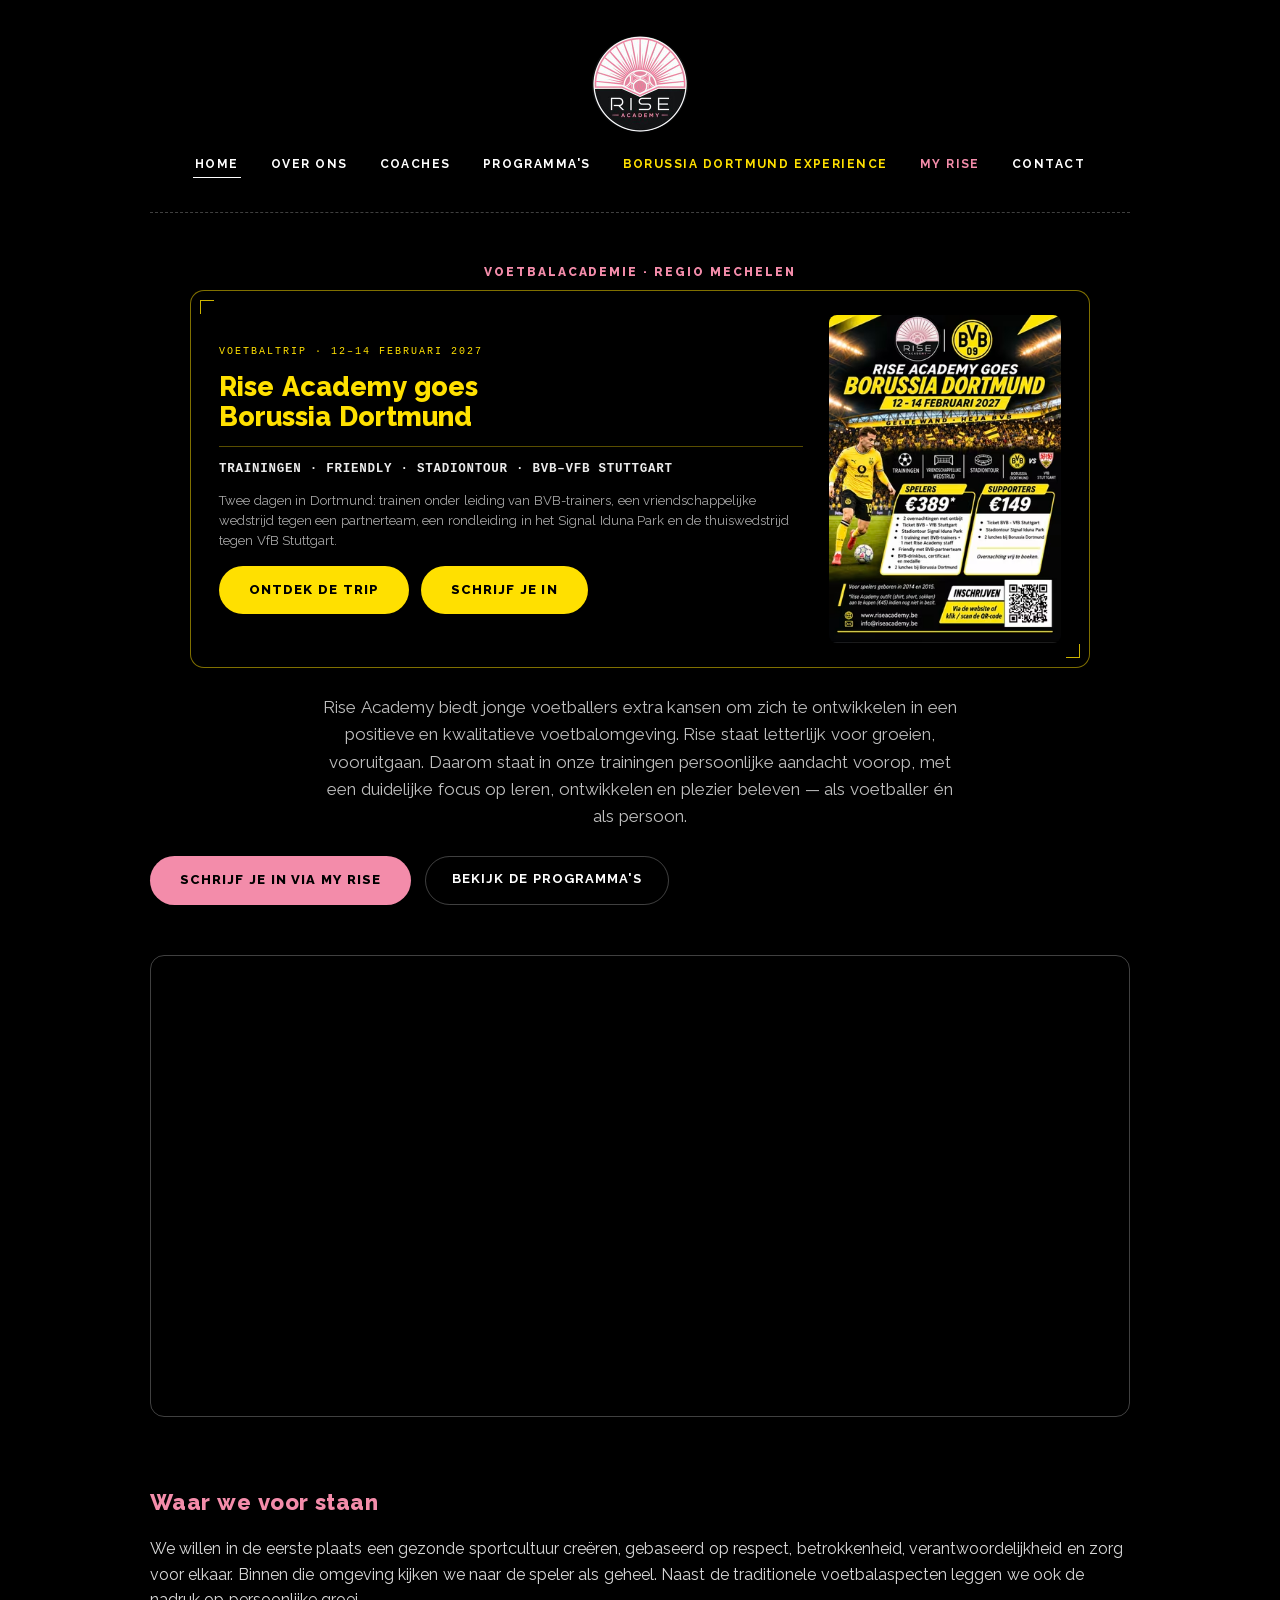
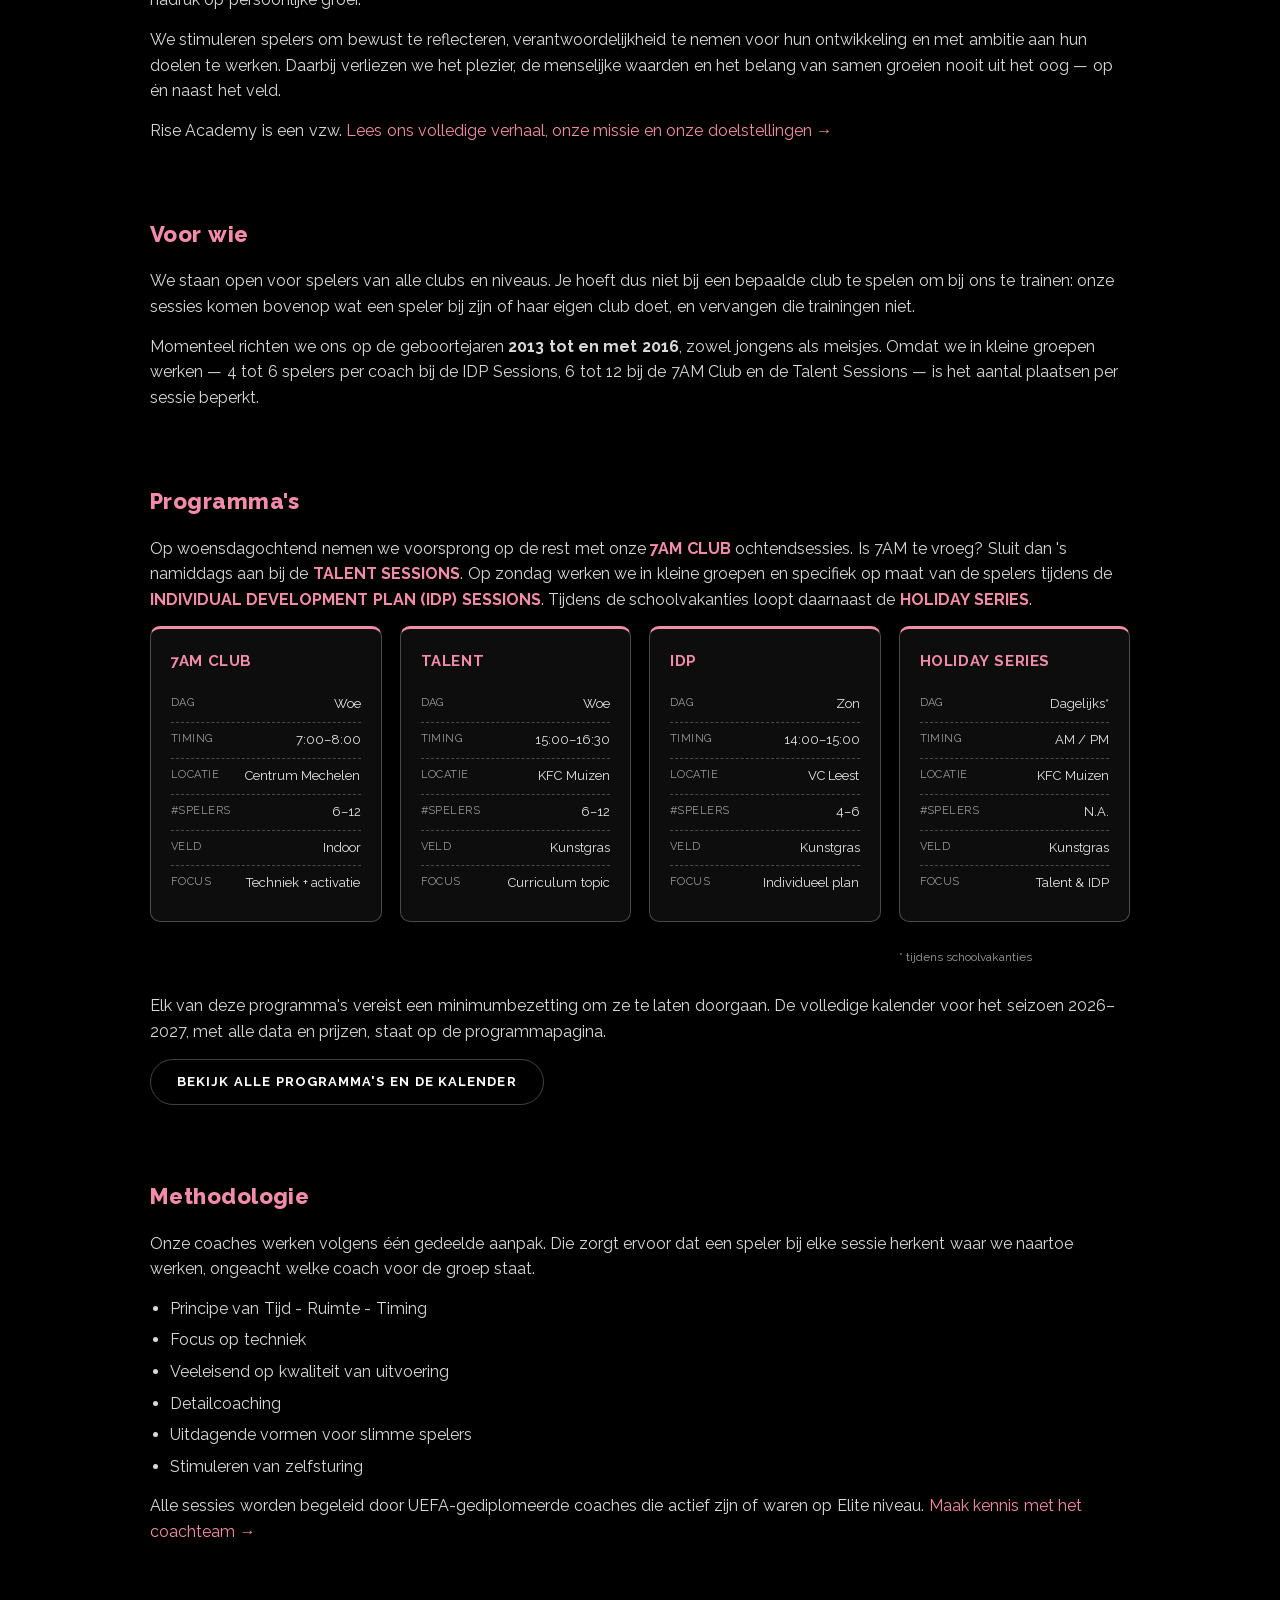
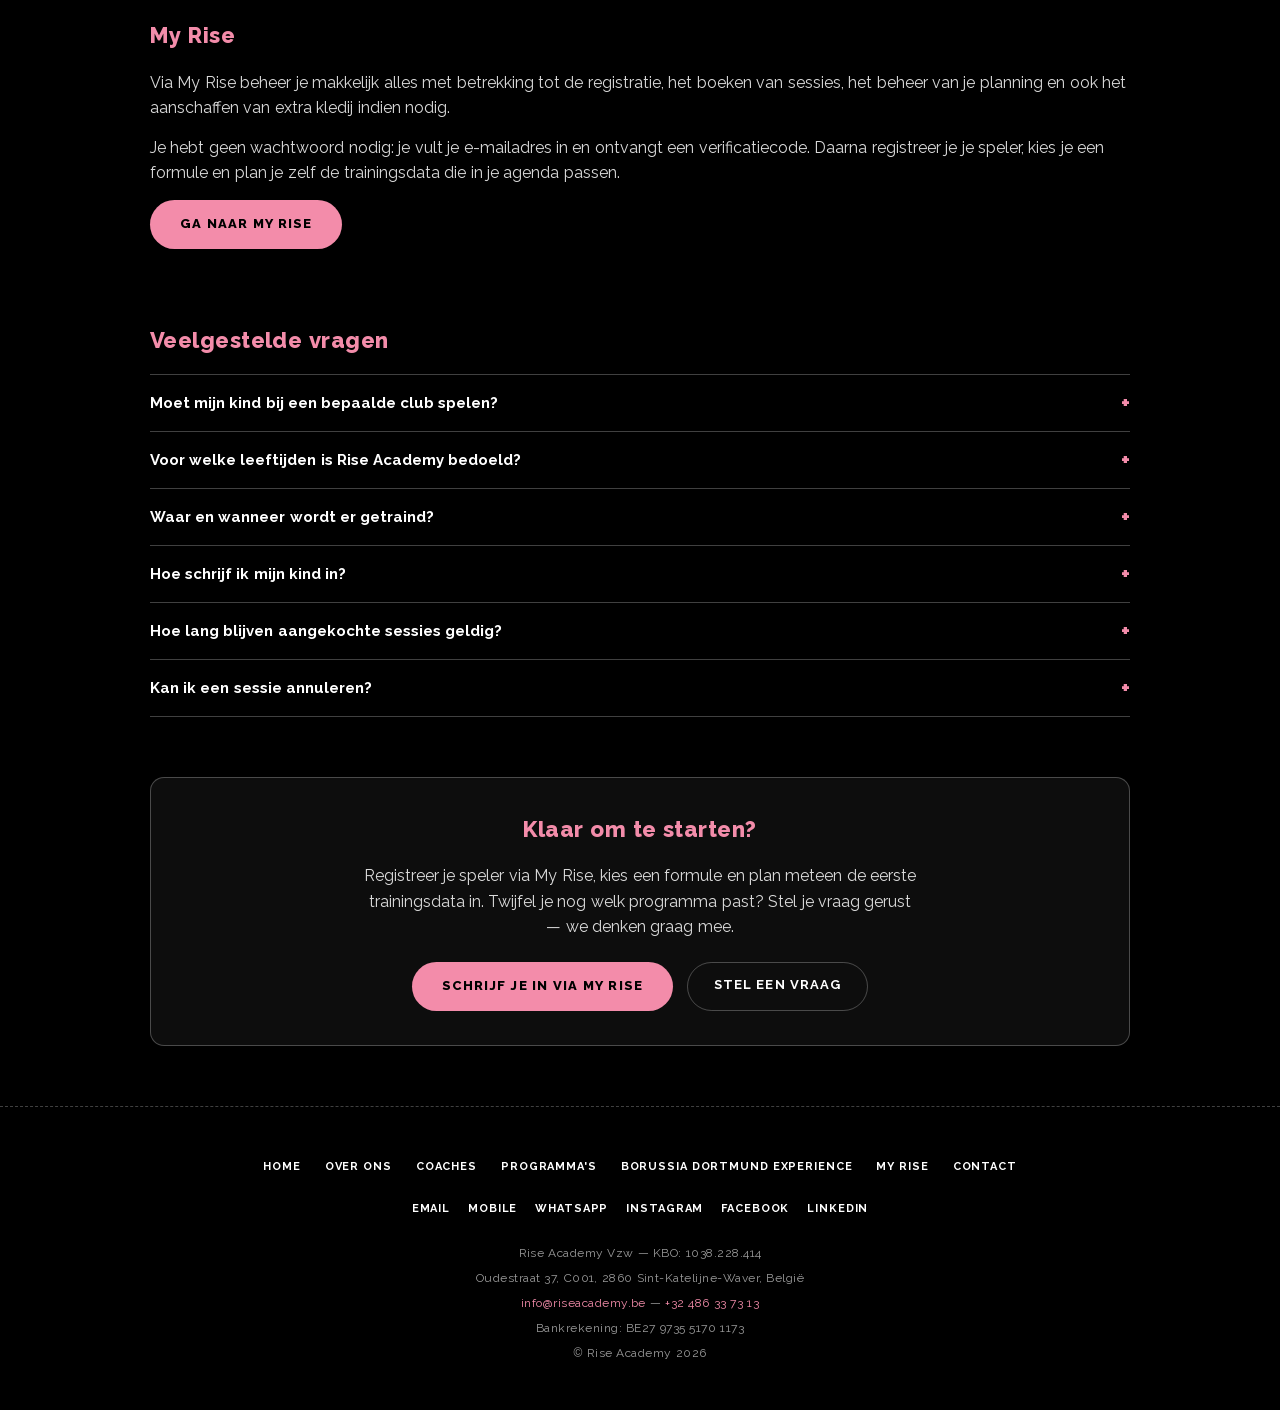
<file: index.html>
<!DOCTYPE html>
<html lang="nl">
<head>
<meta charset="UTF-8">
<meta name="viewport" content="width=device-width, initial-scale=1">
<title>Rise Academy — Voetbalacademie voor jonge spelers in Mechelen</title>
<meta name="description" content="Rise Academy biedt jonge voetballers in Mechelen extra kansen om zich te ontwikkelen: 7AM Club, Talent Sessions en IDP Sessions, begeleid door UEFA-gediplomeerde coaches.">
<link rel="canonical" href="https://riseacademy.be/">
<meta property="og:title" content="Rise Academy — Voetbalacademie voor jonge spelers">
<meta property="og:description" content="Extra kansen om te groeien als voetballer én als persoon. Ontdek onze programma's, coaches en My Rise.">
<meta property="og:type" content="website">
<meta property="og:url" content="https://riseacademy.be/">
<meta property="og:image" content="https://riseacademy.be/assets/images/logo.jpg">
<link rel="preload" href="assets/fonts/raleway.woff2" as="font" type="font/woff2" crossorigin>
<!--css--><style>@font-face{
  font-family:'Raleway';
  font-style:normal;
  font-weight:400 800;
  font-display:swap;
  src:url('assets/fonts/raleway.woff2') format('woff2');
}
:root{
  --black:#000;
  --white:#fff;
  --pink:#F38CAA;
  --pink-deep:#C23D63;
  --grey:#9a9a9a;
  --gold:#D9AE55;
  --bvb:#FFE000;
  --line:rgba(255,255,255,.25);
  --panel:rgba(255,255,255,.05);
  --max:980px;
}
*,*::before,*::after{box-sizing:border-box}
html{scroll-behavior:smooth}
body{
  margin:0;
  background:var(--black);
  color:var(--white);
  font-family:'Raleway',Arial,Helvetica,sans-serif;
  font-weight:400;
  line-height:1.6;
  -webkit-font-smoothing:antialiased;
}
img{max-width:100%;display:block}
a{color:var(--pink);text-decoration:none}
a:hover{text-decoration:underline}
.wrap{max-width:var(--max);margin:0 auto;padding:0 24px}
.site-header{
  padding:36px 24px 18px;
  text-align:center;
}
.logo-badge{
  width:96px;height:96px;
  border-radius:50%;
  overflow:hidden;
  margin:0 auto 18px;
  background:var(--black);
}
.logo-badge img{width:100%;height:100%;object-fit:cover}
nav.site-nav ul{
  list-style:none;
  display:flex;
  flex-wrap:wrap;
  justify-content:center;
  gap:10px 28px;
  margin:0 0 18px;
  padding:0;
}
nav.site-nav a{
  color:var(--white);
  font-size:12px;
  font-weight:700;
  letter-spacing:.12em;
  text-transform:uppercase;
  padding:6px 2px;
}
nav.site-nav a:hover,
nav.site-nav a[aria-current="page"]{
  color:var(--pink);
  text-decoration:none;
  border-bottom:1px solid var(--pink);
}
nav.site-nav a.nav-home{color:var(--white)}
nav.site-nav a.nav-home:hover,
nav.site-nav a.nav-home[aria-current="page"]{
  color:var(--white);
  border-bottom-color:var(--white);
}
nav.site-nav a.nav-myrise{color:var(--pink)}
nav.site-nav a.nav-myrise:hover,
nav.site-nav a.nav-myrise[aria-current="page"]{
  color:var(--pink);
  border-bottom-color:var(--pink);
}
.divider{
  border:none;
  border-top:1px dashed var(--line);
  max-width:var(--max);
  margin:0 auto 40px;
}
.hero{
  text-align:center;
  padding:10px 24px 50px;
}
.hero h1{
  font-size:clamp(28px,4vw,44px);
  font-weight:800;
  color:var(--pink);
  margin:0 0 14px;
  letter-spacing:.01em;
}
.hero p.lede{
  max-width:640px;
  margin:0 auto;
  color:rgba(255,255,255,.75);
  font-size:17px;
}
.photo-band{
  border-radius:14px;
  overflow:hidden;
  border:1px solid var(--line);
  margin:0 0 8px;
}
.photo-band img{
  width:100%;
  height:min(56vh,460px);
  object-fit:cover;
  display:block;
}
.photo-grid-2{
  display:grid;
  grid-template-columns:1fr 1fr;
  gap:20px;
  margin:0 0 8px;
}
.photo-grid-2 .photo-band{margin-bottom:0}
.photo-grid-2 .photo-band img{height:min(50vh,420px)}
@media (max-width:640px){
  .photo-grid-2{grid-template-columns:1fr}
}
section{
  padding:0 24px 60px;
}
section .wrap{padding:0}
h2{
  color:var(--pink);
  font-size:22px;
  font-weight:800;
  letter-spacing:.02em;
  margin:0 0 16px;
}
h3{
  color:var(--white);
  font-size:17px;
  font-weight:700;
  letter-spacing:.04em;
  text-transform:uppercase;
  margin:26px 0 8px;
}
p{margin:0 0 14px;color:rgba(255,255,255,.85)}
ul.plain{margin:0 0 14px;padding-left:20px;color:rgba(255,255,255,.85)}
ul.plain li{margin-bottom:6px}
.eyebrow{
  color:var(--pink);
  font-size:12px;
  font-weight:800;
  letter-spacing:.16em;
  text-transform:uppercase;
  margin-bottom:8px;
  display:block;
}
.btn{
  display:inline-block;
  background:var(--pink);
  color:var(--black);
  font-weight:800;
  font-size:13px;
  letter-spacing:.08em;
  text-transform:uppercase;
  padding:14px 30px;
  border-radius:30px;
  border:none;
  cursor:pointer;
}
.btn:hover{background:#fff;text-decoration:none}
.btn-outline{
  display:inline-block;
  background:transparent;
  color:var(--white);
  font-weight:700;
  font-size:13px;
  letter-spacing:.08em;
  text-transform:uppercase;
  padding:12px 26px;
  border-radius:30px;
  border:1px solid var(--line);
}
.btn-outline:hover{border-color:var(--pink);color:var(--pink);text-decoration:none}
.grid{
  display:grid;
  gap:22px;
  grid-template-columns:repeat(auto-fit,minmax(240px,1fr));
}
.card{
  background:var(--panel);
  border:1px solid var(--line);
  border-radius:10px;
  padding:22px;
}
.card h3{margin-top:0;color:var(--pink)}
.card ul.plain{margin-bottom:0;font-size:14px}
.coaches-grid{
  display:grid;
  gap:24px;
  grid-template-columns:repeat(3,1fr);
  margin-bottom:10px;
}
@media (max-width:800px){
  .coaches-grid{grid-template-columns:repeat(2,1fr)}
}
@media (max-width:560px){
  .coaches-grid{grid-template-columns:1fr}
}
.coach-card{
  background:var(--panel);
  border:1px solid var(--line);
  border-radius:10px;
  padding:20px;
}
.coach-card h3{
  color:var(--pink);
  font-size:17px;
  letter-spacing:.03em;
  margin:0 0 8px;
}
.coach-card ul.plain{
  font-size:13px;
  letter-spacing:.02em;
  text-transform:uppercase;
  color:var(--grey);
  margin-bottom:0;
}
.table-wrap{overflow-x:auto;margin:0 0 20px}
table{
  border-collapse:collapse;
  width:100%;
  font-size:14px;
  min-width:480px;
}
table caption{
  text-align:left;
  color:var(--pink);
  font-weight:700;
  text-transform:uppercase;
  letter-spacing:.06em;
  font-size:12px;
  margin-bottom:8px;
}
th,td{
  border:1px solid var(--line);
  padding:10px 12px;
  text-align:left;
}
th{
  background:var(--panel);
  color:var(--pink);
  text-transform:uppercase;
  font-size:11px;
  letter-spacing:.06em;
}
td{color:rgba(255,255,255,.85)}
.summary-grid{
  display:grid;
  gap:18px;
  grid-template-columns:repeat(4,1fr);
  margin:0 0 20px;
}
@media (max-width:900px){.summary-grid{grid-template-columns:repeat(2,1fr)}}
@media (max-width:520px){.summary-grid{grid-template-columns:1fr}}
.summary-grid-note{grid-column:var(--note-col,4);margin-top:0}
@media (max-width:900px){.summary-grid-note{grid-column:var(--note-col-md,2)}}
@media (max-width:520px){.summary-grid-note{grid-column:1}}
.summary-card{
  background:var(--panel);
  border:1px solid var(--line);
  border-top:3px solid var(--pink);
  border-radius:10px;
  padding:20px;
}
.summary-card h3{
  color:var(--pink);
  margin:0 0 14px;
  font-size:15px;
}
.summary-card dl{margin:0}
.summary-card .row{
  display:flex;
  justify-content:space-between;
  gap:10px;
  padding:7px 0;
  border-top:1px dashed var(--line);
  font-size:13px;
}
.summary-card .row:first-child{border-top:none}
.summary-card .row dt{color:var(--grey);text-transform:uppercase;letter-spacing:.04em;font-size:11px}
.summary-card .row dd{margin:0;text-align:right;color:rgba(255,255,255,.9)}
.cal-dot.dot-game1ai{background:var(--gold)}
.day-detail .session-card .sc-badge.badge-game1ai{border-color:var(--gold);color:var(--gold)}
.info-strip{
  display:flex;
  flex-wrap:wrap;
  gap:0;
  border:1px solid var(--line);
  border-radius:10px;
  overflow:hidden;
  margin:0 0 22px;
}
.info-strip > div{
  flex:1 1 160px;
  padding:16px 20px;
  border-left:1px dashed var(--line);
}
.info-strip > div:first-child{border-left:none}
.info-strip .info-label{
  display:block;
  color:var(--pink);
  font-size:10px;
  font-weight:800;
  letter-spacing:.1em;
  text-transform:uppercase;
  margin-bottom:4px;
}
.info-strip .info-value{font-size:14px;color:#fff}
.profile-line{
  color:var(--pink);
  font-style:normal;
  font-weight:600;
}
.date-chips-group{margin:0 0 22px}
.date-chips-month{
  display:flex;
  align-items:baseline;
  gap:14px;
  margin:14px 0 8px;
}
.date-chips-month .month-label{
  color:var(--grey);
  font-size:11px;
  font-weight:800;
  letter-spacing:.1em;
  text-transform:uppercase;
  min-width:64px;
}
.date-chips{
  display:flex;
  flex-wrap:wrap;
  gap:8px;
}
.date-chip{
  display:inline-block;
  border:1px solid rgba(243,140,170,.5);
  color:#fff;
  background:rgba(243,140,170,.08);
  font-size:12px;
  font-weight:700;
  padding:6px 12px;
  border-radius:20px;
}
.date-chip.is-vacation{
  border-style:dashed;
  background:transparent;
  color:var(--grey);
}
.chips-note{font-size:12px;color:var(--grey);margin:8px 0 0}
.session-cards{
  display:flex;
  flex-direction:column;
  gap:8px;
  margin:0 0 22px;
}
.session-card{
  display:flex;
  align-items:center;
  gap:16px;
  border:1px solid var(--line);
  border-radius:8px;
  padding:12px 16px;
}
.session-card .sc-date{
  min-width:110px;
  font-weight:700;
  font-size:13px;
}
.session-card .sc-date .sc-day{
  display:block;
  color:var(--grey);
  font-size:10px;
  text-transform:uppercase;
  letter-spacing:.08em;
  font-weight:700;
}
.session-card .sc-time{flex:1;font-size:13px;color:rgba(255,255,255,.8)}
.session-card .sc-badge{
  border:1px solid var(--pink);
  color:var(--pink);
  font-size:10px;
  font-weight:800;
  letter-spacing:.08em;
  text-transform:uppercase;
  padding:4px 10px;
  border-radius:20px;
}
.calendar-filters{
  display:flex;
  flex-wrap:wrap;
  gap:10px;
  margin:0 0 26px;
}
.cal-filter{
  display:inline-flex;
  align-items:center;
  gap:8px;
  border:1px solid var(--line);
  color:var(--white);
  font-size:12px;
  font-weight:700;
  letter-spacing:.04em;
  text-transform:uppercase;
  padding:8px 16px;
  border-radius:30px;
  background:transparent;
  cursor:pointer;
}
.cal-filter .cal-swatch{width:11px;height:11px;flex:none;border-radius:3px}
.cal-filter[data-active="true"]{border-color:var(--pink);color:var(--pink)}
.cal-filter[data-active="false"]{opacity:.35}
.cal-months{
  display:grid;
  gap:22px;
  grid-template-columns:repeat(auto-fit,minmax(230px,1fr));
}
.cal-month{
  border:1px solid var(--line);
  border-radius:10px;
  padding:16px;
}
.cal-month h4{
  margin:0 0 12px;
  color:var(--pink);
  font-size:13px;
  font-weight:800;
  letter-spacing:.08em;
  text-transform:uppercase;
  text-align:center;
}
.cal-grid{
  display:grid;
  grid-template-columns:repeat(7,1fr);
  gap:4px;
  text-align:center;
}
.cal-grid .cal-dow{
  font-size:9px;
  color:var(--grey);
  letter-spacing:.04em;
  padding-bottom:4px;
}
.cal-grid .cal-day{
  position:relative;
  aspect-ratio:1/1;
  display:flex;
  align-items:center;
  justify-content:center;
  font-size:11px;
  color:rgba(255,255,255,.55);
  border-radius:6px;
  transition:background-color .15s;
}
.cal-grid .cal-day.empty{visibility:hidden}
.cal-grid .cal-day.has-session{
  color:#fff;
  font-weight:700;
  cursor:pointer;
}
.cal-grid .cal-day.has-session:hover{background:rgba(255,255,255,.1)}
.cal-grid .cal-day.is-selected{
  background:rgba(255,255,255,.05);
  box-shadow:0 0 0 2px var(--pink) inset;
}
.cal-grid .cal-day .cal-dots{
  position:absolute;
  bottom:3px;
  left:50%;
  transform:translateX(-50%);
  display:flex;
  gap:3px;
}
.cal-dot{width:7px;height:7px;border-radius:2px}
.cal-dot.dot-amclub{background:var(--pink)}
.cal-dot.dot-talent{background:#fff}
.cal-dot.dot-idp{background:var(--pink-deep)}
.cal-dot.dot-holiday{background:var(--grey)}
.cal-dot.hidden-type{display:none}
.cal-legend{
  display:flex;
  flex-wrap:wrap;
  gap:16px;
  margin:22px 0 0;
  font-size:11px;
  color:var(--grey);
  text-transform:uppercase;
  letter-spacing:.04em;
}
.cal-legend span{display:inline-flex;align-items:center;gap:6px}
.day-detail-backdrop{
  display:none;
  position:fixed;
  inset:0;
  background:rgba(0,0,0,.75);
  z-index:200;
  align-items:center;
  justify-content:center;
  padding:24px;
}
.day-detail-backdrop.is-open{display:flex}
.day-detail{
  background:#0a0a0a;
  border:1px solid var(--line);
  border-radius:14px;
  padding:26px;
  max-width:520px;
  width:100%;
  max-height:80vh;
  overflow-y:auto;
  box-shadow:0 20px 60px rgba(0,0,0,.6);
}
.day-detail-header{
  display:flex;
  align-items:center;
  justify-content:space-between;
  gap:12px;
  margin-bottom:16px;
}
.day-detail-header h4{
  margin:0;
  color:var(--pink);
  font-size:16px;
  font-weight:700;
  text-transform:none;
  letter-spacing:.01em;
}
.day-detail-close{
  background:none;
  border:1px solid var(--line);
  color:var(--grey);
  font-size:13px;
  line-height:1;
  cursor:pointer;
  padding:6px 10px;
  border-radius:20px;
}
.day-detail-close:hover{border-color:var(--pink);color:var(--pink)}
.day-detail-empty{color:var(--grey);font-size:13px;margin:0}
.day-detail .session-card .sc-badge.badge-amclub{border-color:var(--pink);color:var(--pink)}
.day-detail .session-card .sc-badge.badge-talent{border-color:#fff;color:#fff}
.day-detail .session-card .sc-badge.badge-idp{border-color:var(--pink-deep);color:var(--pink-deep)}
.day-detail .session-card .sc-badge.badge-holiday{border-color:var(--grey);color:var(--grey)}
.social-icons{
  display:flex;
  flex-wrap:wrap;
  justify-content:center;
  gap:18px;
  margin:0 0 34px;
}
.social-icon{
  display:flex;
  flex-direction:column;
  align-items:center;
  gap:8px;
  width:76px;
  color:var(--white);
}
.social-icon svg{width:26px;height:26px;fill:none;stroke:currentColor;stroke-width:1.6}
.social-icon span{font-size:10px;font-weight:700;letter-spacing:.06em;text-transform:uppercase;color:var(--grey)}
.social-icon:hover{color:var(--pink)}
.social-icon:hover span{color:var(--pink)}
.pill-nav{
  display:flex;
  flex-wrap:wrap;
  gap:10px;
  margin:0 0 34px;
}
.pill-nav a{
  border:1px solid var(--line);
  color:var(--white);
  font-size:12px;
  font-weight:700;
  letter-spacing:.06em;
  text-transform:uppercase;
  padding:9px 18px;
  border-radius:30px;
}
.pill-nav a:hover{border-color:var(--pink);color:var(--pink);text-decoration:none}
.program-block{
  border-top:1px dashed var(--line);
  padding-top:40px;
  margin-top:40px;
  scroll-margin-top:24px;
}
.steps{
  display:grid;
  gap:16px;
  grid-template-columns:repeat(4,1fr);
  margin:20px 0 10px;
}
@media (max-width:880px){
  .steps{grid-template-columns:repeat(2,1fr)}
}
@media (max-width:520px){
  .steps{grid-template-columns:1fr}
}
.step-card{
  background:var(--panel);
  border:1px solid var(--line);
  border-radius:10px;
  padding:22px;
}
.step-card .step-num{
  color:var(--pink);
  font-weight:800;
  font-size:12px;
  letter-spacing:.1em;
  text-transform:uppercase;
  margin-bottom:6px;
  display:block;
}
.contact-list{list-style:none;margin:0 0 30px;padding:0}
.contact-list li{
  border-top:1px dashed var(--line);
  padding:14px 0;
  font-size:15px;
}
.contact-list li:first-child{border-top:none}
.contact-list span{
  display:inline-block;
  width:110px;
  color:var(--grey);
  font-size:11px;
  letter-spacing:.08em;
  text-transform:uppercase;
}
.cta-center{text-align:center;margin:28px 0 0}
.contact-form{
  max-width:520px;
  margin:0 0 10px;
}
.contact-form .form-row{
  margin-bottom:18px;
}
.contact-form label{
  display:block;
  color:var(--grey);
  font-size:11px;
  font-weight:700;
  letter-spacing:.08em;
  text-transform:uppercase;
  margin-bottom:8px;
}
.contact-form input,
.contact-form textarea{
  width:100%;
  background:var(--panel);
  border:1px solid var(--line);
  border-radius:8px;
  padding:12px 14px;
  color:#fff;
  font-family:inherit;
  font-size:14px;
  resize:vertical;
}
.contact-form input:focus,
.contact-form textarea:focus{
  outline:none;
  border-color:var(--pink);
}
.contact-form button{margin-bottom:10px}
.myrise-embed{
  border:1px solid var(--line);
  border-radius:14px;
  overflow:hidden;
  margin:0 0 12px;
  background:var(--panel);
}
.myrise-embed iframe{
  width:100%;
  height:min(85vh,900px);
  border:none;
  display:block;
}
.myrise-panel{
  text-align:center;
  background:var(--panel);
  border:1px solid var(--line);
  border-radius:14px;
  padding:50px 30px;
  margin:0 0 40px;
}
.myrise-panel h2{margin-bottom:10px}
footer{
  padding:50px 24px 40px;
  text-align:center;
  border-top:1px dashed var(--line);
  color:var(--grey);
  font-size:12px;
  letter-spacing:.04em;
}
footer p{color:var(--grey);font-size:12px;margin:0 0 6px}
.social-links{
  display:flex;
  justify-content:center;
  gap:18px;
  margin:0 0 26px;
  flex-wrap:wrap;
}
.social-links a{
  color:var(--white);
  font-size:11px;
  font-weight:700;
  letter-spacing:.08em;
  text-transform:uppercase;
}
.social-links a:hover{color:var(--pink);text-decoration:none}
.back-home{
  display:inline-block;
  margin-bottom:26px;
  color:var(--grey);
  font-size:11px;
  letter-spacing:.1em;
  text-transform:uppercase;
}
.back-home:hover{color:var(--pink)}
@media (max-width:600px){
  .site-header{padding:26px 16px 14px}
  section{padding:0 16px 46px}
}
.skip-link{
  position:absolute;left:-9999px;top:0;
  background:var(--pink);color:var(--black);
  padding:12px 20px;border-radius:0 0 8px 0;
  font-weight:800;font-size:13px;letter-spacing:.06em;text-transform:uppercase;
  z-index:100;
}
.skip-link:focus{left:0;text-decoration:none}
a.logo-badge{display:block;text-decoration:none}
a.logo-badge:hover{outline:2px solid var(--pink);outline-offset:3px}
nav.site-nav a:focus-visible,
.skip-link:focus-visible,
footer a:focus-visible{outline:2px solid var(--pink);outline-offset:3px}
.breadcrumb{
  max-width:var(--max);margin:0 auto;padding:14px 24px 0;
  font-size:11px;letter-spacing:.08em;text-transform:uppercase;color:var(--grey);
}
.breadcrumb ol{list-style:none;display:flex;flex-wrap:wrap;gap:8px;margin:0;padding:0}
.breadcrumb li+li::before{content:"›";margin-right:8px;color:var(--grey)}
.breadcrumb a{color:var(--grey)}
.breadcrumb a:hover{color:var(--pink)}
.breadcrumb [aria-current]{color:var(--white)}
.cta-band{
  border:1px solid var(--line);
  border-radius:14px;
  background:var(--panel);
  padding:34px 28px;
  text-align:center;
}
.cta-band h2{margin-top:0}
.cta-band p{max-width:56ch;margin-left:auto;margin-right:auto}
.cta-actions{
  display:flex;flex-wrap:wrap;justify-content:center;
  gap:14px;margin-top:22px;
}
.hero-actions{display:flex;flex-wrap:wrap;gap:14px;margin-top:26px}
.faq{border-top:1px solid var(--line);margin-top:8px}
.faq details{border-bottom:1px solid var(--line);padding:16px 0}
.faq summary{
  cursor:pointer;font-weight:700;font-size:15px;
  list-style:none;display:flex;justify-content:space-between;gap:16px;align-items:center;
}
.faq summary::-webkit-details-marker{display:none}
.faq summary::after{content:"+";color:var(--pink);font-weight:800;font-size:20px;line-height:1}
.faq details[open] summary::after{content:"–"}
.faq summary:hover{color:var(--pink)}
.faq p{margin:12px 0 0;color:#d8d8d8;font-size:14px}
.footer-nav{
  display:flex;justify-content:center;flex-wrap:wrap;
  gap:10px 24px;margin:0 0 24px;padding:0;list-style:none;
}
.footer-nav a{
  color:var(--white);font-size:11px;font-weight:700;
  letter-spacing:.08em;text-transform:uppercase;
}
.footer-nav a:hover{color:var(--pink);text-decoration:none}
@media (max-width:600px){
  .cta-band{padding:26px 18px}
  .hero-actions .btn,.hero-actions .btn-outline,
  .cta-actions .btn,.cta-actions .btn-outline{width:100%;text-align:center}
  .breadcrumb{padding:12px 16px 0}
}
.promo{
  position:relative;
  display:flex;
  align-items:center;
  gap:22px;
  max-width:900px;
  margin:0 auto 30px;
  padding:26px 30px;
  border:1px solid rgba(243,140,170,.45);
  border-radius:14px;
  background:#000;
  color:var(--white);
  text-align:left;
}
.promo:hover{border-color:var(--pink);text-decoration:none}
.promo:focus-visible{outline:2px solid var(--pink);outline-offset:3px}
.promo::before,.promo::after{content:"";position:absolute;width:14px;height:14px;pointer-events:none}
.promo::before{top:9px;left:9px;border-top:1px solid rgba(243,140,170,.75);border-left:1px solid rgba(243,140,170,.75)}
.promo::after{bottom:9px;right:9px;border-bottom:1px solid rgba(243,140,170,.75);border-right:1px solid rgba(243,140,170,.75)}
.promo-body{flex:1 1 auto;display:block;min-width:0}
.promo-lockup{display:flex;align-items:center;gap:12px;margin:0 0 16px}
.promo-g1{
  font-family:ui-monospace,SFMono-Regular,Menlo,Consolas,monospace;
  font-size:15px;letter-spacing:.16em;color:rgba(255,255,255,.92);font-weight:400;
}
.promo-x{color:rgba(255,255,255,.4);font-size:13px}
.promo-lockup img{width:34px;height:34px;border-radius:50%;display:block}
.promo-eyebrow{
  display:block;font-family:ui-monospace,SFMono-Regular,Menlo,Consolas,monospace;
  font-size:10px;letter-spacing:.2em;text-transform:uppercase;color:var(--pink);margin:0 0 10px;
}
.promo-title,.promo-claim{
  display:block;font-size:clamp(19px,2.2vw,25px);font-weight:800;
  line-height:1.14;letter-spacing:-.01em;margin:0;
}
.promo-title{color:var(--white)}
.promo-claim{color:var(--pink);margin-bottom:14px}
.promo-date{
  display:block;font-family:ui-monospace,SFMono-Regular,Menlo,Consolas,monospace;
  font-size:12.5px;font-weight:700;letter-spacing:.06em;text-transform:uppercase;
  color:rgba(255,255,255,.92);padding-top:12px;margin:0 0 16px;
  border-top:1px solid rgba(243,140,170,.3);
}
.promo-listlabel{
  display:block;font-family:ui-monospace,SFMono-Regular,Menlo,Consolas,monospace;
  font-size:9.5px;letter-spacing:.2em;text-transform:uppercase;color:rgba(255,255,255,.45);margin:0 0 8px;
}
.promo-list{display:block;margin:0 0 16px}
.promo-list span{display:block;font-size:13.5px;font-weight:700;color:var(--white);margin:0 0 5px;padding-left:26px;position:relative}
.promo-list span::before{
  content:attr(data-n);position:absolute;left:0;top:1px;
  font-family:ui-monospace,SFMono-Regular,Menlo,Consolas,monospace;
  font-size:9.5px;font-weight:400;color:var(--pink);letter-spacing:.1em;
}
.promo-price{display:flex;align-items:flex-start;gap:18px;margin:0 0 16px;flex-wrap:wrap}
.promo-amount{flex:none}
.promo-amount b{display:block;font-size:30px;font-weight:800;line-height:1;color:var(--white)}
.promo-amount i{
  display:block;font-style:normal;margin-top:4px;
  font-family:ui-monospace,SFMono-Regular,Menlo,Consolas,monospace;
  font-size:9px;letter-spacing:.1em;text-transform:uppercase;color:rgba(255,255,255,.45);
}
.promo-voucher{flex:1 1 240px;border-left:1px solid rgba(243,140,170,.3);padding-left:18px}
.promo-voucher b{display:block;font-size:13.5px;font-weight:700;color:var(--pink);margin:0 0 2px}
.promo-voucher i{display:block;font-style:normal;font-size:12px;color:rgba(255,255,255,.6);line-height:1.45;max-width:38ch;margin-top:5px}
.promo-actions{display:flex;align-items:center;gap:16px;flex-wrap:wrap}
.promo-btn{
  display:inline-block;background:var(--pink);color:#000;
  font-size:12px;font-weight:800;letter-spacing:.09em;text-transform:uppercase;
  padding:13px 24px;border-radius:4px;
}
.promo:hover .promo-btn{background:#fff}
.promo-note{
  font-family:ui-monospace,SFMono-Regular,Menlo,Consolas,monospace;
  font-size:9.5px;letter-spacing:.16em;text-transform:uppercase;color:rgba(255,255,255,.45);
}
.promo-screen{
  flex:none;display:block;width:192px;
  filter:drop-shadow(0 14px 30px rgba(0,0,0,.85));
  line-height:0;
}
.promo-screen img{width:100%;height:auto;display:block}
@media (max-width:820px){
  .promo{flex-direction:column-reverse;align-items:stretch;gap:20px;padding:22px}
  .promo-screen{width:100%;max-width:132px;align-self:center}
  .promo-title,.promo-claim{font-size:20px}
  .promo-voucher{border-left:none;padding-left:0;flex-basis:100%}
  
  .promo-listlabel,.promo-note,.promo-amount i{font-size:10.5px}
  .promo-eyebrow{font-size:10.5px}
}
.prices{
  list-style:none;margin:0 0 14px;padding:0;
  max-width:420px;border-top:1px dashed var(--line);
}
.prices li{
  display:flex;justify-content:space-between;align-items:baseline;gap:16px;
  padding:9px 0;border-bottom:1px dashed var(--line);font-size:14px;
}
.prices li span{color:rgba(255,255,255,.75)}
.prices li b{color:var(--white);font-weight:800;white-space:nowrap}
.prices li.is-highlight span,.prices li.is-highlight b{color:var(--pink)}
body.page-bvb{--pink:var(--bvb)}
body.page-bvb nav.site-nav a.nav-myrise,
body.page-bvb nav.site-nav a.nav-myrise:hover{color:#F38CAA;border-bottom-color:#F38CAA}
body.page-bvb a.logo-badge:hover{outline-color:#F38CAA}
.hero h1.bvb-h1{color:var(--bvb)}
.btn-bvb{background:var(--bvb);color:var(--black)}
.btn-bvb:hover{background:#fff}
.hero-bvb .hero-actions{justify-content:center}
.hero-bvb .btn-outline:hover,.cta-bvb .btn-outline:hover{border-color:var(--bvb);color:var(--bvb)}
nav.site-nav a.nav-bvb{color:var(--bvb);text-align:center}
nav.site-nav a.nav-bvb:hover{color:#fff}
@media (max-width:900px){nav.site-nav a.nav-bvb{display:inline-block}nav.site-nav a.nav-bvb .nav-l2{display:block}}
.bvb-promo{
  position:relative;display:flex;align-items:center;gap:26px;
  max-width:900px;margin:0 auto 26px;padding:24px 28px;
  border:1px solid rgba(255,224,0,.5);border-radius:14px;
  background:#000;color:var(--white);text-align:left;
}
.bvb-promo::before,.bvb-promo::after{content:"";position:absolute;width:14px;height:14px;pointer-events:none}
.bvb-promo::before{top:9px;left:9px;border-top:1px solid rgba(255,224,0,.8);border-left:1px solid rgba(255,224,0,.8)}
.bvb-promo::after{bottom:9px;right:9px;border-bottom:1px solid rgba(255,224,0,.8);border-right:1px solid rgba(255,224,0,.8)}
.bvb-flyer{
  flex:none;display:block;width:232px;border-radius:8px;overflow:hidden;
  box-shadow:0 10px 28px rgba(0,0,0,.7);line-height:0;
}
.bvb-flyer img{width:100%;height:auto;display:block}
.bvb-body{flex:1 1 auto;display:block;min-width:0}
.bvb-eyebrow{
  display:block;font-family:ui-monospace,SFMono-Regular,Menlo,Consolas,monospace;
  font-size:10px;letter-spacing:.2em;text-transform:uppercase;color:var(--bvb);margin:0 0 12px;
}
.bvb-title{display:block;font-size:clamp(20px,2.4vw,27px);font-weight:800;line-height:1.12;color:var(--bvb);margin:0 0 4px}
.bvb-title em{font-style:normal;color:var(--bvb);display:block}
.bvb-date{
  display:block;font-family:ui-monospace,SFMono-Regular,Menlo,Consolas,monospace;
  font-size:12.5px;font-weight:700;letter-spacing:.06em;text-transform:uppercase;
  color:rgba(255,255,255,.92);padding-top:12px;margin:14px 0 12px;
  border-top:1px solid rgba(255,224,0,.35);
}
.bvb-sub{display:block;font-size:13px;line-height:1.55;color:rgba(255,255,255,.66);margin:0 0 14px}
.bvb-actions{display:flex;flex-wrap:wrap;gap:12px;margin-top:4px}
.bvb-flyer:hover{box-shadow:0 10px 28px rgba(255,224,0,.28)}
.bvb-flyer:focus-visible{outline:2px solid var(--bvb);outline-offset:3px}
.bvb-toc{border:1px solid rgba(255,224,0,.35);border-radius:14px;background:var(--panel);padding:20px 22px}
.bvb-toc h2{
  font-family:ui-monospace,SFMono-Regular,Menlo,Consolas,monospace;
  font-size:11px;letter-spacing:.2em;text-transform:uppercase;color:var(--bvb);
  margin:0 0 14px;border:none;padding:0;
}
.bvb-toc ul{list-style:none;display:flex;flex-wrap:wrap;gap:9px 10px;margin:0;padding:0}
.bvb-toc a{
  display:block;padding:8px 15px;border-radius:30px;
  border:1px solid rgba(255,224,0,.4);
  font-size:12.5px;font-weight:700;color:rgba(255,255,255,.9);
}
.bvb-toc a:hover,.bvb-toc a:focus-visible{background:var(--bvb);border-color:var(--bvb);color:var(--black);text-decoration:none}
.bvb-rekening{
  margin:16px 0 0;padding:16px 18px;border-radius:12px;
  border:1px solid rgba(255,224,0,.35);background:var(--panel);
}
.bvb-rekening dt{
  font-family:ui-monospace,SFMono-Regular,Menlo,Consolas,monospace;
  font-size:10px;letter-spacing:.2em;text-transform:uppercase;color:var(--bvb);margin:0 0 4px;
}
.bvb-rekening dd{margin:0 0 14px;font-size:15px;color:var(--white)}
.bvb-rekening dd:last-of-type{margin-bottom:0}
.bvb-rekening .iban{font-family:ui-monospace,SFMono-Regular,Menlo,Consolas,monospace;font-size:17px;font-weight:700;letter-spacing:.04em}
.bvb-rekening .mededeling{font-family:ui-monospace,SFMono-Regular,Menlo,Consolas,monospace;font-size:14px;color:var(--bvb)}
main section[id]{scroll-margin-top:16px}
.bvb-cards{display:grid;gap:20px;grid-template-columns:1fr 1fr;margin:0 0 22px}
.bvb-card{
  background:var(--panel);border:1px solid var(--line);
  border-top:3px solid var(--bvb);border-radius:10px;padding:22px;
}
.bvb-card h3{color:var(--bvb);margin:0 0 4px;font-size:15px}
.bvb-card .bedrag{display:block;font-size:34px;font-weight:800;line-height:1;margin:0 0 16px;color:var(--white)}
.bvb-card ul{list-style:none;margin:0;padding:0}
.bvb-card li{position:relative;padding:0 0 0 20px;margin:0 0 9px;font-size:14px;line-height:1.5;color:rgba(255,255,255,.85)}
.bvb-card li::before{content:"";position:absolute;left:0;top:8px;width:7px;height:7px;border-radius:50%;background:var(--bvb)}
@media (max-width:640px){.bvb-cards{grid-template-columns:1fr}}
@media (max-width:820px){
  .bvb-promo{flex-direction:column-reverse;align-items:stretch;gap:18px;padding:22px}
  .bvb-flyer{width:100%;max-width:240px;align-self:center}
  .bvb-title{font-size:21px}
  .bvb-actions{justify-content:center}
}
@media (max-width:420px){
  .bvb-actions{flex-direction:column}
  .bvb-actions .btn{width:100%;text-align:center}
}</style><!--/css-->
<script type="application/ld+json">
{
  "@context": "https://schema.org",
  "@type": "SportsActivityLocation",
  "name": "Rise Academy",
  "url": "https://riseacademy.be/",
  "image": "https://riseacademy.be/assets/images/logo.jpg",
  "email": "info@riseacademy.be",
  "telephone": "+32486337313",
  "address": {"@type": "PostalAddress", "streetAddress": "Oudestraat 37, C001", "postalCode": "2860", "addressLocality": "Sint-Katelijne-Waver", "addressCountry": "BE"},
  "sameAs": [
    "https://www.instagram.com/riseacademy.be",
    "https://www.facebook.com/profile.php?id=61588102003054"
  ]
}
</script>
<script type="application/ld+json">
{
  "@context": "https://schema.org",
  "@type": "FAQPage",
  "mainEntity": [
    {
      "@type": "Question",
      "name": "Moet mijn kind bij een bepaalde club spelen?",
      "acceptedAnswer": {
        "@type": "Answer",
        "text": "Nee. We staan open voor spelers van alle clubs en niveaus. Onze sessies komen bovenop de clubtraining en vervangen die niet."
      }
    },
    {
      "@type": "Question",
      "name": "Voor welke leeftijden is Rise Academy bedoeld?",
      "acceptedAnswer": {
        "@type": "Answer",
        "text": "We richten ons momenteel op de geboortejaren 2013 tot en met 2016, jongens en meisjes."
      }
    },
    {
      "@type": "Question",
      "name": "Waar en wanneer wordt er getraind?",
      "acceptedAnswer": {
        "@type": "Answer",
        "text": "De 7AM Club traint op woensdagochtend van 7:00 tot 8:00 indoor in het centrum van Mechelen. De Talent Sessions volgen op woensdagnamiddag van 15:00 tot 16:30 bij KFC Muizen. De IDP Sessions gaan door op zondag van 14:00 tot 15:00 bij VC Leest. Tijdens de schoolvakanties loopt de Holiday Series bij KFC Muizen."
      }
    },
    {
      "@type": "Question",
      "name": "Hoe schrijf ik mijn kind in?",
      "acceptedAnswer": {
        "@type": "Answer",
        "text": "Registreren gebeurt volledig via My Rise. Je vult je e-mailadres in, registreert je speler, kiest een formule en plant vervolgens zelf de trainingsdata in."
      }
    },
    {
      "@type": "Question",
      "name": "Hoe lang blijven aangekochte sessies geldig?",
      "acceptedAnswer": {
        "@type": "Answer",
        "text": "Je sessies blijven het volledige seizoen 2026–2027 geldig. Ze vervallen dus niet per maand of per reeks."
      }
    },
    {
      "@type": "Question",
      "name": "Kan ik een sessie annuleren?",
      "acceptedAnswer": {
        "@type": "Answer",
        "text": "Ja. Voor de 7AM Club en de Talent Sessions kan dat tot 12 uur op voorhand, voor de IDP Sessions tot 48 uur op voorhand. Bij ziekte of blessure neem je best rechtstreeks contact met ons op."
      }
    }
  ]
}
</script>
</head>
<body>

<a class="skip-link" href="#content">Naar de inhoud</a>

<header class="site-header">
  <a class="logo-badge" href="index.html" aria-label="Rise Academy — naar de homepagina"><img src="assets/images/logo-192.jpg" alt="Rise Academy logo" width="96" height="96"></a>
  <nav class="site-nav" aria-label="Hoofdmenu">
    <ul>
      <li><a href="index.html" class="nav-home" aria-current="page">Home</a></li>
      <li><a href="over-ons.html">Over ons</a></li>
      <li><a href="coaches.html">Coaches</a></li>
      <li><a href="programmas.html">Programma's</a></li>
      <li><a href="bvb.html" class="nav-bvb">Borussia Dortmund <span class="nav-l2">Experience</span></a></li>
      <li><a href="my-rise.html" class="nav-myrise">My Rise</a></li>
      <li><a href="contact.html">Contact</a></li>
    </ul>
  </nav>
</header>
<hr class="divider">

<main id="content">
  <section class="hero">
    <div class="wrap">
      <span class="eyebrow">Voetbalacademie · regio Mechelen</span>
      <div class="bvb-promo">
        <div class="bvb-body">
          <span class="bvb-eyebrow">Voetbaltrip &middot; 12&ndash;14 februari 2027</span>
          <span class="bvb-title">Rise Academy goes<em>Borussia Dortmund</em></span>
          <span class="bvb-date">Trainingen &middot; Friendly &middot; Stadiontour &middot; BVB&ndash;VfB Stuttgart</span>
          <span class="bvb-sub">Twee dagen in Dortmund: trainen onder leiding van BVB-trainers, een vriendschappelijke wedstrijd tegen een partnerteam, een rondleiding in het Signal Iduna Park en de thuiswedstrijd tegen VfB Stuttgart.</span>
          <span class="bvb-actions">
            <a href="bvb.html" class="btn btn-bvb">Ontdek de trip</a>
            <a href="https://forms.gle/NgrN28SZeVnuKRs37" target="_blank" rel="noopener" class="btn btn-bvb">Schrijf je in</a>
          </span>
        </div>
        <a class="bvb-flyer" href="bvb.html" aria-label="Borussia Dortmund Experience, 12 tot 14 februari 2027 — bekijk de trip">
          <picture>
            <source type="image/avif" srcset="assets/images/bvb-flyer-v4-320.avif 320w, assets/images/bvb-flyer-v4-520.avif 520w" sizes="(max-width:820px) 240px, 232px">
            <img src="assets/images/bvb-flyer-v4-520.jpg" srcset="assets/images/bvb-flyer-v4-320.jpg 320w, assets/images/bvb-flyer-v4-520.jpg 520w" sizes="(max-width:820px) 240px, 232px" width="520" height="735" loading="lazy" decoding="async" alt="Flyer Rise Academy goes Borussia Dortmund, 12 tot 14 februari 2027">
          </picture>
        </a>
      </div>
      <a class="promo" href="my-rise.html" id="promoGame1" data-tot="2026-09-27">
        <span class="promo-body">
          <span class="promo-lockup">
            <span class="promo-g1">GAME(1).AI</span>
            <span class="promo-x">&times;</span>
            <img src="assets/images/logo-192.jpg" alt="" width="34" height="34" loading="lazy" decoding="async">
          </span>
          <span class="promo-eyebrow">Exclusief event &middot; AI-spelersanalyse</span>
          <span class="promo-title">Discover your potential.</span>
          <span class="promo-claim">Datagedreven spelersanalyse met AI</span>
          <span class="promo-date">Zondag 27 sept 2026 &middot; 13:00&ndash;15:00 &middot; VC Leest &middot; U11&ndash;U14</span>
          <span class="promo-listlabel">Wat je krijgt</span>
          <span class="promo-list">
            <span data-n="01">Performance rapport</span>
            <span data-n="02">Persoonlijk ontwikkelingsplan</span>
            <span data-n="03">Digitale spelerskaart om te delen</span>
          </span>
          <span class="promo-price">
            <span class="promo-amount"><b>&euro;35</b><i>Assessment + rapport</i></span>
            <span class="promo-voucher">
              <b>Incl. &euro;20 voucher</b>
              <b>Gratis voor Rise Academy leden</b>
              <i>Voucher voor je 1ste registratie Talent of IDP &middot; gratis voor leden met 5 Talent- of IDP-sessies</i>
            </span>
          </span>
          <span class="promo-actions">
            <span class="promo-btn">Boek je Game1.AI testing &rarr;</span>
            <span class="promo-note">Beperkt aantal plaatsen</span>
          </span>
        </span>
        <span class="promo-screen">
          <picture>
            <source type="image/avif" srcset="assets/images/game1-iphone-340.avif 340w, assets/images/game1-iphone-560.avif 560w" sizes="(max-width:820px) 132px, 192px">
            <img src="assets/images/game1-iphone-560.jpg" srcset="assets/images/game1-iphone-340.jpg 340w, assets/images/game1-iphone-560.jpg 560w" sizes="(max-width:820px) 132px, 192px" width="560" height="1155" loading="lazy" decoding="async" alt="Telefoon die tijdens een sprinttest een speler doormeet, met de bewegingspunten van de AI over het beeld">
          </picture>
        </span>
      </a>
      <script>
      /* Verbergt de aankondiging zodra het event voorbij is, zodat er geen
         verlopen datum blijft staan. Staat vlak na het element zelf, zodat
         er geen sprong in de opmaak ontstaat. */
      (function(){var a=document.getElementById('promoGame1');
        if(a && new Date() > new Date(a.dataset.tot+'T23:59:59')) a.remove();})();
      </script>
      <p class="lede">Rise Academy biedt jonge voetballers extra kansen om zich te ontwikkelen in een positieve en kwalitatieve voetbalomgeving. Rise staat letterlijk voor groeien, vooruitgaan. Daarom staat in onze trainingen persoonlijke aandacht voorop, met een duidelijke focus op leren, ontwikkelen en plezier beleven — als voetballer én als persoon.</p>
      <div class="hero-actions">
        <a href="my-rise.html" class="btn">Schrijf je in via My Rise</a>
        <a href="programmas.html" class="btn-outline">Bekijk de programma's</a>
      </div>
    </div>
  </section>

  <section>
    <div class="wrap">
      <div class="photo-band">
        <picture>
          <source type="image/avif" srcset="assets/images/action-team-480.avif 480w, assets/images/action-team-800.avif 800w, assets/images/action-team-1200.avif 1200w" sizes="(max-width:980px) calc(100vw - 48px), 932px">
          <img src="assets/images/action-team.jpg" srcset="assets/images/action-team-480.jpg 480w, assets/images/action-team-800.jpg 800w, assets/images/action-team.jpg 1200w" sizes="(max-width:980px) calc(100vw - 48px), 932px"
               width="1200" height="647" fetchpriority="high" decoding="async"
               alt="Spelers van Rise Academy tijdens een wedstrijdvorm op kunstgras">
        </picture>
      </div>
    </div>
  </section>

  <section>
    <div class="wrap">
      <h2>Waar we voor staan</h2>
      <p>We willen in de eerste plaats een gezonde sportcultuur creëren, gebaseerd op respect, betrokkenheid, verantwoordelijkheid en zorg voor elkaar. Binnen die omgeving kijken we naar de speler als geheel. Naast de traditionele voetbalaspecten leggen we ook de nadruk op persoonlijke groei.</p>
      <p>We stimuleren spelers om bewust te reflecteren, verantwoordelijkheid te nemen voor hun ontwikkeling en met ambitie aan hun doelen te werken. Daarbij verliezen we het plezier, de menselijke waarden en het belang van samen groeien nooit uit het oog — op én naast het veld.</p>
      <p>Rise Academy is een vzw. <a href="over-ons.html">Lees ons volledige verhaal, onze missie en onze doelstellingen →</a></p>
    </div>
  </section>

  <section>
    <div class="wrap">
      <h2>Voor wie</h2>
      <p>We staan open voor spelers van alle clubs en niveaus. Je hoeft dus niet bij een bepaalde club te spelen om bij ons te trainen: onze sessies komen bovenop wat een speler bij zijn of haar eigen club doet, en vervangen die trainingen niet.</p>
      <p>Momenteel richten we ons op de geboortejaren <strong>2013 tot en met 2016</strong>, zowel jongens als meisjes. Omdat we in kleine groepen werken — 4 tot 6 spelers per coach bij de IDP Sessions, 6 tot 12 bij de 7AM Club en de Talent Sessions — is het aantal plaatsen per sessie beperkt.</p>
    </div>
  </section>

  <section>
    <div class="wrap">
      <h2>Programma's</h2>
      <p>Op woensdagochtend nemen we voorsprong op de rest met onze <a href="programmas.html#amclub"><strong>7AM CLUB</strong></a> ochtendsessies. Is 7AM te vroeg? Sluit dan 's namiddags aan bij de <a href="programmas.html#talent"><strong>TALENT SESSIONS</strong></a>. Op zondag werken we in kleine groepen en specifiek op maat van de spelers tijdens de <a href="programmas.html#idp"><strong>INDIVIDUAL DEVELOPMENT PLAN (IDP) SESSIONS</strong></a>. Tijdens de schoolvakanties loopt daarnaast de <a href="programmas.html#holidayseries"><strong>HOLIDAY SERIES</strong></a>.</p>

      <div class="summary-grid">
        <div class="summary-card">
          <h3>7AM Club</h3>
          <dl>
            <div class="row"><dt>Dag</dt><dd>Woe</dd></div>
            <div class="row"><dt>Timing</dt><dd>7:00–8:00</dd></div>
            <div class="row"><dt>Locatie</dt><dd>Centrum Mechelen</dd></div>
            <div class="row"><dt>#Spelers</dt><dd>6–12</dd></div>
            <div class="row"><dt>Veld</dt><dd>Indoor</dd></div>
            <div class="row"><dt>Focus</dt><dd>Techniek + activatie</dd></div>
          </dl>
        </div>
        <div class="summary-card">
          <h3>Talent</h3>
          <dl>
            <div class="row"><dt>Dag</dt><dd>Woe</dd></div>
            <div class="row"><dt>Timing</dt><dd>15:00–16:30</dd></div>
            <div class="row"><dt>Locatie</dt><dd>KFC Muizen</dd></div>
            <div class="row"><dt>#Spelers</dt><dd>6–12</dd></div>
            <div class="row"><dt>Veld</dt><dd>Kunstgras</dd></div>
            <div class="row"><dt>Focus</dt><dd>Curriculum topic</dd></div>
          </dl>
        </div>
        <div class="summary-card">
          <h3>IDP</h3>
          <dl>
            <div class="row"><dt>Dag</dt><dd>Zon</dd></div>
            <div class="row"><dt>Timing</dt><dd>14:00–15:00</dd></div>
            <div class="row"><dt>Locatie</dt><dd>VC Leest</dd></div>
            <div class="row"><dt>#Spelers</dt><dd>4–6</dd></div>
            <div class="row"><dt>Veld</dt><dd>Kunstgras</dd></div>
            <div class="row"><dt>Focus</dt><dd>Individueel plan</dd></div>
          </dl>
        </div>
        <div class="summary-card">
          <h3>Holiday Series</h3>
          <dl>
            <div class="row"><dt>Dag</dt><dd>Dagelijks*</dd></div>
            <div class="row"><dt>Timing</dt><dd>AM / PM</dd></div>
            <div class="row"><dt>Locatie</dt><dd>KFC Muizen</dd></div>
            <div class="row"><dt>#Spelers</dt><dd>N.A.</dd></div>
            <div class="row"><dt>Veld</dt><dd>Kunstgras</dd></div>
            <div class="row"><dt>Focus</dt><dd>Talent &amp; IDP</dd></div>
          </dl>
        </div>

        <p class="chips-note summary-grid-note">* tijdens schoolvakanties</p>
      </div>

      <p style="margin-top:26px">Elk van deze programma's vereist een minimumbezetting om ze te laten doorgaan. De volledige kalender voor het seizoen 2026–2027, met alle data en prijzen, staat op de programmapagina.</p>
      <p><a href="programmas.html" class="btn-outline">Bekijk alle programma's en de kalender</a></p>
    </div>
  </section>

  <section>
    <div class="wrap">
      <h2>Methodologie</h2>
      <p>Onze coaches werken volgens één gedeelde aanpak. Die zorgt ervoor dat een speler bij elke sessie herkent waar we naartoe werken, ongeacht welke coach voor de groep staat.</p>
      <ul class="plain">
        <li>Principe van Tijd - Ruimte - Timing</li>
        <li>Focus op techniek</li>
        <li>Veeleisend op kwaliteit van uitvoering</li>
        <li>Detailcoaching</li>
        <li>Uitdagende vormen voor slimme spelers</li>
        <li>Stimuleren van zelfsturing</li>
      </ul>
      <p>Alle sessies worden begeleid door UEFA-gediplomeerde coaches die actief zijn of waren op Elite niveau. <a href="coaches.html">Maak kennis met het coachteam →</a></p>
    </div>
  </section>

  <section>
    <div class="wrap">
      <h2>My Rise</h2>
      <p>Via My Rise beheer je makkelijk alles met betrekking tot de registratie, het boeken van sessies, het beheer van je planning en ook het aanschaffen van extra kledij indien nodig.</p>
      <p>Je hebt geen wachtwoord nodig: je vult je e-mailadres in en ontvangt een verificatiecode. Daarna registreer je je speler, kies je een formule en plan je zelf de trainingsdata die in je agenda passen.</p>
      <p><a href="my-rise.html" class="btn">Ga naar My Rise</a></p>
    </div>
  </section>

  <section>
    <div class="wrap">
      <h2>Veelgestelde vragen</h2>
      <div class="faq">
        <details>
          <summary>Moet mijn kind bij een bepaalde club spelen?</summary>
          <p>Nee. We staan open voor spelers van alle clubs en niveaus. Onze sessies komen bovenop de clubtraining en vervangen die niet.</p>
        </details>
        <details>
          <summary>Voor welke leeftijden is Rise Academy bedoeld?</summary>
          <p>We richten ons momenteel op de geboortejaren 2013 tot en met 2016, jongens en meisjes.</p>
        </details>
        <details>
          <summary>Waar en wanneer wordt er getraind?</summary>
          <p>De 7AM Club traint op woensdagochtend van 7:00 tot 8:00 indoor in het centrum van Mechelen. De Talent Sessions volgen op woensdagnamiddag van 15:00 tot 16:30 bij KFC Muizen. De IDP Sessions gaan door op zondag van 14:00 tot 15:00 bij VC Leest. Tijdens de schoolvakanties loopt de Holiday Series bij KFC Muizen.</p>
        </details>
        <details>
          <summary>Hoe schrijf ik mijn kind in?</summary>
          <p>Registreren gebeurt volledig via <a href="my-rise.html">My Rise</a>. Je vult je e-mailadres in, registreert je speler, kiest een formule en plant vervolgens zelf de trainingsdata in.</p>
        </details>
        <details>
          <summary>Hoe lang blijven aangekochte sessies geldig?</summary>
          <p>Je sessies blijven het volledige seizoen 2026–2027 geldig. Ze vervallen dus niet per maand of per reeks.</p>
        </details>
        <details>
          <summary>Kan ik een sessie annuleren?</summary>
          <p>Ja. Voor de 7AM Club en de Talent Sessions kan dat tot 12 uur op voorhand, voor de IDP Sessions tot 48 uur op voorhand. Bij ziekte of blessure neem je best rechtstreeks contact met ons op.</p>
        </details>
      </div>
    </div>
  </section>

  <section>
    <div class="wrap">
      <div class="cta-band">
        <h2>Klaar om te starten?</h2>
        <p>Registreer je speler via My Rise, kies een formule en plan meteen de eerste trainingsdata in. Twijfel je nog welk programma past? Stel je vraag gerust — we denken graag mee.</p>
        <div class="cta-actions">
          <a href="my-rise.html" class="btn">Schrijf je in via My Rise</a>
          <a href="contact.html" class="btn-outline">Stel een vraag</a>
        </div>
      </div>
    </div>
  </section>
</main>

<footer>
  <nav aria-label="Voettekstnavigatie">
    <ul class="footer-nav">
      <li><a href="index.html">Home</a></li>
      <li><a href="over-ons.html">Over ons</a></li>
      <li><a href="coaches.html">Coaches</a></li>
      <li><a href="programmas.html">Programma's</a></li>
      <li><a href="bvb.html">Borussia Dortmund Experience</a></li>
      <li><a href="my-rise.html">My Rise</a></li>
      <li><a href="contact.html">Contact</a></li>
    </ul>
  </nav>
  <div class="social-links">
    <a href="mailto:info@riseacademy.be">Email</a>
    <a href="tel:+32486337313">Mobile</a>
    <a href="https://wa.me/32486337313" target="_blank" rel="noopener">WhatsApp</a>
    <a href="https://www.instagram.com/riseacademy.be" target="_blank" rel="noopener">Instagram</a>
    <a href="https://www.facebook.com/profile.php?id=61588102003054" target="_blank" rel="noopener">Facebook</a>
    <a href="https://www.linkedin.com/in/jelle-van-camp-3b040119/" target="_blank" rel="noopener">LinkedIn</a>
  </div>
  <p>Rise Academy Vzw — KBO: 1038.228.414</p>
  <p>Oudestraat 37, C001, 2860 Sint-Katelijne-Waver, België</p>
  <p><a href="mailto:info@riseacademy.be">info@riseacademy.be</a> — <a href="tel:+32486337313">+32 486 33 73 13</a></p>
  <p>Bankrekening: BE27 9735 5170 1173</p>
  <p>&copy; Rise Academy 2026</p>
</footer>

</body>
</html>
</file>
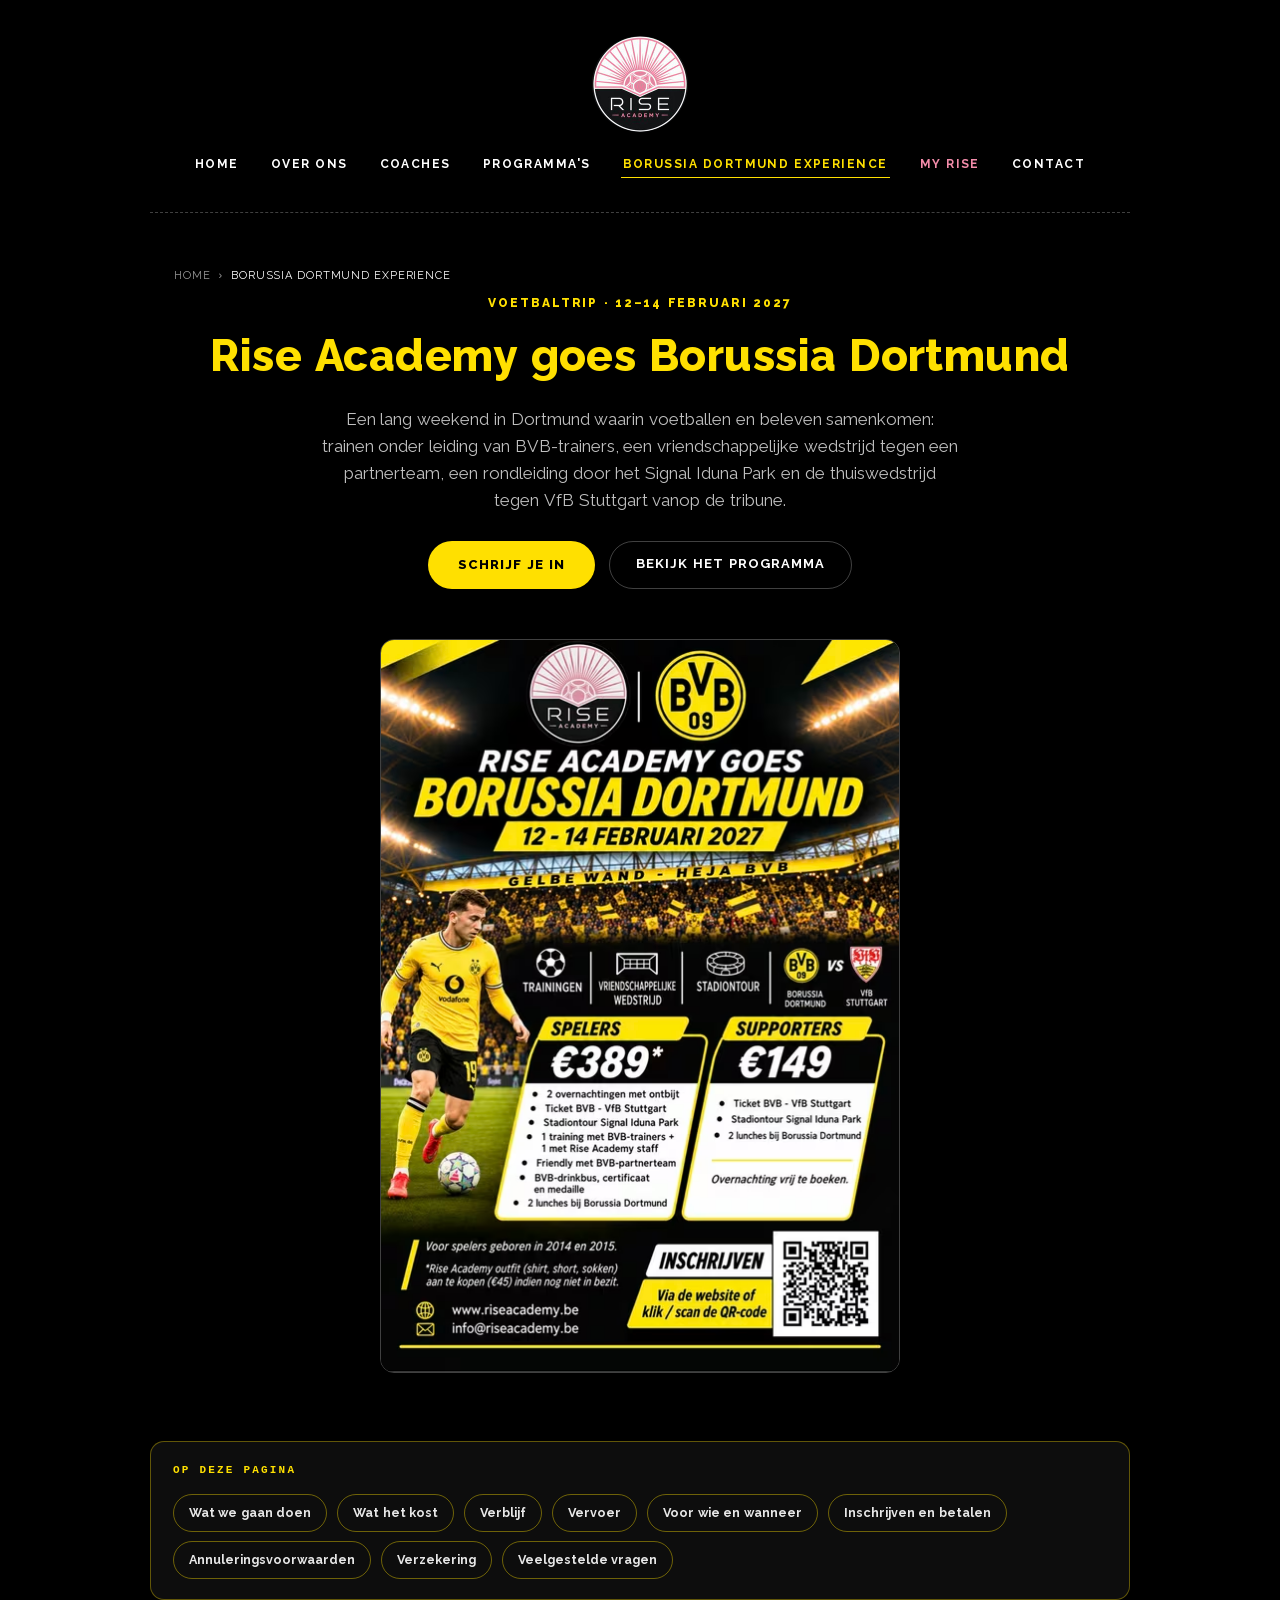
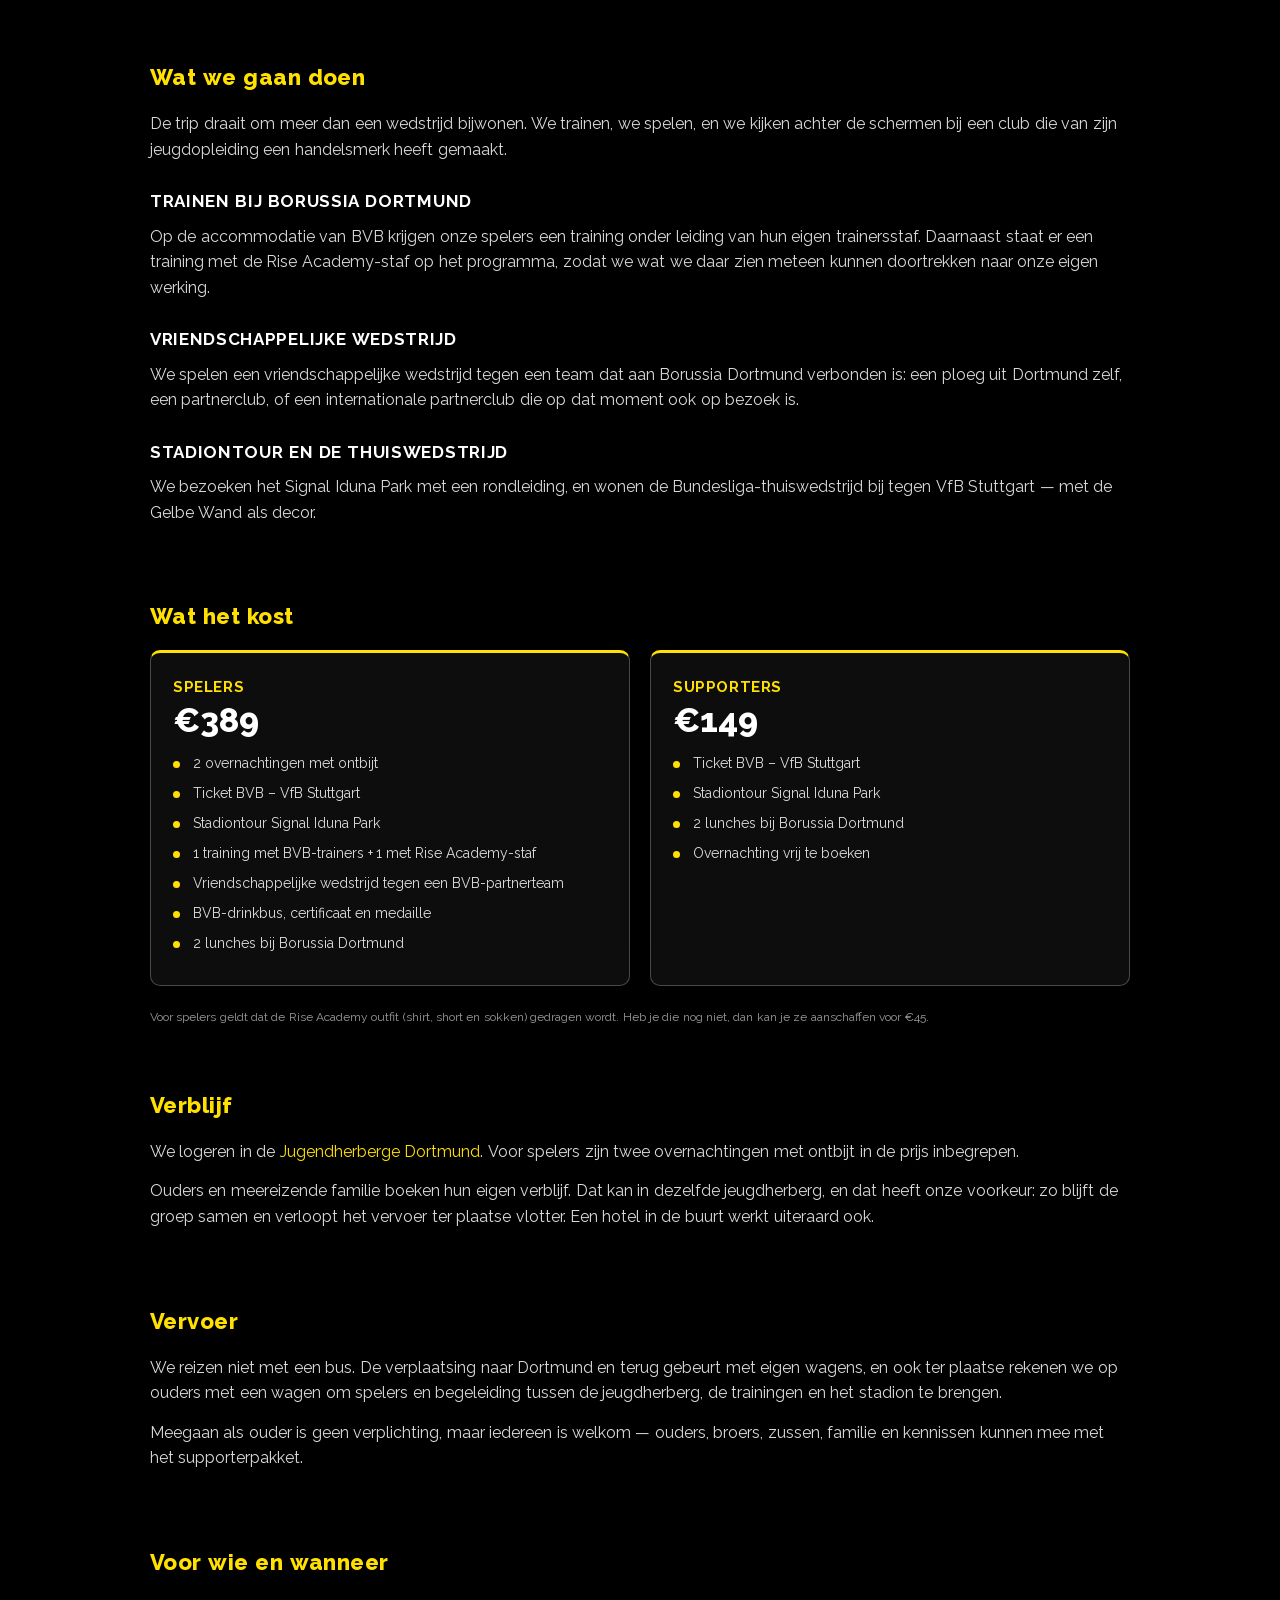
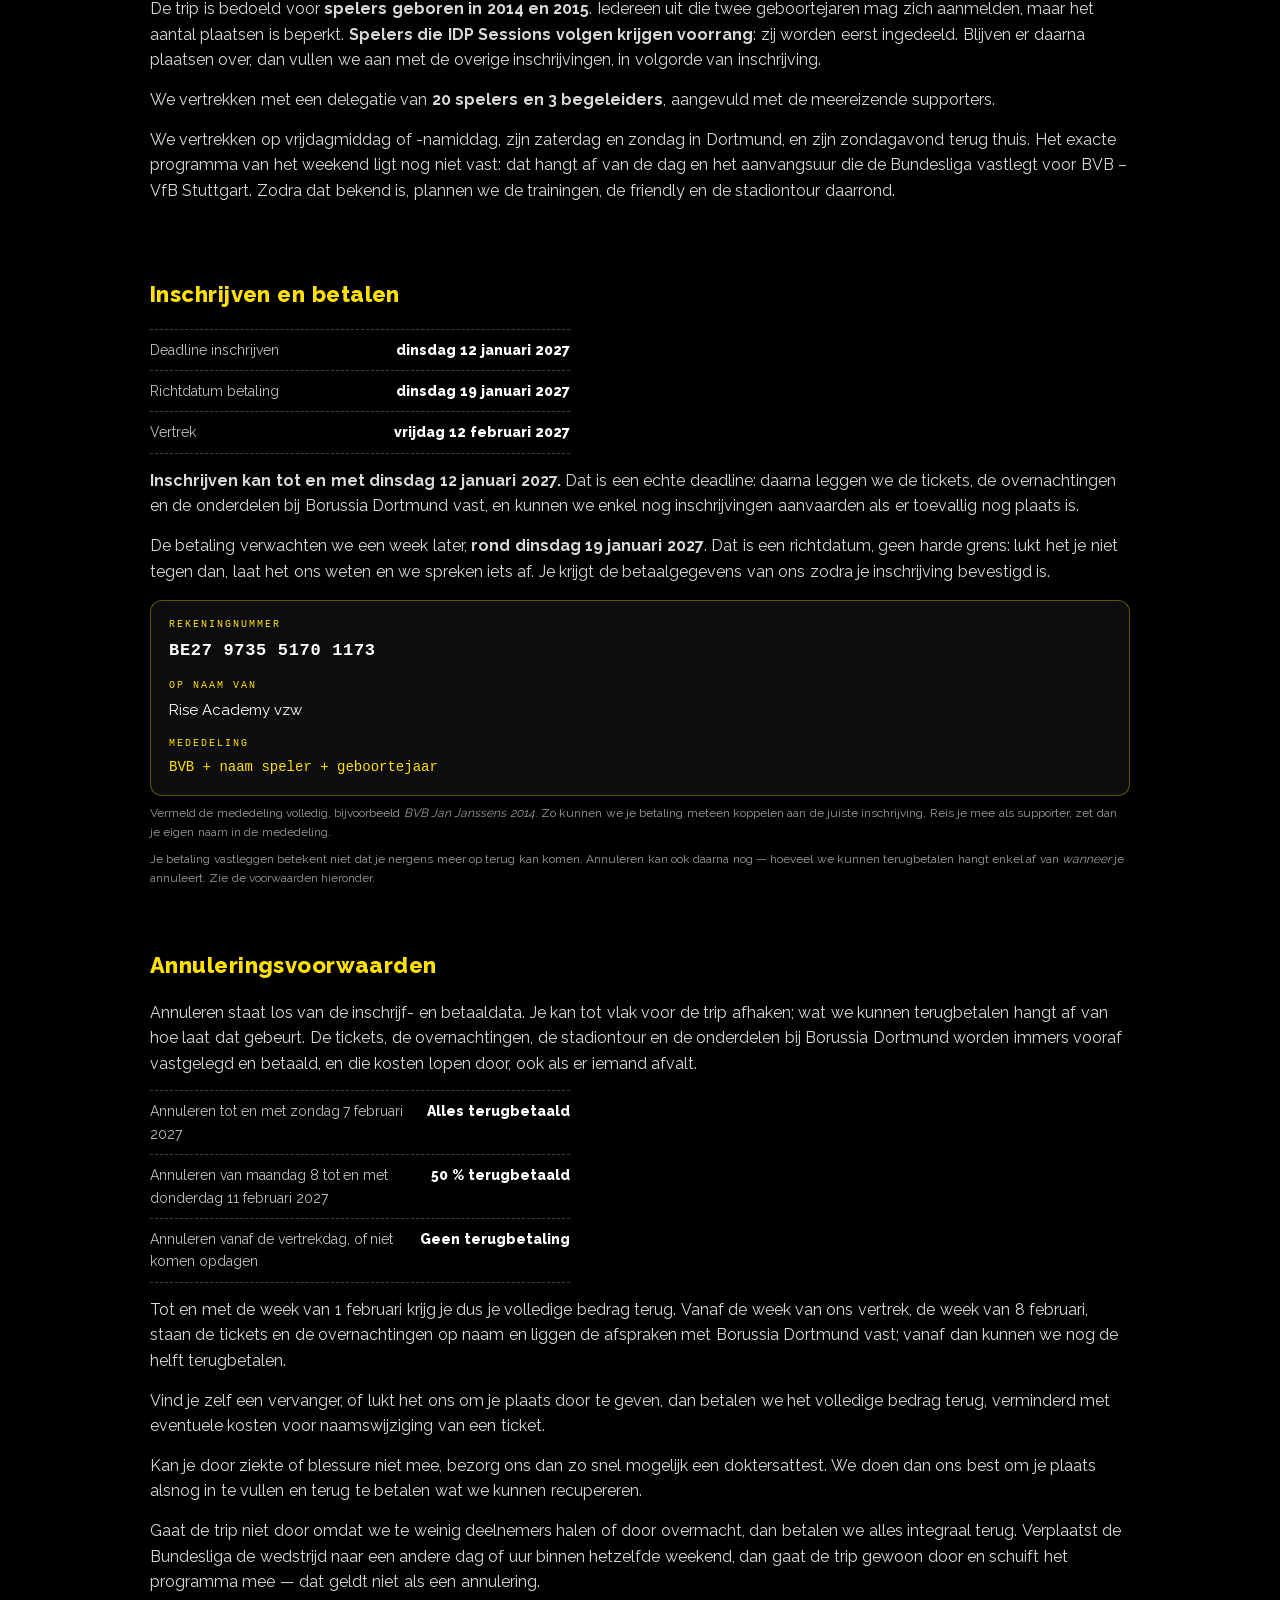
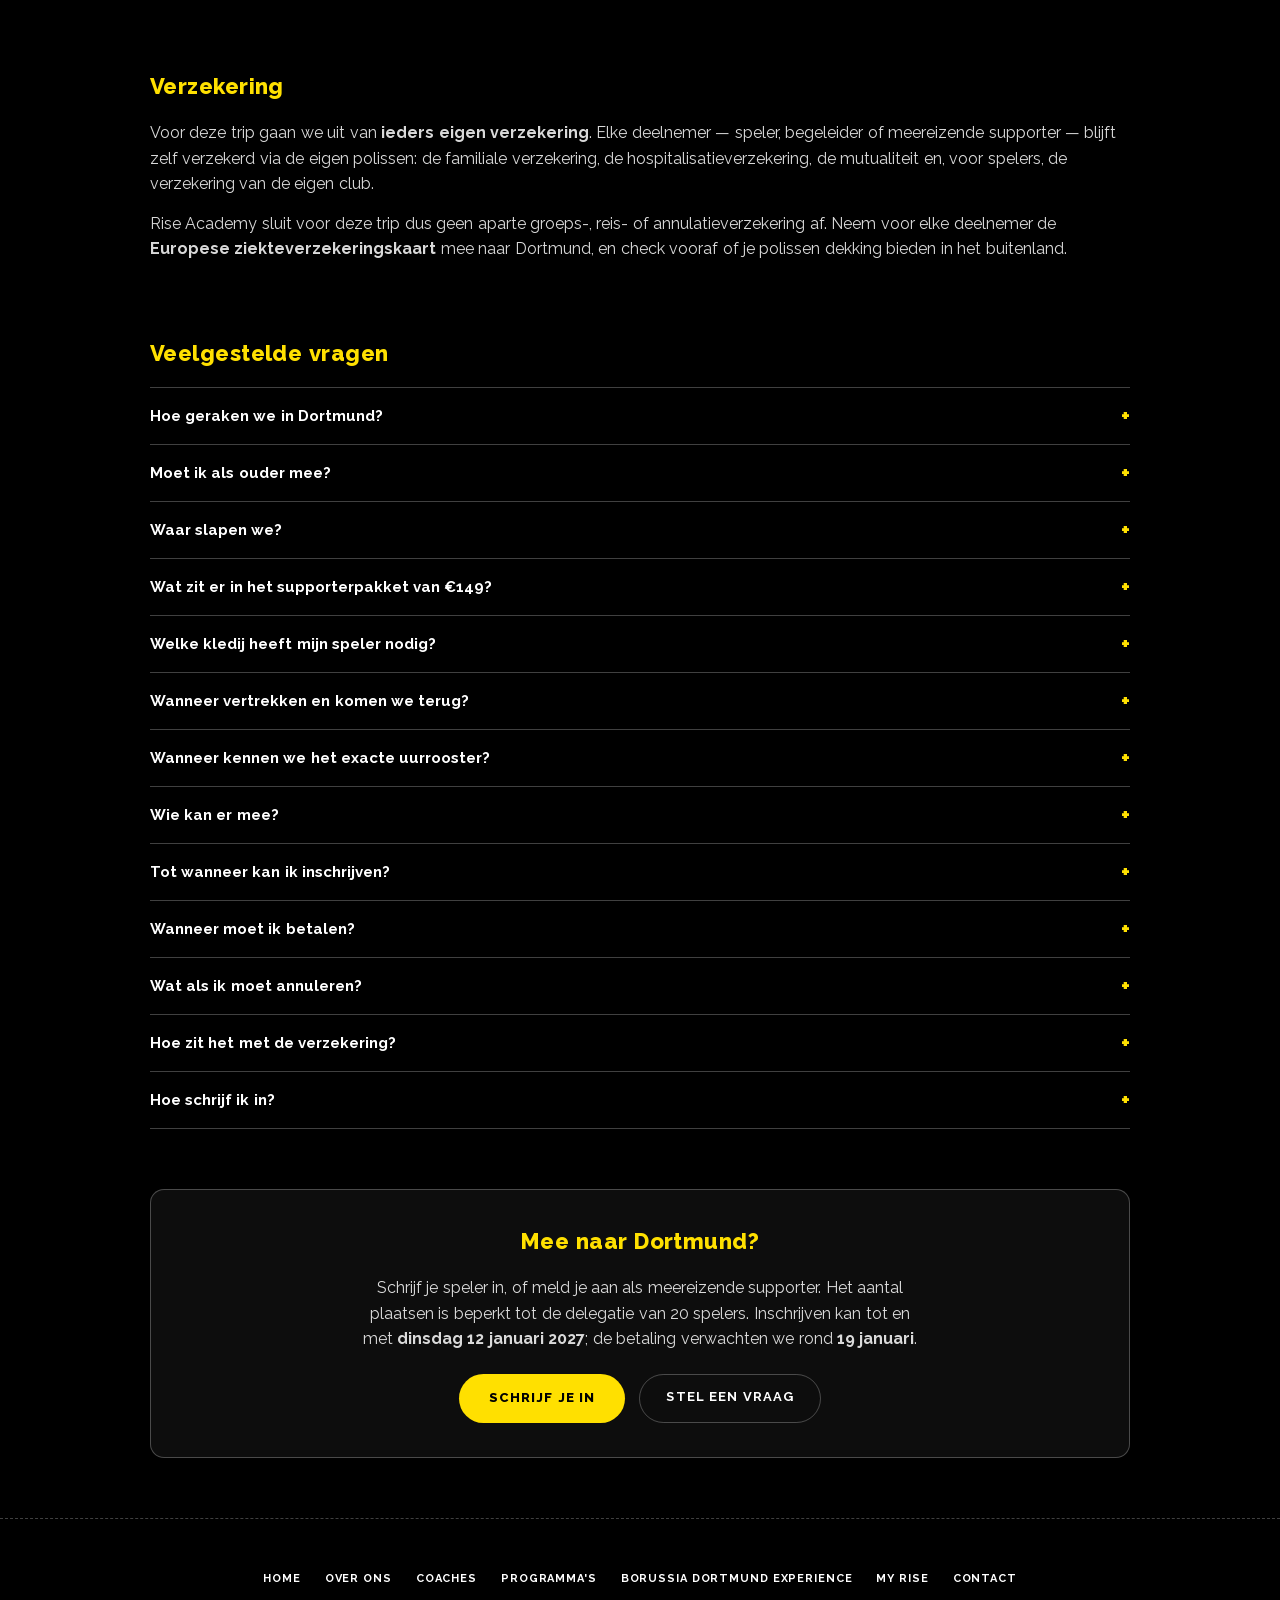
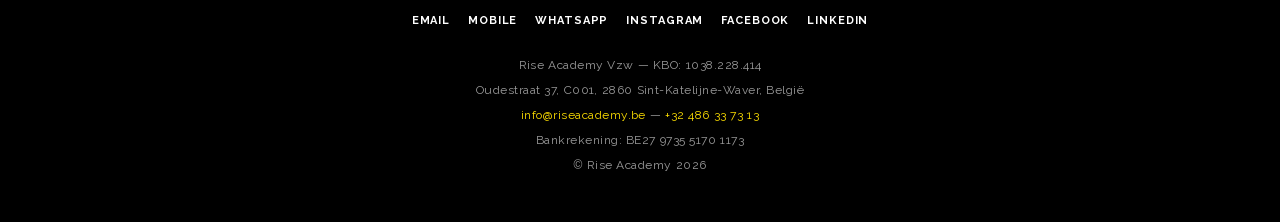
<file: bvb.html>
<!DOCTYPE html>
<html lang="nl">
<head>
<meta charset="UTF-8">
<meta name="viewport" content="width=device-width, initial-scale=1">
<title>Borussia Dortmund Experience — Rise Academy</title>
<meta name="description" content="Rise Academy goes Borussia Dortmund, 12 tot 14 februari 2027: trainingen met BVB-trainers, een vriendschappelijke wedstrijd, een stadiontour in het Signal Iduna Park en de thuiswedstrijd BVB tegen VfB Stuttgart.">
<link rel="canonical" href="https://riseacademy.be/bvb.html">
<meta property="og:title" content="Rise Academy goes Borussia Dortmund — 12-14 februari 2027">
<meta property="og:description" content="Voetbaltrip naar Dortmund met trainingen, een friendly, een stadiontour en BVB tegen VfB Stuttgart.">
<meta property="og:type" content="website">
<meta property="og:url" content="https://riseacademy.be/bvb.html">
<link rel="preload" href="assets/fonts/raleway.woff2" as="font" type="font/woff2" crossorigin>
<!--css--><style>@font-face{
  font-family:'Raleway';
  font-style:normal;
  font-weight:400 800;
  font-display:swap;
  src:url('assets/fonts/raleway.woff2') format('woff2');
}
:root{
  --black:#000;
  --white:#fff;
  --pink:#F38CAA;
  --pink-deep:#C23D63;
  --grey:#9a9a9a;
  --gold:#D9AE55;
  --bvb:#FFE000;
  --line:rgba(255,255,255,.25);
  --panel:rgba(255,255,255,.05);
  --max:980px;
}
*,*::before,*::after{box-sizing:border-box}
html{scroll-behavior:smooth}
body{
  margin:0;
  background:var(--black);
  color:var(--white);
  font-family:'Raleway',Arial,Helvetica,sans-serif;
  font-weight:400;
  line-height:1.6;
  -webkit-font-smoothing:antialiased;
}
img{max-width:100%;display:block}
a{color:var(--pink);text-decoration:none}
a:hover{text-decoration:underline}
.wrap{max-width:var(--max);margin:0 auto;padding:0 24px}
.site-header{
  padding:36px 24px 18px;
  text-align:center;
}
.logo-badge{
  width:96px;height:96px;
  border-radius:50%;
  overflow:hidden;
  margin:0 auto 18px;
  background:var(--black);
}
.logo-badge img{width:100%;height:100%;object-fit:cover}
nav.site-nav ul{
  list-style:none;
  display:flex;
  flex-wrap:wrap;
  justify-content:center;
  gap:10px 28px;
  margin:0 0 18px;
  padding:0;
}
nav.site-nav a{
  color:var(--white);
  font-size:12px;
  font-weight:700;
  letter-spacing:.12em;
  text-transform:uppercase;
  padding:6px 2px;
}
nav.site-nav a:hover,
nav.site-nav a[aria-current="page"]{
  color:var(--pink);
  text-decoration:none;
  border-bottom:1px solid var(--pink);
}
nav.site-nav a.nav-home{color:var(--white)}
nav.site-nav a.nav-home:hover,
nav.site-nav a.nav-home[aria-current="page"]{
  color:var(--white);
  border-bottom-color:var(--white);
}
nav.site-nav a.nav-myrise{color:var(--pink)}
nav.site-nav a.nav-myrise:hover,
nav.site-nav a.nav-myrise[aria-current="page"]{
  color:var(--pink);
  border-bottom-color:var(--pink);
}
.divider{
  border:none;
  border-top:1px dashed var(--line);
  max-width:var(--max);
  margin:0 auto 40px;
}
.hero{
  text-align:center;
  padding:10px 24px 50px;
}
.hero h1{
  font-size:clamp(28px,4vw,44px);
  font-weight:800;
  color:var(--pink);
  margin:0 0 14px;
  letter-spacing:.01em;
}
.hero p.lede{
  max-width:640px;
  margin:0 auto;
  color:rgba(255,255,255,.75);
  font-size:17px;
}
.photo-band{
  border-radius:14px;
  overflow:hidden;
  border:1px solid var(--line);
  margin:0 0 8px;
}
.photo-band img{
  width:100%;
  height:min(56vh,460px);
  object-fit:cover;
  display:block;
}
.photo-grid-2{
  display:grid;
  grid-template-columns:1fr 1fr;
  gap:20px;
  margin:0 0 8px;
}
.photo-grid-2 .photo-band{margin-bottom:0}
.photo-grid-2 .photo-band img{height:min(50vh,420px)}
@media (max-width:640px){
  .photo-grid-2{grid-template-columns:1fr}
}
section{
  padding:0 24px 60px;
}
section .wrap{padding:0}
h2{
  color:var(--pink);
  font-size:22px;
  font-weight:800;
  letter-spacing:.02em;
  margin:0 0 16px;
}
h3{
  color:var(--white);
  font-size:17px;
  font-weight:700;
  letter-spacing:.04em;
  text-transform:uppercase;
  margin:26px 0 8px;
}
p{margin:0 0 14px;color:rgba(255,255,255,.85)}
ul.plain{margin:0 0 14px;padding-left:20px;color:rgba(255,255,255,.85)}
ul.plain li{margin-bottom:6px}
.eyebrow{
  color:var(--pink);
  font-size:12px;
  font-weight:800;
  letter-spacing:.16em;
  text-transform:uppercase;
  margin-bottom:8px;
  display:block;
}
.btn{
  display:inline-block;
  background:var(--pink);
  color:var(--black);
  font-weight:800;
  font-size:13px;
  letter-spacing:.08em;
  text-transform:uppercase;
  padding:14px 30px;
  border-radius:30px;
  border:none;
  cursor:pointer;
}
.btn:hover{background:#fff;text-decoration:none}
.btn-outline{
  display:inline-block;
  background:transparent;
  color:var(--white);
  font-weight:700;
  font-size:13px;
  letter-spacing:.08em;
  text-transform:uppercase;
  padding:12px 26px;
  border-radius:30px;
  border:1px solid var(--line);
}
.btn-outline:hover{border-color:var(--pink);color:var(--pink);text-decoration:none}
.grid{
  display:grid;
  gap:22px;
  grid-template-columns:repeat(auto-fit,minmax(240px,1fr));
}
.card{
  background:var(--panel);
  border:1px solid var(--line);
  border-radius:10px;
  padding:22px;
}
.card h3{margin-top:0;color:var(--pink)}
.card ul.plain{margin-bottom:0;font-size:14px}
.coaches-grid{
  display:grid;
  gap:24px;
  grid-template-columns:repeat(3,1fr);
  margin-bottom:10px;
}
@media (max-width:800px){
  .coaches-grid{grid-template-columns:repeat(2,1fr)}
}
@media (max-width:560px){
  .coaches-grid{grid-template-columns:1fr}
}
.coach-card{
  background:var(--panel);
  border:1px solid var(--line);
  border-radius:10px;
  padding:20px;
}
.coach-card h3{
  color:var(--pink);
  font-size:17px;
  letter-spacing:.03em;
  margin:0 0 8px;
}
.coach-card ul.plain{
  font-size:13px;
  letter-spacing:.02em;
  text-transform:uppercase;
  color:var(--grey);
  margin-bottom:0;
}
.table-wrap{overflow-x:auto;margin:0 0 20px}
table{
  border-collapse:collapse;
  width:100%;
  font-size:14px;
  min-width:480px;
}
table caption{
  text-align:left;
  color:var(--pink);
  font-weight:700;
  text-transform:uppercase;
  letter-spacing:.06em;
  font-size:12px;
  margin-bottom:8px;
}
th,td{
  border:1px solid var(--line);
  padding:10px 12px;
  text-align:left;
}
th{
  background:var(--panel);
  color:var(--pink);
  text-transform:uppercase;
  font-size:11px;
  letter-spacing:.06em;
}
td{color:rgba(255,255,255,.85)}
.summary-grid{
  display:grid;
  gap:18px;
  grid-template-columns:repeat(4,1fr);
  margin:0 0 20px;
}
@media (max-width:900px){.summary-grid{grid-template-columns:repeat(2,1fr)}}
@media (max-width:520px){.summary-grid{grid-template-columns:1fr}}
.summary-grid-note{grid-column:var(--note-col,4);margin-top:0}
@media (max-width:900px){.summary-grid-note{grid-column:var(--note-col-md,2)}}
@media (max-width:520px){.summary-grid-note{grid-column:1}}
.summary-card{
  background:var(--panel);
  border:1px solid var(--line);
  border-top:3px solid var(--pink);
  border-radius:10px;
  padding:20px;
}
.summary-card h3{
  color:var(--pink);
  margin:0 0 14px;
  font-size:15px;
}
.summary-card dl{margin:0}
.summary-card .row{
  display:flex;
  justify-content:space-between;
  gap:10px;
  padding:7px 0;
  border-top:1px dashed var(--line);
  font-size:13px;
}
.summary-card .row:first-child{border-top:none}
.summary-card .row dt{color:var(--grey);text-transform:uppercase;letter-spacing:.04em;font-size:11px}
.summary-card .row dd{margin:0;text-align:right;color:rgba(255,255,255,.9)}
.cal-dot.dot-game1ai{background:var(--gold)}
.day-detail .session-card .sc-badge.badge-game1ai{border-color:var(--gold);color:var(--gold)}
.info-strip{
  display:flex;
  flex-wrap:wrap;
  gap:0;
  border:1px solid var(--line);
  border-radius:10px;
  overflow:hidden;
  margin:0 0 22px;
}
.info-strip > div{
  flex:1 1 160px;
  padding:16px 20px;
  border-left:1px dashed var(--line);
}
.info-strip > div:first-child{border-left:none}
.info-strip .info-label{
  display:block;
  color:var(--pink);
  font-size:10px;
  font-weight:800;
  letter-spacing:.1em;
  text-transform:uppercase;
  margin-bottom:4px;
}
.info-strip .info-value{font-size:14px;color:#fff}
.profile-line{
  color:var(--pink);
  font-style:normal;
  font-weight:600;
}
.date-chips-group{margin:0 0 22px}
.date-chips-month{
  display:flex;
  align-items:baseline;
  gap:14px;
  margin:14px 0 8px;
}
.date-chips-month .month-label{
  color:var(--grey);
  font-size:11px;
  font-weight:800;
  letter-spacing:.1em;
  text-transform:uppercase;
  min-width:64px;
}
.date-chips{
  display:flex;
  flex-wrap:wrap;
  gap:8px;
}
.date-chip{
  display:inline-block;
  border:1px solid rgba(243,140,170,.5);
  color:#fff;
  background:rgba(243,140,170,.08);
  font-size:12px;
  font-weight:700;
  padding:6px 12px;
  border-radius:20px;
}
.date-chip.is-vacation{
  border-style:dashed;
  background:transparent;
  color:var(--grey);
}
.chips-note{font-size:12px;color:var(--grey);margin:8px 0 0}
.session-cards{
  display:flex;
  flex-direction:column;
  gap:8px;
  margin:0 0 22px;
}
.session-card{
  display:flex;
  align-items:center;
  gap:16px;
  border:1px solid var(--line);
  border-radius:8px;
  padding:12px 16px;
}
.session-card .sc-date{
  min-width:110px;
  font-weight:700;
  font-size:13px;
}
.session-card .sc-date .sc-day{
  display:block;
  color:var(--grey);
  font-size:10px;
  text-transform:uppercase;
  letter-spacing:.08em;
  font-weight:700;
}
.session-card .sc-time{flex:1;font-size:13px;color:rgba(255,255,255,.8)}
.session-card .sc-badge{
  border:1px solid var(--pink);
  color:var(--pink);
  font-size:10px;
  font-weight:800;
  letter-spacing:.08em;
  text-transform:uppercase;
  padding:4px 10px;
  border-radius:20px;
}
.calendar-filters{
  display:flex;
  flex-wrap:wrap;
  gap:10px;
  margin:0 0 26px;
}
.cal-filter{
  display:inline-flex;
  align-items:center;
  gap:8px;
  border:1px solid var(--line);
  color:var(--white);
  font-size:12px;
  font-weight:700;
  letter-spacing:.04em;
  text-transform:uppercase;
  padding:8px 16px;
  border-radius:30px;
  background:transparent;
  cursor:pointer;
}
.cal-filter .cal-swatch{width:11px;height:11px;flex:none;border-radius:3px}
.cal-filter[data-active="true"]{border-color:var(--pink);color:var(--pink)}
.cal-filter[data-active="false"]{opacity:.35}
.cal-months{
  display:grid;
  gap:22px;
  grid-template-columns:repeat(auto-fit,minmax(230px,1fr));
}
.cal-month{
  border:1px solid var(--line);
  border-radius:10px;
  padding:16px;
}
.cal-month h4{
  margin:0 0 12px;
  color:var(--pink);
  font-size:13px;
  font-weight:800;
  letter-spacing:.08em;
  text-transform:uppercase;
  text-align:center;
}
.cal-grid{
  display:grid;
  grid-template-columns:repeat(7,1fr);
  gap:4px;
  text-align:center;
}
.cal-grid .cal-dow{
  font-size:9px;
  color:var(--grey);
  letter-spacing:.04em;
  padding-bottom:4px;
}
.cal-grid .cal-day{
  position:relative;
  aspect-ratio:1/1;
  display:flex;
  align-items:center;
  justify-content:center;
  font-size:11px;
  color:rgba(255,255,255,.55);
  border-radius:6px;
  transition:background-color .15s;
}
.cal-grid .cal-day.empty{visibility:hidden}
.cal-grid .cal-day.has-session{
  color:#fff;
  font-weight:700;
  cursor:pointer;
}
.cal-grid .cal-day.has-session:hover{background:rgba(255,255,255,.1)}
.cal-grid .cal-day.is-selected{
  background:rgba(255,255,255,.05);
  box-shadow:0 0 0 2px var(--pink) inset;
}
.cal-grid .cal-day .cal-dots{
  position:absolute;
  bottom:3px;
  left:50%;
  transform:translateX(-50%);
  display:flex;
  gap:3px;
}
.cal-dot{width:7px;height:7px;border-radius:2px}
.cal-dot.dot-amclub{background:var(--pink)}
.cal-dot.dot-talent{background:#fff}
.cal-dot.dot-idp{background:var(--pink-deep)}
.cal-dot.dot-holiday{background:var(--grey)}
.cal-dot.hidden-type{display:none}
.cal-legend{
  display:flex;
  flex-wrap:wrap;
  gap:16px;
  margin:22px 0 0;
  font-size:11px;
  color:var(--grey);
  text-transform:uppercase;
  letter-spacing:.04em;
}
.cal-legend span{display:inline-flex;align-items:center;gap:6px}
.day-detail-backdrop{
  display:none;
  position:fixed;
  inset:0;
  background:rgba(0,0,0,.75);
  z-index:200;
  align-items:center;
  justify-content:center;
  padding:24px;
}
.day-detail-backdrop.is-open{display:flex}
.day-detail{
  background:#0a0a0a;
  border:1px solid var(--line);
  border-radius:14px;
  padding:26px;
  max-width:520px;
  width:100%;
  max-height:80vh;
  overflow-y:auto;
  box-shadow:0 20px 60px rgba(0,0,0,.6);
}
.day-detail-header{
  display:flex;
  align-items:center;
  justify-content:space-between;
  gap:12px;
  margin-bottom:16px;
}
.day-detail-header h4{
  margin:0;
  color:var(--pink);
  font-size:16px;
  font-weight:700;
  text-transform:none;
  letter-spacing:.01em;
}
.day-detail-close{
  background:none;
  border:1px solid var(--line);
  color:var(--grey);
  font-size:13px;
  line-height:1;
  cursor:pointer;
  padding:6px 10px;
  border-radius:20px;
}
.day-detail-close:hover{border-color:var(--pink);color:var(--pink)}
.day-detail-empty{color:var(--grey);font-size:13px;margin:0}
.day-detail .session-card .sc-badge.badge-amclub{border-color:var(--pink);color:var(--pink)}
.day-detail .session-card .sc-badge.badge-talent{border-color:#fff;color:#fff}
.day-detail .session-card .sc-badge.badge-idp{border-color:var(--pink-deep);color:var(--pink-deep)}
.day-detail .session-card .sc-badge.badge-holiday{border-color:var(--grey);color:var(--grey)}
.social-icons{
  display:flex;
  flex-wrap:wrap;
  justify-content:center;
  gap:18px;
  margin:0 0 34px;
}
.social-icon{
  display:flex;
  flex-direction:column;
  align-items:center;
  gap:8px;
  width:76px;
  color:var(--white);
}
.social-icon svg{width:26px;height:26px;fill:none;stroke:currentColor;stroke-width:1.6}
.social-icon span{font-size:10px;font-weight:700;letter-spacing:.06em;text-transform:uppercase;color:var(--grey)}
.social-icon:hover{color:var(--pink)}
.social-icon:hover span{color:var(--pink)}
.pill-nav{
  display:flex;
  flex-wrap:wrap;
  gap:10px;
  margin:0 0 34px;
}
.pill-nav a{
  border:1px solid var(--line);
  color:var(--white);
  font-size:12px;
  font-weight:700;
  letter-spacing:.06em;
  text-transform:uppercase;
  padding:9px 18px;
  border-radius:30px;
}
.pill-nav a:hover{border-color:var(--pink);color:var(--pink);text-decoration:none}
.program-block{
  border-top:1px dashed var(--line);
  padding-top:40px;
  margin-top:40px;
  scroll-margin-top:24px;
}
.steps{
  display:grid;
  gap:16px;
  grid-template-columns:repeat(4,1fr);
  margin:20px 0 10px;
}
@media (max-width:880px){
  .steps{grid-template-columns:repeat(2,1fr)}
}
@media (max-width:520px){
  .steps{grid-template-columns:1fr}
}
.step-card{
  background:var(--panel);
  border:1px solid var(--line);
  border-radius:10px;
  padding:22px;
}
.step-card .step-num{
  color:var(--pink);
  font-weight:800;
  font-size:12px;
  letter-spacing:.1em;
  text-transform:uppercase;
  margin-bottom:6px;
  display:block;
}
.contact-list{list-style:none;margin:0 0 30px;padding:0}
.contact-list li{
  border-top:1px dashed var(--line);
  padding:14px 0;
  font-size:15px;
}
.contact-list li:first-child{border-top:none}
.contact-list span{
  display:inline-block;
  width:110px;
  color:var(--grey);
  font-size:11px;
  letter-spacing:.08em;
  text-transform:uppercase;
}
.cta-center{text-align:center;margin:28px 0 0}
.contact-form{
  max-width:520px;
  margin:0 0 10px;
}
.contact-form .form-row{
  margin-bottom:18px;
}
.contact-form label{
  display:block;
  color:var(--grey);
  font-size:11px;
  font-weight:700;
  letter-spacing:.08em;
  text-transform:uppercase;
  margin-bottom:8px;
}
.contact-form input,
.contact-form textarea{
  width:100%;
  background:var(--panel);
  border:1px solid var(--line);
  border-radius:8px;
  padding:12px 14px;
  color:#fff;
  font-family:inherit;
  font-size:14px;
  resize:vertical;
}
.contact-form input:focus,
.contact-form textarea:focus{
  outline:none;
  border-color:var(--pink);
}
.contact-form button{margin-bottom:10px}
.myrise-embed{
  border:1px solid var(--line);
  border-radius:14px;
  overflow:hidden;
  margin:0 0 12px;
  background:var(--panel);
}
.myrise-embed iframe{
  width:100%;
  height:min(85vh,900px);
  border:none;
  display:block;
}
.myrise-panel{
  text-align:center;
  background:var(--panel);
  border:1px solid var(--line);
  border-radius:14px;
  padding:50px 30px;
  margin:0 0 40px;
}
.myrise-panel h2{margin-bottom:10px}
footer{
  padding:50px 24px 40px;
  text-align:center;
  border-top:1px dashed var(--line);
  color:var(--grey);
  font-size:12px;
  letter-spacing:.04em;
}
footer p{color:var(--grey);font-size:12px;margin:0 0 6px}
.social-links{
  display:flex;
  justify-content:center;
  gap:18px;
  margin:0 0 26px;
  flex-wrap:wrap;
}
.social-links a{
  color:var(--white);
  font-size:11px;
  font-weight:700;
  letter-spacing:.08em;
  text-transform:uppercase;
}
.social-links a:hover{color:var(--pink);text-decoration:none}
.back-home{
  display:inline-block;
  margin-bottom:26px;
  color:var(--grey);
  font-size:11px;
  letter-spacing:.1em;
  text-transform:uppercase;
}
.back-home:hover{color:var(--pink)}
@media (max-width:600px){
  .site-header{padding:26px 16px 14px}
  section{padding:0 16px 46px}
}
.skip-link{
  position:absolute;left:-9999px;top:0;
  background:var(--pink);color:var(--black);
  padding:12px 20px;border-radius:0 0 8px 0;
  font-weight:800;font-size:13px;letter-spacing:.06em;text-transform:uppercase;
  z-index:100;
}
.skip-link:focus{left:0;text-decoration:none}
a.logo-badge{display:block;text-decoration:none}
a.logo-badge:hover{outline:2px solid var(--pink);outline-offset:3px}
nav.site-nav a:focus-visible,
.skip-link:focus-visible,
footer a:focus-visible{outline:2px solid var(--pink);outline-offset:3px}
.breadcrumb{
  max-width:var(--max);margin:0 auto;padding:14px 24px 0;
  font-size:11px;letter-spacing:.08em;text-transform:uppercase;color:var(--grey);
}
.breadcrumb ol{list-style:none;display:flex;flex-wrap:wrap;gap:8px;margin:0;padding:0}
.breadcrumb li+li::before{content:"›";margin-right:8px;color:var(--grey)}
.breadcrumb a{color:var(--grey)}
.breadcrumb a:hover{color:var(--pink)}
.breadcrumb [aria-current]{color:var(--white)}
.cta-band{
  border:1px solid var(--line);
  border-radius:14px;
  background:var(--panel);
  padding:34px 28px;
  text-align:center;
}
.cta-band h2{margin-top:0}
.cta-band p{max-width:56ch;margin-left:auto;margin-right:auto}
.cta-actions{
  display:flex;flex-wrap:wrap;justify-content:center;
  gap:14px;margin-top:22px;
}
.hero-actions{display:flex;flex-wrap:wrap;gap:14px;margin-top:26px}
.faq{border-top:1px solid var(--line);margin-top:8px}
.faq details{border-bottom:1px solid var(--line);padding:16px 0}
.faq summary{
  cursor:pointer;font-weight:700;font-size:15px;
  list-style:none;display:flex;justify-content:space-between;gap:16px;align-items:center;
}
.faq summary::-webkit-details-marker{display:none}
.faq summary::after{content:"+";color:var(--pink);font-weight:800;font-size:20px;line-height:1}
.faq details[open] summary::after{content:"–"}
.faq summary:hover{color:var(--pink)}
.faq p{margin:12px 0 0;color:#d8d8d8;font-size:14px}
.footer-nav{
  display:flex;justify-content:center;flex-wrap:wrap;
  gap:10px 24px;margin:0 0 24px;padding:0;list-style:none;
}
.footer-nav a{
  color:var(--white);font-size:11px;font-weight:700;
  letter-spacing:.08em;text-transform:uppercase;
}
.footer-nav a:hover{color:var(--pink);text-decoration:none}
@media (max-width:600px){
  .cta-band{padding:26px 18px}
  .hero-actions .btn,.hero-actions .btn-outline,
  .cta-actions .btn,.cta-actions .btn-outline{width:100%;text-align:center}
  .breadcrumb{padding:12px 16px 0}
}
.promo{
  position:relative;
  display:flex;
  align-items:center;
  gap:22px;
  max-width:900px;
  margin:0 auto 30px;
  padding:26px 30px;
  border:1px solid rgba(243,140,170,.45);
  border-radius:14px;
  background:#000;
  color:var(--white);
  text-align:left;
}
.promo:hover{border-color:var(--pink);text-decoration:none}
.promo:focus-visible{outline:2px solid var(--pink);outline-offset:3px}
.promo::before,.promo::after{content:"";position:absolute;width:14px;height:14px;pointer-events:none}
.promo::before{top:9px;left:9px;border-top:1px solid rgba(243,140,170,.75);border-left:1px solid rgba(243,140,170,.75)}
.promo::after{bottom:9px;right:9px;border-bottom:1px solid rgba(243,140,170,.75);border-right:1px solid rgba(243,140,170,.75)}
.promo-body{flex:1 1 auto;display:block;min-width:0}
.promo-lockup{display:flex;align-items:center;gap:12px;margin:0 0 16px}
.promo-g1{
  font-family:ui-monospace,SFMono-Regular,Menlo,Consolas,monospace;
  font-size:15px;letter-spacing:.16em;color:rgba(255,255,255,.92);font-weight:400;
}
.promo-x{color:rgba(255,255,255,.4);font-size:13px}
.promo-lockup img{width:34px;height:34px;border-radius:50%;display:block}
.promo-eyebrow{
  display:block;font-family:ui-monospace,SFMono-Regular,Menlo,Consolas,monospace;
  font-size:10px;letter-spacing:.2em;text-transform:uppercase;color:var(--pink);margin:0 0 10px;
}
.promo-title,.promo-claim{
  display:block;font-size:clamp(19px,2.2vw,25px);font-weight:800;
  line-height:1.14;letter-spacing:-.01em;margin:0;
}
.promo-title{color:var(--white)}
.promo-claim{color:var(--pink);margin-bottom:14px}
.promo-date{
  display:block;font-family:ui-monospace,SFMono-Regular,Menlo,Consolas,monospace;
  font-size:12.5px;font-weight:700;letter-spacing:.06em;text-transform:uppercase;
  color:rgba(255,255,255,.92);padding-top:12px;margin:0 0 16px;
  border-top:1px solid rgba(243,140,170,.3);
}
.promo-listlabel{
  display:block;font-family:ui-monospace,SFMono-Regular,Menlo,Consolas,monospace;
  font-size:9.5px;letter-spacing:.2em;text-transform:uppercase;color:rgba(255,255,255,.45);margin:0 0 8px;
}
.promo-list{display:block;margin:0 0 16px}
.promo-list span{display:block;font-size:13.5px;font-weight:700;color:var(--white);margin:0 0 5px;padding-left:26px;position:relative}
.promo-list span::before{
  content:attr(data-n);position:absolute;left:0;top:1px;
  font-family:ui-monospace,SFMono-Regular,Menlo,Consolas,monospace;
  font-size:9.5px;font-weight:400;color:var(--pink);letter-spacing:.1em;
}
.promo-price{display:flex;align-items:flex-start;gap:18px;margin:0 0 16px;flex-wrap:wrap}
.promo-amount{flex:none}
.promo-amount b{display:block;font-size:30px;font-weight:800;line-height:1;color:var(--white)}
.promo-amount i{
  display:block;font-style:normal;margin-top:4px;
  font-family:ui-monospace,SFMono-Regular,Menlo,Consolas,monospace;
  font-size:9px;letter-spacing:.1em;text-transform:uppercase;color:rgba(255,255,255,.45);
}
.promo-voucher{flex:1 1 240px;border-left:1px solid rgba(243,140,170,.3);padding-left:18px}
.promo-voucher b{display:block;font-size:13.5px;font-weight:700;color:var(--pink);margin:0 0 2px}
.promo-voucher i{display:block;font-style:normal;font-size:12px;color:rgba(255,255,255,.6);line-height:1.45;max-width:38ch;margin-top:5px}
.promo-actions{display:flex;align-items:center;gap:16px;flex-wrap:wrap}
.promo-btn{
  display:inline-block;background:var(--pink);color:#000;
  font-size:12px;font-weight:800;letter-spacing:.09em;text-transform:uppercase;
  padding:13px 24px;border-radius:4px;
}
.promo:hover .promo-btn{background:#fff}
.promo-note{
  font-family:ui-monospace,SFMono-Regular,Menlo,Consolas,monospace;
  font-size:9.5px;letter-spacing:.16em;text-transform:uppercase;color:rgba(255,255,255,.45);
}
.promo-screen{
  flex:none;display:block;width:192px;
  filter:drop-shadow(0 14px 30px rgba(0,0,0,.85));
  line-height:0;
}
.promo-screen img{width:100%;height:auto;display:block}
@media (max-width:820px){
  .promo{flex-direction:column-reverse;align-items:stretch;gap:20px;padding:22px}
  .promo-screen{width:100%;max-width:132px;align-self:center}
  .promo-title,.promo-claim{font-size:20px}
  .promo-voucher{border-left:none;padding-left:0;flex-basis:100%}
  
  .promo-listlabel,.promo-note,.promo-amount i{font-size:10.5px}
  .promo-eyebrow{font-size:10.5px}
}
.prices{
  list-style:none;margin:0 0 14px;padding:0;
  max-width:420px;border-top:1px dashed var(--line);
}
.prices li{
  display:flex;justify-content:space-between;align-items:baseline;gap:16px;
  padding:9px 0;border-bottom:1px dashed var(--line);font-size:14px;
}
.prices li span{color:rgba(255,255,255,.75)}
.prices li b{color:var(--white);font-weight:800;white-space:nowrap}
.prices li.is-highlight span,.prices li.is-highlight b{color:var(--pink)}
body.page-bvb{--pink:var(--bvb)}
body.page-bvb nav.site-nav a.nav-myrise,
body.page-bvb nav.site-nav a.nav-myrise:hover{color:#F38CAA;border-bottom-color:#F38CAA}
body.page-bvb a.logo-badge:hover{outline-color:#F38CAA}
.hero h1.bvb-h1{color:var(--bvb)}
.btn-bvb{background:var(--bvb);color:var(--black)}
.btn-bvb:hover{background:#fff}
.hero-bvb .hero-actions{justify-content:center}
.hero-bvb .btn-outline:hover,.cta-bvb .btn-outline:hover{border-color:var(--bvb);color:var(--bvb)}
nav.site-nav a.nav-bvb{color:var(--bvb);text-align:center}
nav.site-nav a.nav-bvb:hover{color:#fff}
@media (max-width:900px){nav.site-nav a.nav-bvb{display:inline-block}nav.site-nav a.nav-bvb .nav-l2{display:block}}
.bvb-promo{
  position:relative;display:flex;align-items:center;gap:26px;
  max-width:900px;margin:0 auto 26px;padding:24px 28px;
  border:1px solid rgba(255,224,0,.5);border-radius:14px;
  background:#000;color:var(--white);text-align:left;
}
.bvb-promo::before,.bvb-promo::after{content:"";position:absolute;width:14px;height:14px;pointer-events:none}
.bvb-promo::before{top:9px;left:9px;border-top:1px solid rgba(255,224,0,.8);border-left:1px solid rgba(255,224,0,.8)}
.bvb-promo::after{bottom:9px;right:9px;border-bottom:1px solid rgba(255,224,0,.8);border-right:1px solid rgba(255,224,0,.8)}
.bvb-flyer{
  flex:none;display:block;width:232px;border-radius:8px;overflow:hidden;
  box-shadow:0 10px 28px rgba(0,0,0,.7);line-height:0;
}
.bvb-flyer img{width:100%;height:auto;display:block}
.bvb-body{flex:1 1 auto;display:block;min-width:0}
.bvb-eyebrow{
  display:block;font-family:ui-monospace,SFMono-Regular,Menlo,Consolas,monospace;
  font-size:10px;letter-spacing:.2em;text-transform:uppercase;color:var(--bvb);margin:0 0 12px;
}
.bvb-title{display:block;font-size:clamp(20px,2.4vw,27px);font-weight:800;line-height:1.12;color:var(--bvb);margin:0 0 4px}
.bvb-title em{font-style:normal;color:var(--bvb);display:block}
.bvb-date{
  display:block;font-family:ui-monospace,SFMono-Regular,Menlo,Consolas,monospace;
  font-size:12.5px;font-weight:700;letter-spacing:.06em;text-transform:uppercase;
  color:rgba(255,255,255,.92);padding-top:12px;margin:14px 0 12px;
  border-top:1px solid rgba(255,224,0,.35);
}
.bvb-sub{display:block;font-size:13px;line-height:1.55;color:rgba(255,255,255,.66);margin:0 0 14px}
.bvb-actions{display:flex;flex-wrap:wrap;gap:12px;margin-top:4px}
.bvb-flyer:hover{box-shadow:0 10px 28px rgba(255,224,0,.28)}
.bvb-flyer:focus-visible{outline:2px solid var(--bvb);outline-offset:3px}
.bvb-toc{border:1px solid rgba(255,224,0,.35);border-radius:14px;background:var(--panel);padding:20px 22px}
.bvb-toc h2{
  font-family:ui-monospace,SFMono-Regular,Menlo,Consolas,monospace;
  font-size:11px;letter-spacing:.2em;text-transform:uppercase;color:var(--bvb);
  margin:0 0 14px;border:none;padding:0;
}
.bvb-toc ul{list-style:none;display:flex;flex-wrap:wrap;gap:9px 10px;margin:0;padding:0}
.bvb-toc a{
  display:block;padding:8px 15px;border-radius:30px;
  border:1px solid rgba(255,224,0,.4);
  font-size:12.5px;font-weight:700;color:rgba(255,255,255,.9);
}
.bvb-toc a:hover,.bvb-toc a:focus-visible{background:var(--bvb);border-color:var(--bvb);color:var(--black);text-decoration:none}
.bvb-rekening{
  margin:16px 0 0;padding:16px 18px;border-radius:12px;
  border:1px solid rgba(255,224,0,.35);background:var(--panel);
}
.bvb-rekening dt{
  font-family:ui-monospace,SFMono-Regular,Menlo,Consolas,monospace;
  font-size:10px;letter-spacing:.2em;text-transform:uppercase;color:var(--bvb);margin:0 0 4px;
}
.bvb-rekening dd{margin:0 0 14px;font-size:15px;color:var(--white)}
.bvb-rekening dd:last-of-type{margin-bottom:0}
.bvb-rekening .iban{font-family:ui-monospace,SFMono-Regular,Menlo,Consolas,monospace;font-size:17px;font-weight:700;letter-spacing:.04em}
.bvb-rekening .mededeling{font-family:ui-monospace,SFMono-Regular,Menlo,Consolas,monospace;font-size:14px;color:var(--bvb)}
main section[id]{scroll-margin-top:16px}
.bvb-cards{display:grid;gap:20px;grid-template-columns:1fr 1fr;margin:0 0 22px}
.bvb-card{
  background:var(--panel);border:1px solid var(--line);
  border-top:3px solid var(--bvb);border-radius:10px;padding:22px;
}
.bvb-card h3{color:var(--bvb);margin:0 0 4px;font-size:15px}
.bvb-card .bedrag{display:block;font-size:34px;font-weight:800;line-height:1;margin:0 0 16px;color:var(--white)}
.bvb-card ul{list-style:none;margin:0;padding:0}
.bvb-card li{position:relative;padding:0 0 0 20px;margin:0 0 9px;font-size:14px;line-height:1.5;color:rgba(255,255,255,.85)}
.bvb-card li::before{content:"";position:absolute;left:0;top:8px;width:7px;height:7px;border-radius:50%;background:var(--bvb)}
@media (max-width:640px){.bvb-cards{grid-template-columns:1fr}}
@media (max-width:820px){
  .bvb-promo{flex-direction:column-reverse;align-items:stretch;gap:18px;padding:22px}
  .bvb-flyer{width:100%;max-width:240px;align-self:center}
  .bvb-title{font-size:21px}
  .bvb-actions{justify-content:center}
}
@media (max-width:420px){
  .bvb-actions{flex-direction:column}
  .bvb-actions .btn{width:100%;text-align:center}
}</style><!--/css-->
<script type="application/ld+json">
{
  "@context": "https://schema.org",
  "@type": "BreadcrumbList",
  "itemListElement": [
    {
      "@type": "ListItem",
      "position": 1,
      "name": "Home",
      "item": "https://riseacademy.be/"
    },
    {
      "@type": "ListItem",
      "position": 2,
      "name": "Borussia Dortmund Experience",
      "item": "https://riseacademy.be/bvb.html"
    }
  ]
}
</script>
</head>
<body class="page-bvb">

<a class="skip-link" href="#content">Naar de inhoud</a>

<header class="site-header">
  <a class="logo-badge" href="index.html" aria-label="Rise Academy — naar de homepagina"><img src="assets/images/logo-192.jpg" alt="Rise Academy logo" width="96" height="96"></a>
  <nav class="site-nav" aria-label="Hoofdmenu">
    <ul>
      <li><a href="index.html" class="nav-home">Home</a></li>
      <li><a href="over-ons.html">Over ons</a></li>
      <li><a href="coaches.html">Coaches</a></li>
      <li><a href="programmas.html">Programma's</a></li>
      <li><a href="bvb.html" class="nav-bvb" aria-current="page">Borussia Dortmund <span class="nav-l2">Experience</span></a></li>
      <li><a href="my-rise.html" class="nav-myrise">My Rise</a></li>
      <li><a href="contact.html">Contact</a></li>
    </ul>
  </nav>
</header>
<hr class="divider">

<nav class="breadcrumb" aria-label="Kruimelpad">
  <ol>
    <li><a href="index.html">Home</a></li>
    <li><span aria-current="page">Borussia Dortmund Experience</span></li>
  </ol>
</nav>


<main id="content">
  <section class="hero hero-bvb">
    <div class="wrap">
      <span class="eyebrow">Voetbaltrip &middot; 12&ndash;14 februari 2027</span>
      <h1 class="bvb-h1">Rise Academy goes Borussia Dortmund</h1>
      <p class="lede">Een lang weekend in Dortmund waarin voetballen en beleven samenkomen: trainen onder leiding van BVB-trainers, een vriendschappelijke wedstrijd tegen een partnerteam, een rondleiding door het Signal Iduna Park en de thuiswedstrijd tegen VfB Stuttgart vanop de tribune.</p>
      <div class="hero-actions">
        <a href="https://forms.gle/NgrN28SZeVnuKRs37" target="_blank" rel="noopener" class="btn btn-bvb">Schrijf je in</a>
        <a href="#programma" class="btn-outline">Bekijk het programma</a>
      </div>
    </div>
  </section>

  <section>
    <div class="wrap">
      <div class="photo-band" style="max-width:520px;margin-left:auto;margin-right:auto">
        <picture>
          <source type="image/avif" srcset="assets/images/bvb-flyer-v4-520.avif 520w, assets/images/bvb-flyer-v4-840.avif 840w" sizes="(max-width:600px) calc(100vw - 48px), 520px">
          <img src="assets/images/bvb-flyer-v4-840.jpg" srcset="assets/images/bvb-flyer-v4-520.jpg 520w, assets/images/bvb-flyer-v4-840.jpg 840w" sizes="(max-width:600px) calc(100vw - 48px), 520px" width="840" height="1188" style="height:auto" decoding="async" alt="Flyer Rise Academy goes Borussia Dortmund: 12 tot 14 februari 2027, trainingen, vriendschappelijke wedstrijd, stadiontour en BVB tegen VfB Stuttgart. Spelers 389 euro, supporters 149 euro.">
        </picture>
      </div>
    </div>
  </section>

  <section>
    <div class="wrap">
      <nav class="bvb-toc" aria-label="Op deze pagina">
        <h2>Op deze pagina</h2>
        <ul>
          <li><a href="#programma">Wat we gaan doen</a></li>
          <li><a href="#kosten">Wat het kost</a></li>
          <li><a href="#verblijf">Verblijf</a></li>
          <li><a href="#vervoer">Vervoer</a></li>
          <li><a href="#voor-wie">Voor wie en wanneer</a></li>
          <li><a href="#inschrijven">Inschrijven en betalen</a></li>
          <li><a href="#annulering">Annuleringsvoorwaarden</a></li>
          <li><a href="#verzekering">Verzekering</a></li>
          <li><a href="#faq">Veelgestelde vragen</a></li>
        </ul>
      </nav>
    </div>
  </section>

  <section id="programma">
    <div class="wrap">
      <h2>Wat we gaan doen</h2>
      <p>De trip draait om meer dan een wedstrijd bijwonen. We trainen, we spelen, en we kijken achter de schermen bij een club die van zijn jeugdopleiding een handelsmerk heeft gemaakt.</p>
      <h3>Trainen bij Borussia Dortmund</h3>
      <p>Op de accommodatie van BVB krijgen onze spelers een training onder leiding van hun eigen trainersstaf. Daarnaast staat er een training met de Rise Academy-staf op het programma, zodat we wat we daar zien meteen kunnen doortrekken naar onze eigen werking.</p>
      <h3>Vriendschappelijke wedstrijd</h3>
      <p>We spelen een vriendschappelijke wedstrijd tegen een team dat aan Borussia Dortmund verbonden is: een ploeg uit Dortmund zelf, een partnerclub, of een internationale partnerclub die op dat moment ook op bezoek is.</p>
      <h3>Stadiontour en de thuiswedstrijd</h3>
      <p>We bezoeken het Signal Iduna Park met een rondleiding, en wonen de Bundesliga-thuiswedstrijd bij tegen VfB Stuttgart &mdash; met de Gelbe Wand als decor.</p>
    </div>
  </section>

  <section id="kosten">
    <div class="wrap">
      <h2>Wat het kost</h2>
      <div class="bvb-cards">
        <div class="bvb-card">
          <h3>Spelers</h3>
          <span class="bedrag">&euro;389</span>
          <ul>
            <li>2 overnachtingen met ontbijt</li>
            <li>Ticket BVB &ndash; VfB Stuttgart</li>
            <li>Stadiontour Signal Iduna Park</li>
            <li>1 training met BVB-trainers + 1 met Rise Academy-staf</li>
            <li>Vriendschappelijke wedstrijd tegen een BVB-partnerteam</li>
            <li>BVB-drinkbus, certificaat en medaille</li>
            <li>2 lunches bij Borussia Dortmund</li>
          </ul>
        </div>
        <div class="bvb-card">
          <h3>Supporters</h3>
          <span class="bedrag">&euro;149</span>
          <ul>
            <li>Ticket BVB &ndash; VfB Stuttgart</li>
            <li>Stadiontour Signal Iduna Park</li>
            <li>2 lunches bij Borussia Dortmund</li>
            <li>Overnachting vrij te boeken</li>
          </ul>
        </div>
      </div>
      <p class="chips-note">Voor spelers geldt dat de Rise Academy outfit (shirt, short en sokken) gedragen wordt. Heb je die nog niet, dan kan je ze aanschaffen voor &euro;45.</p>
    </div>
  </section>

  <section id="verblijf">
    <div class="wrap">
      <h2>Verblijf</h2>
      <p>We logeren in de <a href="https://www.jugendherberge.de/en/youth-hostels/dortmund/" target="_blank" rel="noopener">Jugendherberge Dortmund</a>. Voor spelers zijn twee overnachtingen met ontbijt in de prijs inbegrepen.</p>
      <p>Ouders en meereizende familie boeken hun eigen verblijf. Dat kan in dezelfde jeugdherberg, en dat heeft onze voorkeur: zo blijft de groep samen en verloopt het vervoer ter plaatse vlotter. Een hotel in de buurt werkt uiteraard ook.</p>
    </div>
  </section>

  <section id="vervoer">
    <div class="wrap">
      <h2>Vervoer</h2>
      <p>We reizen niet met een bus. De verplaatsing naar Dortmund en terug gebeurt met eigen wagens, en ook ter plaatse rekenen we op ouders met een wagen om spelers en begeleiding tussen de jeugdherberg, de trainingen en het stadion te brengen.</p>
      <p>Meegaan als ouder is geen verplichting, maar iedereen is welkom &mdash; ouders, broers, zussen, familie en kennissen kunnen mee met het supporterpakket.</p>
    </div>
  </section>

  <section id="voor-wie">
    <div class="wrap">
      <h2>Voor wie en wanneer</h2>
      <p>De trip is bedoeld voor <strong>spelers geboren in 2014 en 2015</strong>. Iedereen uit die twee geboortejaren mag zich aanmelden, maar het aantal plaatsen is beperkt. <strong>Spelers die IDP Sessions volgen krijgen voorrang</strong>: zij worden eerst ingedeeld. Blijven er daarna plaatsen over, dan vullen we aan met de overige inschrijvingen, in volgorde van inschrijving.</p>
      <p>We vertrekken met een delegatie van <strong>20 spelers en 3 begeleiders</strong>, aangevuld met de meereizende supporters.</p>
      <p>We vertrekken op vrijdagmiddag of -namiddag, zijn zaterdag en zondag in Dortmund, en zijn zondagavond terug thuis. Het exacte programma van het weekend ligt nog niet vast: dat hangt af van de dag en het aanvangsuur die de Bundesliga vastlegt voor BVB &ndash; VfB Stuttgart. Zodra dat bekend is, plannen we de trainingen, de friendly en de stadiontour daarrond.</p>
    </div>
  </section>

  <section id="inschrijven">
    <div class="wrap">
      <h2>Inschrijven en betalen</h2>
      <ul class="prices">
        <li><span>Deadline inschrijven</span><b>dinsdag 12 januari 2027</b></li>
        <li><span>Richtdatum betaling</span><b>dinsdag 19 januari 2027</b></li>
        <li><span>Vertrek</span><b>vrijdag 12 februari 2027</b></li>
      </ul>
      <p><strong>Inschrijven kan tot en met dinsdag 12 januari 2027.</strong> Dat is een echte deadline: daarna leggen we de tickets, de overnachtingen en de onderdelen bij Borussia Dortmund vast, en kunnen we enkel nog inschrijvingen aanvaarden als er toevallig nog plaats is.</p>
      <p>De betaling verwachten we een week later, <strong>rond dinsdag 19 januari 2027</strong>. Dat is een richtdatum, geen harde grens: lukt het je niet tegen dan, laat het ons weten en we spreken iets af. Je krijgt de betaalgegevens van ons zodra je inschrijving bevestigd is.</p>
      <dl class="bvb-rekening">
        <dt>Rekeningnummer</dt>
        <dd class="iban">BE27 9735 5170 1173</dd>
        <dt>Op naam van</dt>
        <dd>Rise Academy vzw</dd>
        <dt>Mededeling</dt>
        <dd class="mededeling">BVB + naam speler + geboortejaar</dd>
      </dl>
      <p class="chips-note">Vermeld de mededeling volledig, bijvoorbeeld <em>BVB Jan Janssens 2014</em>. Zo kunnen we je betaling meteen koppelen aan de juiste inschrijving. Reis je mee als supporter, zet dan je eigen naam in de mededeling.</p>
      <p class="chips-note">Je betaling vastleggen betekent niet dat je nergens meer op terug kan komen. Annuleren kan ook daarna nog &mdash; hoeveel we kunnen terugbetalen hangt enkel af van <em>wanneer</em> je annuleert. Zie de voorwaarden hieronder.</p>
    </div>
  </section>

  <section id="annulering">
    <div class="wrap">
      <h2>Annuleringsvoorwaarden</h2>
      <p>Annuleren staat los van de inschrijf- en betaaldata. Je kan tot vlak voor de trip afhaken; wat we kunnen terugbetalen hangt af van hoe laat dat gebeurt. De tickets, de overnachtingen, de stadiontour en de onderdelen bij Borussia Dortmund worden immers vooraf vastgelegd en betaald, en die kosten lopen door, ook als er iemand afvalt.</p>
      <ul class="prices">
        <li><span>Annuleren tot en met zondag 7 februari 2027</span><b>Alles terugbetaald</b></li>
        <li><span>Annuleren van maandag 8 tot en met donderdag 11 februari 2027</span><b>50&nbsp;% terugbetaald</b></li>
        <li><span>Annuleren vanaf de vertrekdag, of niet komen opdagen</span><b>Geen terugbetaling</b></li>
      </ul>
      <p>Tot en met de week van 1 februari krijg je dus je volledige bedrag terug. Vanaf de week van ons vertrek, de week van 8 februari, staan de tickets en de overnachtingen op naam en liggen de afspraken met Borussia Dortmund vast; vanaf dan kunnen we nog de helft terugbetalen.</p>
      <p>Vind je zelf een vervanger, of lukt het ons om je plaats door te geven, dan betalen we het volledige bedrag terug, verminderd met eventuele kosten voor naamswijziging van een ticket.</p>
      <p>Kan je door ziekte of blessure niet mee, bezorg ons dan zo snel mogelijk een doktersattest. We doen dan ons best om je plaats alsnog in te vullen en terug te betalen wat we kunnen recupereren.</p>
      <p>Gaat de trip niet door omdat we te weinig deelnemers halen of door overmacht, dan betalen we alles integraal terug. Verplaatst de Bundesliga de wedstrijd naar een andere dag of uur binnen hetzelfde weekend, dan gaat de trip gewoon door en schuift het programma mee &mdash; dat geldt niet als een annulering.</p>
    </div>
  </section>

  <section id="verzekering">
    <div class="wrap">
      <h2>Verzekering</h2>
      <p>Voor deze trip gaan we uit van <strong>ieders eigen verzekering</strong>. Elke deelnemer &mdash; speler, begeleider of meereizende supporter &mdash; blijft zelf verzekerd via de eigen polissen: de familiale verzekering, de hospitalisatieverzekering, de mutualiteit en, voor spelers, de verzekering van de eigen club.</p>
      <p>Rise Academy sluit voor deze trip dus geen aparte groeps-, reis- of annulatieverzekering af. Neem voor elke deelnemer de <strong>Europese ziekteverzekeringskaart</strong> mee naar Dortmund, en check vooraf of je polissen dekking bieden in het buitenland.</p>
    </div>
  </section>

  <section id="faq">
    <div class="wrap">
      <h2>Veelgestelde vragen</h2>
      <div class="faq">
        <details>
          <summary>Hoe geraken we in Dortmund?</summary>
          <p>Met eigen wagens, niet met een bus. We stemmen vooraf af wie met wie meerijdt, zodat elke speler een plaats heeft. Ook ter plaatse rekenen we op ouders met een wagen voor de verplaatsingen tussen de jeugdherberg, de trainingen en het stadion.</p>
        </details>
        <details>
          <summary>Moet ik als ouder mee?</summary>
          <p>Nee, dat is geen verplichting. Wil je wel mee, dan ben je van harte welkom met het supporterpakket. Dat geldt ook voor broers, zussen, familie en kennissen.</p>
        </details>
        <details>
          <summary>Waar slapen we?</summary>
          <p>In de Jugendherberge Dortmund. Voor spelers zijn twee overnachtingen met ontbijt inbegrepen in de prijs. Ouders en meereizenden boeken zelf: bij voorkeur in dezelfde jeugdherberg of een hotel vlakbij, zodat we logistiek alles rondkrijgen.</p>
        </details>
        <details>
          <summary>Wat zit er in het supporterpakket van &euro;149?</summary>
          <p>Een ticket voor BVB &ndash; VfB Stuttgart, een rondleiding in het Signal Iduna Park en twee lunches bij Borussia Dortmund. De overnachting zit er niet in, die boek je zelf.</p>
        </details>
        <details>
          <summary>Welke kledij heeft mijn speler nodig?</summary>
          <p>We trainen en spelen in de Rise Academy outfit: shirt, short en sokken. Heb je die nog niet, dan kan je ze aanschaffen voor &euro;45. Half februari is het in Dortmund fris tot koud, dus voorzie zeker warme kledij. Een Rise Academy sweater en trainingsbroek bieden we aan tegen een democratische prijs, en ook een regenjas of warmere jas is een goed idee. Alles staat in de shop in <a href="my-rise.html">My Rise</a>.</p>
        </details>
        <details>
          <summary>Wanneer vertrekken en komen we terug?</summary>
          <p>We vertrekken op vrijdag 12 februari, in de loop van de middag of namiddag. Zaterdag en zondag zijn we in Dortmund, en zondagavond 14 februari zijn we terug thuis.</p>
        </details>
        <details>
          <summary>Wanneer kennen we het exacte uurrooster?</summary>
          <p>Zodra de Bundesliga de dag en het aanvangsuur van BVB &ndash; VfB Stuttgart vastlegt. Die wedstrijd is het vaste punt; de trainingen, de vriendschappelijke wedstrijd en de stadiontour plannen we daarrond. Je hoort het van ons van zodra het bekend is.</p>
        </details>
        <details>
          <summary>Wie kan er mee?</summary>
          <p>Spelers geboren in 2014 en 2015. Iedereen uit die twee geboortejaren mag zich aanmelden, maar we gaan met een delegatie van 20 spelers en 3 begeleiders. Spelers die IDP Sessions volgen krijgen voorrang; de plaatsen die daarna overblijven vullen we aan in volgorde van inschrijving.</p>
        </details>
        <details>
          <summary>Tot wanneer kan ik inschrijven?</summary>
          <p>Tot en met dinsdag 12 januari 2027. Daarna leggen we de tickets, de overnachtingen en de onderdelen bij Borussia Dortmund vast. Latere inschrijvingen kunnen we enkel aanvaarden als er nog plaats is.</p>
        </details>
        <details>
          <summary>Wanneer moet ik betalen?</summary>
          <p>We nemen dinsdag 19 januari 2027 als richtdatum, een week na de inschrijvingsdeadline. Het is geen harde grens: lukt het niet tegen dan, laat het ons weten en we spreken iets af. Je krijgt de betaalgegevens van ons nadat je inschrijving bevestigd is.</p>
        </details>
        <details>
          <summary>Wat als ik moet annuleren?</summary>
          <p>Annuleren kan tot vlak voor de trip, los van de inschrijf- en betaaldata. Tot en met zondag 7 februari 2027 betalen we alles terug. Annuleer je in de week van ons vertrek, van 8 tot en met 11 februari, dan betalen we de helft terug. Vanaf de vertrekdag zelf is terugbetaling niet meer mogelijk. Vind je zelf een vervanger, dan betalen we alles terug op eventuele kosten voor naamswijziging na. Bij ziekte of blessure met doktersattest zoeken we samen naar een oplossing.</p>
        </details>
        <details>
          <summary>Hoe zit het met de verzekering?</summary>
          <p>We gaan uit van ieders eigen verzekering. Elke deelnemer blijft gedekt via de eigen familiale verzekering, hospitalisatieverzekering en mutualiteit, en spelers daarnaast via de verzekering van hun club. Rise Academy sluit geen aparte reis- of annulatieverzekering af voor de groep. Neem zeker je Europese ziekteverzekeringskaart mee.</p>
        </details>
        <details>
          <summary>Hoe schrijf ik in?</summary>
          <p>Via het <a href="https://forms.gle/NgrN28SZeVnuKRs37" target="_blank" rel="noopener">online inschrijvingsformulier</a>, niet via My Rise. Zo houden we het eenvoudig: &eacute;&eacute;n formulier voor spelers en supporters samen. Heb je een vraag vooraf, mail dan naar <a href="mailto:info@riseacademy.be">info@riseacademy.be</a>.</p>
        </details>
      </div>
    </div>
  </section>

  <section>
    <div class="wrap">
      <div class="cta-band cta-bvb">
        <h2>Mee naar Dortmund?</h2>
        <p>Schrijf je speler in, of meld je aan als meereizende supporter. Het aantal plaatsen is beperkt tot de delegatie van 20 spelers. Inschrijven kan tot en met <strong>dinsdag 12 januari 2027</strong>; de betaling verwachten we rond <strong>19 januari</strong>.</p>
        <div class="cta-actions">
          <a href="https://forms.gle/NgrN28SZeVnuKRs37" target="_blank" rel="noopener" class="btn btn-bvb">Schrijf je in</a>
          <a href="mailto:info@riseacademy.be" class="btn-outline">Stel een vraag</a>
        </div>
      </div>
    </div>
  </section>
</main>

<footer>
  <nav aria-label="Voettekstnavigatie">
    <ul class="footer-nav">
      <li><a href="index.html">Home</a></li>
      <li><a href="over-ons.html">Over ons</a></li>
      <li><a href="coaches.html">Coaches</a></li>
      <li><a href="programmas.html">Programma's</a></li>
      <li><a href="bvb.html">Borussia Dortmund Experience</a></li>
      <li><a href="my-rise.html">My Rise</a></li>
      <li><a href="contact.html">Contact</a></li>
    </ul>
  </nav>
  <div class="social-links">
    <a href="mailto:info@riseacademy.be">Email</a>
    <a href="tel:+32486337313">Mobile</a>
    <a href="https://wa.me/32486337313" target="_blank" rel="noopener">WhatsApp</a>
    <a href="https://www.instagram.com/riseacademy.be" target="_blank" rel="noopener">Instagram</a>
    <a href="https://www.facebook.com/profile.php?id=61588102003054" target="_blank" rel="noopener">Facebook</a>
    <a href="https://www.linkedin.com/in/jelle-van-camp-3b040119/" target="_blank" rel="noopener">LinkedIn</a>
  </div>
  <p>Rise Academy Vzw — KBO: 1038.228.414</p>
  <p>Oudestraat 37, C001, 2860 Sint-Katelijne-Waver, België</p>
  <p><a href="mailto:info@riseacademy.be">info@riseacademy.be</a> — <a href="tel:+32486337313">+32 486 33 73 13</a></p>
  <p>Bankrekening: BE27 9735 5170 1173</p>
  <p>&copy; Rise Academy 2026</p>
</footer>

</body>
</html>
</file>
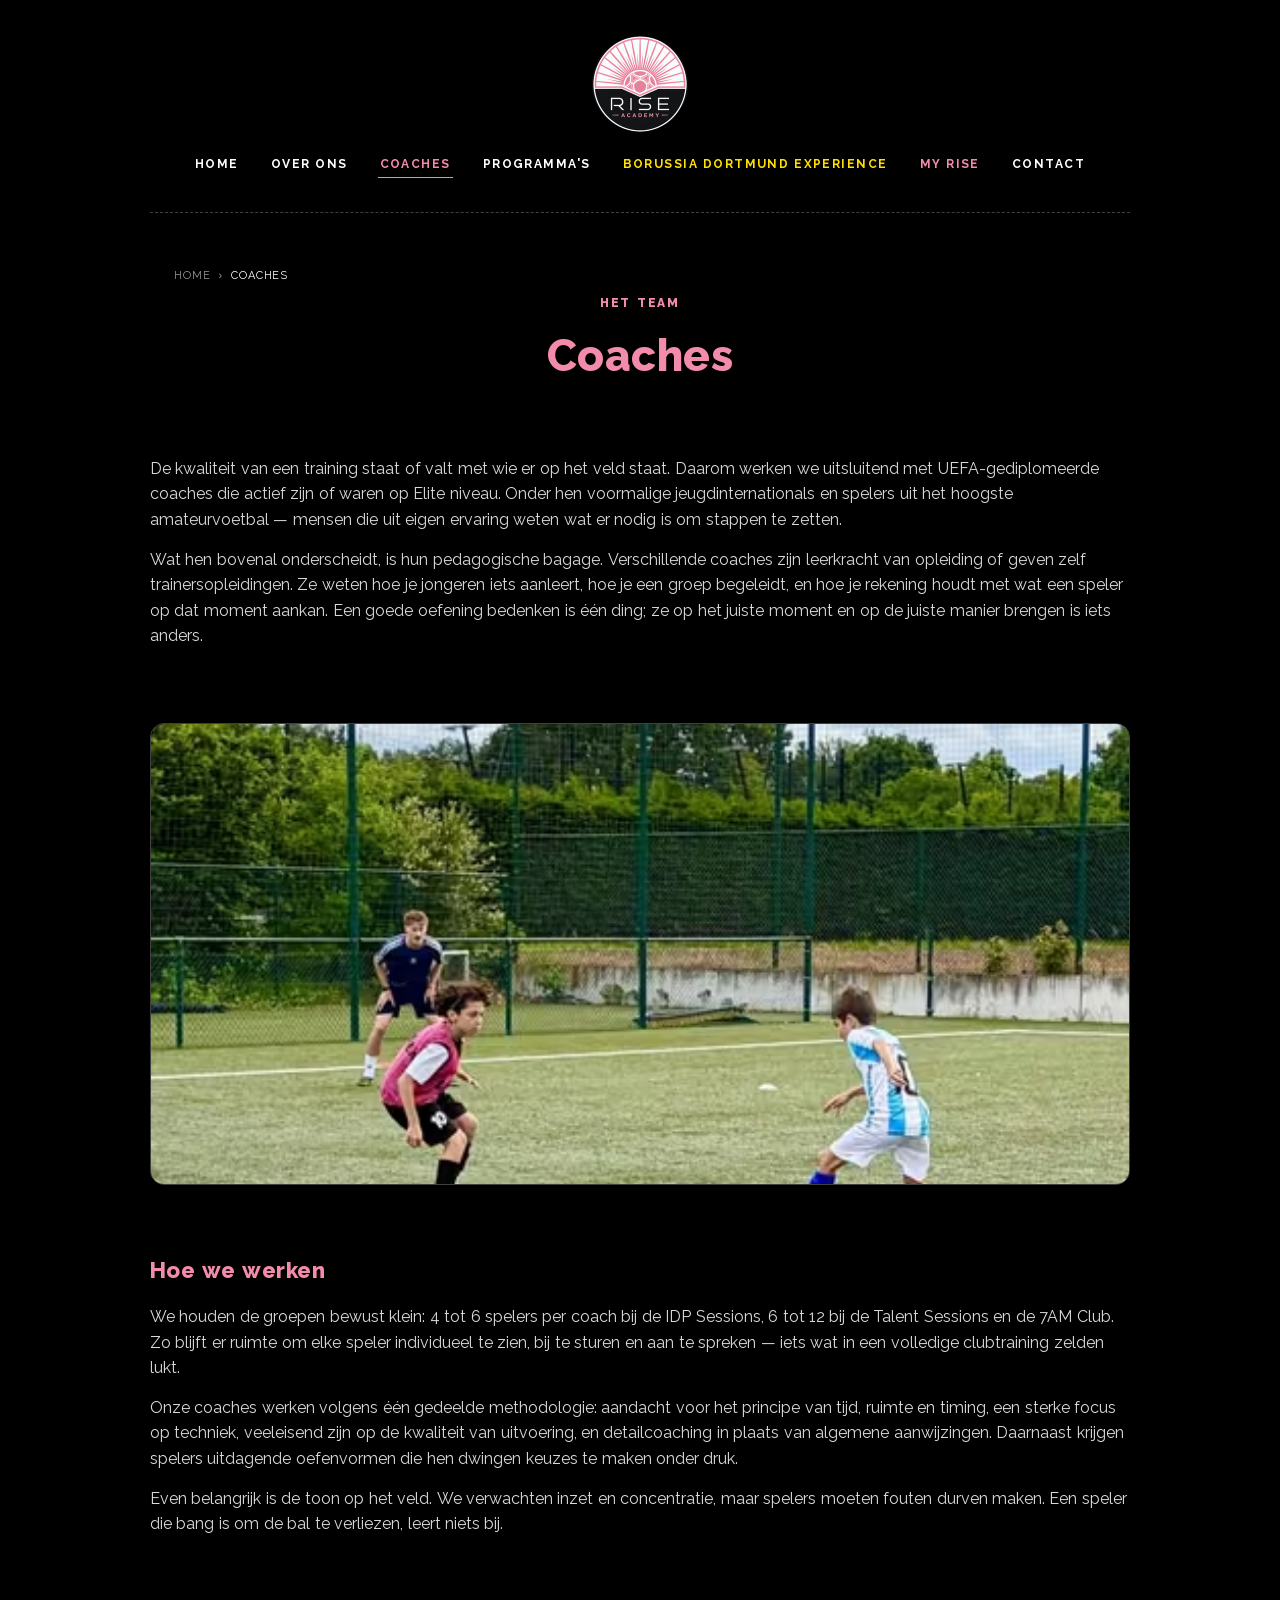
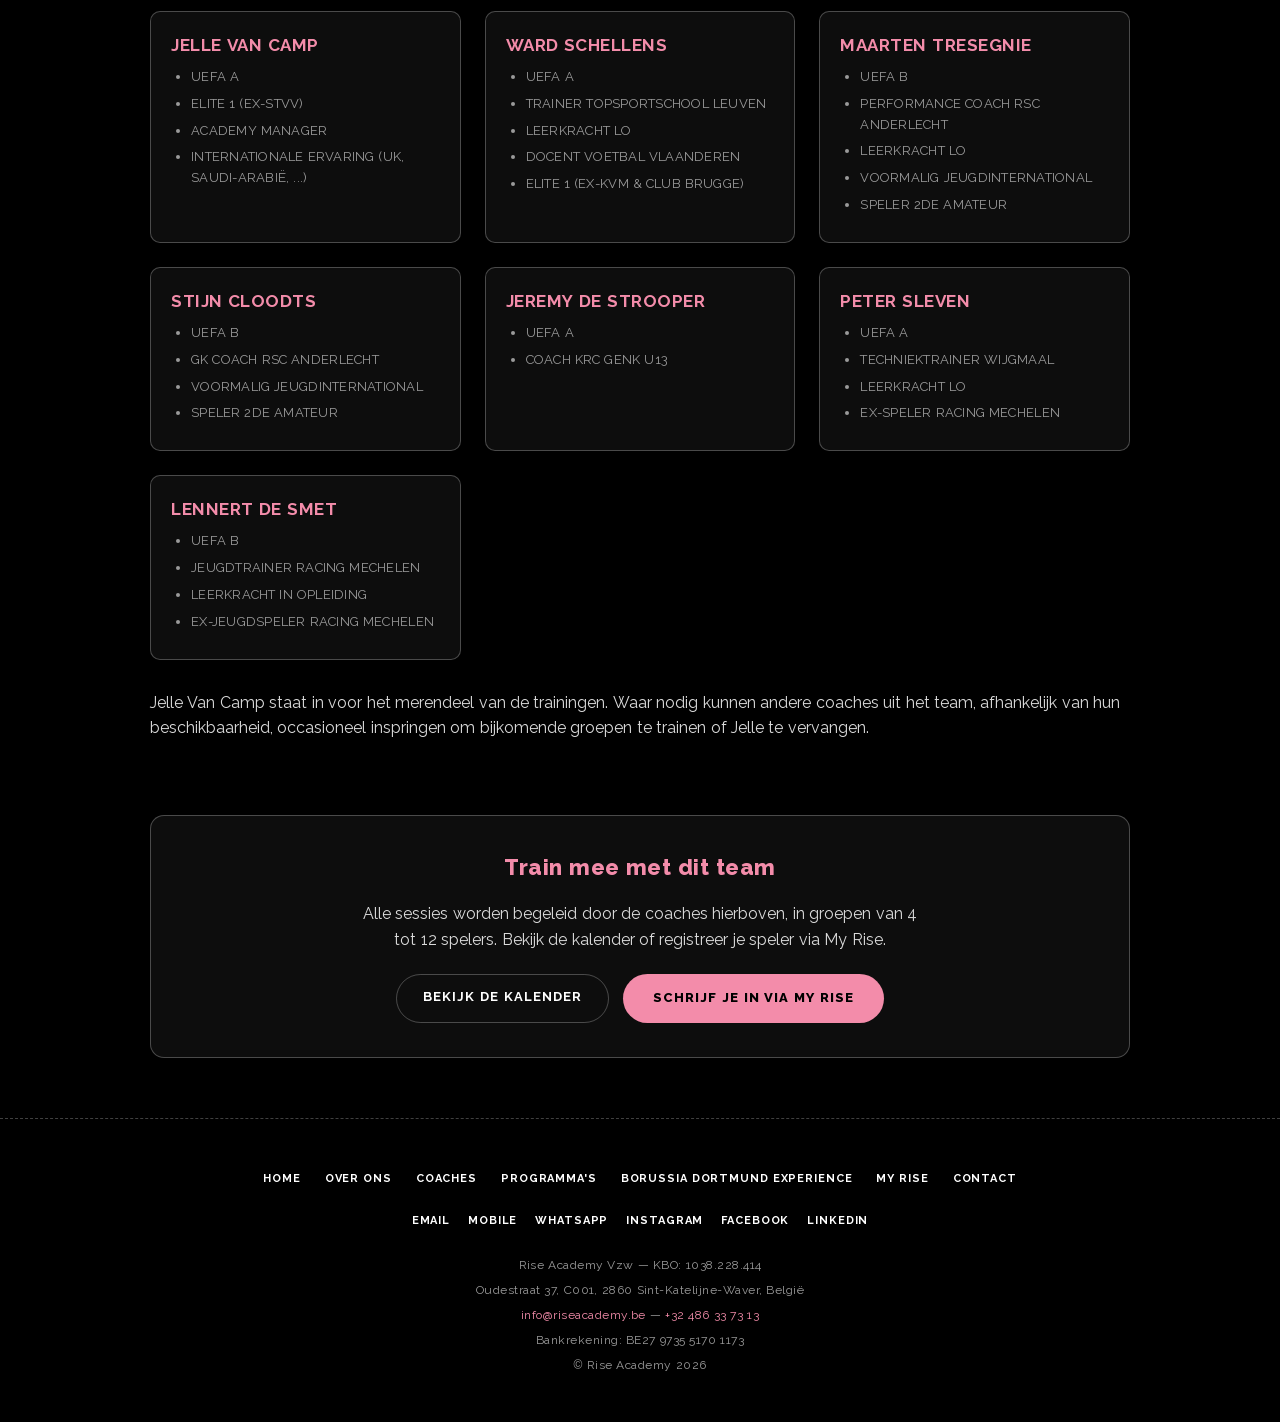
<file: coaches.html>
<!DOCTYPE html>
<html lang="nl">
<head>
<meta charset="UTF-8">
<meta name="viewport" content="width=device-width, initial-scale=1">
<title>Coaches — Rise Academy</title>
<meta name="description" content="Maak kennis met het coachteam van Rise Academy: UEFA A en B gediplomeerde trainers met ervaring bij o.a. STVV, RSC Anderlecht, Club Brugge en KRC Genk.">
<link rel="canonical" href="https://riseacademy.be/coaches.html">
<meta property="og:title" content="Coaches — Rise Academy">
<meta property="og:description" content="UEFA-gediplomeerde coaches met professionele voetbalervaring begeleiden onze spelers.">
<meta property="og:type" content="website">
<meta property="og:url" content="https://riseacademy.be/coaches.html">
<link rel="preload" href="assets/fonts/raleway.woff2" as="font" type="font/woff2" crossorigin>
<!--css--><style>@font-face{
  font-family:'Raleway';
  font-style:normal;
  font-weight:400 800;
  font-display:swap;
  src:url('assets/fonts/raleway.woff2') format('woff2');
}
:root{
  --black:#000;
  --white:#fff;
  --pink:#F38CAA;
  --pink-deep:#C23D63;
  --grey:#9a9a9a;
  --gold:#D9AE55;
  --bvb:#FFE000;
  --line:rgba(255,255,255,.25);
  --panel:rgba(255,255,255,.05);
  --max:980px;
}
*,*::before,*::after{box-sizing:border-box}
html{scroll-behavior:smooth}
body{
  margin:0;
  background:var(--black);
  color:var(--white);
  font-family:'Raleway',Arial,Helvetica,sans-serif;
  font-weight:400;
  line-height:1.6;
  -webkit-font-smoothing:antialiased;
}
img{max-width:100%;display:block}
a{color:var(--pink);text-decoration:none}
a:hover{text-decoration:underline}
.wrap{max-width:var(--max);margin:0 auto;padding:0 24px}
.site-header{
  padding:36px 24px 18px;
  text-align:center;
}
.logo-badge{
  width:96px;height:96px;
  border-radius:50%;
  overflow:hidden;
  margin:0 auto 18px;
  background:var(--black);
}
.logo-badge img{width:100%;height:100%;object-fit:cover}
nav.site-nav ul{
  list-style:none;
  display:flex;
  flex-wrap:wrap;
  justify-content:center;
  gap:10px 28px;
  margin:0 0 18px;
  padding:0;
}
nav.site-nav a{
  color:var(--white);
  font-size:12px;
  font-weight:700;
  letter-spacing:.12em;
  text-transform:uppercase;
  padding:6px 2px;
}
nav.site-nav a:hover,
nav.site-nav a[aria-current="page"]{
  color:var(--pink);
  text-decoration:none;
  border-bottom:1px solid var(--pink);
}
nav.site-nav a.nav-home{color:var(--white)}
nav.site-nav a.nav-home:hover,
nav.site-nav a.nav-home[aria-current="page"]{
  color:var(--white);
  border-bottom-color:var(--white);
}
nav.site-nav a.nav-myrise{color:var(--pink)}
nav.site-nav a.nav-myrise:hover,
nav.site-nav a.nav-myrise[aria-current="page"]{
  color:var(--pink);
  border-bottom-color:var(--pink);
}
.divider{
  border:none;
  border-top:1px dashed var(--line);
  max-width:var(--max);
  margin:0 auto 40px;
}
.hero{
  text-align:center;
  padding:10px 24px 50px;
}
.hero h1{
  font-size:clamp(28px,4vw,44px);
  font-weight:800;
  color:var(--pink);
  margin:0 0 14px;
  letter-spacing:.01em;
}
.hero p.lede{
  max-width:640px;
  margin:0 auto;
  color:rgba(255,255,255,.75);
  font-size:17px;
}
.photo-band{
  border-radius:14px;
  overflow:hidden;
  border:1px solid var(--line);
  margin:0 0 8px;
}
.photo-band img{
  width:100%;
  height:min(56vh,460px);
  object-fit:cover;
  display:block;
}
.photo-grid-2{
  display:grid;
  grid-template-columns:1fr 1fr;
  gap:20px;
  margin:0 0 8px;
}
.photo-grid-2 .photo-band{margin-bottom:0}
.photo-grid-2 .photo-band img{height:min(50vh,420px)}
@media (max-width:640px){
  .photo-grid-2{grid-template-columns:1fr}
}
section{
  padding:0 24px 60px;
}
section .wrap{padding:0}
h2{
  color:var(--pink);
  font-size:22px;
  font-weight:800;
  letter-spacing:.02em;
  margin:0 0 16px;
}
h3{
  color:var(--white);
  font-size:17px;
  font-weight:700;
  letter-spacing:.04em;
  text-transform:uppercase;
  margin:26px 0 8px;
}
p{margin:0 0 14px;color:rgba(255,255,255,.85)}
ul.plain{margin:0 0 14px;padding-left:20px;color:rgba(255,255,255,.85)}
ul.plain li{margin-bottom:6px}
.eyebrow{
  color:var(--pink);
  font-size:12px;
  font-weight:800;
  letter-spacing:.16em;
  text-transform:uppercase;
  margin-bottom:8px;
  display:block;
}
.btn{
  display:inline-block;
  background:var(--pink);
  color:var(--black);
  font-weight:800;
  font-size:13px;
  letter-spacing:.08em;
  text-transform:uppercase;
  padding:14px 30px;
  border-radius:30px;
  border:none;
  cursor:pointer;
}
.btn:hover{background:#fff;text-decoration:none}
.btn-outline{
  display:inline-block;
  background:transparent;
  color:var(--white);
  font-weight:700;
  font-size:13px;
  letter-spacing:.08em;
  text-transform:uppercase;
  padding:12px 26px;
  border-radius:30px;
  border:1px solid var(--line);
}
.btn-outline:hover{border-color:var(--pink);color:var(--pink);text-decoration:none}
.grid{
  display:grid;
  gap:22px;
  grid-template-columns:repeat(auto-fit,minmax(240px,1fr));
}
.card{
  background:var(--panel);
  border:1px solid var(--line);
  border-radius:10px;
  padding:22px;
}
.card h3{margin-top:0;color:var(--pink)}
.card ul.plain{margin-bottom:0;font-size:14px}
.coaches-grid{
  display:grid;
  gap:24px;
  grid-template-columns:repeat(3,1fr);
  margin-bottom:10px;
}
@media (max-width:800px){
  .coaches-grid{grid-template-columns:repeat(2,1fr)}
}
@media (max-width:560px){
  .coaches-grid{grid-template-columns:1fr}
}
.coach-card{
  background:var(--panel);
  border:1px solid var(--line);
  border-radius:10px;
  padding:20px;
}
.coach-card h3{
  color:var(--pink);
  font-size:17px;
  letter-spacing:.03em;
  margin:0 0 8px;
}
.coach-card ul.plain{
  font-size:13px;
  letter-spacing:.02em;
  text-transform:uppercase;
  color:var(--grey);
  margin-bottom:0;
}
.table-wrap{overflow-x:auto;margin:0 0 20px}
table{
  border-collapse:collapse;
  width:100%;
  font-size:14px;
  min-width:480px;
}
table caption{
  text-align:left;
  color:var(--pink);
  font-weight:700;
  text-transform:uppercase;
  letter-spacing:.06em;
  font-size:12px;
  margin-bottom:8px;
}
th,td{
  border:1px solid var(--line);
  padding:10px 12px;
  text-align:left;
}
th{
  background:var(--panel);
  color:var(--pink);
  text-transform:uppercase;
  font-size:11px;
  letter-spacing:.06em;
}
td{color:rgba(255,255,255,.85)}
.summary-grid{
  display:grid;
  gap:18px;
  grid-template-columns:repeat(4,1fr);
  margin:0 0 20px;
}
@media (max-width:900px){.summary-grid{grid-template-columns:repeat(2,1fr)}}
@media (max-width:520px){.summary-grid{grid-template-columns:1fr}}
.summary-grid-note{grid-column:var(--note-col,4);margin-top:0}
@media (max-width:900px){.summary-grid-note{grid-column:var(--note-col-md,2)}}
@media (max-width:520px){.summary-grid-note{grid-column:1}}
.summary-card{
  background:var(--panel);
  border:1px solid var(--line);
  border-top:3px solid var(--pink);
  border-radius:10px;
  padding:20px;
}
.summary-card h3{
  color:var(--pink);
  margin:0 0 14px;
  font-size:15px;
}
.summary-card dl{margin:0}
.summary-card .row{
  display:flex;
  justify-content:space-between;
  gap:10px;
  padding:7px 0;
  border-top:1px dashed var(--line);
  font-size:13px;
}
.summary-card .row:first-child{border-top:none}
.summary-card .row dt{color:var(--grey);text-transform:uppercase;letter-spacing:.04em;font-size:11px}
.summary-card .row dd{margin:0;text-align:right;color:rgba(255,255,255,.9)}
.cal-dot.dot-game1ai{background:var(--gold)}
.day-detail .session-card .sc-badge.badge-game1ai{border-color:var(--gold);color:var(--gold)}
.info-strip{
  display:flex;
  flex-wrap:wrap;
  gap:0;
  border:1px solid var(--line);
  border-radius:10px;
  overflow:hidden;
  margin:0 0 22px;
}
.info-strip > div{
  flex:1 1 160px;
  padding:16px 20px;
  border-left:1px dashed var(--line);
}
.info-strip > div:first-child{border-left:none}
.info-strip .info-label{
  display:block;
  color:var(--pink);
  font-size:10px;
  font-weight:800;
  letter-spacing:.1em;
  text-transform:uppercase;
  margin-bottom:4px;
}
.info-strip .info-value{font-size:14px;color:#fff}
.profile-line{
  color:var(--pink);
  font-style:normal;
  font-weight:600;
}
.date-chips-group{margin:0 0 22px}
.date-chips-month{
  display:flex;
  align-items:baseline;
  gap:14px;
  margin:14px 0 8px;
}
.date-chips-month .month-label{
  color:var(--grey);
  font-size:11px;
  font-weight:800;
  letter-spacing:.1em;
  text-transform:uppercase;
  min-width:64px;
}
.date-chips{
  display:flex;
  flex-wrap:wrap;
  gap:8px;
}
.date-chip{
  display:inline-block;
  border:1px solid rgba(243,140,170,.5);
  color:#fff;
  background:rgba(243,140,170,.08);
  font-size:12px;
  font-weight:700;
  padding:6px 12px;
  border-radius:20px;
}
.date-chip.is-vacation{
  border-style:dashed;
  background:transparent;
  color:var(--grey);
}
.chips-note{font-size:12px;color:var(--grey);margin:8px 0 0}
.session-cards{
  display:flex;
  flex-direction:column;
  gap:8px;
  margin:0 0 22px;
}
.session-card{
  display:flex;
  align-items:center;
  gap:16px;
  border:1px solid var(--line);
  border-radius:8px;
  padding:12px 16px;
}
.session-card .sc-date{
  min-width:110px;
  font-weight:700;
  font-size:13px;
}
.session-card .sc-date .sc-day{
  display:block;
  color:var(--grey);
  font-size:10px;
  text-transform:uppercase;
  letter-spacing:.08em;
  font-weight:700;
}
.session-card .sc-time{flex:1;font-size:13px;color:rgba(255,255,255,.8)}
.session-card .sc-badge{
  border:1px solid var(--pink);
  color:var(--pink);
  font-size:10px;
  font-weight:800;
  letter-spacing:.08em;
  text-transform:uppercase;
  padding:4px 10px;
  border-radius:20px;
}
.calendar-filters{
  display:flex;
  flex-wrap:wrap;
  gap:10px;
  margin:0 0 26px;
}
.cal-filter{
  display:inline-flex;
  align-items:center;
  gap:8px;
  border:1px solid var(--line);
  color:var(--white);
  font-size:12px;
  font-weight:700;
  letter-spacing:.04em;
  text-transform:uppercase;
  padding:8px 16px;
  border-radius:30px;
  background:transparent;
  cursor:pointer;
}
.cal-filter .cal-swatch{width:11px;height:11px;flex:none;border-radius:3px}
.cal-filter[data-active="true"]{border-color:var(--pink);color:var(--pink)}
.cal-filter[data-active="false"]{opacity:.35}
.cal-months{
  display:grid;
  gap:22px;
  grid-template-columns:repeat(auto-fit,minmax(230px,1fr));
}
.cal-month{
  border:1px solid var(--line);
  border-radius:10px;
  padding:16px;
}
.cal-month h4{
  margin:0 0 12px;
  color:var(--pink);
  font-size:13px;
  font-weight:800;
  letter-spacing:.08em;
  text-transform:uppercase;
  text-align:center;
}
.cal-grid{
  display:grid;
  grid-template-columns:repeat(7,1fr);
  gap:4px;
  text-align:center;
}
.cal-grid .cal-dow{
  font-size:9px;
  color:var(--grey);
  letter-spacing:.04em;
  padding-bottom:4px;
}
.cal-grid .cal-day{
  position:relative;
  aspect-ratio:1/1;
  display:flex;
  align-items:center;
  justify-content:center;
  font-size:11px;
  color:rgba(255,255,255,.55);
  border-radius:6px;
  transition:background-color .15s;
}
.cal-grid .cal-day.empty{visibility:hidden}
.cal-grid .cal-day.has-session{
  color:#fff;
  font-weight:700;
  cursor:pointer;
}
.cal-grid .cal-day.has-session:hover{background:rgba(255,255,255,.1)}
.cal-grid .cal-day.is-selected{
  background:rgba(255,255,255,.05);
  box-shadow:0 0 0 2px var(--pink) inset;
}
.cal-grid .cal-day .cal-dots{
  position:absolute;
  bottom:3px;
  left:50%;
  transform:translateX(-50%);
  display:flex;
  gap:3px;
}
.cal-dot{width:7px;height:7px;border-radius:2px}
.cal-dot.dot-amclub{background:var(--pink)}
.cal-dot.dot-talent{background:#fff}
.cal-dot.dot-idp{background:var(--pink-deep)}
.cal-dot.dot-holiday{background:var(--grey)}
.cal-dot.hidden-type{display:none}
.cal-legend{
  display:flex;
  flex-wrap:wrap;
  gap:16px;
  margin:22px 0 0;
  font-size:11px;
  color:var(--grey);
  text-transform:uppercase;
  letter-spacing:.04em;
}
.cal-legend span{display:inline-flex;align-items:center;gap:6px}
.day-detail-backdrop{
  display:none;
  position:fixed;
  inset:0;
  background:rgba(0,0,0,.75);
  z-index:200;
  align-items:center;
  justify-content:center;
  padding:24px;
}
.day-detail-backdrop.is-open{display:flex}
.day-detail{
  background:#0a0a0a;
  border:1px solid var(--line);
  border-radius:14px;
  padding:26px;
  max-width:520px;
  width:100%;
  max-height:80vh;
  overflow-y:auto;
  box-shadow:0 20px 60px rgba(0,0,0,.6);
}
.day-detail-header{
  display:flex;
  align-items:center;
  justify-content:space-between;
  gap:12px;
  margin-bottom:16px;
}
.day-detail-header h4{
  margin:0;
  color:var(--pink);
  font-size:16px;
  font-weight:700;
  text-transform:none;
  letter-spacing:.01em;
}
.day-detail-close{
  background:none;
  border:1px solid var(--line);
  color:var(--grey);
  font-size:13px;
  line-height:1;
  cursor:pointer;
  padding:6px 10px;
  border-radius:20px;
}
.day-detail-close:hover{border-color:var(--pink);color:var(--pink)}
.day-detail-empty{color:var(--grey);font-size:13px;margin:0}
.day-detail .session-card .sc-badge.badge-amclub{border-color:var(--pink);color:var(--pink)}
.day-detail .session-card .sc-badge.badge-talent{border-color:#fff;color:#fff}
.day-detail .session-card .sc-badge.badge-idp{border-color:var(--pink-deep);color:var(--pink-deep)}
.day-detail .session-card .sc-badge.badge-holiday{border-color:var(--grey);color:var(--grey)}
.social-icons{
  display:flex;
  flex-wrap:wrap;
  justify-content:center;
  gap:18px;
  margin:0 0 34px;
}
.social-icon{
  display:flex;
  flex-direction:column;
  align-items:center;
  gap:8px;
  width:76px;
  color:var(--white);
}
.social-icon svg{width:26px;height:26px;fill:none;stroke:currentColor;stroke-width:1.6}
.social-icon span{font-size:10px;font-weight:700;letter-spacing:.06em;text-transform:uppercase;color:var(--grey)}
.social-icon:hover{color:var(--pink)}
.social-icon:hover span{color:var(--pink)}
.pill-nav{
  display:flex;
  flex-wrap:wrap;
  gap:10px;
  margin:0 0 34px;
}
.pill-nav a{
  border:1px solid var(--line);
  color:var(--white);
  font-size:12px;
  font-weight:700;
  letter-spacing:.06em;
  text-transform:uppercase;
  padding:9px 18px;
  border-radius:30px;
}
.pill-nav a:hover{border-color:var(--pink);color:var(--pink);text-decoration:none}
.program-block{
  border-top:1px dashed var(--line);
  padding-top:40px;
  margin-top:40px;
  scroll-margin-top:24px;
}
.steps{
  display:grid;
  gap:16px;
  grid-template-columns:repeat(4,1fr);
  margin:20px 0 10px;
}
@media (max-width:880px){
  .steps{grid-template-columns:repeat(2,1fr)}
}
@media (max-width:520px){
  .steps{grid-template-columns:1fr}
}
.step-card{
  background:var(--panel);
  border:1px solid var(--line);
  border-radius:10px;
  padding:22px;
}
.step-card .step-num{
  color:var(--pink);
  font-weight:800;
  font-size:12px;
  letter-spacing:.1em;
  text-transform:uppercase;
  margin-bottom:6px;
  display:block;
}
.contact-list{list-style:none;margin:0 0 30px;padding:0}
.contact-list li{
  border-top:1px dashed var(--line);
  padding:14px 0;
  font-size:15px;
}
.contact-list li:first-child{border-top:none}
.contact-list span{
  display:inline-block;
  width:110px;
  color:var(--grey);
  font-size:11px;
  letter-spacing:.08em;
  text-transform:uppercase;
}
.cta-center{text-align:center;margin:28px 0 0}
.contact-form{
  max-width:520px;
  margin:0 0 10px;
}
.contact-form .form-row{
  margin-bottom:18px;
}
.contact-form label{
  display:block;
  color:var(--grey);
  font-size:11px;
  font-weight:700;
  letter-spacing:.08em;
  text-transform:uppercase;
  margin-bottom:8px;
}
.contact-form input,
.contact-form textarea{
  width:100%;
  background:var(--panel);
  border:1px solid var(--line);
  border-radius:8px;
  padding:12px 14px;
  color:#fff;
  font-family:inherit;
  font-size:14px;
  resize:vertical;
}
.contact-form input:focus,
.contact-form textarea:focus{
  outline:none;
  border-color:var(--pink);
}
.contact-form button{margin-bottom:10px}
.myrise-embed{
  border:1px solid var(--line);
  border-radius:14px;
  overflow:hidden;
  margin:0 0 12px;
  background:var(--panel);
}
.myrise-embed iframe{
  width:100%;
  height:min(85vh,900px);
  border:none;
  display:block;
}
.myrise-panel{
  text-align:center;
  background:var(--panel);
  border:1px solid var(--line);
  border-radius:14px;
  padding:50px 30px;
  margin:0 0 40px;
}
.myrise-panel h2{margin-bottom:10px}
footer{
  padding:50px 24px 40px;
  text-align:center;
  border-top:1px dashed var(--line);
  color:var(--grey);
  font-size:12px;
  letter-spacing:.04em;
}
footer p{color:var(--grey);font-size:12px;margin:0 0 6px}
.social-links{
  display:flex;
  justify-content:center;
  gap:18px;
  margin:0 0 26px;
  flex-wrap:wrap;
}
.social-links a{
  color:var(--white);
  font-size:11px;
  font-weight:700;
  letter-spacing:.08em;
  text-transform:uppercase;
}
.social-links a:hover{color:var(--pink);text-decoration:none}
.back-home{
  display:inline-block;
  margin-bottom:26px;
  color:var(--grey);
  font-size:11px;
  letter-spacing:.1em;
  text-transform:uppercase;
}
.back-home:hover{color:var(--pink)}
@media (max-width:600px){
  .site-header{padding:26px 16px 14px}
  section{padding:0 16px 46px}
}
.skip-link{
  position:absolute;left:-9999px;top:0;
  background:var(--pink);color:var(--black);
  padding:12px 20px;border-radius:0 0 8px 0;
  font-weight:800;font-size:13px;letter-spacing:.06em;text-transform:uppercase;
  z-index:100;
}
.skip-link:focus{left:0;text-decoration:none}
a.logo-badge{display:block;text-decoration:none}
a.logo-badge:hover{outline:2px solid var(--pink);outline-offset:3px}
nav.site-nav a:focus-visible,
.skip-link:focus-visible,
footer a:focus-visible{outline:2px solid var(--pink);outline-offset:3px}
.breadcrumb{
  max-width:var(--max);margin:0 auto;padding:14px 24px 0;
  font-size:11px;letter-spacing:.08em;text-transform:uppercase;color:var(--grey);
}
.breadcrumb ol{list-style:none;display:flex;flex-wrap:wrap;gap:8px;margin:0;padding:0}
.breadcrumb li+li::before{content:"›";margin-right:8px;color:var(--grey)}
.breadcrumb a{color:var(--grey)}
.breadcrumb a:hover{color:var(--pink)}
.breadcrumb [aria-current]{color:var(--white)}
.cta-band{
  border:1px solid var(--line);
  border-radius:14px;
  background:var(--panel);
  padding:34px 28px;
  text-align:center;
}
.cta-band h2{margin-top:0}
.cta-band p{max-width:56ch;margin-left:auto;margin-right:auto}
.cta-actions{
  display:flex;flex-wrap:wrap;justify-content:center;
  gap:14px;margin-top:22px;
}
.hero-actions{display:flex;flex-wrap:wrap;gap:14px;margin-top:26px}
.faq{border-top:1px solid var(--line);margin-top:8px}
.faq details{border-bottom:1px solid var(--line);padding:16px 0}
.faq summary{
  cursor:pointer;font-weight:700;font-size:15px;
  list-style:none;display:flex;justify-content:space-between;gap:16px;align-items:center;
}
.faq summary::-webkit-details-marker{display:none}
.faq summary::after{content:"+";color:var(--pink);font-weight:800;font-size:20px;line-height:1}
.faq details[open] summary::after{content:"–"}
.faq summary:hover{color:var(--pink)}
.faq p{margin:12px 0 0;color:#d8d8d8;font-size:14px}
.footer-nav{
  display:flex;justify-content:center;flex-wrap:wrap;
  gap:10px 24px;margin:0 0 24px;padding:0;list-style:none;
}
.footer-nav a{
  color:var(--white);font-size:11px;font-weight:700;
  letter-spacing:.08em;text-transform:uppercase;
}
.footer-nav a:hover{color:var(--pink);text-decoration:none}
@media (max-width:600px){
  .cta-band{padding:26px 18px}
  .hero-actions .btn,.hero-actions .btn-outline,
  .cta-actions .btn,.cta-actions .btn-outline{width:100%;text-align:center}
  .breadcrumb{padding:12px 16px 0}
}
.promo{
  position:relative;
  display:flex;
  align-items:center;
  gap:22px;
  max-width:900px;
  margin:0 auto 30px;
  padding:26px 30px;
  border:1px solid rgba(243,140,170,.45);
  border-radius:14px;
  background:#000;
  color:var(--white);
  text-align:left;
}
.promo:hover{border-color:var(--pink);text-decoration:none}
.promo:focus-visible{outline:2px solid var(--pink);outline-offset:3px}
.promo::before,.promo::after{content:"";position:absolute;width:14px;height:14px;pointer-events:none}
.promo::before{top:9px;left:9px;border-top:1px solid rgba(243,140,170,.75);border-left:1px solid rgba(243,140,170,.75)}
.promo::after{bottom:9px;right:9px;border-bottom:1px solid rgba(243,140,170,.75);border-right:1px solid rgba(243,140,170,.75)}
.promo-body{flex:1 1 auto;display:block;min-width:0}
.promo-lockup{display:flex;align-items:center;gap:12px;margin:0 0 16px}
.promo-g1{
  font-family:ui-monospace,SFMono-Regular,Menlo,Consolas,monospace;
  font-size:15px;letter-spacing:.16em;color:rgba(255,255,255,.92);font-weight:400;
}
.promo-x{color:rgba(255,255,255,.4);font-size:13px}
.promo-lockup img{width:34px;height:34px;border-radius:50%;display:block}
.promo-eyebrow{
  display:block;font-family:ui-monospace,SFMono-Regular,Menlo,Consolas,monospace;
  font-size:10px;letter-spacing:.2em;text-transform:uppercase;color:var(--pink);margin:0 0 10px;
}
.promo-title,.promo-claim{
  display:block;font-size:clamp(19px,2.2vw,25px);font-weight:800;
  line-height:1.14;letter-spacing:-.01em;margin:0;
}
.promo-title{color:var(--white)}
.promo-claim{color:var(--pink);margin-bottom:14px}
.promo-date{
  display:block;font-family:ui-monospace,SFMono-Regular,Menlo,Consolas,monospace;
  font-size:12.5px;font-weight:700;letter-spacing:.06em;text-transform:uppercase;
  color:rgba(255,255,255,.92);padding-top:12px;margin:0 0 16px;
  border-top:1px solid rgba(243,140,170,.3);
}
.promo-listlabel{
  display:block;font-family:ui-monospace,SFMono-Regular,Menlo,Consolas,monospace;
  font-size:9.5px;letter-spacing:.2em;text-transform:uppercase;color:rgba(255,255,255,.45);margin:0 0 8px;
}
.promo-list{display:block;margin:0 0 16px}
.promo-list span{display:block;font-size:13.5px;font-weight:700;color:var(--white);margin:0 0 5px;padding-left:26px;position:relative}
.promo-list span::before{
  content:attr(data-n);position:absolute;left:0;top:1px;
  font-family:ui-monospace,SFMono-Regular,Menlo,Consolas,monospace;
  font-size:9.5px;font-weight:400;color:var(--pink);letter-spacing:.1em;
}
.promo-price{display:flex;align-items:flex-start;gap:18px;margin:0 0 16px;flex-wrap:wrap}
.promo-amount{flex:none}
.promo-amount b{display:block;font-size:30px;font-weight:800;line-height:1;color:var(--white)}
.promo-amount i{
  display:block;font-style:normal;margin-top:4px;
  font-family:ui-monospace,SFMono-Regular,Menlo,Consolas,monospace;
  font-size:9px;letter-spacing:.1em;text-transform:uppercase;color:rgba(255,255,255,.45);
}
.promo-voucher{flex:1 1 240px;border-left:1px solid rgba(243,140,170,.3);padding-left:18px}
.promo-voucher b{display:block;font-size:13.5px;font-weight:700;color:var(--pink);margin:0 0 2px}
.promo-voucher i{display:block;font-style:normal;font-size:12px;color:rgba(255,255,255,.6);line-height:1.45;max-width:38ch;margin-top:5px}
.promo-actions{display:flex;align-items:center;gap:16px;flex-wrap:wrap}
.promo-btn{
  display:inline-block;background:var(--pink);color:#000;
  font-size:12px;font-weight:800;letter-spacing:.09em;text-transform:uppercase;
  padding:13px 24px;border-radius:4px;
}
.promo:hover .promo-btn{background:#fff}
.promo-note{
  font-family:ui-monospace,SFMono-Regular,Menlo,Consolas,monospace;
  font-size:9.5px;letter-spacing:.16em;text-transform:uppercase;color:rgba(255,255,255,.45);
}
.promo-screen{
  flex:none;display:block;width:192px;
  filter:drop-shadow(0 14px 30px rgba(0,0,0,.85));
  line-height:0;
}
.promo-screen img{width:100%;height:auto;display:block}
@media (max-width:820px){
  .promo{flex-direction:column-reverse;align-items:stretch;gap:20px;padding:22px}
  .promo-screen{width:100%;max-width:132px;align-self:center}
  .promo-title,.promo-claim{font-size:20px}
  .promo-voucher{border-left:none;padding-left:0;flex-basis:100%}
  
  .promo-listlabel,.promo-note,.promo-amount i{font-size:10.5px}
  .promo-eyebrow{font-size:10.5px}
}
.prices{
  list-style:none;margin:0 0 14px;padding:0;
  max-width:420px;border-top:1px dashed var(--line);
}
.prices li{
  display:flex;justify-content:space-between;align-items:baseline;gap:16px;
  padding:9px 0;border-bottom:1px dashed var(--line);font-size:14px;
}
.prices li span{color:rgba(255,255,255,.75)}
.prices li b{color:var(--white);font-weight:800;white-space:nowrap}
.prices li.is-highlight span,.prices li.is-highlight b{color:var(--pink)}
body.page-bvb{--pink:var(--bvb)}
body.page-bvb nav.site-nav a.nav-myrise,
body.page-bvb nav.site-nav a.nav-myrise:hover{color:#F38CAA;border-bottom-color:#F38CAA}
body.page-bvb a.logo-badge:hover{outline-color:#F38CAA}
.hero h1.bvb-h1{color:var(--bvb)}
.btn-bvb{background:var(--bvb);color:var(--black)}
.btn-bvb:hover{background:#fff}
.hero-bvb .hero-actions{justify-content:center}
.hero-bvb .btn-outline:hover,.cta-bvb .btn-outline:hover{border-color:var(--bvb);color:var(--bvb)}
nav.site-nav a.nav-bvb{color:var(--bvb);text-align:center}
nav.site-nav a.nav-bvb:hover{color:#fff}
@media (max-width:900px){nav.site-nav a.nav-bvb{display:inline-block}nav.site-nav a.nav-bvb .nav-l2{display:block}}
.bvb-promo{
  position:relative;display:flex;align-items:center;gap:26px;
  max-width:900px;margin:0 auto 26px;padding:24px 28px;
  border:1px solid rgba(255,224,0,.5);border-radius:14px;
  background:#000;color:var(--white);text-align:left;
}
.bvb-promo::before,.bvb-promo::after{content:"";position:absolute;width:14px;height:14px;pointer-events:none}
.bvb-promo::before{top:9px;left:9px;border-top:1px solid rgba(255,224,0,.8);border-left:1px solid rgba(255,224,0,.8)}
.bvb-promo::after{bottom:9px;right:9px;border-bottom:1px solid rgba(255,224,0,.8);border-right:1px solid rgba(255,224,0,.8)}
.bvb-flyer{
  flex:none;display:block;width:232px;border-radius:8px;overflow:hidden;
  box-shadow:0 10px 28px rgba(0,0,0,.7);line-height:0;
}
.bvb-flyer img{width:100%;height:auto;display:block}
.bvb-body{flex:1 1 auto;display:block;min-width:0}
.bvb-eyebrow{
  display:block;font-family:ui-monospace,SFMono-Regular,Menlo,Consolas,monospace;
  font-size:10px;letter-spacing:.2em;text-transform:uppercase;color:var(--bvb);margin:0 0 12px;
}
.bvb-title{display:block;font-size:clamp(20px,2.4vw,27px);font-weight:800;line-height:1.12;color:var(--bvb);margin:0 0 4px}
.bvb-title em{font-style:normal;color:var(--bvb);display:block}
.bvb-date{
  display:block;font-family:ui-monospace,SFMono-Regular,Menlo,Consolas,monospace;
  font-size:12.5px;font-weight:700;letter-spacing:.06em;text-transform:uppercase;
  color:rgba(255,255,255,.92);padding-top:12px;margin:14px 0 12px;
  border-top:1px solid rgba(255,224,0,.35);
}
.bvb-sub{display:block;font-size:13px;line-height:1.55;color:rgba(255,255,255,.66);margin:0 0 14px}
.bvb-actions{display:flex;flex-wrap:wrap;gap:12px;margin-top:4px}
.bvb-flyer:hover{box-shadow:0 10px 28px rgba(255,224,0,.28)}
.bvb-flyer:focus-visible{outline:2px solid var(--bvb);outline-offset:3px}
.bvb-toc{border:1px solid rgba(255,224,0,.35);border-radius:14px;background:var(--panel);padding:20px 22px}
.bvb-toc h2{
  font-family:ui-monospace,SFMono-Regular,Menlo,Consolas,monospace;
  font-size:11px;letter-spacing:.2em;text-transform:uppercase;color:var(--bvb);
  margin:0 0 14px;border:none;padding:0;
}
.bvb-toc ul{list-style:none;display:flex;flex-wrap:wrap;gap:9px 10px;margin:0;padding:0}
.bvb-toc a{
  display:block;padding:8px 15px;border-radius:30px;
  border:1px solid rgba(255,224,0,.4);
  font-size:12.5px;font-weight:700;color:rgba(255,255,255,.9);
}
.bvb-toc a:hover,.bvb-toc a:focus-visible{background:var(--bvb);border-color:var(--bvb);color:var(--black);text-decoration:none}
.bvb-rekening{
  margin:16px 0 0;padding:16px 18px;border-radius:12px;
  border:1px solid rgba(255,224,0,.35);background:var(--panel);
}
.bvb-rekening dt{
  font-family:ui-monospace,SFMono-Regular,Menlo,Consolas,monospace;
  font-size:10px;letter-spacing:.2em;text-transform:uppercase;color:var(--bvb);margin:0 0 4px;
}
.bvb-rekening dd{margin:0 0 14px;font-size:15px;color:var(--white)}
.bvb-rekening dd:last-of-type{margin-bottom:0}
.bvb-rekening .iban{font-family:ui-monospace,SFMono-Regular,Menlo,Consolas,monospace;font-size:17px;font-weight:700;letter-spacing:.04em}
.bvb-rekening .mededeling{font-family:ui-monospace,SFMono-Regular,Menlo,Consolas,monospace;font-size:14px;color:var(--bvb)}
main section[id]{scroll-margin-top:16px}
.bvb-cards{display:grid;gap:20px;grid-template-columns:1fr 1fr;margin:0 0 22px}
.bvb-card{
  background:var(--panel);border:1px solid var(--line);
  border-top:3px solid var(--bvb);border-radius:10px;padding:22px;
}
.bvb-card h3{color:var(--bvb);margin:0 0 4px;font-size:15px}
.bvb-card .bedrag{display:block;font-size:34px;font-weight:800;line-height:1;margin:0 0 16px;color:var(--white)}
.bvb-card ul{list-style:none;margin:0;padding:0}
.bvb-card li{position:relative;padding:0 0 0 20px;margin:0 0 9px;font-size:14px;line-height:1.5;color:rgba(255,255,255,.85)}
.bvb-card li::before{content:"";position:absolute;left:0;top:8px;width:7px;height:7px;border-radius:50%;background:var(--bvb)}
@media (max-width:640px){.bvb-cards{grid-template-columns:1fr}}
@media (max-width:820px){
  .bvb-promo{flex-direction:column-reverse;align-items:stretch;gap:18px;padding:22px}
  .bvb-flyer{width:100%;max-width:240px;align-self:center}
  .bvb-title{font-size:21px}
  .bvb-actions{justify-content:center}
}
@media (max-width:420px){
  .bvb-actions{flex-direction:column}
  .bvb-actions .btn{width:100%;text-align:center}
}</style><!--/css-->
<script type="application/ld+json">
{
  "@context": "https://schema.org",
  "@type": "BreadcrumbList",
  "itemListElement": [
    {
      "@type": "ListItem",
      "position": 1,
      "name": "Home",
      "item": "https://riseacademy.be/"
    },
    {
      "@type": "ListItem",
      "position": 2,
      "name": "Coaches",
      "item": "https://riseacademy.be/coaches.html"
    }
  ]
}
</script>
</head>
<body>

<a class="skip-link" href="#content">Naar de inhoud</a>

<header class="site-header">
  <a class="logo-badge" href="index.html" aria-label="Rise Academy — naar de homepagina"><img src="assets/images/logo-192.jpg" alt="Rise Academy logo" width="96" height="96"></a>
  <nav class="site-nav" aria-label="Hoofdmenu">
    <ul>
      <li><a href="index.html" class="nav-home">Home</a></li>
      <li><a href="over-ons.html">Over ons</a></li>
      <li><a href="coaches.html" aria-current="page">Coaches</a></li>
      <li><a href="programmas.html">Programma's</a></li>
      <li><a href="bvb.html" class="nav-bvb">Borussia Dortmund <span class="nav-l2">Experience</span></a></li>
      <li><a href="my-rise.html" class="nav-myrise">My Rise</a></li>
      <li><a href="contact.html">Contact</a></li>
    </ul>
  </nav>
</header>
<hr class="divider">

<nav class="breadcrumb" aria-label="Kruimelpad">
  <ol>
    <li><a href="index.html">Home</a></li>
    <li><span aria-current="page">Coaches</span></li>
  </ol>
</nav>

<main id="content">
  <section class="hero">
    <div class="wrap">
      <span class="eyebrow">Het team</span>
      <h1>Coaches</h1>
    </div>
  </section>

  <section>
    <div class="wrap">
      <p>De kwaliteit van een training staat of valt met wie er op het veld staat. Daarom werken we uitsluitend met UEFA-gediplomeerde coaches die actief zijn of waren op Elite niveau. Onder hen voormalige jeugdinternationals en spelers uit het hoogste amateurvoetbal — mensen die uit eigen ervaring weten wat er nodig is om stappen te zetten.</p>
      <p>Wat hen bovenal onderscheidt, is hun pedagogische bagage. Verschillende coaches zijn leerkracht van opleiding of geven zelf trainersopleidingen. Ze weten hoe je jongeren iets aanleert, hoe je een groep begeleidt, en hoe je rekening houdt met wat een speler op dat moment aankan. Een goede oefening bedenken is één ding; ze op het juiste moment en op de juiste manier brengen is iets anders.</p>
    </div>
  </section>

  <section>
    <div class="wrap">
      <div class="photo-band">
        <picture>
          <source type="image/avif" srcset="assets/images/action-keeper-480.avif 480w, assets/images/action-keeper-800.avif 800w, assets/images/action-keeper-1200.avif 1200w" sizes="(max-width:980px) calc(100vw - 48px), 932px">
          <img src="assets/images/action-keeper.jpg" srcset="assets/images/action-keeper-480.jpg 480w, assets/images/action-keeper-800.jpg 800w, assets/images/action-keeper.jpg 1200w" sizes="(max-width:980px) calc(100vw - 48px), 932px"
               width="1200" height="896" loading="lazy" decoding="async"
               alt="Training in actie bij Rise Academy">
        </picture>
      </div>
    </div>
  </section>

  <section>
    <div class="wrap">
      <h2>Hoe we werken</h2>
      <p>We houden de groepen bewust klein: 4 tot 6 spelers per coach bij de IDP Sessions, 6 tot 12 bij de Talent Sessions en de 7AM Club. Zo blijft er ruimte om elke speler individueel te zien, bij te sturen en aan te spreken — iets wat in een volledige clubtraining zelden lukt.</p>
      <p>Onze coaches werken volgens één gedeelde methodologie: aandacht voor het principe van tijd, ruimte en timing, een sterke focus op techniek, veeleisend zijn op de kwaliteit van uitvoering, en detailcoaching in plaats van algemene aanwijzingen. Daarnaast krijgen spelers uitdagende oefenvormen die hen dwingen keuzes te maken onder druk.</p>
      <p>Even belangrijk is de toon op het veld. We verwachten inzet en concentratie, maar spelers moeten fouten durven maken. Een speler die bang is om de bal te verliezen, leert niets bij.</p>
    </div>
  </section>

  <section>
    <div class="wrap">
      <div class="coaches-grid">
        <div class="coach-card">
          <h3>Jelle Van Camp</h3>
          <ul class="plain">
            <li>UEFA A</li>
            <li>Elite 1 (ex-STVV)</li>
            <li>Academy Manager</li>
            <li>Internationale ervaring (UK, Saudi-Arabië, ...)</li>
          </ul>
        </div>

        <div class="coach-card">
          <h3>Ward Schellens</h3>
          <ul class="plain">
            <li>UEFA A</li>
            <li>Trainer Topsportschool Leuven</li>
            <li>Leerkracht LO</li>
            <li>Docent Voetbal Vlaanderen</li>
            <li>Elite 1 (ex-KVM &amp; Club Brugge)</li>
          </ul>
        </div>

        <div class="coach-card">
          <h3>Maarten Tresegnie</h3>
          <ul class="plain">
            <li>UEFA B</li>
            <li>Performance Coach RSC Anderlecht</li>
            <li>Leerkracht LO</li>
            <li>Voormalig jeugdinternational</li>
            <li>Speler 2de Amateur</li>
          </ul>
        </div>

        <div class="coach-card">
          <h3>Stijn Cloodts</h3>
          <ul class="plain">
            <li>UEFA B</li>
            <li>GK Coach RSC Anderlecht</li>
            <li>Voormalig jeugdinternational</li>
            <li>Speler 2de Amateur</li>
          </ul>
        </div>

        <div class="coach-card">
          <h3>Jeremy De Strooper</h3>
          <ul class="plain">
            <li>UEFA A</li>
            <li>Coach KRC Genk U13</li>
          </ul>
        </div>

        <div class="coach-card">
          <h3>Peter Sleven</h3>
          <ul class="plain">
            <li>UEFA A</li>
            <li>Techniektrainer Wijgmaal</li>
            <li>Leerkracht LO</li>
            <li>Ex-speler Racing Mechelen</li>
          </ul>
        </div>

        <div class="coach-card">
          <h3>Lennert De Smet</h3>
          <ul class="plain">
            <li>UEFA B</li>
            <li>Jeugdtrainer Racing Mechelen</li>
            <li>Leerkracht in opleiding</li>
            <li>Ex-jeugdspeler Racing Mechelen</li>
          </ul>
        </div>
      </div>

      <p style="margin-top:30px">Jelle Van Camp staat in voor het merendeel van de trainingen. Waar nodig kunnen andere coaches uit het team, afhankelijk van hun beschikbaarheid, occasioneel inspringen om bijkomende groepen te trainen of Jelle te vervangen.</p>
    </div>
  </section>

  <section>
    <div class="wrap">
      <div class="cta-band">
        <h2>Train mee met dit team</h2>
        <p>Alle sessies worden begeleid door de coaches hierboven, in groepen van 4 tot 12 spelers. Bekijk de kalender of registreer je speler via My Rise.</p>
        <div class="cta-actions">
          <a href="programmas.html" class="btn-outline">Bekijk de kalender</a>
          <a href="my-rise.html" class="btn">Schrijf je in via My Rise</a>
        </div>
      </div>
    </div>
  </section>
</main>

<footer>
  <nav aria-label="Voettekstnavigatie">
    <ul class="footer-nav">
      <li><a href="index.html">Home</a></li>
      <li><a href="over-ons.html">Over ons</a></li>
      <li><a href="coaches.html">Coaches</a></li>
      <li><a href="programmas.html">Programma's</a></li>
      <li><a href="bvb.html">Borussia Dortmund Experience</a></li>
      <li><a href="my-rise.html">My Rise</a></li>
      <li><a href="contact.html">Contact</a></li>
    </ul>
  </nav>
  <div class="social-links">
    <a href="mailto:info@riseacademy.be">Email</a>
    <a href="tel:+32486337313">Mobile</a>
    <a href="https://wa.me/32486337313" target="_blank" rel="noopener">WhatsApp</a>
    <a href="https://www.instagram.com/riseacademy.be" target="_blank" rel="noopener">Instagram</a>
    <a href="https://www.facebook.com/profile.php?id=61588102003054" target="_blank" rel="noopener">Facebook</a>
    <a href="https://www.linkedin.com/in/jelle-van-camp-3b040119/" target="_blank" rel="noopener">LinkedIn</a>
  </div>
  <p>Rise Academy Vzw — KBO: 1038.228.414</p>
  <p>Oudestraat 37, C001, 2860 Sint-Katelijne-Waver, België</p>
  <p><a href="mailto:info@riseacademy.be">info@riseacademy.be</a> — <a href="tel:+32486337313">+32 486 33 73 13</a></p>
  <p>Bankrekening: BE27 9735 5170 1173</p>
  <p>&copy; Rise Academy 2026</p>
</footer>

</body>
</html>
</file>
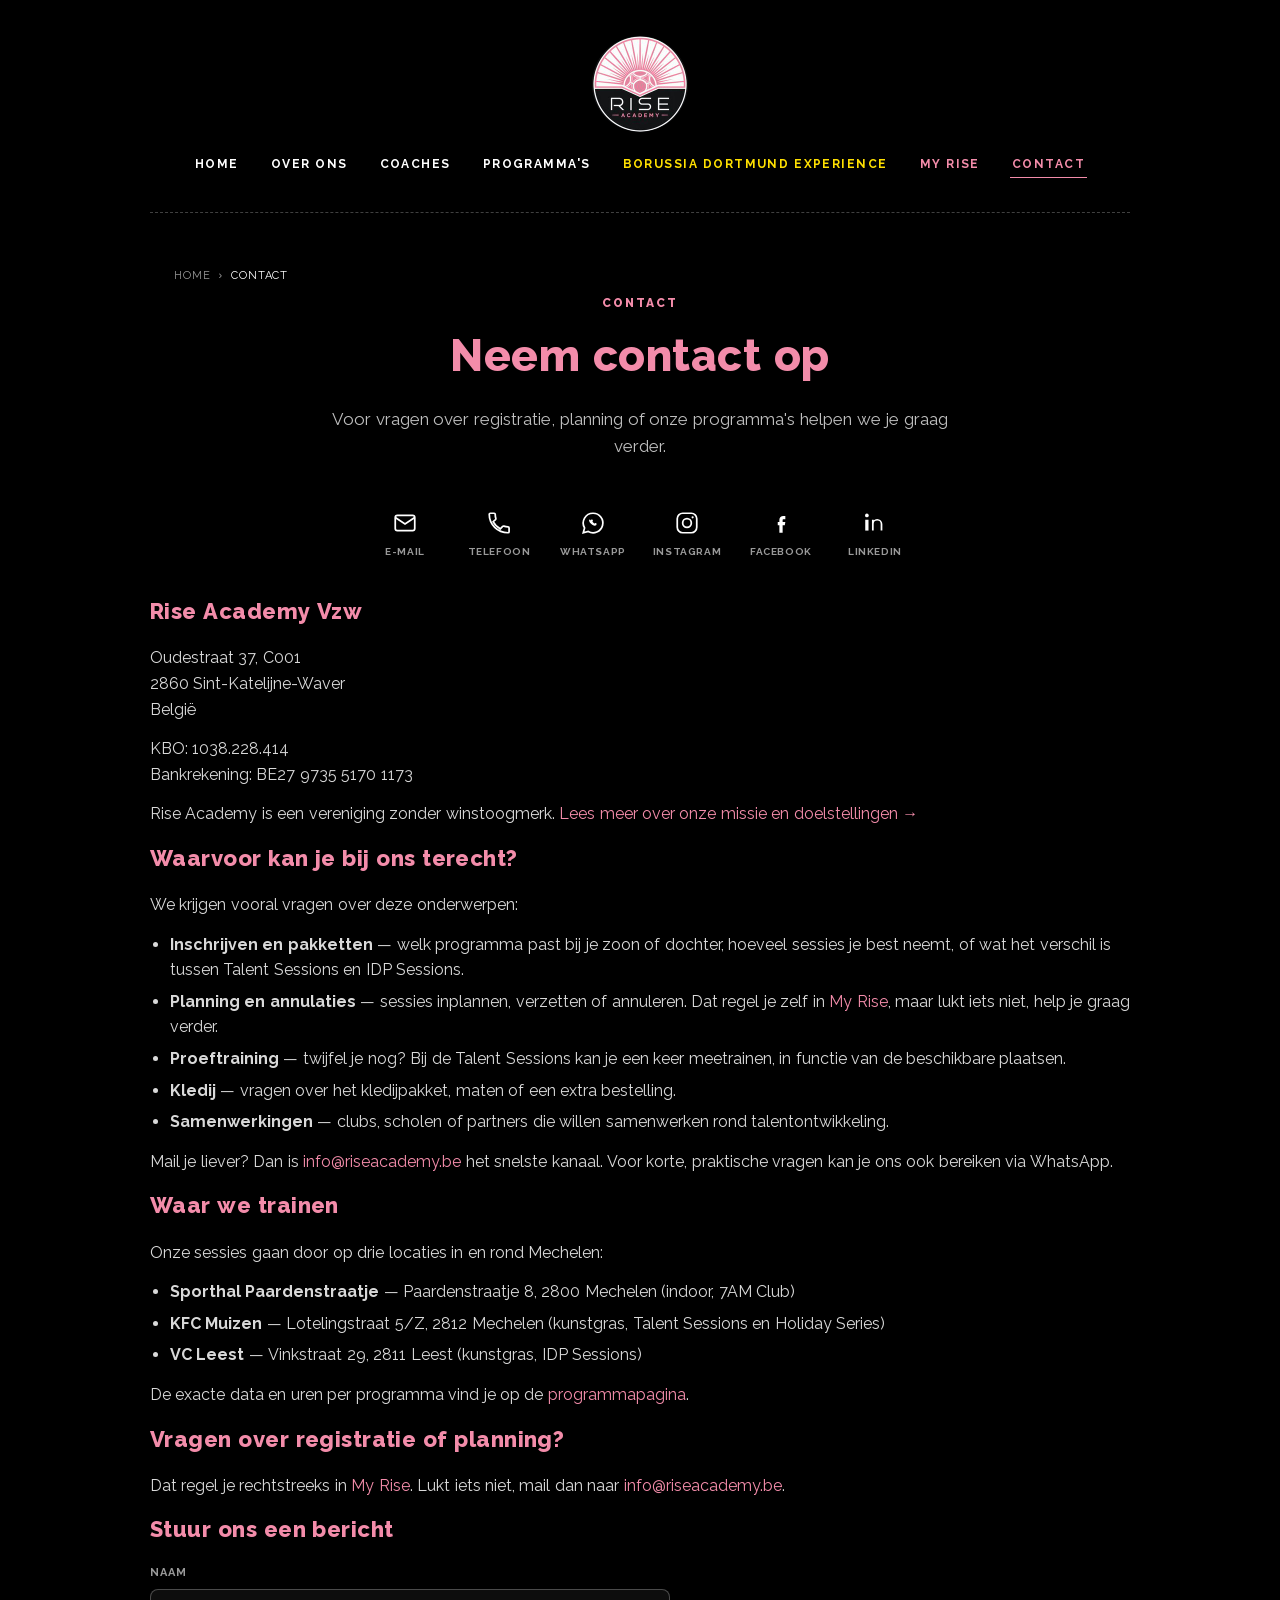
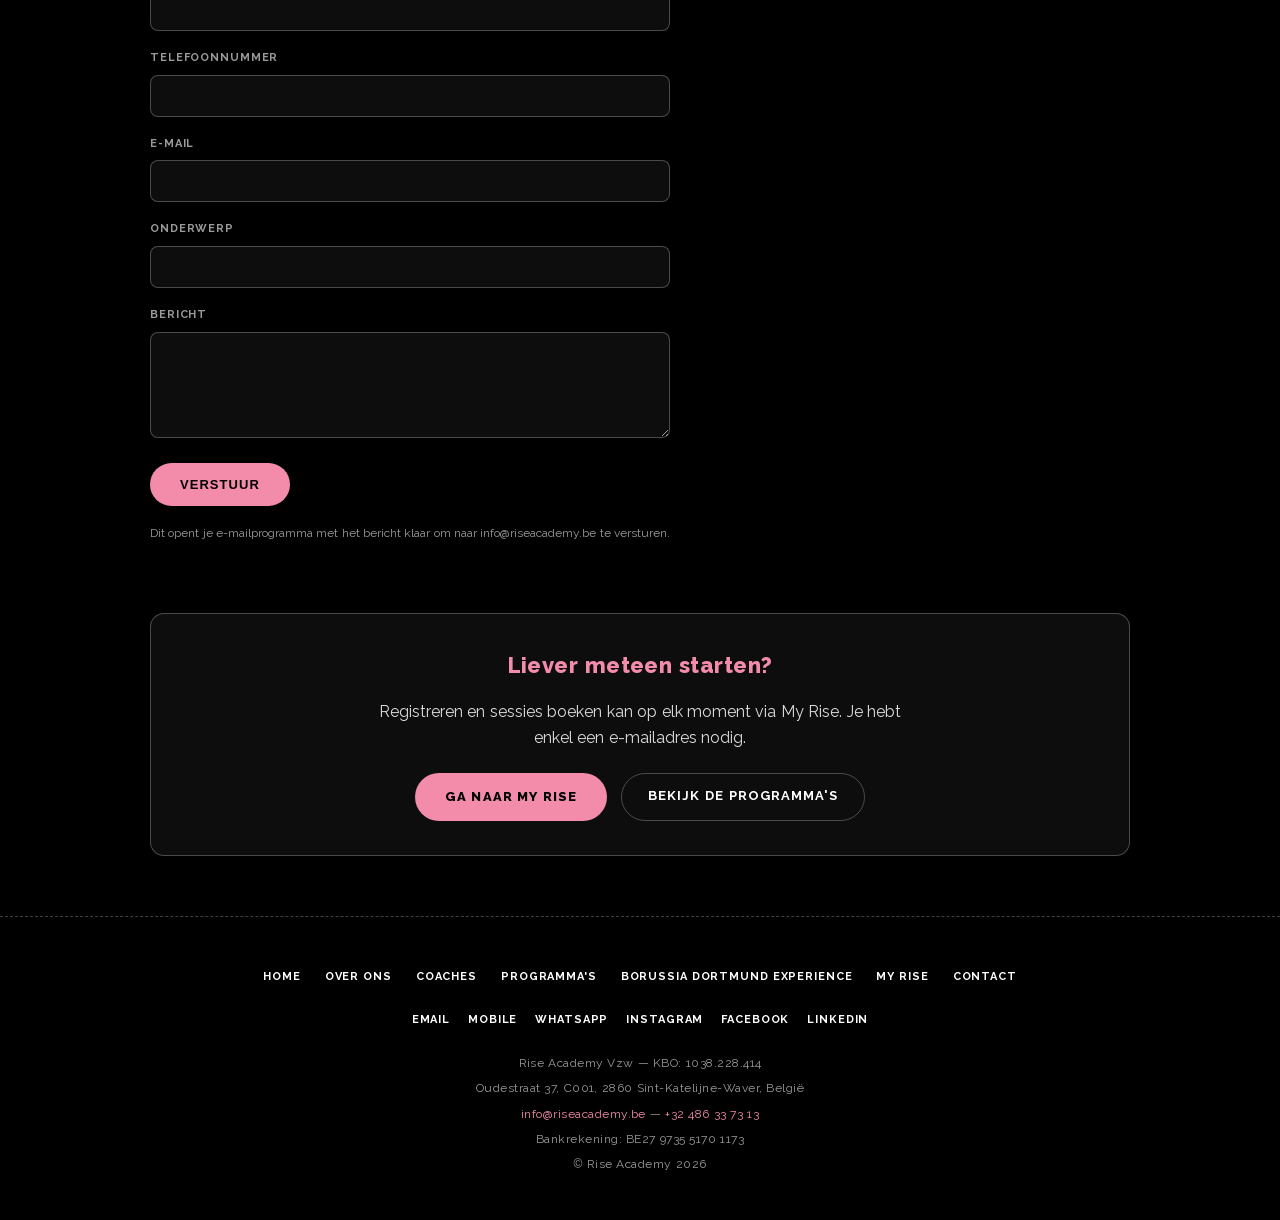
<file: contact.html>
<!DOCTYPE html>
<html lang="nl">
<head>
<meta charset="UTF-8">
<meta name="viewport" content="width=device-width, initial-scale=1">
<title>Contact — Rise Academy</title>
<meta name="description" content="Neem contact op met Rise Academy via e-mail, telefoon, WhatsApp of social media. Rise Academy Vzw, Mechelen.">
<link rel="canonical" href="https://riseacademy.be/contact.html">
<meta property="og:title" content="Contact — Rise Academy">
<meta property="og:description" content="E-mail, telefoon, WhatsApp en social media van Rise Academy.">
<meta property="og:type" content="website">
<meta property="og:url" content="https://riseacademy.be/contact.html">
<link rel="preload" href="assets/fonts/raleway.woff2" as="font" type="font/woff2" crossorigin>
<!--css--><style>@font-face{
  font-family:'Raleway';
  font-style:normal;
  font-weight:400 800;
  font-display:swap;
  src:url('assets/fonts/raleway.woff2') format('woff2');
}
:root{
  --black:#000;
  --white:#fff;
  --pink:#F38CAA;
  --pink-deep:#C23D63;
  --grey:#9a9a9a;
  --gold:#D9AE55;
  --bvb:#FFE000;
  --line:rgba(255,255,255,.25);
  --panel:rgba(255,255,255,.05);
  --max:980px;
}
*,*::before,*::after{box-sizing:border-box}
html{scroll-behavior:smooth}
body{
  margin:0;
  background:var(--black);
  color:var(--white);
  font-family:'Raleway',Arial,Helvetica,sans-serif;
  font-weight:400;
  line-height:1.6;
  -webkit-font-smoothing:antialiased;
}
img{max-width:100%;display:block}
a{color:var(--pink);text-decoration:none}
a:hover{text-decoration:underline}
.wrap{max-width:var(--max);margin:0 auto;padding:0 24px}
.site-header{
  padding:36px 24px 18px;
  text-align:center;
}
.logo-badge{
  width:96px;height:96px;
  border-radius:50%;
  overflow:hidden;
  margin:0 auto 18px;
  background:var(--black);
}
.logo-badge img{width:100%;height:100%;object-fit:cover}
nav.site-nav ul{
  list-style:none;
  display:flex;
  flex-wrap:wrap;
  justify-content:center;
  gap:10px 28px;
  margin:0 0 18px;
  padding:0;
}
nav.site-nav a{
  color:var(--white);
  font-size:12px;
  font-weight:700;
  letter-spacing:.12em;
  text-transform:uppercase;
  padding:6px 2px;
}
nav.site-nav a:hover,
nav.site-nav a[aria-current="page"]{
  color:var(--pink);
  text-decoration:none;
  border-bottom:1px solid var(--pink);
}
nav.site-nav a.nav-home{color:var(--white)}
nav.site-nav a.nav-home:hover,
nav.site-nav a.nav-home[aria-current="page"]{
  color:var(--white);
  border-bottom-color:var(--white);
}
nav.site-nav a.nav-myrise{color:var(--pink)}
nav.site-nav a.nav-myrise:hover,
nav.site-nav a.nav-myrise[aria-current="page"]{
  color:var(--pink);
  border-bottom-color:var(--pink);
}
.divider{
  border:none;
  border-top:1px dashed var(--line);
  max-width:var(--max);
  margin:0 auto 40px;
}
.hero{
  text-align:center;
  padding:10px 24px 50px;
}
.hero h1{
  font-size:clamp(28px,4vw,44px);
  font-weight:800;
  color:var(--pink);
  margin:0 0 14px;
  letter-spacing:.01em;
}
.hero p.lede{
  max-width:640px;
  margin:0 auto;
  color:rgba(255,255,255,.75);
  font-size:17px;
}
.photo-band{
  border-radius:14px;
  overflow:hidden;
  border:1px solid var(--line);
  margin:0 0 8px;
}
.photo-band img{
  width:100%;
  height:min(56vh,460px);
  object-fit:cover;
  display:block;
}
.photo-grid-2{
  display:grid;
  grid-template-columns:1fr 1fr;
  gap:20px;
  margin:0 0 8px;
}
.photo-grid-2 .photo-band{margin-bottom:0}
.photo-grid-2 .photo-band img{height:min(50vh,420px)}
@media (max-width:640px){
  .photo-grid-2{grid-template-columns:1fr}
}
section{
  padding:0 24px 60px;
}
section .wrap{padding:0}
h2{
  color:var(--pink);
  font-size:22px;
  font-weight:800;
  letter-spacing:.02em;
  margin:0 0 16px;
}
h3{
  color:var(--white);
  font-size:17px;
  font-weight:700;
  letter-spacing:.04em;
  text-transform:uppercase;
  margin:26px 0 8px;
}
p{margin:0 0 14px;color:rgba(255,255,255,.85)}
ul.plain{margin:0 0 14px;padding-left:20px;color:rgba(255,255,255,.85)}
ul.plain li{margin-bottom:6px}
.eyebrow{
  color:var(--pink);
  font-size:12px;
  font-weight:800;
  letter-spacing:.16em;
  text-transform:uppercase;
  margin-bottom:8px;
  display:block;
}
.btn{
  display:inline-block;
  background:var(--pink);
  color:var(--black);
  font-weight:800;
  font-size:13px;
  letter-spacing:.08em;
  text-transform:uppercase;
  padding:14px 30px;
  border-radius:30px;
  border:none;
  cursor:pointer;
}
.btn:hover{background:#fff;text-decoration:none}
.btn-outline{
  display:inline-block;
  background:transparent;
  color:var(--white);
  font-weight:700;
  font-size:13px;
  letter-spacing:.08em;
  text-transform:uppercase;
  padding:12px 26px;
  border-radius:30px;
  border:1px solid var(--line);
}
.btn-outline:hover{border-color:var(--pink);color:var(--pink);text-decoration:none}
.grid{
  display:grid;
  gap:22px;
  grid-template-columns:repeat(auto-fit,minmax(240px,1fr));
}
.card{
  background:var(--panel);
  border:1px solid var(--line);
  border-radius:10px;
  padding:22px;
}
.card h3{margin-top:0;color:var(--pink)}
.card ul.plain{margin-bottom:0;font-size:14px}
.coaches-grid{
  display:grid;
  gap:24px;
  grid-template-columns:repeat(3,1fr);
  margin-bottom:10px;
}
@media (max-width:800px){
  .coaches-grid{grid-template-columns:repeat(2,1fr)}
}
@media (max-width:560px){
  .coaches-grid{grid-template-columns:1fr}
}
.coach-card{
  background:var(--panel);
  border:1px solid var(--line);
  border-radius:10px;
  padding:20px;
}
.coach-card h3{
  color:var(--pink);
  font-size:17px;
  letter-spacing:.03em;
  margin:0 0 8px;
}
.coach-card ul.plain{
  font-size:13px;
  letter-spacing:.02em;
  text-transform:uppercase;
  color:var(--grey);
  margin-bottom:0;
}
.table-wrap{overflow-x:auto;margin:0 0 20px}
table{
  border-collapse:collapse;
  width:100%;
  font-size:14px;
  min-width:480px;
}
table caption{
  text-align:left;
  color:var(--pink);
  font-weight:700;
  text-transform:uppercase;
  letter-spacing:.06em;
  font-size:12px;
  margin-bottom:8px;
}
th,td{
  border:1px solid var(--line);
  padding:10px 12px;
  text-align:left;
}
th{
  background:var(--panel);
  color:var(--pink);
  text-transform:uppercase;
  font-size:11px;
  letter-spacing:.06em;
}
td{color:rgba(255,255,255,.85)}
.summary-grid{
  display:grid;
  gap:18px;
  grid-template-columns:repeat(4,1fr);
  margin:0 0 20px;
}
@media (max-width:900px){.summary-grid{grid-template-columns:repeat(2,1fr)}}
@media (max-width:520px){.summary-grid{grid-template-columns:1fr}}
.summary-grid-note{grid-column:var(--note-col,4);margin-top:0}
@media (max-width:900px){.summary-grid-note{grid-column:var(--note-col-md,2)}}
@media (max-width:520px){.summary-grid-note{grid-column:1}}
.summary-card{
  background:var(--panel);
  border:1px solid var(--line);
  border-top:3px solid var(--pink);
  border-radius:10px;
  padding:20px;
}
.summary-card h3{
  color:var(--pink);
  margin:0 0 14px;
  font-size:15px;
}
.summary-card dl{margin:0}
.summary-card .row{
  display:flex;
  justify-content:space-between;
  gap:10px;
  padding:7px 0;
  border-top:1px dashed var(--line);
  font-size:13px;
}
.summary-card .row:first-child{border-top:none}
.summary-card .row dt{color:var(--grey);text-transform:uppercase;letter-spacing:.04em;font-size:11px}
.summary-card .row dd{margin:0;text-align:right;color:rgba(255,255,255,.9)}
.cal-dot.dot-game1ai{background:var(--gold)}
.day-detail .session-card .sc-badge.badge-game1ai{border-color:var(--gold);color:var(--gold)}
.info-strip{
  display:flex;
  flex-wrap:wrap;
  gap:0;
  border:1px solid var(--line);
  border-radius:10px;
  overflow:hidden;
  margin:0 0 22px;
}
.info-strip > div{
  flex:1 1 160px;
  padding:16px 20px;
  border-left:1px dashed var(--line);
}
.info-strip > div:first-child{border-left:none}
.info-strip .info-label{
  display:block;
  color:var(--pink);
  font-size:10px;
  font-weight:800;
  letter-spacing:.1em;
  text-transform:uppercase;
  margin-bottom:4px;
}
.info-strip .info-value{font-size:14px;color:#fff}
.profile-line{
  color:var(--pink);
  font-style:normal;
  font-weight:600;
}
.date-chips-group{margin:0 0 22px}
.date-chips-month{
  display:flex;
  align-items:baseline;
  gap:14px;
  margin:14px 0 8px;
}
.date-chips-month .month-label{
  color:var(--grey);
  font-size:11px;
  font-weight:800;
  letter-spacing:.1em;
  text-transform:uppercase;
  min-width:64px;
}
.date-chips{
  display:flex;
  flex-wrap:wrap;
  gap:8px;
}
.date-chip{
  display:inline-block;
  border:1px solid rgba(243,140,170,.5);
  color:#fff;
  background:rgba(243,140,170,.08);
  font-size:12px;
  font-weight:700;
  padding:6px 12px;
  border-radius:20px;
}
.date-chip.is-vacation{
  border-style:dashed;
  background:transparent;
  color:var(--grey);
}
.chips-note{font-size:12px;color:var(--grey);margin:8px 0 0}
.session-cards{
  display:flex;
  flex-direction:column;
  gap:8px;
  margin:0 0 22px;
}
.session-card{
  display:flex;
  align-items:center;
  gap:16px;
  border:1px solid var(--line);
  border-radius:8px;
  padding:12px 16px;
}
.session-card .sc-date{
  min-width:110px;
  font-weight:700;
  font-size:13px;
}
.session-card .sc-date .sc-day{
  display:block;
  color:var(--grey);
  font-size:10px;
  text-transform:uppercase;
  letter-spacing:.08em;
  font-weight:700;
}
.session-card .sc-time{flex:1;font-size:13px;color:rgba(255,255,255,.8)}
.session-card .sc-badge{
  border:1px solid var(--pink);
  color:var(--pink);
  font-size:10px;
  font-weight:800;
  letter-spacing:.08em;
  text-transform:uppercase;
  padding:4px 10px;
  border-radius:20px;
}
.calendar-filters{
  display:flex;
  flex-wrap:wrap;
  gap:10px;
  margin:0 0 26px;
}
.cal-filter{
  display:inline-flex;
  align-items:center;
  gap:8px;
  border:1px solid var(--line);
  color:var(--white);
  font-size:12px;
  font-weight:700;
  letter-spacing:.04em;
  text-transform:uppercase;
  padding:8px 16px;
  border-radius:30px;
  background:transparent;
  cursor:pointer;
}
.cal-filter .cal-swatch{width:11px;height:11px;flex:none;border-radius:3px}
.cal-filter[data-active="true"]{border-color:var(--pink);color:var(--pink)}
.cal-filter[data-active="false"]{opacity:.35}
.cal-months{
  display:grid;
  gap:22px;
  grid-template-columns:repeat(auto-fit,minmax(230px,1fr));
}
.cal-month{
  border:1px solid var(--line);
  border-radius:10px;
  padding:16px;
}
.cal-month h4{
  margin:0 0 12px;
  color:var(--pink);
  font-size:13px;
  font-weight:800;
  letter-spacing:.08em;
  text-transform:uppercase;
  text-align:center;
}
.cal-grid{
  display:grid;
  grid-template-columns:repeat(7,1fr);
  gap:4px;
  text-align:center;
}
.cal-grid .cal-dow{
  font-size:9px;
  color:var(--grey);
  letter-spacing:.04em;
  padding-bottom:4px;
}
.cal-grid .cal-day{
  position:relative;
  aspect-ratio:1/1;
  display:flex;
  align-items:center;
  justify-content:center;
  font-size:11px;
  color:rgba(255,255,255,.55);
  border-radius:6px;
  transition:background-color .15s;
}
.cal-grid .cal-day.empty{visibility:hidden}
.cal-grid .cal-day.has-session{
  color:#fff;
  font-weight:700;
  cursor:pointer;
}
.cal-grid .cal-day.has-session:hover{background:rgba(255,255,255,.1)}
.cal-grid .cal-day.is-selected{
  background:rgba(255,255,255,.05);
  box-shadow:0 0 0 2px var(--pink) inset;
}
.cal-grid .cal-day .cal-dots{
  position:absolute;
  bottom:3px;
  left:50%;
  transform:translateX(-50%);
  display:flex;
  gap:3px;
}
.cal-dot{width:7px;height:7px;border-radius:2px}
.cal-dot.dot-amclub{background:var(--pink)}
.cal-dot.dot-talent{background:#fff}
.cal-dot.dot-idp{background:var(--pink-deep)}
.cal-dot.dot-holiday{background:var(--grey)}
.cal-dot.hidden-type{display:none}
.cal-legend{
  display:flex;
  flex-wrap:wrap;
  gap:16px;
  margin:22px 0 0;
  font-size:11px;
  color:var(--grey);
  text-transform:uppercase;
  letter-spacing:.04em;
}
.cal-legend span{display:inline-flex;align-items:center;gap:6px}
.day-detail-backdrop{
  display:none;
  position:fixed;
  inset:0;
  background:rgba(0,0,0,.75);
  z-index:200;
  align-items:center;
  justify-content:center;
  padding:24px;
}
.day-detail-backdrop.is-open{display:flex}
.day-detail{
  background:#0a0a0a;
  border:1px solid var(--line);
  border-radius:14px;
  padding:26px;
  max-width:520px;
  width:100%;
  max-height:80vh;
  overflow-y:auto;
  box-shadow:0 20px 60px rgba(0,0,0,.6);
}
.day-detail-header{
  display:flex;
  align-items:center;
  justify-content:space-between;
  gap:12px;
  margin-bottom:16px;
}
.day-detail-header h4{
  margin:0;
  color:var(--pink);
  font-size:16px;
  font-weight:700;
  text-transform:none;
  letter-spacing:.01em;
}
.day-detail-close{
  background:none;
  border:1px solid var(--line);
  color:var(--grey);
  font-size:13px;
  line-height:1;
  cursor:pointer;
  padding:6px 10px;
  border-radius:20px;
}
.day-detail-close:hover{border-color:var(--pink);color:var(--pink)}
.day-detail-empty{color:var(--grey);font-size:13px;margin:0}
.day-detail .session-card .sc-badge.badge-amclub{border-color:var(--pink);color:var(--pink)}
.day-detail .session-card .sc-badge.badge-talent{border-color:#fff;color:#fff}
.day-detail .session-card .sc-badge.badge-idp{border-color:var(--pink-deep);color:var(--pink-deep)}
.day-detail .session-card .sc-badge.badge-holiday{border-color:var(--grey);color:var(--grey)}
.social-icons{
  display:flex;
  flex-wrap:wrap;
  justify-content:center;
  gap:18px;
  margin:0 0 34px;
}
.social-icon{
  display:flex;
  flex-direction:column;
  align-items:center;
  gap:8px;
  width:76px;
  color:var(--white);
}
.social-icon svg{width:26px;height:26px;fill:none;stroke:currentColor;stroke-width:1.6}
.social-icon span{font-size:10px;font-weight:700;letter-spacing:.06em;text-transform:uppercase;color:var(--grey)}
.social-icon:hover{color:var(--pink)}
.social-icon:hover span{color:var(--pink)}
.pill-nav{
  display:flex;
  flex-wrap:wrap;
  gap:10px;
  margin:0 0 34px;
}
.pill-nav a{
  border:1px solid var(--line);
  color:var(--white);
  font-size:12px;
  font-weight:700;
  letter-spacing:.06em;
  text-transform:uppercase;
  padding:9px 18px;
  border-radius:30px;
}
.pill-nav a:hover{border-color:var(--pink);color:var(--pink);text-decoration:none}
.program-block{
  border-top:1px dashed var(--line);
  padding-top:40px;
  margin-top:40px;
  scroll-margin-top:24px;
}
.steps{
  display:grid;
  gap:16px;
  grid-template-columns:repeat(4,1fr);
  margin:20px 0 10px;
}
@media (max-width:880px){
  .steps{grid-template-columns:repeat(2,1fr)}
}
@media (max-width:520px){
  .steps{grid-template-columns:1fr}
}
.step-card{
  background:var(--panel);
  border:1px solid var(--line);
  border-radius:10px;
  padding:22px;
}
.step-card .step-num{
  color:var(--pink);
  font-weight:800;
  font-size:12px;
  letter-spacing:.1em;
  text-transform:uppercase;
  margin-bottom:6px;
  display:block;
}
.contact-list{list-style:none;margin:0 0 30px;padding:0}
.contact-list li{
  border-top:1px dashed var(--line);
  padding:14px 0;
  font-size:15px;
}
.contact-list li:first-child{border-top:none}
.contact-list span{
  display:inline-block;
  width:110px;
  color:var(--grey);
  font-size:11px;
  letter-spacing:.08em;
  text-transform:uppercase;
}
.cta-center{text-align:center;margin:28px 0 0}
.contact-form{
  max-width:520px;
  margin:0 0 10px;
}
.contact-form .form-row{
  margin-bottom:18px;
}
.contact-form label{
  display:block;
  color:var(--grey);
  font-size:11px;
  font-weight:700;
  letter-spacing:.08em;
  text-transform:uppercase;
  margin-bottom:8px;
}
.contact-form input,
.contact-form textarea{
  width:100%;
  background:var(--panel);
  border:1px solid var(--line);
  border-radius:8px;
  padding:12px 14px;
  color:#fff;
  font-family:inherit;
  font-size:14px;
  resize:vertical;
}
.contact-form input:focus,
.contact-form textarea:focus{
  outline:none;
  border-color:var(--pink);
}
.contact-form button{margin-bottom:10px}
.myrise-embed{
  border:1px solid var(--line);
  border-radius:14px;
  overflow:hidden;
  margin:0 0 12px;
  background:var(--panel);
}
.myrise-embed iframe{
  width:100%;
  height:min(85vh,900px);
  border:none;
  display:block;
}
.myrise-panel{
  text-align:center;
  background:var(--panel);
  border:1px solid var(--line);
  border-radius:14px;
  padding:50px 30px;
  margin:0 0 40px;
}
.myrise-panel h2{margin-bottom:10px}
footer{
  padding:50px 24px 40px;
  text-align:center;
  border-top:1px dashed var(--line);
  color:var(--grey);
  font-size:12px;
  letter-spacing:.04em;
}
footer p{color:var(--grey);font-size:12px;margin:0 0 6px}
.social-links{
  display:flex;
  justify-content:center;
  gap:18px;
  margin:0 0 26px;
  flex-wrap:wrap;
}
.social-links a{
  color:var(--white);
  font-size:11px;
  font-weight:700;
  letter-spacing:.08em;
  text-transform:uppercase;
}
.social-links a:hover{color:var(--pink);text-decoration:none}
.back-home{
  display:inline-block;
  margin-bottom:26px;
  color:var(--grey);
  font-size:11px;
  letter-spacing:.1em;
  text-transform:uppercase;
}
.back-home:hover{color:var(--pink)}
@media (max-width:600px){
  .site-header{padding:26px 16px 14px}
  section{padding:0 16px 46px}
}
.skip-link{
  position:absolute;left:-9999px;top:0;
  background:var(--pink);color:var(--black);
  padding:12px 20px;border-radius:0 0 8px 0;
  font-weight:800;font-size:13px;letter-spacing:.06em;text-transform:uppercase;
  z-index:100;
}
.skip-link:focus{left:0;text-decoration:none}
a.logo-badge{display:block;text-decoration:none}
a.logo-badge:hover{outline:2px solid var(--pink);outline-offset:3px}
nav.site-nav a:focus-visible,
.skip-link:focus-visible,
footer a:focus-visible{outline:2px solid var(--pink);outline-offset:3px}
.breadcrumb{
  max-width:var(--max);margin:0 auto;padding:14px 24px 0;
  font-size:11px;letter-spacing:.08em;text-transform:uppercase;color:var(--grey);
}
.breadcrumb ol{list-style:none;display:flex;flex-wrap:wrap;gap:8px;margin:0;padding:0}
.breadcrumb li+li::before{content:"›";margin-right:8px;color:var(--grey)}
.breadcrumb a{color:var(--grey)}
.breadcrumb a:hover{color:var(--pink)}
.breadcrumb [aria-current]{color:var(--white)}
.cta-band{
  border:1px solid var(--line);
  border-radius:14px;
  background:var(--panel);
  padding:34px 28px;
  text-align:center;
}
.cta-band h2{margin-top:0}
.cta-band p{max-width:56ch;margin-left:auto;margin-right:auto}
.cta-actions{
  display:flex;flex-wrap:wrap;justify-content:center;
  gap:14px;margin-top:22px;
}
.hero-actions{display:flex;flex-wrap:wrap;gap:14px;margin-top:26px}
.faq{border-top:1px solid var(--line);margin-top:8px}
.faq details{border-bottom:1px solid var(--line);padding:16px 0}
.faq summary{
  cursor:pointer;font-weight:700;font-size:15px;
  list-style:none;display:flex;justify-content:space-between;gap:16px;align-items:center;
}
.faq summary::-webkit-details-marker{display:none}
.faq summary::after{content:"+";color:var(--pink);font-weight:800;font-size:20px;line-height:1}
.faq details[open] summary::after{content:"–"}
.faq summary:hover{color:var(--pink)}
.faq p{margin:12px 0 0;color:#d8d8d8;font-size:14px}
.footer-nav{
  display:flex;justify-content:center;flex-wrap:wrap;
  gap:10px 24px;margin:0 0 24px;padding:0;list-style:none;
}
.footer-nav a{
  color:var(--white);font-size:11px;font-weight:700;
  letter-spacing:.08em;text-transform:uppercase;
}
.footer-nav a:hover{color:var(--pink);text-decoration:none}
@media (max-width:600px){
  .cta-band{padding:26px 18px}
  .hero-actions .btn,.hero-actions .btn-outline,
  .cta-actions .btn,.cta-actions .btn-outline{width:100%;text-align:center}
  .breadcrumb{padding:12px 16px 0}
}
.promo{
  position:relative;
  display:flex;
  align-items:center;
  gap:22px;
  max-width:900px;
  margin:0 auto 30px;
  padding:26px 30px;
  border:1px solid rgba(243,140,170,.45);
  border-radius:14px;
  background:#000;
  color:var(--white);
  text-align:left;
}
.promo:hover{border-color:var(--pink);text-decoration:none}
.promo:focus-visible{outline:2px solid var(--pink);outline-offset:3px}
.promo::before,.promo::after{content:"";position:absolute;width:14px;height:14px;pointer-events:none}
.promo::before{top:9px;left:9px;border-top:1px solid rgba(243,140,170,.75);border-left:1px solid rgba(243,140,170,.75)}
.promo::after{bottom:9px;right:9px;border-bottom:1px solid rgba(243,140,170,.75);border-right:1px solid rgba(243,140,170,.75)}
.promo-body{flex:1 1 auto;display:block;min-width:0}
.promo-lockup{display:flex;align-items:center;gap:12px;margin:0 0 16px}
.promo-g1{
  font-family:ui-monospace,SFMono-Regular,Menlo,Consolas,monospace;
  font-size:15px;letter-spacing:.16em;color:rgba(255,255,255,.92);font-weight:400;
}
.promo-x{color:rgba(255,255,255,.4);font-size:13px}
.promo-lockup img{width:34px;height:34px;border-radius:50%;display:block}
.promo-eyebrow{
  display:block;font-family:ui-monospace,SFMono-Regular,Menlo,Consolas,monospace;
  font-size:10px;letter-spacing:.2em;text-transform:uppercase;color:var(--pink);margin:0 0 10px;
}
.promo-title,.promo-claim{
  display:block;font-size:clamp(19px,2.2vw,25px);font-weight:800;
  line-height:1.14;letter-spacing:-.01em;margin:0;
}
.promo-title{color:var(--white)}
.promo-claim{color:var(--pink);margin-bottom:14px}
.promo-date{
  display:block;font-family:ui-monospace,SFMono-Regular,Menlo,Consolas,monospace;
  font-size:12.5px;font-weight:700;letter-spacing:.06em;text-transform:uppercase;
  color:rgba(255,255,255,.92);padding-top:12px;margin:0 0 16px;
  border-top:1px solid rgba(243,140,170,.3);
}
.promo-listlabel{
  display:block;font-family:ui-monospace,SFMono-Regular,Menlo,Consolas,monospace;
  font-size:9.5px;letter-spacing:.2em;text-transform:uppercase;color:rgba(255,255,255,.45);margin:0 0 8px;
}
.promo-list{display:block;margin:0 0 16px}
.promo-list span{display:block;font-size:13.5px;font-weight:700;color:var(--white);margin:0 0 5px;padding-left:26px;position:relative}
.promo-list span::before{
  content:attr(data-n);position:absolute;left:0;top:1px;
  font-family:ui-monospace,SFMono-Regular,Menlo,Consolas,monospace;
  font-size:9.5px;font-weight:400;color:var(--pink);letter-spacing:.1em;
}
.promo-price{display:flex;align-items:flex-start;gap:18px;margin:0 0 16px;flex-wrap:wrap}
.promo-amount{flex:none}
.promo-amount b{display:block;font-size:30px;font-weight:800;line-height:1;color:var(--white)}
.promo-amount i{
  display:block;font-style:normal;margin-top:4px;
  font-family:ui-monospace,SFMono-Regular,Menlo,Consolas,monospace;
  font-size:9px;letter-spacing:.1em;text-transform:uppercase;color:rgba(255,255,255,.45);
}
.promo-voucher{flex:1 1 240px;border-left:1px solid rgba(243,140,170,.3);padding-left:18px}
.promo-voucher b{display:block;font-size:13.5px;font-weight:700;color:var(--pink);margin:0 0 2px}
.promo-voucher i{display:block;font-style:normal;font-size:12px;color:rgba(255,255,255,.6);line-height:1.45;max-width:38ch;margin-top:5px}
.promo-actions{display:flex;align-items:center;gap:16px;flex-wrap:wrap}
.promo-btn{
  display:inline-block;background:var(--pink);color:#000;
  font-size:12px;font-weight:800;letter-spacing:.09em;text-transform:uppercase;
  padding:13px 24px;border-radius:4px;
}
.promo:hover .promo-btn{background:#fff}
.promo-note{
  font-family:ui-monospace,SFMono-Regular,Menlo,Consolas,monospace;
  font-size:9.5px;letter-spacing:.16em;text-transform:uppercase;color:rgba(255,255,255,.45);
}
.promo-screen{
  flex:none;display:block;width:192px;
  filter:drop-shadow(0 14px 30px rgba(0,0,0,.85));
  line-height:0;
}
.promo-screen img{width:100%;height:auto;display:block}
@media (max-width:820px){
  .promo{flex-direction:column-reverse;align-items:stretch;gap:20px;padding:22px}
  .promo-screen{width:100%;max-width:132px;align-self:center}
  .promo-title,.promo-claim{font-size:20px}
  .promo-voucher{border-left:none;padding-left:0;flex-basis:100%}
  
  .promo-listlabel,.promo-note,.promo-amount i{font-size:10.5px}
  .promo-eyebrow{font-size:10.5px}
}
.prices{
  list-style:none;margin:0 0 14px;padding:0;
  max-width:420px;border-top:1px dashed var(--line);
}
.prices li{
  display:flex;justify-content:space-between;align-items:baseline;gap:16px;
  padding:9px 0;border-bottom:1px dashed var(--line);font-size:14px;
}
.prices li span{color:rgba(255,255,255,.75)}
.prices li b{color:var(--white);font-weight:800;white-space:nowrap}
.prices li.is-highlight span,.prices li.is-highlight b{color:var(--pink)}
body.page-bvb{--pink:var(--bvb)}
body.page-bvb nav.site-nav a.nav-myrise,
body.page-bvb nav.site-nav a.nav-myrise:hover{color:#F38CAA;border-bottom-color:#F38CAA}
body.page-bvb a.logo-badge:hover{outline-color:#F38CAA}
.hero h1.bvb-h1{color:var(--bvb)}
.btn-bvb{background:var(--bvb);color:var(--black)}
.btn-bvb:hover{background:#fff}
.hero-bvb .hero-actions{justify-content:center}
.hero-bvb .btn-outline:hover,.cta-bvb .btn-outline:hover{border-color:var(--bvb);color:var(--bvb)}
nav.site-nav a.nav-bvb{color:var(--bvb);text-align:center}
nav.site-nav a.nav-bvb:hover{color:#fff}
@media (max-width:900px){nav.site-nav a.nav-bvb{display:inline-block}nav.site-nav a.nav-bvb .nav-l2{display:block}}
.bvb-promo{
  position:relative;display:flex;align-items:center;gap:26px;
  max-width:900px;margin:0 auto 26px;padding:24px 28px;
  border:1px solid rgba(255,224,0,.5);border-radius:14px;
  background:#000;color:var(--white);text-align:left;
}
.bvb-promo::before,.bvb-promo::after{content:"";position:absolute;width:14px;height:14px;pointer-events:none}
.bvb-promo::before{top:9px;left:9px;border-top:1px solid rgba(255,224,0,.8);border-left:1px solid rgba(255,224,0,.8)}
.bvb-promo::after{bottom:9px;right:9px;border-bottom:1px solid rgba(255,224,0,.8);border-right:1px solid rgba(255,224,0,.8)}
.bvb-flyer{
  flex:none;display:block;width:232px;border-radius:8px;overflow:hidden;
  box-shadow:0 10px 28px rgba(0,0,0,.7);line-height:0;
}
.bvb-flyer img{width:100%;height:auto;display:block}
.bvb-body{flex:1 1 auto;display:block;min-width:0}
.bvb-eyebrow{
  display:block;font-family:ui-monospace,SFMono-Regular,Menlo,Consolas,monospace;
  font-size:10px;letter-spacing:.2em;text-transform:uppercase;color:var(--bvb);margin:0 0 12px;
}
.bvb-title{display:block;font-size:clamp(20px,2.4vw,27px);font-weight:800;line-height:1.12;color:var(--bvb);margin:0 0 4px}
.bvb-title em{font-style:normal;color:var(--bvb);display:block}
.bvb-date{
  display:block;font-family:ui-monospace,SFMono-Regular,Menlo,Consolas,monospace;
  font-size:12.5px;font-weight:700;letter-spacing:.06em;text-transform:uppercase;
  color:rgba(255,255,255,.92);padding-top:12px;margin:14px 0 12px;
  border-top:1px solid rgba(255,224,0,.35);
}
.bvb-sub{display:block;font-size:13px;line-height:1.55;color:rgba(255,255,255,.66);margin:0 0 14px}
.bvb-actions{display:flex;flex-wrap:wrap;gap:12px;margin-top:4px}
.bvb-flyer:hover{box-shadow:0 10px 28px rgba(255,224,0,.28)}
.bvb-flyer:focus-visible{outline:2px solid var(--bvb);outline-offset:3px}
.bvb-toc{border:1px solid rgba(255,224,0,.35);border-radius:14px;background:var(--panel);padding:20px 22px}
.bvb-toc h2{
  font-family:ui-monospace,SFMono-Regular,Menlo,Consolas,monospace;
  font-size:11px;letter-spacing:.2em;text-transform:uppercase;color:var(--bvb);
  margin:0 0 14px;border:none;padding:0;
}
.bvb-toc ul{list-style:none;display:flex;flex-wrap:wrap;gap:9px 10px;margin:0;padding:0}
.bvb-toc a{
  display:block;padding:8px 15px;border-radius:30px;
  border:1px solid rgba(255,224,0,.4);
  font-size:12.5px;font-weight:700;color:rgba(255,255,255,.9);
}
.bvb-toc a:hover,.bvb-toc a:focus-visible{background:var(--bvb);border-color:var(--bvb);color:var(--black);text-decoration:none}
.bvb-rekening{
  margin:16px 0 0;padding:16px 18px;border-radius:12px;
  border:1px solid rgba(255,224,0,.35);background:var(--panel);
}
.bvb-rekening dt{
  font-family:ui-monospace,SFMono-Regular,Menlo,Consolas,monospace;
  font-size:10px;letter-spacing:.2em;text-transform:uppercase;color:var(--bvb);margin:0 0 4px;
}
.bvb-rekening dd{margin:0 0 14px;font-size:15px;color:var(--white)}
.bvb-rekening dd:last-of-type{margin-bottom:0}
.bvb-rekening .iban{font-family:ui-monospace,SFMono-Regular,Menlo,Consolas,monospace;font-size:17px;font-weight:700;letter-spacing:.04em}
.bvb-rekening .mededeling{font-family:ui-monospace,SFMono-Regular,Menlo,Consolas,monospace;font-size:14px;color:var(--bvb)}
main section[id]{scroll-margin-top:16px}
.bvb-cards{display:grid;gap:20px;grid-template-columns:1fr 1fr;margin:0 0 22px}
.bvb-card{
  background:var(--panel);border:1px solid var(--line);
  border-top:3px solid var(--bvb);border-radius:10px;padding:22px;
}
.bvb-card h3{color:var(--bvb);margin:0 0 4px;font-size:15px}
.bvb-card .bedrag{display:block;font-size:34px;font-weight:800;line-height:1;margin:0 0 16px;color:var(--white)}
.bvb-card ul{list-style:none;margin:0;padding:0}
.bvb-card li{position:relative;padding:0 0 0 20px;margin:0 0 9px;font-size:14px;line-height:1.5;color:rgba(255,255,255,.85)}
.bvb-card li::before{content:"";position:absolute;left:0;top:8px;width:7px;height:7px;border-radius:50%;background:var(--bvb)}
@media (max-width:640px){.bvb-cards{grid-template-columns:1fr}}
@media (max-width:820px){
  .bvb-promo{flex-direction:column-reverse;align-items:stretch;gap:18px;padding:22px}
  .bvb-flyer{width:100%;max-width:240px;align-self:center}
  .bvb-title{font-size:21px}
  .bvb-actions{justify-content:center}
}
@media (max-width:420px){
  .bvb-actions{flex-direction:column}
  .bvb-actions .btn{width:100%;text-align:center}
}</style><!--/css-->
<script type="application/ld+json">
{
  "@context": "https://schema.org",
  "@type": "BreadcrumbList",
  "itemListElement": [
    {
      "@type": "ListItem",
      "position": 1,
      "name": "Home",
      "item": "https://riseacademy.be/"
    },
    {
      "@type": "ListItem",
      "position": 2,
      "name": "Contact",
      "item": "https://riseacademy.be/contact.html"
    }
  ]
}
</script>
</head>
<body>

<a class="skip-link" href="#content">Naar de inhoud</a>

<header class="site-header">
  <a class="logo-badge" href="index.html" aria-label="Rise Academy — naar de homepagina"><img src="assets/images/logo-192.jpg" alt="Rise Academy logo" width="96" height="96"></a>
  <nav class="site-nav" aria-label="Hoofdmenu">
    <ul>
      <li><a href="index.html" class="nav-home">Home</a></li>
      <li><a href="over-ons.html">Over ons</a></li>
      <li><a href="coaches.html">Coaches</a></li>
      <li><a href="programmas.html">Programma's</a></li>
      <li><a href="bvb.html" class="nav-bvb">Borussia Dortmund <span class="nav-l2">Experience</span></a></li>
      <li><a href="my-rise.html" class="nav-myrise">My Rise</a></li>
      <li><a href="contact.html" aria-current="page">Contact</a></li>
    </ul>
  </nav>
</header>
<hr class="divider">

<nav class="breadcrumb" aria-label="Kruimelpad">
  <ol>
    <li><a href="index.html">Home</a></li>
    <li><span aria-current="page">Contact</span></li>
  </ol>
</nav>

<main id="content">
  <section class="hero">
    <div class="wrap">
      <span class="eyebrow">Contact</span>
      <h1>Neem contact op</h1>
      <p class="lede">Voor vragen over registratie, planning of onze programma's helpen we je graag verder.</p>
    </div>
  </section>

  <section>
    <div class="wrap">
      <div class="social-icons">
        <a class="social-icon" href="mailto:info@riseacademy.be">
          <svg viewBox="0 0 24 24"><rect x="3" y="5" width="18" height="14" rx="2"/><path d="M3 7l9 6 9-6"/></svg>
          <span>E-mail</span>
        </a>
        <a class="social-icon" href="tel:+32486337313">
          <svg viewBox="0 0 24 24"><path d="M6.6 10.8c1.4 2.8 3.8 5.2 6.6 6.6l2.2-2.2c.3-.3.7-.4 1.1-.3 1.2.4 2.5.6 3.8.6.6 0 1 .4 1 1V20c0 .6-.4 1-1 1C10.6 21 3 13.4 3 4c0-.6.4-1 1-1h3.5c.6 0 1 .4 1 1 0 1.3.2 2.6.6 3.8.1.4 0 .8-.3 1.1L6.6 10.8z"/></svg>
          <span>Telefoon</span>
        </a>
        <a class="social-icon" href="https://wa.me/32486337313" target="_blank" rel="noopener">
          <svg viewBox="0 0 24 24"><path d="M12 3a9 9 0 0 0-7.8 13.5L3 21l4.6-1.2A9 9 0 1 0 12 3z"/><path d="M8.4 8.6c-.3 1 .1 2.3 1.3 3.7 1.4 1.6 2.7 2.2 3.9 2.2.5 0 1-.1 1.3-.4.3-.3.5-.8.4-1.1l-.2-.6c-.1-.3-.4-.4-.7-.3l-1 .4c-.5-.3-1.4-1-1.9-1.9l.4-1c.1-.3 0-.6-.3-.7l-.6-.2c-.4-.1-.9.1-1.2.4l-.4.5z" fill="currentColor" stroke="none"/></svg>
          <span>WhatsApp</span>
        </a>
        <a class="social-icon" href="https://www.instagram.com/riseacademy.be" target="_blank" rel="noopener">
          <svg viewBox="0 0 24 24"><rect x="3" y="3" width="18" height="18" rx="5"/><circle cx="12" cy="12" r="4"/><circle cx="17.2" cy="6.8" r="1" fill="currentColor" stroke="none"/></svg>
          <span>Instagram</span>
        </a>
        <a class="social-icon" href="https://www.facebook.com/profile.php?id=61588102003054" target="_blank" rel="noopener">
          <svg viewBox="0 0 24 24"><path d="M14 8.5h2V5.5h-2c-1.9 0-3.5 1.6-3.5 3.5v2H9v3h1.5V21h3v-7h2l.5-3h-2.5V9c0-.3.2-.5.5-.5z" fill="currentColor" stroke="none"/></svg>
          <span>Facebook</span>
        </a>
        <a class="social-icon" href="https://www.linkedin.com/in/jelle-van-camp-3b040119/" target="_blank" rel="noopener">
          <svg viewBox="0 0 24 24"><rect x="3" y="9" width="3" height="10" fill="currentColor" stroke="none"/><circle cx="4.5" cy="5" r="1.7" fill="currentColor" stroke="none"/><path d="M10 19V9M10 13c0-2.2 1.8-4 4-4s4 1.8 4 4v6"/></svg>
          <span>LinkedIn</span>
        </a>
      </div>

      <h2>Rise Academy Vzw</h2>
      <p>
        Oudestraat 37, C001<br>
        2860 Sint-Katelijne-Waver<br>
        België
      </p>
      <p>KBO: 1038.228.414<br>Bankrekening: BE27 9735 5170 1173</p>
      <p>Rise Academy is een vereniging zonder winstoogmerk. <a href="over-ons.html">Lees meer over onze missie en doelstellingen →</a></p>

      <h2>Waarvoor kan je bij ons terecht?</h2>
      <p>We krijgen vooral vragen over deze onderwerpen:</p>
      <ul class="plain">
        <li><strong>Inschrijven en pakketten</strong> — welk programma past bij je zoon of dochter, hoeveel sessies je best neemt, of wat het verschil is tussen Talent Sessions en IDP Sessions.</li>
        <li><strong>Planning en annulaties</strong> — sessies inplannen, verzetten of annuleren. Dat regel je zelf in <a href="my-rise.html">My Rise</a>, maar lukt iets niet, help je graag verder.</li>
        <li><strong>Proeftraining</strong> — twijfel je nog? Bij de Talent Sessions kan je een keer meetrainen, in functie van de beschikbare plaatsen.</li>
        <li><strong>Kledij</strong> — vragen over het kledijpakket, maten of een extra bestelling.</li>
        <li><strong>Samenwerkingen</strong> — clubs, scholen of partners die willen samenwerken rond talentontwikkeling.</li>
      </ul>
      <p>Mail je liever? Dan is <a href="mailto:info@riseacademy.be">info@riseacademy.be</a> het snelste kanaal. Voor korte, praktische vragen kan je ons ook bereiken via WhatsApp.</p>

      <h2>Waar we trainen</h2>
      <p>Onze sessies gaan door op drie locaties in en rond Mechelen:</p>
      <ul class="plain">
        <li><strong>Sporthal Paardenstraatje</strong> — Paardenstraatje 8, 2800 Mechelen (indoor, 7AM Club)</li>
        <li><strong>KFC Muizen</strong> — Lotelingstraat 5/Z, 2812 Mechelen (kunstgras, Talent Sessions en Holiday Series)</li>
        <li><strong>VC Leest</strong> — Vinkstraat 29, 2811 Leest (kunstgras, IDP Sessions)</li>
      </ul>
      <p>De exacte data en uren per programma vind je op de <a href="programmas.html">programmapagina</a>.</p>

      <h2>Vragen over registratie of planning?</h2>
      <p>Dat regel je rechtstreeks in <a href="my-rise.html">My Rise</a>. Lukt iets niet, mail dan naar <a href="mailto:info@riseacademy.be">info@riseacademy.be</a>.</p>

      <h2>Stuur ons een bericht</h2>
      <form class="contact-form" id="contactForm">
        <div class="form-row">
          <label for="cfName">Naam</label>
          <input type="text" id="cfName" name="name" required>
        </div>
        <div class="form-row">
          <label for="cfPhone">Telefoonnummer</label>
          <input type="tel" id="cfPhone" name="phone">
        </div>
        <div class="form-row">
          <label for="cfEmail">E-mail</label>
          <input type="email" id="cfEmail" name="email" required>
        </div>
        <div class="form-row">
          <label for="cfSubject">Onderwerp</label>
          <input type="text" id="cfSubject" name="subject" required>
        </div>
        <div class="form-row">
          <label for="cfMessage">Bericht</label>
          <textarea id="cfMessage" name="message" rows="5" required></textarea>
        </div>
        <button type="submit" class="btn">Verstuur</button>
        <p class="chips-note">Dit opent je e-mailprogramma met het bericht klaar om naar info@riseacademy.be te versturen.</p>
      </form>
    </div>
  </section>

  <section>
    <div class="wrap">
      <div class="cta-band">
        <h2>Liever meteen starten?</h2>
        <p>Registreren en sessies boeken kan op elk moment via My Rise. Je hebt enkel een e-mailadres nodig.</p>
        <div class="cta-actions">
          <a href="my-rise.html" class="btn">Ga naar My Rise</a>
          <a href="programmas.html" class="btn-outline">Bekijk de programma's</a>
        </div>
      </div>
    </div>
  </section>
</main>

<footer>
  <nav aria-label="Voettekstnavigatie">
    <ul class="footer-nav">
      <li><a href="index.html">Home</a></li>
      <li><a href="over-ons.html">Over ons</a></li>
      <li><a href="coaches.html">Coaches</a></li>
      <li><a href="programmas.html">Programma's</a></li>
      <li><a href="bvb.html">Borussia Dortmund Experience</a></li>
      <li><a href="my-rise.html">My Rise</a></li>
      <li><a href="contact.html">Contact</a></li>
    </ul>
  </nav>
  <div class="social-links">
    <a href="mailto:info@riseacademy.be">Email</a>
    <a href="tel:+32486337313">Mobile</a>
    <a href="https://wa.me/32486337313" target="_blank" rel="noopener">WhatsApp</a>
    <a href="https://www.instagram.com/riseacademy.be" target="_blank" rel="noopener">Instagram</a>
    <a href="https://www.facebook.com/profile.php?id=61588102003054" target="_blank" rel="noopener">Facebook</a>
    <a href="https://www.linkedin.com/in/jelle-van-camp-3b040119/" target="_blank" rel="noopener">LinkedIn</a>
  </div>
  <p>Rise Academy Vzw — KBO: 1038.228.414</p>
  <p>Oudestraat 37, C001, 2860 Sint-Katelijne-Waver, België</p>
  <p><a href="mailto:info@riseacademy.be">info@riseacademy.be</a> — <a href="tel:+32486337313">+32 486 33 73 13</a></p>
  <p>Bankrekening: BE27 9735 5170 1173</p>
  <p>&copy; Rise Academy 2026</p>
</footer>

<script>
(function(){
  var form = document.getElementById('contactForm');
  if (!form) return;
  form.addEventListener('submit', function(e){
    e.preventDefault();
    var name = form.name.value.trim();
    var phone = form.phone.value.trim();
    var email = form.email.value.trim();
    var subject = form.subject.value.trim();
    var message = form.message.value.trim();

    var bodyLines = [
      'Naam: ' + name,
      'Telefoonnummer: ' + (phone || '-'),
      'E-mail: ' + email,
      '',
      message
    ];

    var mailto = 'mailto:info@riseacademy.be'
      + '?subject=' + encodeURIComponent(subject)
      + '&body=' + encodeURIComponent(bodyLines.join('\n'));

    window.location.href = mailto;
  });
})();
</script>

</body>
</html>
</file>
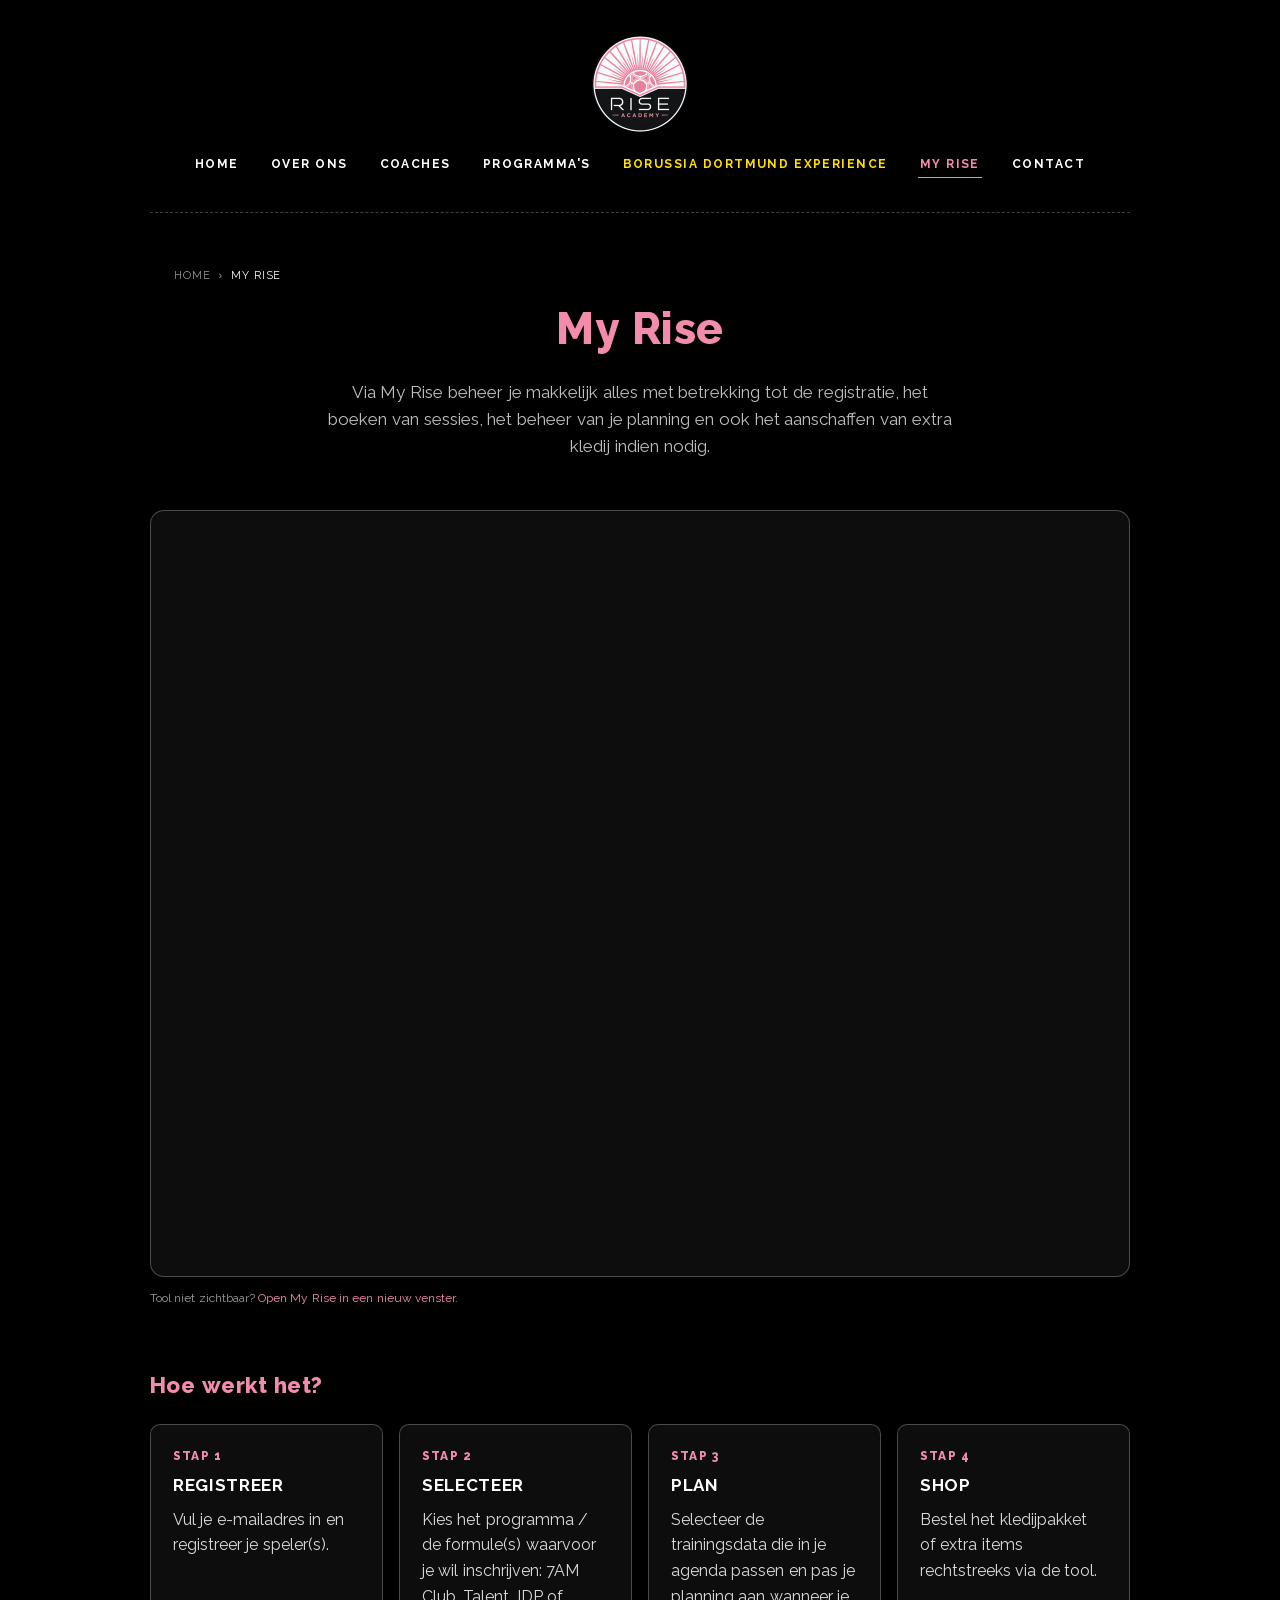
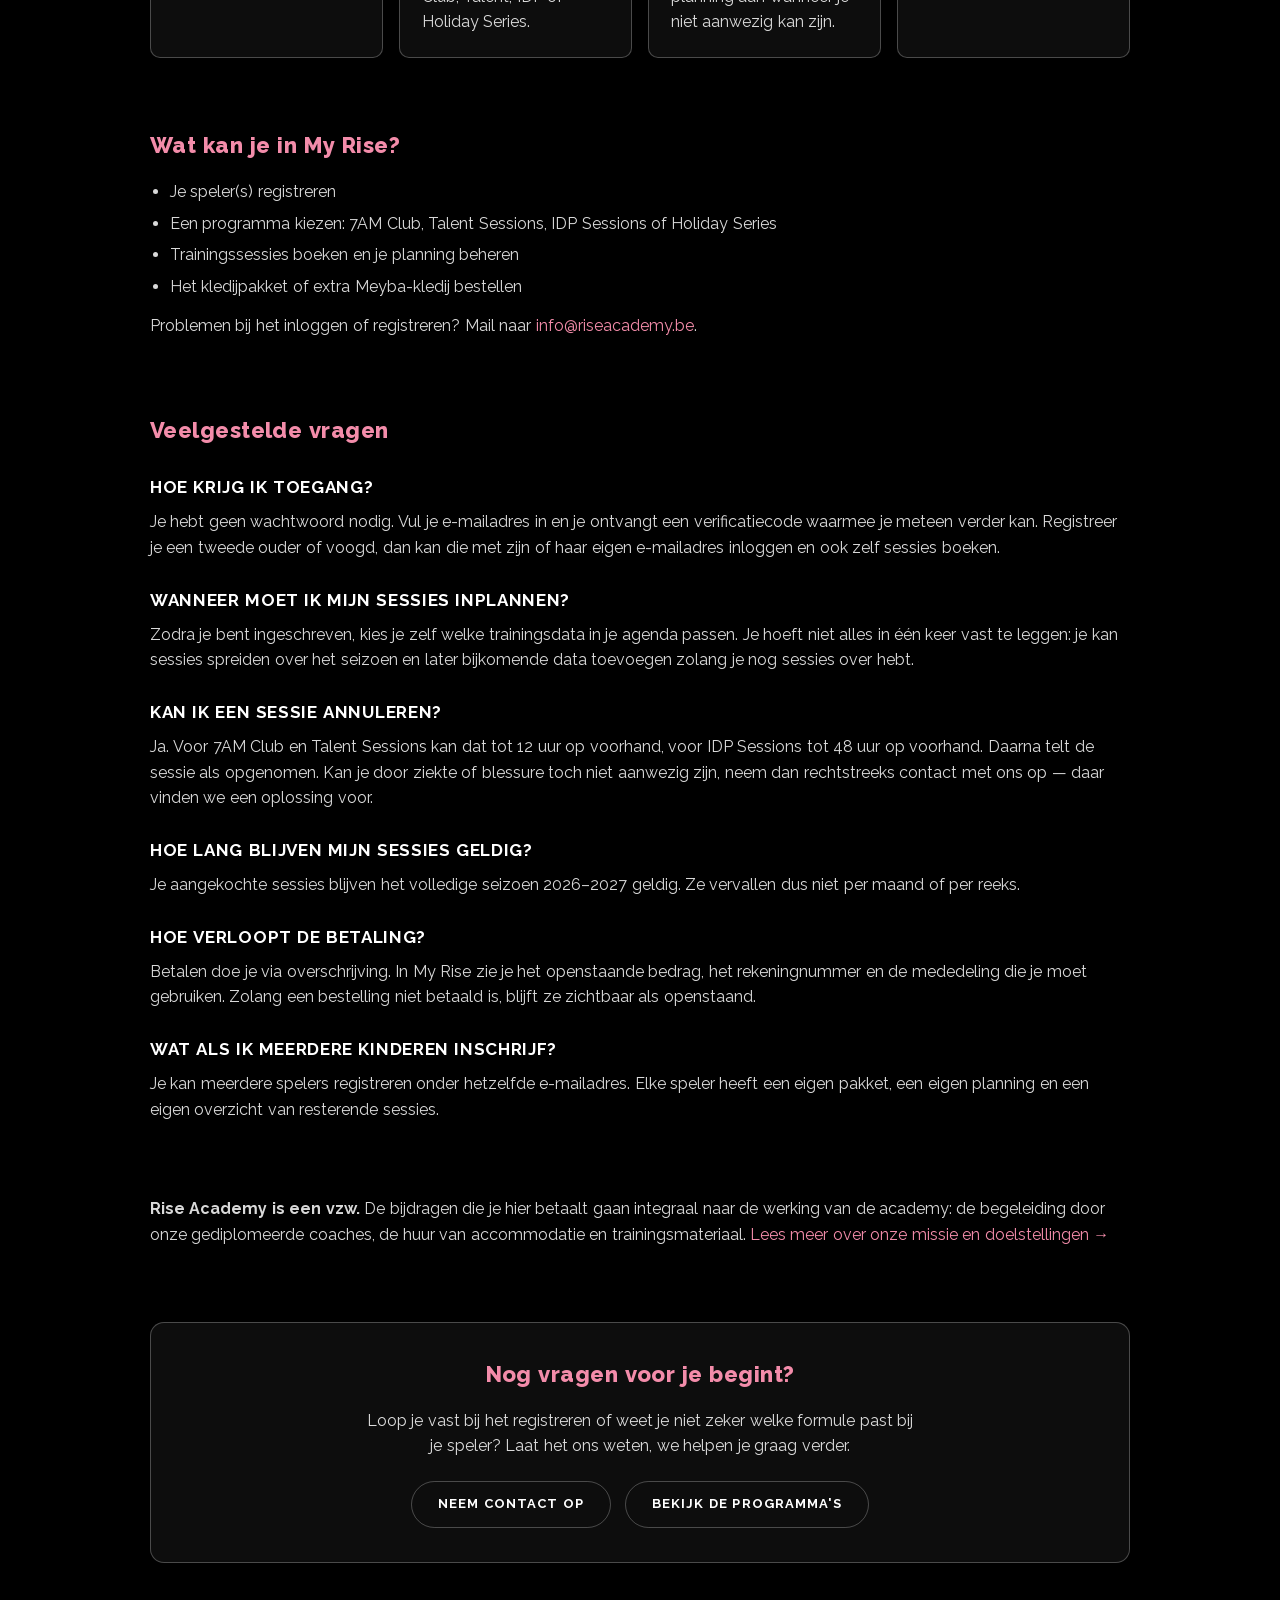
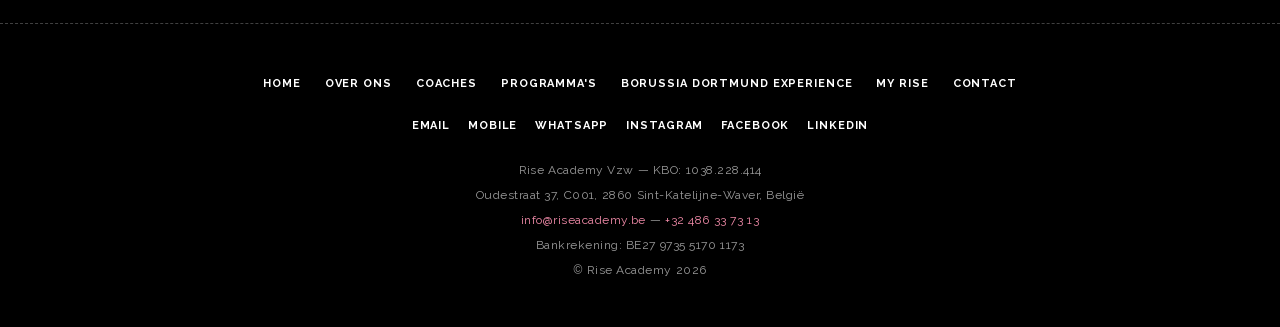
<file: my-rise.html>
<!DOCTYPE html>
<html lang="nl">
<head>
<meta charset="UTF-8">
<meta name="viewport" content="width=device-width, initial-scale=1">
<title>My Rise — registreer, boek en beheer je sessies | Rise Academy</title>
<meta name="description" content="My Rise is de tool van Rise Academy om je speler te registreren, een programma te kiezen, trainingssessies te boeken, je planning te beheren en extra kledij te bestellen.">
<link rel="canonical" href="https://riseacademy.be/my-rise.html">
<meta property="og:title" content="My Rise — Rise Academy">
<meta property="og:description" content="Eén tool voor registratie, boekingen, planning en kledij.">
<meta property="og:type" content="website">
<meta property="og:url" content="https://riseacademy.be/my-rise.html">
<link rel="preload" href="assets/fonts/raleway.woff2" as="font" type="font/woff2" crossorigin>
<!--css--><style>@font-face{
  font-family:'Raleway';
  font-style:normal;
  font-weight:400 800;
  font-display:swap;
  src:url('assets/fonts/raleway.woff2') format('woff2');
}
:root{
  --black:#000;
  --white:#fff;
  --pink:#F38CAA;
  --pink-deep:#C23D63;
  --grey:#9a9a9a;
  --gold:#D9AE55;
  --bvb:#FFE000;
  --line:rgba(255,255,255,.25);
  --panel:rgba(255,255,255,.05);
  --max:980px;
}
*,*::before,*::after{box-sizing:border-box}
html{scroll-behavior:smooth}
body{
  margin:0;
  background:var(--black);
  color:var(--white);
  font-family:'Raleway',Arial,Helvetica,sans-serif;
  font-weight:400;
  line-height:1.6;
  -webkit-font-smoothing:antialiased;
}
img{max-width:100%;display:block}
a{color:var(--pink);text-decoration:none}
a:hover{text-decoration:underline}
.wrap{max-width:var(--max);margin:0 auto;padding:0 24px}
.site-header{
  padding:36px 24px 18px;
  text-align:center;
}
.logo-badge{
  width:96px;height:96px;
  border-radius:50%;
  overflow:hidden;
  margin:0 auto 18px;
  background:var(--black);
}
.logo-badge img{width:100%;height:100%;object-fit:cover}
nav.site-nav ul{
  list-style:none;
  display:flex;
  flex-wrap:wrap;
  justify-content:center;
  gap:10px 28px;
  margin:0 0 18px;
  padding:0;
}
nav.site-nav a{
  color:var(--white);
  font-size:12px;
  font-weight:700;
  letter-spacing:.12em;
  text-transform:uppercase;
  padding:6px 2px;
}
nav.site-nav a:hover,
nav.site-nav a[aria-current="page"]{
  color:var(--pink);
  text-decoration:none;
  border-bottom:1px solid var(--pink);
}
nav.site-nav a.nav-home{color:var(--white)}
nav.site-nav a.nav-home:hover,
nav.site-nav a.nav-home[aria-current="page"]{
  color:var(--white);
  border-bottom-color:var(--white);
}
nav.site-nav a.nav-myrise{color:var(--pink)}
nav.site-nav a.nav-myrise:hover,
nav.site-nav a.nav-myrise[aria-current="page"]{
  color:var(--pink);
  border-bottom-color:var(--pink);
}
.divider{
  border:none;
  border-top:1px dashed var(--line);
  max-width:var(--max);
  margin:0 auto 40px;
}
.hero{
  text-align:center;
  padding:10px 24px 50px;
}
.hero h1{
  font-size:clamp(28px,4vw,44px);
  font-weight:800;
  color:var(--pink);
  margin:0 0 14px;
  letter-spacing:.01em;
}
.hero p.lede{
  max-width:640px;
  margin:0 auto;
  color:rgba(255,255,255,.75);
  font-size:17px;
}
.photo-band{
  border-radius:14px;
  overflow:hidden;
  border:1px solid var(--line);
  margin:0 0 8px;
}
.photo-band img{
  width:100%;
  height:min(56vh,460px);
  object-fit:cover;
  display:block;
}
.photo-grid-2{
  display:grid;
  grid-template-columns:1fr 1fr;
  gap:20px;
  margin:0 0 8px;
}
.photo-grid-2 .photo-band{margin-bottom:0}
.photo-grid-2 .photo-band img{height:min(50vh,420px)}
@media (max-width:640px){
  .photo-grid-2{grid-template-columns:1fr}
}
section{
  padding:0 24px 60px;
}
section .wrap{padding:0}
h2{
  color:var(--pink);
  font-size:22px;
  font-weight:800;
  letter-spacing:.02em;
  margin:0 0 16px;
}
h3{
  color:var(--white);
  font-size:17px;
  font-weight:700;
  letter-spacing:.04em;
  text-transform:uppercase;
  margin:26px 0 8px;
}
p{margin:0 0 14px;color:rgba(255,255,255,.85)}
ul.plain{margin:0 0 14px;padding-left:20px;color:rgba(255,255,255,.85)}
ul.plain li{margin-bottom:6px}
.eyebrow{
  color:var(--pink);
  font-size:12px;
  font-weight:800;
  letter-spacing:.16em;
  text-transform:uppercase;
  margin-bottom:8px;
  display:block;
}
.btn{
  display:inline-block;
  background:var(--pink);
  color:var(--black);
  font-weight:800;
  font-size:13px;
  letter-spacing:.08em;
  text-transform:uppercase;
  padding:14px 30px;
  border-radius:30px;
  border:none;
  cursor:pointer;
}
.btn:hover{background:#fff;text-decoration:none}
.btn-outline{
  display:inline-block;
  background:transparent;
  color:var(--white);
  font-weight:700;
  font-size:13px;
  letter-spacing:.08em;
  text-transform:uppercase;
  padding:12px 26px;
  border-radius:30px;
  border:1px solid var(--line);
}
.btn-outline:hover{border-color:var(--pink);color:var(--pink);text-decoration:none}
.grid{
  display:grid;
  gap:22px;
  grid-template-columns:repeat(auto-fit,minmax(240px,1fr));
}
.card{
  background:var(--panel);
  border:1px solid var(--line);
  border-radius:10px;
  padding:22px;
}
.card h3{margin-top:0;color:var(--pink)}
.card ul.plain{margin-bottom:0;font-size:14px}
.coaches-grid{
  display:grid;
  gap:24px;
  grid-template-columns:repeat(3,1fr);
  margin-bottom:10px;
}
@media (max-width:800px){
  .coaches-grid{grid-template-columns:repeat(2,1fr)}
}
@media (max-width:560px){
  .coaches-grid{grid-template-columns:1fr}
}
.coach-card{
  background:var(--panel);
  border:1px solid var(--line);
  border-radius:10px;
  padding:20px;
}
.coach-card h3{
  color:var(--pink);
  font-size:17px;
  letter-spacing:.03em;
  margin:0 0 8px;
}
.coach-card ul.plain{
  font-size:13px;
  letter-spacing:.02em;
  text-transform:uppercase;
  color:var(--grey);
  margin-bottom:0;
}
.table-wrap{overflow-x:auto;margin:0 0 20px}
table{
  border-collapse:collapse;
  width:100%;
  font-size:14px;
  min-width:480px;
}
table caption{
  text-align:left;
  color:var(--pink);
  font-weight:700;
  text-transform:uppercase;
  letter-spacing:.06em;
  font-size:12px;
  margin-bottom:8px;
}
th,td{
  border:1px solid var(--line);
  padding:10px 12px;
  text-align:left;
}
th{
  background:var(--panel);
  color:var(--pink);
  text-transform:uppercase;
  font-size:11px;
  letter-spacing:.06em;
}
td{color:rgba(255,255,255,.85)}
.summary-grid{
  display:grid;
  gap:18px;
  grid-template-columns:repeat(4,1fr);
  margin:0 0 20px;
}
@media (max-width:900px){.summary-grid{grid-template-columns:repeat(2,1fr)}}
@media (max-width:520px){.summary-grid{grid-template-columns:1fr}}
.summary-grid-note{grid-column:var(--note-col,4);margin-top:0}
@media (max-width:900px){.summary-grid-note{grid-column:var(--note-col-md,2)}}
@media (max-width:520px){.summary-grid-note{grid-column:1}}
.summary-card{
  background:var(--panel);
  border:1px solid var(--line);
  border-top:3px solid var(--pink);
  border-radius:10px;
  padding:20px;
}
.summary-card h3{
  color:var(--pink);
  margin:0 0 14px;
  font-size:15px;
}
.summary-card dl{margin:0}
.summary-card .row{
  display:flex;
  justify-content:space-between;
  gap:10px;
  padding:7px 0;
  border-top:1px dashed var(--line);
  font-size:13px;
}
.summary-card .row:first-child{border-top:none}
.summary-card .row dt{color:var(--grey);text-transform:uppercase;letter-spacing:.04em;font-size:11px}
.summary-card .row dd{margin:0;text-align:right;color:rgba(255,255,255,.9)}
.cal-dot.dot-game1ai{background:var(--gold)}
.day-detail .session-card .sc-badge.badge-game1ai{border-color:var(--gold);color:var(--gold)}
.info-strip{
  display:flex;
  flex-wrap:wrap;
  gap:0;
  border:1px solid var(--line);
  border-radius:10px;
  overflow:hidden;
  margin:0 0 22px;
}
.info-strip > div{
  flex:1 1 160px;
  padding:16px 20px;
  border-left:1px dashed var(--line);
}
.info-strip > div:first-child{border-left:none}
.info-strip .info-label{
  display:block;
  color:var(--pink);
  font-size:10px;
  font-weight:800;
  letter-spacing:.1em;
  text-transform:uppercase;
  margin-bottom:4px;
}
.info-strip .info-value{font-size:14px;color:#fff}
.profile-line{
  color:var(--pink);
  font-style:normal;
  font-weight:600;
}
.date-chips-group{margin:0 0 22px}
.date-chips-month{
  display:flex;
  align-items:baseline;
  gap:14px;
  margin:14px 0 8px;
}
.date-chips-month .month-label{
  color:var(--grey);
  font-size:11px;
  font-weight:800;
  letter-spacing:.1em;
  text-transform:uppercase;
  min-width:64px;
}
.date-chips{
  display:flex;
  flex-wrap:wrap;
  gap:8px;
}
.date-chip{
  display:inline-block;
  border:1px solid rgba(243,140,170,.5);
  color:#fff;
  background:rgba(243,140,170,.08);
  font-size:12px;
  font-weight:700;
  padding:6px 12px;
  border-radius:20px;
}
.date-chip.is-vacation{
  border-style:dashed;
  background:transparent;
  color:var(--grey);
}
.chips-note{font-size:12px;color:var(--grey);margin:8px 0 0}
.session-cards{
  display:flex;
  flex-direction:column;
  gap:8px;
  margin:0 0 22px;
}
.session-card{
  display:flex;
  align-items:center;
  gap:16px;
  border:1px solid var(--line);
  border-radius:8px;
  padding:12px 16px;
}
.session-card .sc-date{
  min-width:110px;
  font-weight:700;
  font-size:13px;
}
.session-card .sc-date .sc-day{
  display:block;
  color:var(--grey);
  font-size:10px;
  text-transform:uppercase;
  letter-spacing:.08em;
  font-weight:700;
}
.session-card .sc-time{flex:1;font-size:13px;color:rgba(255,255,255,.8)}
.session-card .sc-badge{
  border:1px solid var(--pink);
  color:var(--pink);
  font-size:10px;
  font-weight:800;
  letter-spacing:.08em;
  text-transform:uppercase;
  padding:4px 10px;
  border-radius:20px;
}
.calendar-filters{
  display:flex;
  flex-wrap:wrap;
  gap:10px;
  margin:0 0 26px;
}
.cal-filter{
  display:inline-flex;
  align-items:center;
  gap:8px;
  border:1px solid var(--line);
  color:var(--white);
  font-size:12px;
  font-weight:700;
  letter-spacing:.04em;
  text-transform:uppercase;
  padding:8px 16px;
  border-radius:30px;
  background:transparent;
  cursor:pointer;
}
.cal-filter .cal-swatch{width:11px;height:11px;flex:none;border-radius:3px}
.cal-filter[data-active="true"]{border-color:var(--pink);color:var(--pink)}
.cal-filter[data-active="false"]{opacity:.35}
.cal-months{
  display:grid;
  gap:22px;
  grid-template-columns:repeat(auto-fit,minmax(230px,1fr));
}
.cal-month{
  border:1px solid var(--line);
  border-radius:10px;
  padding:16px;
}
.cal-month h4{
  margin:0 0 12px;
  color:var(--pink);
  font-size:13px;
  font-weight:800;
  letter-spacing:.08em;
  text-transform:uppercase;
  text-align:center;
}
.cal-grid{
  display:grid;
  grid-template-columns:repeat(7,1fr);
  gap:4px;
  text-align:center;
}
.cal-grid .cal-dow{
  font-size:9px;
  color:var(--grey);
  letter-spacing:.04em;
  padding-bottom:4px;
}
.cal-grid .cal-day{
  position:relative;
  aspect-ratio:1/1;
  display:flex;
  align-items:center;
  justify-content:center;
  font-size:11px;
  color:rgba(255,255,255,.55);
  border-radius:6px;
  transition:background-color .15s;
}
.cal-grid .cal-day.empty{visibility:hidden}
.cal-grid .cal-day.has-session{
  color:#fff;
  font-weight:700;
  cursor:pointer;
}
.cal-grid .cal-day.has-session:hover{background:rgba(255,255,255,.1)}
.cal-grid .cal-day.is-selected{
  background:rgba(255,255,255,.05);
  box-shadow:0 0 0 2px var(--pink) inset;
}
.cal-grid .cal-day .cal-dots{
  position:absolute;
  bottom:3px;
  left:50%;
  transform:translateX(-50%);
  display:flex;
  gap:3px;
}
.cal-dot{width:7px;height:7px;border-radius:2px}
.cal-dot.dot-amclub{background:var(--pink)}
.cal-dot.dot-talent{background:#fff}
.cal-dot.dot-idp{background:var(--pink-deep)}
.cal-dot.dot-holiday{background:var(--grey)}
.cal-dot.hidden-type{display:none}
.cal-legend{
  display:flex;
  flex-wrap:wrap;
  gap:16px;
  margin:22px 0 0;
  font-size:11px;
  color:var(--grey);
  text-transform:uppercase;
  letter-spacing:.04em;
}
.cal-legend span{display:inline-flex;align-items:center;gap:6px}
.day-detail-backdrop{
  display:none;
  position:fixed;
  inset:0;
  background:rgba(0,0,0,.75);
  z-index:200;
  align-items:center;
  justify-content:center;
  padding:24px;
}
.day-detail-backdrop.is-open{display:flex}
.day-detail{
  background:#0a0a0a;
  border:1px solid var(--line);
  border-radius:14px;
  padding:26px;
  max-width:520px;
  width:100%;
  max-height:80vh;
  overflow-y:auto;
  box-shadow:0 20px 60px rgba(0,0,0,.6);
}
.day-detail-header{
  display:flex;
  align-items:center;
  justify-content:space-between;
  gap:12px;
  margin-bottom:16px;
}
.day-detail-header h4{
  margin:0;
  color:var(--pink);
  font-size:16px;
  font-weight:700;
  text-transform:none;
  letter-spacing:.01em;
}
.day-detail-close{
  background:none;
  border:1px solid var(--line);
  color:var(--grey);
  font-size:13px;
  line-height:1;
  cursor:pointer;
  padding:6px 10px;
  border-radius:20px;
}
.day-detail-close:hover{border-color:var(--pink);color:var(--pink)}
.day-detail-empty{color:var(--grey);font-size:13px;margin:0}
.day-detail .session-card .sc-badge.badge-amclub{border-color:var(--pink);color:var(--pink)}
.day-detail .session-card .sc-badge.badge-talent{border-color:#fff;color:#fff}
.day-detail .session-card .sc-badge.badge-idp{border-color:var(--pink-deep);color:var(--pink-deep)}
.day-detail .session-card .sc-badge.badge-holiday{border-color:var(--grey);color:var(--grey)}
.social-icons{
  display:flex;
  flex-wrap:wrap;
  justify-content:center;
  gap:18px;
  margin:0 0 34px;
}
.social-icon{
  display:flex;
  flex-direction:column;
  align-items:center;
  gap:8px;
  width:76px;
  color:var(--white);
}
.social-icon svg{width:26px;height:26px;fill:none;stroke:currentColor;stroke-width:1.6}
.social-icon span{font-size:10px;font-weight:700;letter-spacing:.06em;text-transform:uppercase;color:var(--grey)}
.social-icon:hover{color:var(--pink)}
.social-icon:hover span{color:var(--pink)}
.pill-nav{
  display:flex;
  flex-wrap:wrap;
  gap:10px;
  margin:0 0 34px;
}
.pill-nav a{
  border:1px solid var(--line);
  color:var(--white);
  font-size:12px;
  font-weight:700;
  letter-spacing:.06em;
  text-transform:uppercase;
  padding:9px 18px;
  border-radius:30px;
}
.pill-nav a:hover{border-color:var(--pink);color:var(--pink);text-decoration:none}
.program-block{
  border-top:1px dashed var(--line);
  padding-top:40px;
  margin-top:40px;
  scroll-margin-top:24px;
}
.steps{
  display:grid;
  gap:16px;
  grid-template-columns:repeat(4,1fr);
  margin:20px 0 10px;
}
@media (max-width:880px){
  .steps{grid-template-columns:repeat(2,1fr)}
}
@media (max-width:520px){
  .steps{grid-template-columns:1fr}
}
.step-card{
  background:var(--panel);
  border:1px solid var(--line);
  border-radius:10px;
  padding:22px;
}
.step-card .step-num{
  color:var(--pink);
  font-weight:800;
  font-size:12px;
  letter-spacing:.1em;
  text-transform:uppercase;
  margin-bottom:6px;
  display:block;
}
.contact-list{list-style:none;margin:0 0 30px;padding:0}
.contact-list li{
  border-top:1px dashed var(--line);
  padding:14px 0;
  font-size:15px;
}
.contact-list li:first-child{border-top:none}
.contact-list span{
  display:inline-block;
  width:110px;
  color:var(--grey);
  font-size:11px;
  letter-spacing:.08em;
  text-transform:uppercase;
}
.cta-center{text-align:center;margin:28px 0 0}
.contact-form{
  max-width:520px;
  margin:0 0 10px;
}
.contact-form .form-row{
  margin-bottom:18px;
}
.contact-form label{
  display:block;
  color:var(--grey);
  font-size:11px;
  font-weight:700;
  letter-spacing:.08em;
  text-transform:uppercase;
  margin-bottom:8px;
}
.contact-form input,
.contact-form textarea{
  width:100%;
  background:var(--panel);
  border:1px solid var(--line);
  border-radius:8px;
  padding:12px 14px;
  color:#fff;
  font-family:inherit;
  font-size:14px;
  resize:vertical;
}
.contact-form input:focus,
.contact-form textarea:focus{
  outline:none;
  border-color:var(--pink);
}
.contact-form button{margin-bottom:10px}
.myrise-embed{
  border:1px solid var(--line);
  border-radius:14px;
  overflow:hidden;
  margin:0 0 12px;
  background:var(--panel);
}
.myrise-embed iframe{
  width:100%;
  height:min(85vh,900px);
  border:none;
  display:block;
}
.myrise-panel{
  text-align:center;
  background:var(--panel);
  border:1px solid var(--line);
  border-radius:14px;
  padding:50px 30px;
  margin:0 0 40px;
}
.myrise-panel h2{margin-bottom:10px}
footer{
  padding:50px 24px 40px;
  text-align:center;
  border-top:1px dashed var(--line);
  color:var(--grey);
  font-size:12px;
  letter-spacing:.04em;
}
footer p{color:var(--grey);font-size:12px;margin:0 0 6px}
.social-links{
  display:flex;
  justify-content:center;
  gap:18px;
  margin:0 0 26px;
  flex-wrap:wrap;
}
.social-links a{
  color:var(--white);
  font-size:11px;
  font-weight:700;
  letter-spacing:.08em;
  text-transform:uppercase;
}
.social-links a:hover{color:var(--pink);text-decoration:none}
.back-home{
  display:inline-block;
  margin-bottom:26px;
  color:var(--grey);
  font-size:11px;
  letter-spacing:.1em;
  text-transform:uppercase;
}
.back-home:hover{color:var(--pink)}
@media (max-width:600px){
  .site-header{padding:26px 16px 14px}
  section{padding:0 16px 46px}
}
.skip-link{
  position:absolute;left:-9999px;top:0;
  background:var(--pink);color:var(--black);
  padding:12px 20px;border-radius:0 0 8px 0;
  font-weight:800;font-size:13px;letter-spacing:.06em;text-transform:uppercase;
  z-index:100;
}
.skip-link:focus{left:0;text-decoration:none}
a.logo-badge{display:block;text-decoration:none}
a.logo-badge:hover{outline:2px solid var(--pink);outline-offset:3px}
nav.site-nav a:focus-visible,
.skip-link:focus-visible,
footer a:focus-visible{outline:2px solid var(--pink);outline-offset:3px}
.breadcrumb{
  max-width:var(--max);margin:0 auto;padding:14px 24px 0;
  font-size:11px;letter-spacing:.08em;text-transform:uppercase;color:var(--grey);
}
.breadcrumb ol{list-style:none;display:flex;flex-wrap:wrap;gap:8px;margin:0;padding:0}
.breadcrumb li+li::before{content:"›";margin-right:8px;color:var(--grey)}
.breadcrumb a{color:var(--grey)}
.breadcrumb a:hover{color:var(--pink)}
.breadcrumb [aria-current]{color:var(--white)}
.cta-band{
  border:1px solid var(--line);
  border-radius:14px;
  background:var(--panel);
  padding:34px 28px;
  text-align:center;
}
.cta-band h2{margin-top:0}
.cta-band p{max-width:56ch;margin-left:auto;margin-right:auto}
.cta-actions{
  display:flex;flex-wrap:wrap;justify-content:center;
  gap:14px;margin-top:22px;
}
.hero-actions{display:flex;flex-wrap:wrap;gap:14px;margin-top:26px}
.faq{border-top:1px solid var(--line);margin-top:8px}
.faq details{border-bottom:1px solid var(--line);padding:16px 0}
.faq summary{
  cursor:pointer;font-weight:700;font-size:15px;
  list-style:none;display:flex;justify-content:space-between;gap:16px;align-items:center;
}
.faq summary::-webkit-details-marker{display:none}
.faq summary::after{content:"+";color:var(--pink);font-weight:800;font-size:20px;line-height:1}
.faq details[open] summary::after{content:"–"}
.faq summary:hover{color:var(--pink)}
.faq p{margin:12px 0 0;color:#d8d8d8;font-size:14px}
.footer-nav{
  display:flex;justify-content:center;flex-wrap:wrap;
  gap:10px 24px;margin:0 0 24px;padding:0;list-style:none;
}
.footer-nav a{
  color:var(--white);font-size:11px;font-weight:700;
  letter-spacing:.08em;text-transform:uppercase;
}
.footer-nav a:hover{color:var(--pink);text-decoration:none}
@media (max-width:600px){
  .cta-band{padding:26px 18px}
  .hero-actions .btn,.hero-actions .btn-outline,
  .cta-actions .btn,.cta-actions .btn-outline{width:100%;text-align:center}
  .breadcrumb{padding:12px 16px 0}
}
.promo{
  position:relative;
  display:flex;
  align-items:center;
  gap:22px;
  max-width:900px;
  margin:0 auto 30px;
  padding:26px 30px;
  border:1px solid rgba(243,140,170,.45);
  border-radius:14px;
  background:#000;
  color:var(--white);
  text-align:left;
}
.promo:hover{border-color:var(--pink);text-decoration:none}
.promo:focus-visible{outline:2px solid var(--pink);outline-offset:3px}
.promo::before,.promo::after{content:"";position:absolute;width:14px;height:14px;pointer-events:none}
.promo::before{top:9px;left:9px;border-top:1px solid rgba(243,140,170,.75);border-left:1px solid rgba(243,140,170,.75)}
.promo::after{bottom:9px;right:9px;border-bottom:1px solid rgba(243,140,170,.75);border-right:1px solid rgba(243,140,170,.75)}
.promo-body{flex:1 1 auto;display:block;min-width:0}
.promo-lockup{display:flex;align-items:center;gap:12px;margin:0 0 16px}
.promo-g1{
  font-family:ui-monospace,SFMono-Regular,Menlo,Consolas,monospace;
  font-size:15px;letter-spacing:.16em;color:rgba(255,255,255,.92);font-weight:400;
}
.promo-x{color:rgba(255,255,255,.4);font-size:13px}
.promo-lockup img{width:34px;height:34px;border-radius:50%;display:block}
.promo-eyebrow{
  display:block;font-family:ui-monospace,SFMono-Regular,Menlo,Consolas,monospace;
  font-size:10px;letter-spacing:.2em;text-transform:uppercase;color:var(--pink);margin:0 0 10px;
}
.promo-title,.promo-claim{
  display:block;font-size:clamp(19px,2.2vw,25px);font-weight:800;
  line-height:1.14;letter-spacing:-.01em;margin:0;
}
.promo-title{color:var(--white)}
.promo-claim{color:var(--pink);margin-bottom:14px}
.promo-date{
  display:block;font-family:ui-monospace,SFMono-Regular,Menlo,Consolas,monospace;
  font-size:12.5px;font-weight:700;letter-spacing:.06em;text-transform:uppercase;
  color:rgba(255,255,255,.92);padding-top:12px;margin:0 0 16px;
  border-top:1px solid rgba(243,140,170,.3);
}
.promo-listlabel{
  display:block;font-family:ui-monospace,SFMono-Regular,Menlo,Consolas,monospace;
  font-size:9.5px;letter-spacing:.2em;text-transform:uppercase;color:rgba(255,255,255,.45);margin:0 0 8px;
}
.promo-list{display:block;margin:0 0 16px}
.promo-list span{display:block;font-size:13.5px;font-weight:700;color:var(--white);margin:0 0 5px;padding-left:26px;position:relative}
.promo-list span::before{
  content:attr(data-n);position:absolute;left:0;top:1px;
  font-family:ui-monospace,SFMono-Regular,Menlo,Consolas,monospace;
  font-size:9.5px;font-weight:400;color:var(--pink);letter-spacing:.1em;
}
.promo-price{display:flex;align-items:flex-start;gap:18px;margin:0 0 16px;flex-wrap:wrap}
.promo-amount{flex:none}
.promo-amount b{display:block;font-size:30px;font-weight:800;line-height:1;color:var(--white)}
.promo-amount i{
  display:block;font-style:normal;margin-top:4px;
  font-family:ui-monospace,SFMono-Regular,Menlo,Consolas,monospace;
  font-size:9px;letter-spacing:.1em;text-transform:uppercase;color:rgba(255,255,255,.45);
}
.promo-voucher{flex:1 1 240px;border-left:1px solid rgba(243,140,170,.3);padding-left:18px}
.promo-voucher b{display:block;font-size:13.5px;font-weight:700;color:var(--pink);margin:0 0 2px}
.promo-voucher i{display:block;font-style:normal;font-size:12px;color:rgba(255,255,255,.6);line-height:1.45;max-width:38ch;margin-top:5px}
.promo-actions{display:flex;align-items:center;gap:16px;flex-wrap:wrap}
.promo-btn{
  display:inline-block;background:var(--pink);color:#000;
  font-size:12px;font-weight:800;letter-spacing:.09em;text-transform:uppercase;
  padding:13px 24px;border-radius:4px;
}
.promo:hover .promo-btn{background:#fff}
.promo-note{
  font-family:ui-monospace,SFMono-Regular,Menlo,Consolas,monospace;
  font-size:9.5px;letter-spacing:.16em;text-transform:uppercase;color:rgba(255,255,255,.45);
}
.promo-screen{
  flex:none;display:block;width:192px;
  filter:drop-shadow(0 14px 30px rgba(0,0,0,.85));
  line-height:0;
}
.promo-screen img{width:100%;height:auto;display:block}
@media (max-width:820px){
  .promo{flex-direction:column-reverse;align-items:stretch;gap:20px;padding:22px}
  .promo-screen{width:100%;max-width:132px;align-self:center}
  .promo-title,.promo-claim{font-size:20px}
  .promo-voucher{border-left:none;padding-left:0;flex-basis:100%}
  
  .promo-listlabel,.promo-note,.promo-amount i{font-size:10.5px}
  .promo-eyebrow{font-size:10.5px}
}
.prices{
  list-style:none;margin:0 0 14px;padding:0;
  max-width:420px;border-top:1px dashed var(--line);
}
.prices li{
  display:flex;justify-content:space-between;align-items:baseline;gap:16px;
  padding:9px 0;border-bottom:1px dashed var(--line);font-size:14px;
}
.prices li span{color:rgba(255,255,255,.75)}
.prices li b{color:var(--white);font-weight:800;white-space:nowrap}
.prices li.is-highlight span,.prices li.is-highlight b{color:var(--pink)}
body.page-bvb{--pink:var(--bvb)}
body.page-bvb nav.site-nav a.nav-myrise,
body.page-bvb nav.site-nav a.nav-myrise:hover{color:#F38CAA;border-bottom-color:#F38CAA}
body.page-bvb a.logo-badge:hover{outline-color:#F38CAA}
.hero h1.bvb-h1{color:var(--bvb)}
.btn-bvb{background:var(--bvb);color:var(--black)}
.btn-bvb:hover{background:#fff}
.hero-bvb .hero-actions{justify-content:center}
.hero-bvb .btn-outline:hover,.cta-bvb .btn-outline:hover{border-color:var(--bvb);color:var(--bvb)}
nav.site-nav a.nav-bvb{color:var(--bvb);text-align:center}
nav.site-nav a.nav-bvb:hover{color:#fff}
@media (max-width:900px){nav.site-nav a.nav-bvb{display:inline-block}nav.site-nav a.nav-bvb .nav-l2{display:block}}
.bvb-promo{
  position:relative;display:flex;align-items:center;gap:26px;
  max-width:900px;margin:0 auto 26px;padding:24px 28px;
  border:1px solid rgba(255,224,0,.5);border-radius:14px;
  background:#000;color:var(--white);text-align:left;
}
.bvb-promo::before,.bvb-promo::after{content:"";position:absolute;width:14px;height:14px;pointer-events:none}
.bvb-promo::before{top:9px;left:9px;border-top:1px solid rgba(255,224,0,.8);border-left:1px solid rgba(255,224,0,.8)}
.bvb-promo::after{bottom:9px;right:9px;border-bottom:1px solid rgba(255,224,0,.8);border-right:1px solid rgba(255,224,0,.8)}
.bvb-flyer{
  flex:none;display:block;width:232px;border-radius:8px;overflow:hidden;
  box-shadow:0 10px 28px rgba(0,0,0,.7);line-height:0;
}
.bvb-flyer img{width:100%;height:auto;display:block}
.bvb-body{flex:1 1 auto;display:block;min-width:0}
.bvb-eyebrow{
  display:block;font-family:ui-monospace,SFMono-Regular,Menlo,Consolas,monospace;
  font-size:10px;letter-spacing:.2em;text-transform:uppercase;color:var(--bvb);margin:0 0 12px;
}
.bvb-title{display:block;font-size:clamp(20px,2.4vw,27px);font-weight:800;line-height:1.12;color:var(--bvb);margin:0 0 4px}
.bvb-title em{font-style:normal;color:var(--bvb);display:block}
.bvb-date{
  display:block;font-family:ui-monospace,SFMono-Regular,Menlo,Consolas,monospace;
  font-size:12.5px;font-weight:700;letter-spacing:.06em;text-transform:uppercase;
  color:rgba(255,255,255,.92);padding-top:12px;margin:14px 0 12px;
  border-top:1px solid rgba(255,224,0,.35);
}
.bvb-sub{display:block;font-size:13px;line-height:1.55;color:rgba(255,255,255,.66);margin:0 0 14px}
.bvb-actions{display:flex;flex-wrap:wrap;gap:12px;margin-top:4px}
.bvb-flyer:hover{box-shadow:0 10px 28px rgba(255,224,0,.28)}
.bvb-flyer:focus-visible{outline:2px solid var(--bvb);outline-offset:3px}
.bvb-toc{border:1px solid rgba(255,224,0,.35);border-radius:14px;background:var(--panel);padding:20px 22px}
.bvb-toc h2{
  font-family:ui-monospace,SFMono-Regular,Menlo,Consolas,monospace;
  font-size:11px;letter-spacing:.2em;text-transform:uppercase;color:var(--bvb);
  margin:0 0 14px;border:none;padding:0;
}
.bvb-toc ul{list-style:none;display:flex;flex-wrap:wrap;gap:9px 10px;margin:0;padding:0}
.bvb-toc a{
  display:block;padding:8px 15px;border-radius:30px;
  border:1px solid rgba(255,224,0,.4);
  font-size:12.5px;font-weight:700;color:rgba(255,255,255,.9);
}
.bvb-toc a:hover,.bvb-toc a:focus-visible{background:var(--bvb);border-color:var(--bvb);color:var(--black);text-decoration:none}
.bvb-rekening{
  margin:16px 0 0;padding:16px 18px;border-radius:12px;
  border:1px solid rgba(255,224,0,.35);background:var(--panel);
}
.bvb-rekening dt{
  font-family:ui-monospace,SFMono-Regular,Menlo,Consolas,monospace;
  font-size:10px;letter-spacing:.2em;text-transform:uppercase;color:var(--bvb);margin:0 0 4px;
}
.bvb-rekening dd{margin:0 0 14px;font-size:15px;color:var(--white)}
.bvb-rekening dd:last-of-type{margin-bottom:0}
.bvb-rekening .iban{font-family:ui-monospace,SFMono-Regular,Menlo,Consolas,monospace;font-size:17px;font-weight:700;letter-spacing:.04em}
.bvb-rekening .mededeling{font-family:ui-monospace,SFMono-Regular,Menlo,Consolas,monospace;font-size:14px;color:var(--bvb)}
main section[id]{scroll-margin-top:16px}
.bvb-cards{display:grid;gap:20px;grid-template-columns:1fr 1fr;margin:0 0 22px}
.bvb-card{
  background:var(--panel);border:1px solid var(--line);
  border-top:3px solid var(--bvb);border-radius:10px;padding:22px;
}
.bvb-card h3{color:var(--bvb);margin:0 0 4px;font-size:15px}
.bvb-card .bedrag{display:block;font-size:34px;font-weight:800;line-height:1;margin:0 0 16px;color:var(--white)}
.bvb-card ul{list-style:none;margin:0;padding:0}
.bvb-card li{position:relative;padding:0 0 0 20px;margin:0 0 9px;font-size:14px;line-height:1.5;color:rgba(255,255,255,.85)}
.bvb-card li::before{content:"";position:absolute;left:0;top:8px;width:7px;height:7px;border-radius:50%;background:var(--bvb)}
@media (max-width:640px){.bvb-cards{grid-template-columns:1fr}}
@media (max-width:820px){
  .bvb-promo{flex-direction:column-reverse;align-items:stretch;gap:18px;padding:22px}
  .bvb-flyer{width:100%;max-width:240px;align-self:center}
  .bvb-title{font-size:21px}
  .bvb-actions{justify-content:center}
}
@media (max-width:420px){
  .bvb-actions{flex-direction:column}
  .bvb-actions .btn{width:100%;text-align:center}
}</style><!--/css-->
<script type="application/ld+json">
{
  "@context": "https://schema.org",
  "@type": "BreadcrumbList",
  "itemListElement": [
    {
      "@type": "ListItem",
      "position": 1,
      "name": "Home",
      "item": "https://riseacademy.be/"
    },
    {
      "@type": "ListItem",
      "position": 2,
      "name": "My Rise",
      "item": "https://riseacademy.be/my-rise.html"
    }
  ]
}
</script>
</head>
<body>

<a class="skip-link" href="#content">Naar de inhoud</a>

<header class="site-header">
  <a class="logo-badge" href="index.html" aria-label="Rise Academy — naar de homepagina"><img src="assets/images/logo-192.jpg" alt="Rise Academy logo" width="96" height="96"></a>
  <nav class="site-nav" aria-label="Hoofdmenu">
    <ul>
      <li><a href="index.html" class="nav-home">Home</a></li>
      <li><a href="over-ons.html">Over ons</a></li>
      <li><a href="coaches.html">Coaches</a></li>
      <li><a href="programmas.html">Programma's</a></li>
      <li><a href="bvb.html" class="nav-bvb">Borussia Dortmund <span class="nav-l2">Experience</span></a></li>
      <li><a href="my-rise.html" class="nav-myrise" aria-current="page">My Rise</a></li>
      <li><a href="contact.html">Contact</a></li>
    </ul>
  </nav>
</header>
<hr class="divider">

<nav class="breadcrumb" aria-label="Kruimelpad">
  <ol>
    <li><a href="index.html">Home</a></li>
    <li><span aria-current="page">My Rise</span></li>
  </ol>
</nav>

<main id="content">
  <section class="hero">
    <div class="wrap">
      <h1>My Rise</h1>
      <p class="lede">Via My Rise beheer je makkelijk alles met betrekking tot de registratie, het boeken van sessies, het beheer van je planning en ook het aanschaffen van extra kledij indien nodig.</p>
    </div>
  </section>

  <section>
    <div class="wrap">
      <div class="myrise-embed">
        <iframe id="myRiseFrame" src="https://riseacademyfoot.github.io/My-Rise/" title="My Rise" loading="lazy"></iframe>
      </div>
      <p class="chips-note" id="myRiseFallback">Tool niet zichtbaar? <a href="https://riseacademyfoot.github.io/My-Rise/" target="_blank" rel="noopener">Open My Rise in een nieuw venster</a>.</p>
    </div>
  </section>

  <section>
    <div class="wrap">
      <h2>Hoe werkt het?</h2>
      <div class="steps">
        <div class="step-card">
          <span class="step-num">Stap 1</span>
          <h3 style="margin-top:0">Registreer</h3>
          <p style="margin-bottom:0">Vul je e-mailadres in en registreer je speler(s).</p>
        </div>
        <div class="step-card">
          <span class="step-num">Stap 2</span>
          <h3 style="margin-top:0">Selecteer</h3>
          <p style="margin-bottom:0">Kies het programma / de formule(s) waarvoor je wil inschrijven: 7AM Club, Talent, IDP of Holiday Series.</p>
        </div>
        <div class="step-card">
          <span class="step-num">Stap 3</span>
          <h3 style="margin-top:0">Plan</h3>
          <p style="margin-bottom:0">Selecteer de trainingsdata die in je agenda passen en pas je planning aan wanneer je niet aanwezig kan zijn.</p>
        </div>
        <div class="step-card">
          <span class="step-num">Stap 4</span>
          <h3 style="margin-top:0">Shop</h3>
          <p style="margin-bottom:0">Bestel het kledijpakket of extra items rechtstreeks via de tool.</p>
        </div>
      </div>
    </div>
  </section>

  <section>
    <div class="wrap">
      <h2>Wat kan je in My Rise?</h2>
      <ul class="plain">
        <li>Je speler(s) registreren</li>
        <li>Een programma kiezen: 7AM Club, Talent Sessions, IDP Sessions of Holiday Series</li>
        <li>Trainingssessies boeken en je planning beheren</li>
        <li>Het kledijpakket of extra Meyba-kledij bestellen</li>
      </ul>
      <p>Problemen bij het inloggen of registreren? Mail naar <a href="mailto:info@riseacademy.be">info@riseacademy.be</a>.</p>
    </div>
  </section>

  <section>
    <div class="wrap">
      <h2>Veelgestelde vragen</h2>

      <h3>Hoe krijg ik toegang?</h3>
      <p>Je hebt geen wachtwoord nodig. Vul je e-mailadres in en je ontvangt een verificatiecode waarmee je meteen verder kan. Registreer je een tweede ouder of voogd, dan kan die met zijn of haar eigen e-mailadres inloggen en ook zelf sessies boeken.</p>

      <h3>Wanneer moet ik mijn sessies inplannen?</h3>
      <p>Zodra je bent ingeschreven, kies je zelf welke trainingsdata in je agenda passen. Je hoeft niet alles in één keer vast te leggen: je kan sessies spreiden over het seizoen en later bijkomende data toevoegen zolang je nog sessies over hebt.</p>

      <h3>Kan ik een sessie annuleren?</h3>
      <p>Ja. Voor 7AM Club en Talent Sessions kan dat tot 12 uur op voorhand, voor IDP Sessions tot 48 uur op voorhand. Daarna telt de sessie als opgenomen. Kan je door ziekte of blessure toch niet aanwezig zijn, neem dan rechtstreeks contact met ons op — daar vinden we een oplossing voor.</p>

      <h3>Hoe lang blijven mijn sessies geldig?</h3>
      <p>Je aangekochte sessies blijven het volledige seizoen 2026–2027 geldig. Ze vervallen dus niet per maand of per reeks.</p>

      <h3>Hoe verloopt de betaling?</h3>
      <p>Betalen doe je via overschrijving. In My Rise zie je het openstaande bedrag, het rekeningnummer en de mededeling die je moet gebruiken. Zolang een bestelling niet betaald is, blijft ze zichtbaar als openstaand.</p>

      <h3>Wat als ik meerdere kinderen inschrijf?</h3>
      <p>Je kan meerdere spelers registreren onder hetzelfde e-mailadres. Elke speler heeft een eigen pakket, een eigen planning en een eigen overzicht van resterende sessies.</p>
    </div>
  </section>

  <section>
    <div class="wrap">
      <p><strong>Rise Academy is een vzw.</strong> De bijdragen die je hier betaalt gaan integraal naar de werking van de academy: de begeleiding door onze gediplomeerde coaches, de huur van accommodatie en trainingsmateriaal. <a href="over-ons.html">Lees meer over onze missie en doelstellingen →</a></p>
    </div>
  </section>

  <section>
    <div class="wrap">
      <div class="cta-band">
        <h2>Nog vragen voor je begint?</h2>
        <p>Loop je vast bij het registreren of weet je niet zeker welke formule past bij je speler? Laat het ons weten, we helpen je graag verder.</p>
        <div class="cta-actions">
          <a href="contact.html" class="btn-outline">Neem contact op</a>
          <a href="programmas.html" class="btn-outline">Bekijk de programma's</a>
        </div>
      </div>
    </div>
  </section>
</main>

<footer>
  <nav aria-label="Voettekstnavigatie">
    <ul class="footer-nav">
      <li><a href="index.html">Home</a></li>
      <li><a href="over-ons.html">Over ons</a></li>
      <li><a href="coaches.html">Coaches</a></li>
      <li><a href="programmas.html">Programma's</a></li>
      <li><a href="bvb.html">Borussia Dortmund Experience</a></li>
      <li><a href="my-rise.html">My Rise</a></li>
      <li><a href="contact.html">Contact</a></li>
    </ul>
  </nav>
  <div class="social-links">
    <a href="mailto:info@riseacademy.be">Email</a>
    <a href="tel:+32486337313">Mobile</a>
    <a href="https://wa.me/32486337313" target="_blank" rel="noopener">WhatsApp</a>
    <a href="https://www.instagram.com/riseacademy.be" target="_blank" rel="noopener">Instagram</a>
    <a href="https://www.facebook.com/profile.php?id=61588102003054" target="_blank" rel="noopener">Facebook</a>
    <a href="https://www.linkedin.com/in/jelle-van-camp-3b040119/" target="_blank" rel="noopener">LinkedIn</a>
  </div>
  <p>Rise Academy Vzw — KBO: 1038.228.414</p>
  <p>Oudestraat 37, C001, 2860 Sint-Katelijne-Waver, België</p>
  <p><a href="mailto:info@riseacademy.be">info@riseacademy.be</a> — <a href="tel:+32486337313">+32 486 33 73 13</a></p>
  <p>Bankrekening: BE27 9735 5170 1173</p>
  <p>&copy; Rise Academy 2026</p>
</footer>

</body>
</html>
</file>
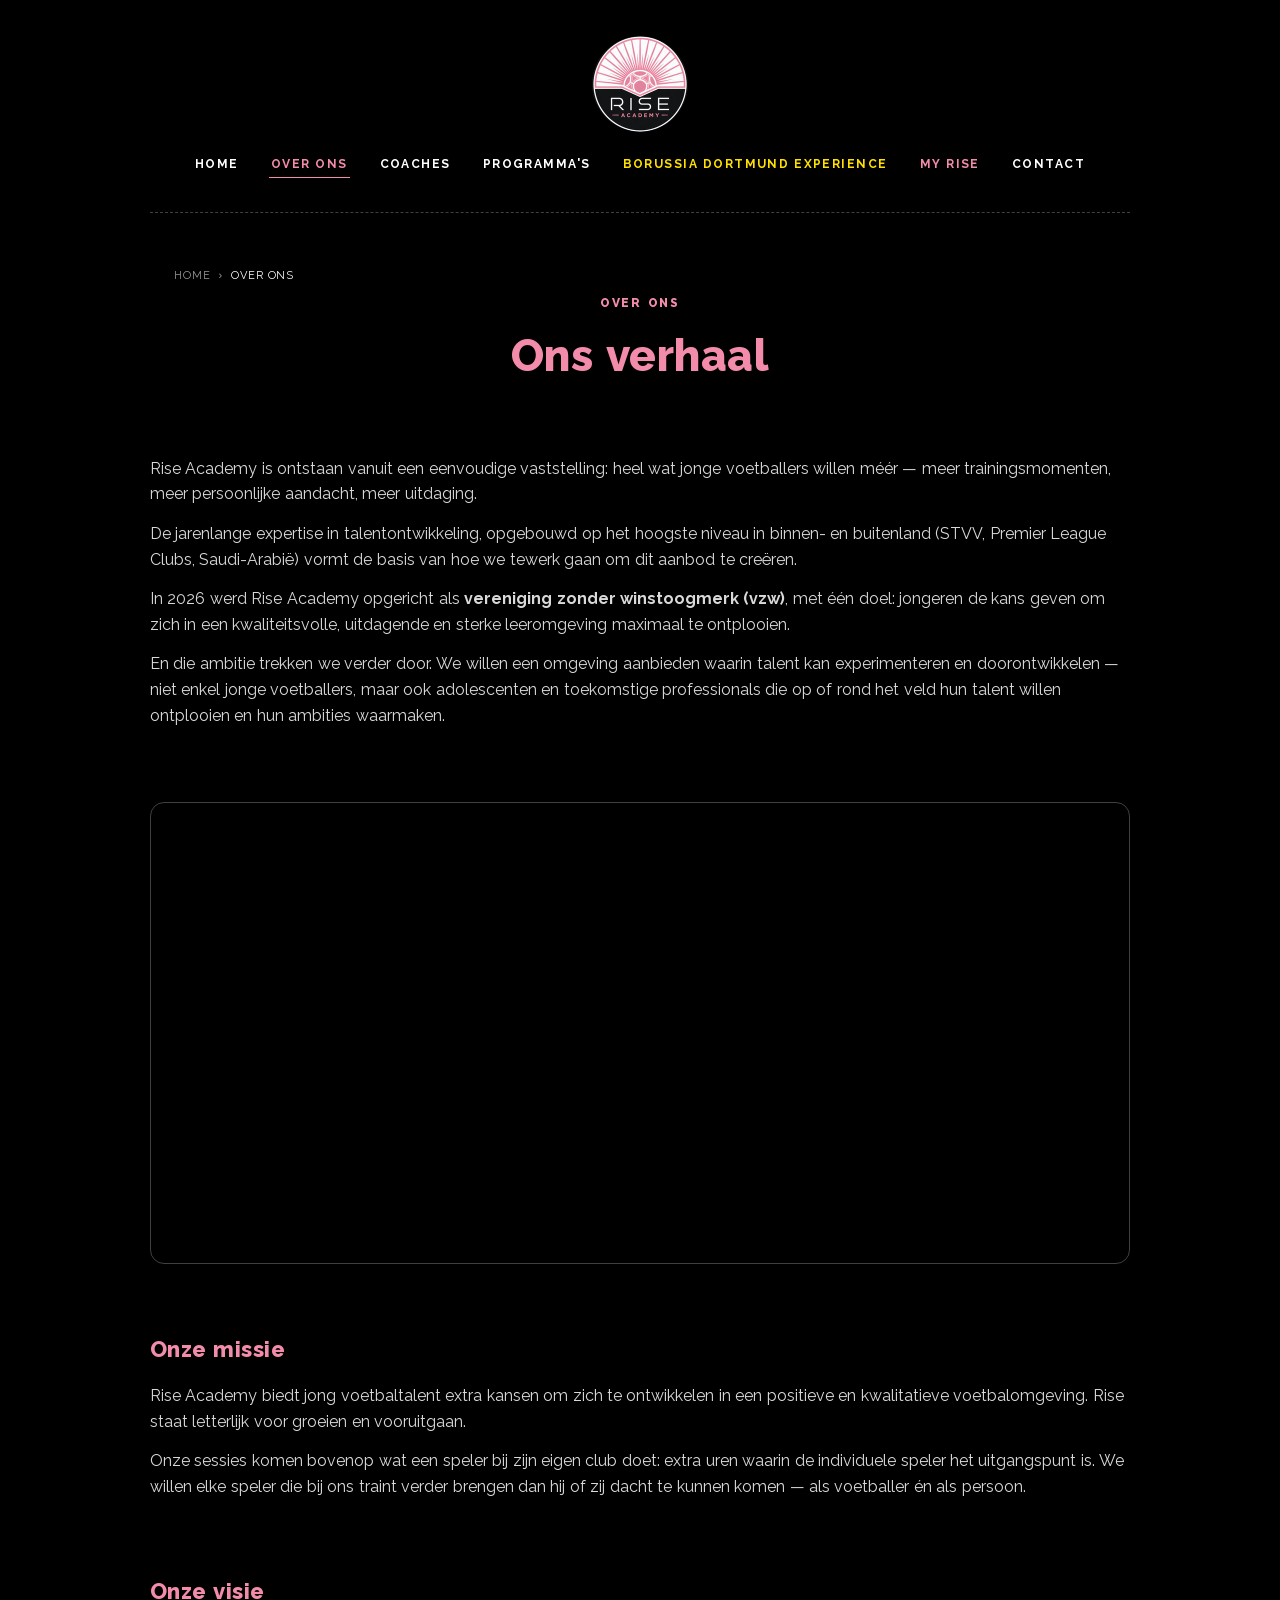
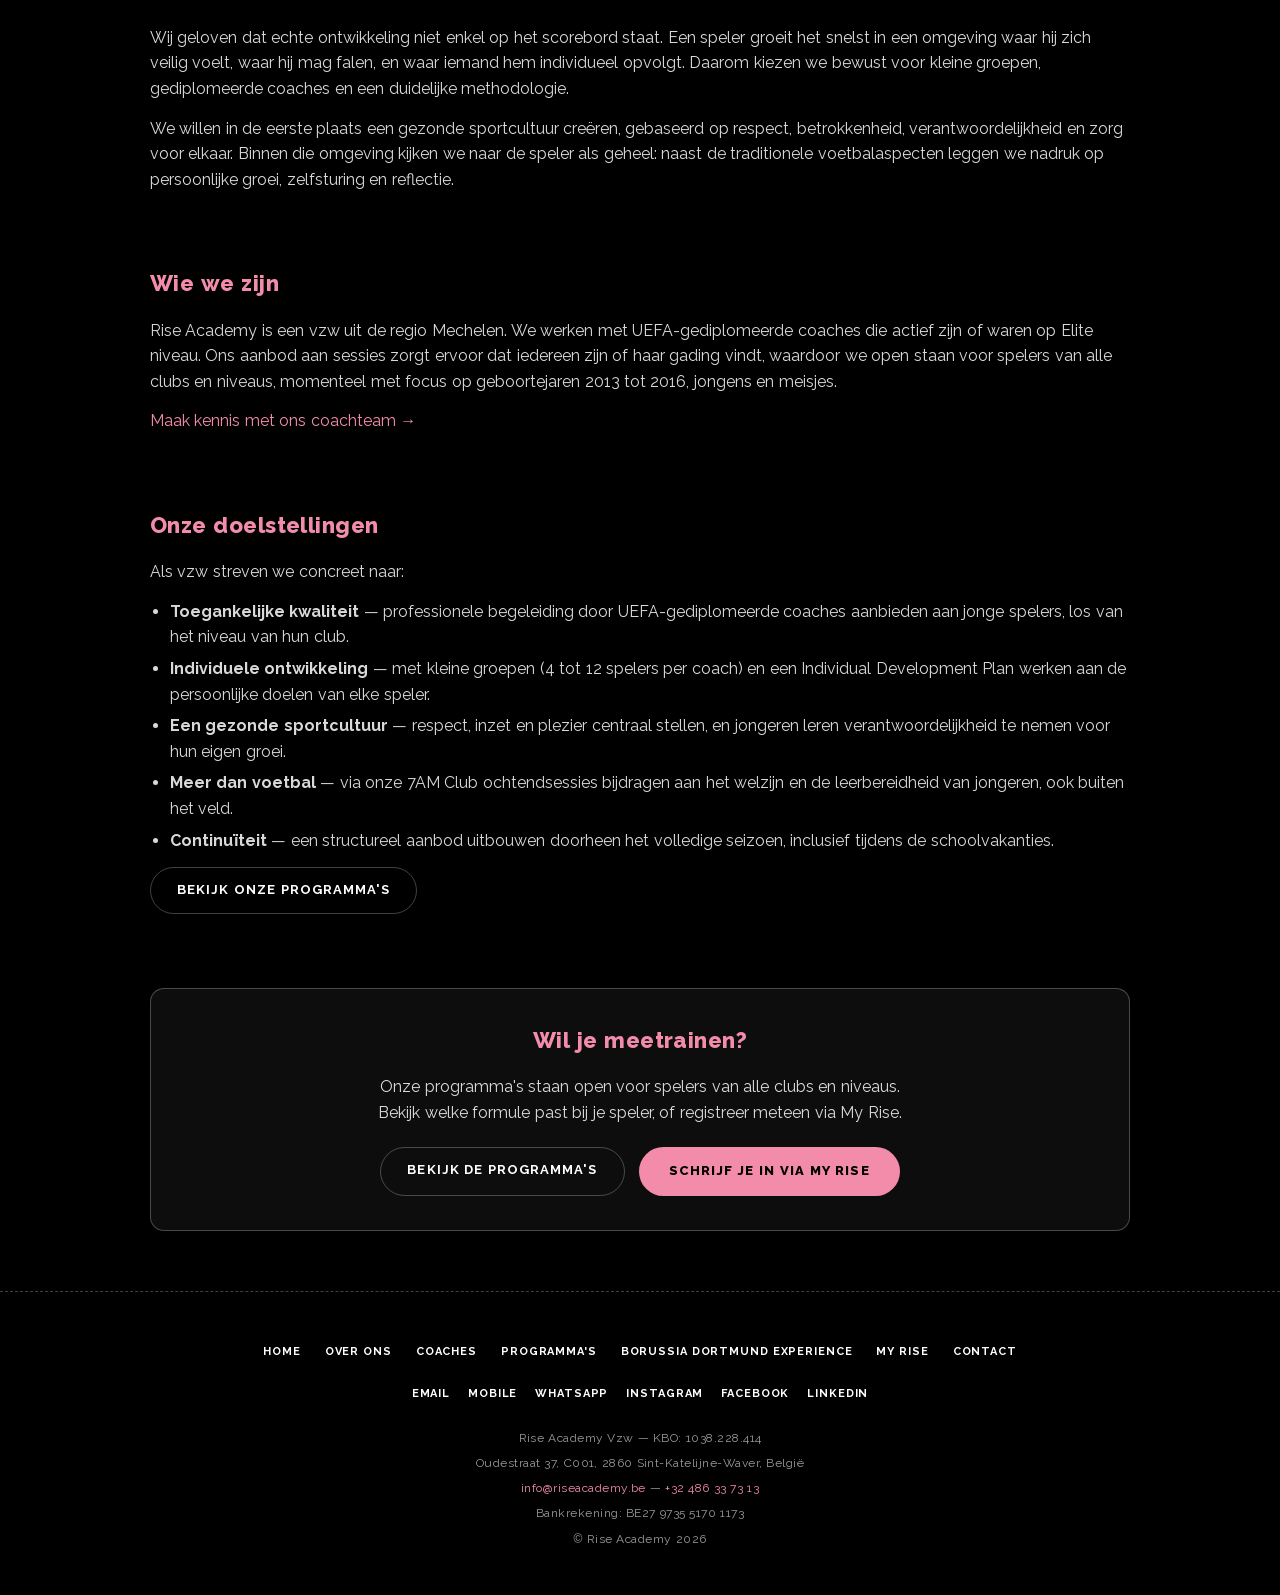
<file: over-ons.html>
<!DOCTYPE html>
<html lang="nl">
<head>
<meta charset="UTF-8">
<meta name="viewport" content="width=device-width, initial-scale=1">
<title>Over ons — ons verhaal, missie en doelstellingen | Rise Academy</title>
<meta name="description" content="Rise Academy is een vzw uit de regio Mechelen die jong talent extra kansen geeft om zich te ontwikkelen. Lees ons verhaal, onze missie, visie en doelstellingen.">
<link rel="canonical" href="https://riseacademy.be/over-ons.html">
<meta property="og:title" content="Over ons — Rise Academy">
<meta property="og:description" content="Ons verhaal, onze missie, visie en doelstellingen als vzw.">
<meta property="og:type" content="website">
<meta property="og:url" content="https://riseacademy.be/over-ons.html">
<link rel="preload" href="assets/fonts/raleway.woff2" as="font" type="font/woff2" crossorigin>
<!--css--><style>@font-face{
  font-family:'Raleway';
  font-style:normal;
  font-weight:400 800;
  font-display:swap;
  src:url('assets/fonts/raleway.woff2') format('woff2');
}
:root{
  --black:#000;
  --white:#fff;
  --pink:#F38CAA;
  --pink-deep:#C23D63;
  --grey:#9a9a9a;
  --gold:#D9AE55;
  --bvb:#FFE000;
  --line:rgba(255,255,255,.25);
  --panel:rgba(255,255,255,.05);
  --max:980px;
}
*,*::before,*::after{box-sizing:border-box}
html{scroll-behavior:smooth}
body{
  margin:0;
  background:var(--black);
  color:var(--white);
  font-family:'Raleway',Arial,Helvetica,sans-serif;
  font-weight:400;
  line-height:1.6;
  -webkit-font-smoothing:antialiased;
}
img{max-width:100%;display:block}
a{color:var(--pink);text-decoration:none}
a:hover{text-decoration:underline}
.wrap{max-width:var(--max);margin:0 auto;padding:0 24px}
.site-header{
  padding:36px 24px 18px;
  text-align:center;
}
.logo-badge{
  width:96px;height:96px;
  border-radius:50%;
  overflow:hidden;
  margin:0 auto 18px;
  background:var(--black);
}
.logo-badge img{width:100%;height:100%;object-fit:cover}
nav.site-nav ul{
  list-style:none;
  display:flex;
  flex-wrap:wrap;
  justify-content:center;
  gap:10px 28px;
  margin:0 0 18px;
  padding:0;
}
nav.site-nav a{
  color:var(--white);
  font-size:12px;
  font-weight:700;
  letter-spacing:.12em;
  text-transform:uppercase;
  padding:6px 2px;
}
nav.site-nav a:hover,
nav.site-nav a[aria-current="page"]{
  color:var(--pink);
  text-decoration:none;
  border-bottom:1px solid var(--pink);
}
nav.site-nav a.nav-home{color:var(--white)}
nav.site-nav a.nav-home:hover,
nav.site-nav a.nav-home[aria-current="page"]{
  color:var(--white);
  border-bottom-color:var(--white);
}
nav.site-nav a.nav-myrise{color:var(--pink)}
nav.site-nav a.nav-myrise:hover,
nav.site-nav a.nav-myrise[aria-current="page"]{
  color:var(--pink);
  border-bottom-color:var(--pink);
}
.divider{
  border:none;
  border-top:1px dashed var(--line);
  max-width:var(--max);
  margin:0 auto 40px;
}
.hero{
  text-align:center;
  padding:10px 24px 50px;
}
.hero h1{
  font-size:clamp(28px,4vw,44px);
  font-weight:800;
  color:var(--pink);
  margin:0 0 14px;
  letter-spacing:.01em;
}
.hero p.lede{
  max-width:640px;
  margin:0 auto;
  color:rgba(255,255,255,.75);
  font-size:17px;
}
.photo-band{
  border-radius:14px;
  overflow:hidden;
  border:1px solid var(--line);
  margin:0 0 8px;
}
.photo-band img{
  width:100%;
  height:min(56vh,460px);
  object-fit:cover;
  display:block;
}
.photo-grid-2{
  display:grid;
  grid-template-columns:1fr 1fr;
  gap:20px;
  margin:0 0 8px;
}
.photo-grid-2 .photo-band{margin-bottom:0}
.photo-grid-2 .photo-band img{height:min(50vh,420px)}
@media (max-width:640px){
  .photo-grid-2{grid-template-columns:1fr}
}
section{
  padding:0 24px 60px;
}
section .wrap{padding:0}
h2{
  color:var(--pink);
  font-size:22px;
  font-weight:800;
  letter-spacing:.02em;
  margin:0 0 16px;
}
h3{
  color:var(--white);
  font-size:17px;
  font-weight:700;
  letter-spacing:.04em;
  text-transform:uppercase;
  margin:26px 0 8px;
}
p{margin:0 0 14px;color:rgba(255,255,255,.85)}
ul.plain{margin:0 0 14px;padding-left:20px;color:rgba(255,255,255,.85)}
ul.plain li{margin-bottom:6px}
.eyebrow{
  color:var(--pink);
  font-size:12px;
  font-weight:800;
  letter-spacing:.16em;
  text-transform:uppercase;
  margin-bottom:8px;
  display:block;
}
.btn{
  display:inline-block;
  background:var(--pink);
  color:var(--black);
  font-weight:800;
  font-size:13px;
  letter-spacing:.08em;
  text-transform:uppercase;
  padding:14px 30px;
  border-radius:30px;
  border:none;
  cursor:pointer;
}
.btn:hover{background:#fff;text-decoration:none}
.btn-outline{
  display:inline-block;
  background:transparent;
  color:var(--white);
  font-weight:700;
  font-size:13px;
  letter-spacing:.08em;
  text-transform:uppercase;
  padding:12px 26px;
  border-radius:30px;
  border:1px solid var(--line);
}
.btn-outline:hover{border-color:var(--pink);color:var(--pink);text-decoration:none}
.grid{
  display:grid;
  gap:22px;
  grid-template-columns:repeat(auto-fit,minmax(240px,1fr));
}
.card{
  background:var(--panel);
  border:1px solid var(--line);
  border-radius:10px;
  padding:22px;
}
.card h3{margin-top:0;color:var(--pink)}
.card ul.plain{margin-bottom:0;font-size:14px}
.coaches-grid{
  display:grid;
  gap:24px;
  grid-template-columns:repeat(3,1fr);
  margin-bottom:10px;
}
@media (max-width:800px){
  .coaches-grid{grid-template-columns:repeat(2,1fr)}
}
@media (max-width:560px){
  .coaches-grid{grid-template-columns:1fr}
}
.coach-card{
  background:var(--panel);
  border:1px solid var(--line);
  border-radius:10px;
  padding:20px;
}
.coach-card h3{
  color:var(--pink);
  font-size:17px;
  letter-spacing:.03em;
  margin:0 0 8px;
}
.coach-card ul.plain{
  font-size:13px;
  letter-spacing:.02em;
  text-transform:uppercase;
  color:var(--grey);
  margin-bottom:0;
}
.table-wrap{overflow-x:auto;margin:0 0 20px}
table{
  border-collapse:collapse;
  width:100%;
  font-size:14px;
  min-width:480px;
}
table caption{
  text-align:left;
  color:var(--pink);
  font-weight:700;
  text-transform:uppercase;
  letter-spacing:.06em;
  font-size:12px;
  margin-bottom:8px;
}
th,td{
  border:1px solid var(--line);
  padding:10px 12px;
  text-align:left;
}
th{
  background:var(--panel);
  color:var(--pink);
  text-transform:uppercase;
  font-size:11px;
  letter-spacing:.06em;
}
td{color:rgba(255,255,255,.85)}
.summary-grid{
  display:grid;
  gap:18px;
  grid-template-columns:repeat(4,1fr);
  margin:0 0 20px;
}
@media (max-width:900px){.summary-grid{grid-template-columns:repeat(2,1fr)}}
@media (max-width:520px){.summary-grid{grid-template-columns:1fr}}
.summary-grid-note{grid-column:var(--note-col,4);margin-top:0}
@media (max-width:900px){.summary-grid-note{grid-column:var(--note-col-md,2)}}
@media (max-width:520px){.summary-grid-note{grid-column:1}}
.summary-card{
  background:var(--panel);
  border:1px solid var(--line);
  border-top:3px solid var(--pink);
  border-radius:10px;
  padding:20px;
}
.summary-card h3{
  color:var(--pink);
  margin:0 0 14px;
  font-size:15px;
}
.summary-card dl{margin:0}
.summary-card .row{
  display:flex;
  justify-content:space-between;
  gap:10px;
  padding:7px 0;
  border-top:1px dashed var(--line);
  font-size:13px;
}
.summary-card .row:first-child{border-top:none}
.summary-card .row dt{color:var(--grey);text-transform:uppercase;letter-spacing:.04em;font-size:11px}
.summary-card .row dd{margin:0;text-align:right;color:rgba(255,255,255,.9)}
.cal-dot.dot-game1ai{background:var(--gold)}
.day-detail .session-card .sc-badge.badge-game1ai{border-color:var(--gold);color:var(--gold)}
.info-strip{
  display:flex;
  flex-wrap:wrap;
  gap:0;
  border:1px solid var(--line);
  border-radius:10px;
  overflow:hidden;
  margin:0 0 22px;
}
.info-strip > div{
  flex:1 1 160px;
  padding:16px 20px;
  border-left:1px dashed var(--line);
}
.info-strip > div:first-child{border-left:none}
.info-strip .info-label{
  display:block;
  color:var(--pink);
  font-size:10px;
  font-weight:800;
  letter-spacing:.1em;
  text-transform:uppercase;
  margin-bottom:4px;
}
.info-strip .info-value{font-size:14px;color:#fff}
.profile-line{
  color:var(--pink);
  font-style:normal;
  font-weight:600;
}
.date-chips-group{margin:0 0 22px}
.date-chips-month{
  display:flex;
  align-items:baseline;
  gap:14px;
  margin:14px 0 8px;
}
.date-chips-month .month-label{
  color:var(--grey);
  font-size:11px;
  font-weight:800;
  letter-spacing:.1em;
  text-transform:uppercase;
  min-width:64px;
}
.date-chips{
  display:flex;
  flex-wrap:wrap;
  gap:8px;
}
.date-chip{
  display:inline-block;
  border:1px solid rgba(243,140,170,.5);
  color:#fff;
  background:rgba(243,140,170,.08);
  font-size:12px;
  font-weight:700;
  padding:6px 12px;
  border-radius:20px;
}
.date-chip.is-vacation{
  border-style:dashed;
  background:transparent;
  color:var(--grey);
}
.chips-note{font-size:12px;color:var(--grey);margin:8px 0 0}
.session-cards{
  display:flex;
  flex-direction:column;
  gap:8px;
  margin:0 0 22px;
}
.session-card{
  display:flex;
  align-items:center;
  gap:16px;
  border:1px solid var(--line);
  border-radius:8px;
  padding:12px 16px;
}
.session-card .sc-date{
  min-width:110px;
  font-weight:700;
  font-size:13px;
}
.session-card .sc-date .sc-day{
  display:block;
  color:var(--grey);
  font-size:10px;
  text-transform:uppercase;
  letter-spacing:.08em;
  font-weight:700;
}
.session-card .sc-time{flex:1;font-size:13px;color:rgba(255,255,255,.8)}
.session-card .sc-badge{
  border:1px solid var(--pink);
  color:var(--pink);
  font-size:10px;
  font-weight:800;
  letter-spacing:.08em;
  text-transform:uppercase;
  padding:4px 10px;
  border-radius:20px;
}
.calendar-filters{
  display:flex;
  flex-wrap:wrap;
  gap:10px;
  margin:0 0 26px;
}
.cal-filter{
  display:inline-flex;
  align-items:center;
  gap:8px;
  border:1px solid var(--line);
  color:var(--white);
  font-size:12px;
  font-weight:700;
  letter-spacing:.04em;
  text-transform:uppercase;
  padding:8px 16px;
  border-radius:30px;
  background:transparent;
  cursor:pointer;
}
.cal-filter .cal-swatch{width:11px;height:11px;flex:none;border-radius:3px}
.cal-filter[data-active="true"]{border-color:var(--pink);color:var(--pink)}
.cal-filter[data-active="false"]{opacity:.35}
.cal-months{
  display:grid;
  gap:22px;
  grid-template-columns:repeat(auto-fit,minmax(230px,1fr));
}
.cal-month{
  border:1px solid var(--line);
  border-radius:10px;
  padding:16px;
}
.cal-month h4{
  margin:0 0 12px;
  color:var(--pink);
  font-size:13px;
  font-weight:800;
  letter-spacing:.08em;
  text-transform:uppercase;
  text-align:center;
}
.cal-grid{
  display:grid;
  grid-template-columns:repeat(7,1fr);
  gap:4px;
  text-align:center;
}
.cal-grid .cal-dow{
  font-size:9px;
  color:var(--grey);
  letter-spacing:.04em;
  padding-bottom:4px;
}
.cal-grid .cal-day{
  position:relative;
  aspect-ratio:1/1;
  display:flex;
  align-items:center;
  justify-content:center;
  font-size:11px;
  color:rgba(255,255,255,.55);
  border-radius:6px;
  transition:background-color .15s;
}
.cal-grid .cal-day.empty{visibility:hidden}
.cal-grid .cal-day.has-session{
  color:#fff;
  font-weight:700;
  cursor:pointer;
}
.cal-grid .cal-day.has-session:hover{background:rgba(255,255,255,.1)}
.cal-grid .cal-day.is-selected{
  background:rgba(255,255,255,.05);
  box-shadow:0 0 0 2px var(--pink) inset;
}
.cal-grid .cal-day .cal-dots{
  position:absolute;
  bottom:3px;
  left:50%;
  transform:translateX(-50%);
  display:flex;
  gap:3px;
}
.cal-dot{width:7px;height:7px;border-radius:2px}
.cal-dot.dot-amclub{background:var(--pink)}
.cal-dot.dot-talent{background:#fff}
.cal-dot.dot-idp{background:var(--pink-deep)}
.cal-dot.dot-holiday{background:var(--grey)}
.cal-dot.hidden-type{display:none}
.cal-legend{
  display:flex;
  flex-wrap:wrap;
  gap:16px;
  margin:22px 0 0;
  font-size:11px;
  color:var(--grey);
  text-transform:uppercase;
  letter-spacing:.04em;
}
.cal-legend span{display:inline-flex;align-items:center;gap:6px}
.day-detail-backdrop{
  display:none;
  position:fixed;
  inset:0;
  background:rgba(0,0,0,.75);
  z-index:200;
  align-items:center;
  justify-content:center;
  padding:24px;
}
.day-detail-backdrop.is-open{display:flex}
.day-detail{
  background:#0a0a0a;
  border:1px solid var(--line);
  border-radius:14px;
  padding:26px;
  max-width:520px;
  width:100%;
  max-height:80vh;
  overflow-y:auto;
  box-shadow:0 20px 60px rgba(0,0,0,.6);
}
.day-detail-header{
  display:flex;
  align-items:center;
  justify-content:space-between;
  gap:12px;
  margin-bottom:16px;
}
.day-detail-header h4{
  margin:0;
  color:var(--pink);
  font-size:16px;
  font-weight:700;
  text-transform:none;
  letter-spacing:.01em;
}
.day-detail-close{
  background:none;
  border:1px solid var(--line);
  color:var(--grey);
  font-size:13px;
  line-height:1;
  cursor:pointer;
  padding:6px 10px;
  border-radius:20px;
}
.day-detail-close:hover{border-color:var(--pink);color:var(--pink)}
.day-detail-empty{color:var(--grey);font-size:13px;margin:0}
.day-detail .session-card .sc-badge.badge-amclub{border-color:var(--pink);color:var(--pink)}
.day-detail .session-card .sc-badge.badge-talent{border-color:#fff;color:#fff}
.day-detail .session-card .sc-badge.badge-idp{border-color:var(--pink-deep);color:var(--pink-deep)}
.day-detail .session-card .sc-badge.badge-holiday{border-color:var(--grey);color:var(--grey)}
.social-icons{
  display:flex;
  flex-wrap:wrap;
  justify-content:center;
  gap:18px;
  margin:0 0 34px;
}
.social-icon{
  display:flex;
  flex-direction:column;
  align-items:center;
  gap:8px;
  width:76px;
  color:var(--white);
}
.social-icon svg{width:26px;height:26px;fill:none;stroke:currentColor;stroke-width:1.6}
.social-icon span{font-size:10px;font-weight:700;letter-spacing:.06em;text-transform:uppercase;color:var(--grey)}
.social-icon:hover{color:var(--pink)}
.social-icon:hover span{color:var(--pink)}
.pill-nav{
  display:flex;
  flex-wrap:wrap;
  gap:10px;
  margin:0 0 34px;
}
.pill-nav a{
  border:1px solid var(--line);
  color:var(--white);
  font-size:12px;
  font-weight:700;
  letter-spacing:.06em;
  text-transform:uppercase;
  padding:9px 18px;
  border-radius:30px;
}
.pill-nav a:hover{border-color:var(--pink);color:var(--pink);text-decoration:none}
.program-block{
  border-top:1px dashed var(--line);
  padding-top:40px;
  margin-top:40px;
  scroll-margin-top:24px;
}
.steps{
  display:grid;
  gap:16px;
  grid-template-columns:repeat(4,1fr);
  margin:20px 0 10px;
}
@media (max-width:880px){
  .steps{grid-template-columns:repeat(2,1fr)}
}
@media (max-width:520px){
  .steps{grid-template-columns:1fr}
}
.step-card{
  background:var(--panel);
  border:1px solid var(--line);
  border-radius:10px;
  padding:22px;
}
.step-card .step-num{
  color:var(--pink);
  font-weight:800;
  font-size:12px;
  letter-spacing:.1em;
  text-transform:uppercase;
  margin-bottom:6px;
  display:block;
}
.contact-list{list-style:none;margin:0 0 30px;padding:0}
.contact-list li{
  border-top:1px dashed var(--line);
  padding:14px 0;
  font-size:15px;
}
.contact-list li:first-child{border-top:none}
.contact-list span{
  display:inline-block;
  width:110px;
  color:var(--grey);
  font-size:11px;
  letter-spacing:.08em;
  text-transform:uppercase;
}
.cta-center{text-align:center;margin:28px 0 0}
.contact-form{
  max-width:520px;
  margin:0 0 10px;
}
.contact-form .form-row{
  margin-bottom:18px;
}
.contact-form label{
  display:block;
  color:var(--grey);
  font-size:11px;
  font-weight:700;
  letter-spacing:.08em;
  text-transform:uppercase;
  margin-bottom:8px;
}
.contact-form input,
.contact-form textarea{
  width:100%;
  background:var(--panel);
  border:1px solid var(--line);
  border-radius:8px;
  padding:12px 14px;
  color:#fff;
  font-family:inherit;
  font-size:14px;
  resize:vertical;
}
.contact-form input:focus,
.contact-form textarea:focus{
  outline:none;
  border-color:var(--pink);
}
.contact-form button{margin-bottom:10px}
.myrise-embed{
  border:1px solid var(--line);
  border-radius:14px;
  overflow:hidden;
  margin:0 0 12px;
  background:var(--panel);
}
.myrise-embed iframe{
  width:100%;
  height:min(85vh,900px);
  border:none;
  display:block;
}
.myrise-panel{
  text-align:center;
  background:var(--panel);
  border:1px solid var(--line);
  border-radius:14px;
  padding:50px 30px;
  margin:0 0 40px;
}
.myrise-panel h2{margin-bottom:10px}
footer{
  padding:50px 24px 40px;
  text-align:center;
  border-top:1px dashed var(--line);
  color:var(--grey);
  font-size:12px;
  letter-spacing:.04em;
}
footer p{color:var(--grey);font-size:12px;margin:0 0 6px}
.social-links{
  display:flex;
  justify-content:center;
  gap:18px;
  margin:0 0 26px;
  flex-wrap:wrap;
}
.social-links a{
  color:var(--white);
  font-size:11px;
  font-weight:700;
  letter-spacing:.08em;
  text-transform:uppercase;
}
.social-links a:hover{color:var(--pink);text-decoration:none}
.back-home{
  display:inline-block;
  margin-bottom:26px;
  color:var(--grey);
  font-size:11px;
  letter-spacing:.1em;
  text-transform:uppercase;
}
.back-home:hover{color:var(--pink)}
@media (max-width:600px){
  .site-header{padding:26px 16px 14px}
  section{padding:0 16px 46px}
}
.skip-link{
  position:absolute;left:-9999px;top:0;
  background:var(--pink);color:var(--black);
  padding:12px 20px;border-radius:0 0 8px 0;
  font-weight:800;font-size:13px;letter-spacing:.06em;text-transform:uppercase;
  z-index:100;
}
.skip-link:focus{left:0;text-decoration:none}
a.logo-badge{display:block;text-decoration:none}
a.logo-badge:hover{outline:2px solid var(--pink);outline-offset:3px}
nav.site-nav a:focus-visible,
.skip-link:focus-visible,
footer a:focus-visible{outline:2px solid var(--pink);outline-offset:3px}
.breadcrumb{
  max-width:var(--max);margin:0 auto;padding:14px 24px 0;
  font-size:11px;letter-spacing:.08em;text-transform:uppercase;color:var(--grey);
}
.breadcrumb ol{list-style:none;display:flex;flex-wrap:wrap;gap:8px;margin:0;padding:0}
.breadcrumb li+li::before{content:"›";margin-right:8px;color:var(--grey)}
.breadcrumb a{color:var(--grey)}
.breadcrumb a:hover{color:var(--pink)}
.breadcrumb [aria-current]{color:var(--white)}
.cta-band{
  border:1px solid var(--line);
  border-radius:14px;
  background:var(--panel);
  padding:34px 28px;
  text-align:center;
}
.cta-band h2{margin-top:0}
.cta-band p{max-width:56ch;margin-left:auto;margin-right:auto}
.cta-actions{
  display:flex;flex-wrap:wrap;justify-content:center;
  gap:14px;margin-top:22px;
}
.hero-actions{display:flex;flex-wrap:wrap;gap:14px;margin-top:26px}
.faq{border-top:1px solid var(--line);margin-top:8px}
.faq details{border-bottom:1px solid var(--line);padding:16px 0}
.faq summary{
  cursor:pointer;font-weight:700;font-size:15px;
  list-style:none;display:flex;justify-content:space-between;gap:16px;align-items:center;
}
.faq summary::-webkit-details-marker{display:none}
.faq summary::after{content:"+";color:var(--pink);font-weight:800;font-size:20px;line-height:1}
.faq details[open] summary::after{content:"–"}
.faq summary:hover{color:var(--pink)}
.faq p{margin:12px 0 0;color:#d8d8d8;font-size:14px}
.footer-nav{
  display:flex;justify-content:center;flex-wrap:wrap;
  gap:10px 24px;margin:0 0 24px;padding:0;list-style:none;
}
.footer-nav a{
  color:var(--white);font-size:11px;font-weight:700;
  letter-spacing:.08em;text-transform:uppercase;
}
.footer-nav a:hover{color:var(--pink);text-decoration:none}
@media (max-width:600px){
  .cta-band{padding:26px 18px}
  .hero-actions .btn,.hero-actions .btn-outline,
  .cta-actions .btn,.cta-actions .btn-outline{width:100%;text-align:center}
  .breadcrumb{padding:12px 16px 0}
}
.promo{
  position:relative;
  display:flex;
  align-items:center;
  gap:22px;
  max-width:900px;
  margin:0 auto 30px;
  padding:26px 30px;
  border:1px solid rgba(243,140,170,.45);
  border-radius:14px;
  background:#000;
  color:var(--white);
  text-align:left;
}
.promo:hover{border-color:var(--pink);text-decoration:none}
.promo:focus-visible{outline:2px solid var(--pink);outline-offset:3px}
.promo::before,.promo::after{content:"";position:absolute;width:14px;height:14px;pointer-events:none}
.promo::before{top:9px;left:9px;border-top:1px solid rgba(243,140,170,.75);border-left:1px solid rgba(243,140,170,.75)}
.promo::after{bottom:9px;right:9px;border-bottom:1px solid rgba(243,140,170,.75);border-right:1px solid rgba(243,140,170,.75)}
.promo-body{flex:1 1 auto;display:block;min-width:0}
.promo-lockup{display:flex;align-items:center;gap:12px;margin:0 0 16px}
.promo-g1{
  font-family:ui-monospace,SFMono-Regular,Menlo,Consolas,monospace;
  font-size:15px;letter-spacing:.16em;color:rgba(255,255,255,.92);font-weight:400;
}
.promo-x{color:rgba(255,255,255,.4);font-size:13px}
.promo-lockup img{width:34px;height:34px;border-radius:50%;display:block}
.promo-eyebrow{
  display:block;font-family:ui-monospace,SFMono-Regular,Menlo,Consolas,monospace;
  font-size:10px;letter-spacing:.2em;text-transform:uppercase;color:var(--pink);margin:0 0 10px;
}
.promo-title,.promo-claim{
  display:block;font-size:clamp(19px,2.2vw,25px);font-weight:800;
  line-height:1.14;letter-spacing:-.01em;margin:0;
}
.promo-title{color:var(--white)}
.promo-claim{color:var(--pink);margin-bottom:14px}
.promo-date{
  display:block;font-family:ui-monospace,SFMono-Regular,Menlo,Consolas,monospace;
  font-size:12.5px;font-weight:700;letter-spacing:.06em;text-transform:uppercase;
  color:rgba(255,255,255,.92);padding-top:12px;margin:0 0 16px;
  border-top:1px solid rgba(243,140,170,.3);
}
.promo-listlabel{
  display:block;font-family:ui-monospace,SFMono-Regular,Menlo,Consolas,monospace;
  font-size:9.5px;letter-spacing:.2em;text-transform:uppercase;color:rgba(255,255,255,.45);margin:0 0 8px;
}
.promo-list{display:block;margin:0 0 16px}
.promo-list span{display:block;font-size:13.5px;font-weight:700;color:var(--white);margin:0 0 5px;padding-left:26px;position:relative}
.promo-list span::before{
  content:attr(data-n);position:absolute;left:0;top:1px;
  font-family:ui-monospace,SFMono-Regular,Menlo,Consolas,monospace;
  font-size:9.5px;font-weight:400;color:var(--pink);letter-spacing:.1em;
}
.promo-price{display:flex;align-items:flex-start;gap:18px;margin:0 0 16px;flex-wrap:wrap}
.promo-amount{flex:none}
.promo-amount b{display:block;font-size:30px;font-weight:800;line-height:1;color:var(--white)}
.promo-amount i{
  display:block;font-style:normal;margin-top:4px;
  font-family:ui-monospace,SFMono-Regular,Menlo,Consolas,monospace;
  font-size:9px;letter-spacing:.1em;text-transform:uppercase;color:rgba(255,255,255,.45);
}
.promo-voucher{flex:1 1 240px;border-left:1px solid rgba(243,140,170,.3);padding-left:18px}
.promo-voucher b{display:block;font-size:13.5px;font-weight:700;color:var(--pink);margin:0 0 2px}
.promo-voucher i{display:block;font-style:normal;font-size:12px;color:rgba(255,255,255,.6);line-height:1.45;max-width:38ch;margin-top:5px}
.promo-actions{display:flex;align-items:center;gap:16px;flex-wrap:wrap}
.promo-btn{
  display:inline-block;background:var(--pink);color:#000;
  font-size:12px;font-weight:800;letter-spacing:.09em;text-transform:uppercase;
  padding:13px 24px;border-radius:4px;
}
.promo:hover .promo-btn{background:#fff}
.promo-note{
  font-family:ui-monospace,SFMono-Regular,Menlo,Consolas,monospace;
  font-size:9.5px;letter-spacing:.16em;text-transform:uppercase;color:rgba(255,255,255,.45);
}
.promo-screen{
  flex:none;display:block;width:192px;
  filter:drop-shadow(0 14px 30px rgba(0,0,0,.85));
  line-height:0;
}
.promo-screen img{width:100%;height:auto;display:block}
@media (max-width:820px){
  .promo{flex-direction:column-reverse;align-items:stretch;gap:20px;padding:22px}
  .promo-screen{width:100%;max-width:132px;align-self:center}
  .promo-title,.promo-claim{font-size:20px}
  .promo-voucher{border-left:none;padding-left:0;flex-basis:100%}
  
  .promo-listlabel,.promo-note,.promo-amount i{font-size:10.5px}
  .promo-eyebrow{font-size:10.5px}
}
.prices{
  list-style:none;margin:0 0 14px;padding:0;
  max-width:420px;border-top:1px dashed var(--line);
}
.prices li{
  display:flex;justify-content:space-between;align-items:baseline;gap:16px;
  padding:9px 0;border-bottom:1px dashed var(--line);font-size:14px;
}
.prices li span{color:rgba(255,255,255,.75)}
.prices li b{color:var(--white);font-weight:800;white-space:nowrap}
.prices li.is-highlight span,.prices li.is-highlight b{color:var(--pink)}
body.page-bvb{--pink:var(--bvb)}
body.page-bvb nav.site-nav a.nav-myrise,
body.page-bvb nav.site-nav a.nav-myrise:hover{color:#F38CAA;border-bottom-color:#F38CAA}
body.page-bvb a.logo-badge:hover{outline-color:#F38CAA}
.hero h1.bvb-h1{color:var(--bvb)}
.btn-bvb{background:var(--bvb);color:var(--black)}
.btn-bvb:hover{background:#fff}
.hero-bvb .hero-actions{justify-content:center}
.hero-bvb .btn-outline:hover,.cta-bvb .btn-outline:hover{border-color:var(--bvb);color:var(--bvb)}
nav.site-nav a.nav-bvb{color:var(--bvb);text-align:center}
nav.site-nav a.nav-bvb:hover{color:#fff}
@media (max-width:900px){nav.site-nav a.nav-bvb{display:inline-block}nav.site-nav a.nav-bvb .nav-l2{display:block}}
.bvb-promo{
  position:relative;display:flex;align-items:center;gap:26px;
  max-width:900px;margin:0 auto 26px;padding:24px 28px;
  border:1px solid rgba(255,224,0,.5);border-radius:14px;
  background:#000;color:var(--white);text-align:left;
}
.bvb-promo::before,.bvb-promo::after{content:"";position:absolute;width:14px;height:14px;pointer-events:none}
.bvb-promo::before{top:9px;left:9px;border-top:1px solid rgba(255,224,0,.8);border-left:1px solid rgba(255,224,0,.8)}
.bvb-promo::after{bottom:9px;right:9px;border-bottom:1px solid rgba(255,224,0,.8);border-right:1px solid rgba(255,224,0,.8)}
.bvb-flyer{
  flex:none;display:block;width:232px;border-radius:8px;overflow:hidden;
  box-shadow:0 10px 28px rgba(0,0,0,.7);line-height:0;
}
.bvb-flyer img{width:100%;height:auto;display:block}
.bvb-body{flex:1 1 auto;display:block;min-width:0}
.bvb-eyebrow{
  display:block;font-family:ui-monospace,SFMono-Regular,Menlo,Consolas,monospace;
  font-size:10px;letter-spacing:.2em;text-transform:uppercase;color:var(--bvb);margin:0 0 12px;
}
.bvb-title{display:block;font-size:clamp(20px,2.4vw,27px);font-weight:800;line-height:1.12;color:var(--bvb);margin:0 0 4px}
.bvb-title em{font-style:normal;color:var(--bvb);display:block}
.bvb-date{
  display:block;font-family:ui-monospace,SFMono-Regular,Menlo,Consolas,monospace;
  font-size:12.5px;font-weight:700;letter-spacing:.06em;text-transform:uppercase;
  color:rgba(255,255,255,.92);padding-top:12px;margin:14px 0 12px;
  border-top:1px solid rgba(255,224,0,.35);
}
.bvb-sub{display:block;font-size:13px;line-height:1.55;color:rgba(255,255,255,.66);margin:0 0 14px}
.bvb-actions{display:flex;flex-wrap:wrap;gap:12px;margin-top:4px}
.bvb-flyer:hover{box-shadow:0 10px 28px rgba(255,224,0,.28)}
.bvb-flyer:focus-visible{outline:2px solid var(--bvb);outline-offset:3px}
.bvb-toc{border:1px solid rgba(255,224,0,.35);border-radius:14px;background:var(--panel);padding:20px 22px}
.bvb-toc h2{
  font-family:ui-monospace,SFMono-Regular,Menlo,Consolas,monospace;
  font-size:11px;letter-spacing:.2em;text-transform:uppercase;color:var(--bvb);
  margin:0 0 14px;border:none;padding:0;
}
.bvb-toc ul{list-style:none;display:flex;flex-wrap:wrap;gap:9px 10px;margin:0;padding:0}
.bvb-toc a{
  display:block;padding:8px 15px;border-radius:30px;
  border:1px solid rgba(255,224,0,.4);
  font-size:12.5px;font-weight:700;color:rgba(255,255,255,.9);
}
.bvb-toc a:hover,.bvb-toc a:focus-visible{background:var(--bvb);border-color:var(--bvb);color:var(--black);text-decoration:none}
.bvb-rekening{
  margin:16px 0 0;padding:16px 18px;border-radius:12px;
  border:1px solid rgba(255,224,0,.35);background:var(--panel);
}
.bvb-rekening dt{
  font-family:ui-monospace,SFMono-Regular,Menlo,Consolas,monospace;
  font-size:10px;letter-spacing:.2em;text-transform:uppercase;color:var(--bvb);margin:0 0 4px;
}
.bvb-rekening dd{margin:0 0 14px;font-size:15px;color:var(--white)}
.bvb-rekening dd:last-of-type{margin-bottom:0}
.bvb-rekening .iban{font-family:ui-monospace,SFMono-Regular,Menlo,Consolas,monospace;font-size:17px;font-weight:700;letter-spacing:.04em}
.bvb-rekening .mededeling{font-family:ui-monospace,SFMono-Regular,Menlo,Consolas,monospace;font-size:14px;color:var(--bvb)}
main section[id]{scroll-margin-top:16px}
.bvb-cards{display:grid;gap:20px;grid-template-columns:1fr 1fr;margin:0 0 22px}
.bvb-card{
  background:var(--panel);border:1px solid var(--line);
  border-top:3px solid var(--bvb);border-radius:10px;padding:22px;
}
.bvb-card h3{color:var(--bvb);margin:0 0 4px;font-size:15px}
.bvb-card .bedrag{display:block;font-size:34px;font-weight:800;line-height:1;margin:0 0 16px;color:var(--white)}
.bvb-card ul{list-style:none;margin:0;padding:0}
.bvb-card li{position:relative;padding:0 0 0 20px;margin:0 0 9px;font-size:14px;line-height:1.5;color:rgba(255,255,255,.85)}
.bvb-card li::before{content:"";position:absolute;left:0;top:8px;width:7px;height:7px;border-radius:50%;background:var(--bvb)}
@media (max-width:640px){.bvb-cards{grid-template-columns:1fr}}
@media (max-width:820px){
  .bvb-promo{flex-direction:column-reverse;align-items:stretch;gap:18px;padding:22px}
  .bvb-flyer{width:100%;max-width:240px;align-self:center}
  .bvb-title{font-size:21px}
  .bvb-actions{justify-content:center}
}
@media (max-width:420px){
  .bvb-actions{flex-direction:column}
  .bvb-actions .btn{width:100%;text-align:center}
}</style><!--/css-->
<script type="application/ld+json">
{
  "@context": "https://schema.org",
  "@type": "NGO",
  "name": "Rise Academy VZW",
  "url": "https://riseacademy.be/over-ons.html",
  "email": "info@riseacademy.be",
  "telephone": "+32486337313",
  "address": {
    "@type": "PostalAddress",
    "streetAddress": "Oudestraat 37, C001",
    "postalCode": "2860",
    "addressLocality": "Sint-Katelijne-Waver",
    "addressCountry": "BE"
  },
  "nonprofitStatus": "NonprofitVZW",
  "foundingDate": "2026"
}
</script>
<script type="application/ld+json">
{
  "@context": "https://schema.org",
  "@type": "BreadcrumbList",
  "itemListElement": [
    {
      "@type": "ListItem",
      "position": 1,
      "name": "Home",
      "item": "https://riseacademy.be/"
    },
    {
      "@type": "ListItem",
      "position": 2,
      "name": "Over ons",
      "item": "https://riseacademy.be/over-ons.html"
    }
  ]
}
</script>
</head>
<body>

<a class="skip-link" href="#content">Naar de inhoud</a>

<header class="site-header">
  <a class="logo-badge" href="index.html" aria-label="Rise Academy — naar de homepagina"><img src="assets/images/logo-192.jpg" alt="Rise Academy logo" width="96" height="96"></a>
  <nav class="site-nav" aria-label="Hoofdmenu">
    <ul>
      <li><a href="index.html" class="nav-home">Home</a></li>
      <li><a href="over-ons.html" aria-current="page">Over ons</a></li>
      <li><a href="coaches.html">Coaches</a></li>
      <li><a href="programmas.html">Programma's</a></li>
      <li><a href="bvb.html" class="nav-bvb">Borussia Dortmund <span class="nav-l2">Experience</span></a></li>
      <li><a href="my-rise.html" class="nav-myrise">My Rise</a></li>
      <li><a href="contact.html">Contact</a></li>
    </ul>
  </nav>
</header>
<hr class="divider">

<nav class="breadcrumb" aria-label="Kruimelpad">
  <ol>
    <li><a href="index.html">Home</a></li>
    <li><span aria-current="page">Over ons</span></li>
  </ol>
</nav>

<main id="content">
  <section class="hero">
    <div class="wrap">
      <span class="eyebrow">Over ons</span>
      <h1>Ons verhaal</h1>
    </div>
  </section>

  <section>
    <div class="wrap">
      <p>Rise Academy is ontstaan vanuit een eenvoudige vaststelling: heel wat jonge voetballers willen méér — meer trainingsmomenten, meer persoonlijke aandacht, meer uitdaging.</p>
      <p>De jarenlange expertise in talentontwikkeling, opgebouwd op het hoogste niveau in binnen- en buitenland (STVV, Premier League Clubs, Saudi-Arabië) vormt de basis van hoe we tewerk gaan om dit aanbod te creëren.</p>
      <p>In 2026 werd Rise Academy opgericht als <strong>vereniging zonder winstoogmerk (vzw)</strong>, met één doel: jongeren de kans geven om zich in een kwaliteitsvolle, uitdagende en sterke leeromgeving maximaal te ontplooien.</p>
      <p>En die ambitie trekken we verder door. We willen een omgeving aanbieden waarin talent kan experimenteren en doorontwikkelen — niet enkel jonge voetballers, maar ook adolescenten en toekomstige professionals die op of rond het veld hun talent willen ontplooien en hun ambities waarmaken.</p>
    </div>
  </section>

  <section>
    <div class="wrap">
      <div class="photo-band">
        <picture>
          <source type="image/avif" srcset="assets/images/action-team-480.avif 480w, assets/images/action-team-800.avif 800w, assets/images/action-team-1200.avif 1200w" sizes="(max-width:980px) calc(100vw - 48px), 932px">
          <img src="assets/images/action-team.jpg" srcset="assets/images/action-team-480.jpg 480w, assets/images/action-team-800.jpg 800w, assets/images/action-team.jpg 1200w" sizes="(max-width:980px) calc(100vw - 48px), 932px"
               width="1200" height="647" loading="lazy" decoding="async"
               alt="Spelers van Rise Academy tijdens een wedstrijdvorm">
        </picture>
      </div>
    </div>
  </section>

  <section>
    <div class="wrap">
      <h2>Onze missie</h2>
      <p>Rise Academy biedt jong voetbaltalent extra kansen om zich te ontwikkelen in een positieve en kwalitatieve voetbalomgeving. Rise staat letterlijk voor groeien en vooruitgaan.</p>
      <p>Onze sessies komen bovenop wat een speler bij zijn eigen club doet: extra uren waarin de individuele speler het uitgangspunt is. We willen elke speler die bij ons traint verder brengen dan hij of zij dacht te kunnen komen — als voetballer én als persoon.</p>
    </div>
  </section>

  <section>
    <div class="wrap">
      <h2>Onze visie</h2>
      <p>Wij geloven dat echte ontwikkeling niet enkel op het scorebord staat. Een speler groeit het snelst in een omgeving waar hij zich veilig voelt, waar hij mag falen, en waar iemand hem individueel opvolgt. Daarom kiezen we bewust voor kleine groepen, gediplomeerde coaches en een duidelijke methodologie.</p>
      <p>We willen in de eerste plaats een gezonde sportcultuur creëren, gebaseerd op respect, betrokkenheid, verantwoordelijkheid en zorg voor elkaar. Binnen die omgeving kijken we naar de speler als geheel: naast de traditionele voetbalaspecten leggen we nadruk op persoonlijke groei, zelfsturing en reflectie.</p>
    </div>
  </section>

  <section>
    <div class="wrap">
      <h2>Wie we zijn</h2>
      <p>Rise Academy is een vzw uit de regio Mechelen. We werken met UEFA-gediplomeerde coaches die actief zijn of waren op Elite niveau. Ons aanbod aan sessies zorgt ervoor dat iedereen zijn of haar gading vindt, waardoor we open staan voor spelers van alle clubs en niveaus, momenteel met focus op geboortejaren 2013 tot 2016, jongens en meisjes.</p>
      <p><a href="coaches.html">Maak kennis met ons coachteam →</a></p>
    </div>
  </section>

  <section>
    <div class="wrap">
      <h2>Onze doelstellingen</h2>
      <p>Als vzw streven we concreet naar:</p>
      <ul class="plain">
        <li><strong>Toegankelijke kwaliteit</strong> — professionele begeleiding door UEFA-gediplomeerde coaches aanbieden aan jonge spelers, los van het niveau van hun club.</li>
        <li><strong>Individuele ontwikkeling</strong> — met kleine groepen (4 tot 12 spelers per coach) en een Individual Development Plan werken aan de persoonlijke doelen van elke speler.</li>
        <li><strong>Een gezonde sportcultuur</strong> — respect, inzet en plezier centraal stellen, en jongeren leren verantwoordelijkheid te nemen voor hun eigen groei.</li>
        <li><strong>Meer dan voetbal</strong> — via onze 7AM Club ochtendsessies bijdragen aan het welzijn en de leerbereidheid van jongeren, ook buiten het veld.</li>
        <li><strong>Continuïteit</strong> — een structureel aanbod uitbouwen doorheen het volledige seizoen, inclusief tijdens de schoolvakanties.</li>
      </ul>
      <p><a href="programmas.html" class="btn-outline">Bekijk onze programma's</a></p>
    </div>
  </section>

  <section>
    <div class="wrap">
      <div class="cta-band">
        <h2>Wil je meetrainen?</h2>
        <p>Onze programma's staan open voor spelers van alle clubs en niveaus. Bekijk welke formule past bij je speler, of registreer meteen via My Rise.</p>
        <div class="cta-actions">
          <a href="programmas.html" class="btn-outline">Bekijk de programma's</a>
          <a href="my-rise.html" class="btn">Schrijf je in via My Rise</a>
        </div>
      </div>
    </div>
  </section>
</main>

<footer>
  <nav aria-label="Voettekstnavigatie">
    <ul class="footer-nav">
      <li><a href="index.html">Home</a></li>
      <li><a href="over-ons.html">Over ons</a></li>
      <li><a href="coaches.html">Coaches</a></li>
      <li><a href="programmas.html">Programma's</a></li>
      <li><a href="bvb.html">Borussia Dortmund Experience</a></li>
      <li><a href="my-rise.html">My Rise</a></li>
      <li><a href="contact.html">Contact</a></li>
    </ul>
  </nav>
  <div class="social-links">
    <a href="mailto:info@riseacademy.be">Email</a>
    <a href="tel:+32486337313">Mobile</a>
    <a href="https://wa.me/32486337313" target="_blank" rel="noopener">WhatsApp</a>
    <a href="https://www.instagram.com/riseacademy.be" target="_blank" rel="noopener">Instagram</a>
    <a href="https://www.facebook.com/profile.php?id=61588102003054" target="_blank" rel="noopener">Facebook</a>
    <a href="https://www.linkedin.com/in/jelle-van-camp-3b040119/" target="_blank" rel="noopener">LinkedIn</a>
  </div>
  <p>Rise Academy Vzw — KBO: 1038.228.414</p>
  <p>Oudestraat 37, C001, 2860 Sint-Katelijne-Waver, België</p>
  <p><a href="mailto:info@riseacademy.be">info@riseacademy.be</a> — <a href="tel:+32486337313">+32 486 33 73 13</a></p>
  <p>Bankrekening: BE27 9735 5170 1173</p>
  <p>&copy; Rise Academy 2026</p>
</footer>

</body>
</html>
</file>
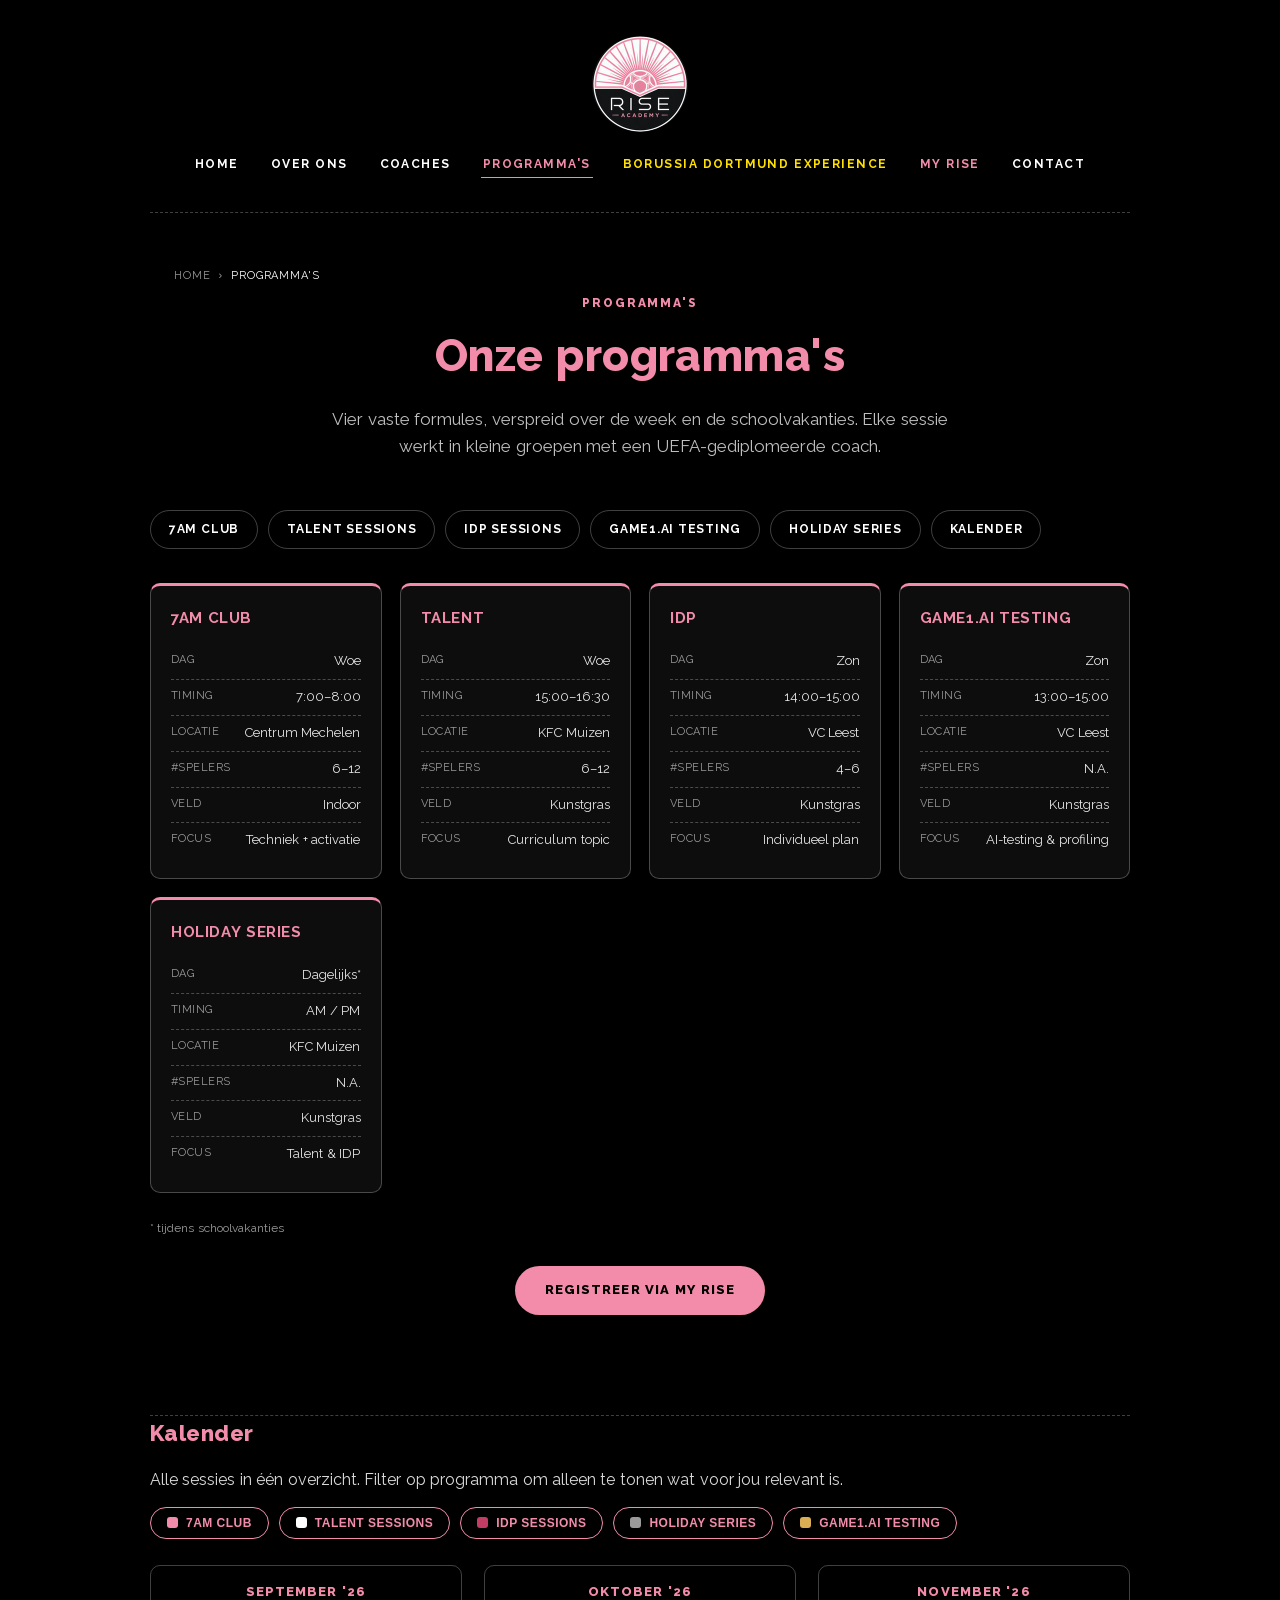
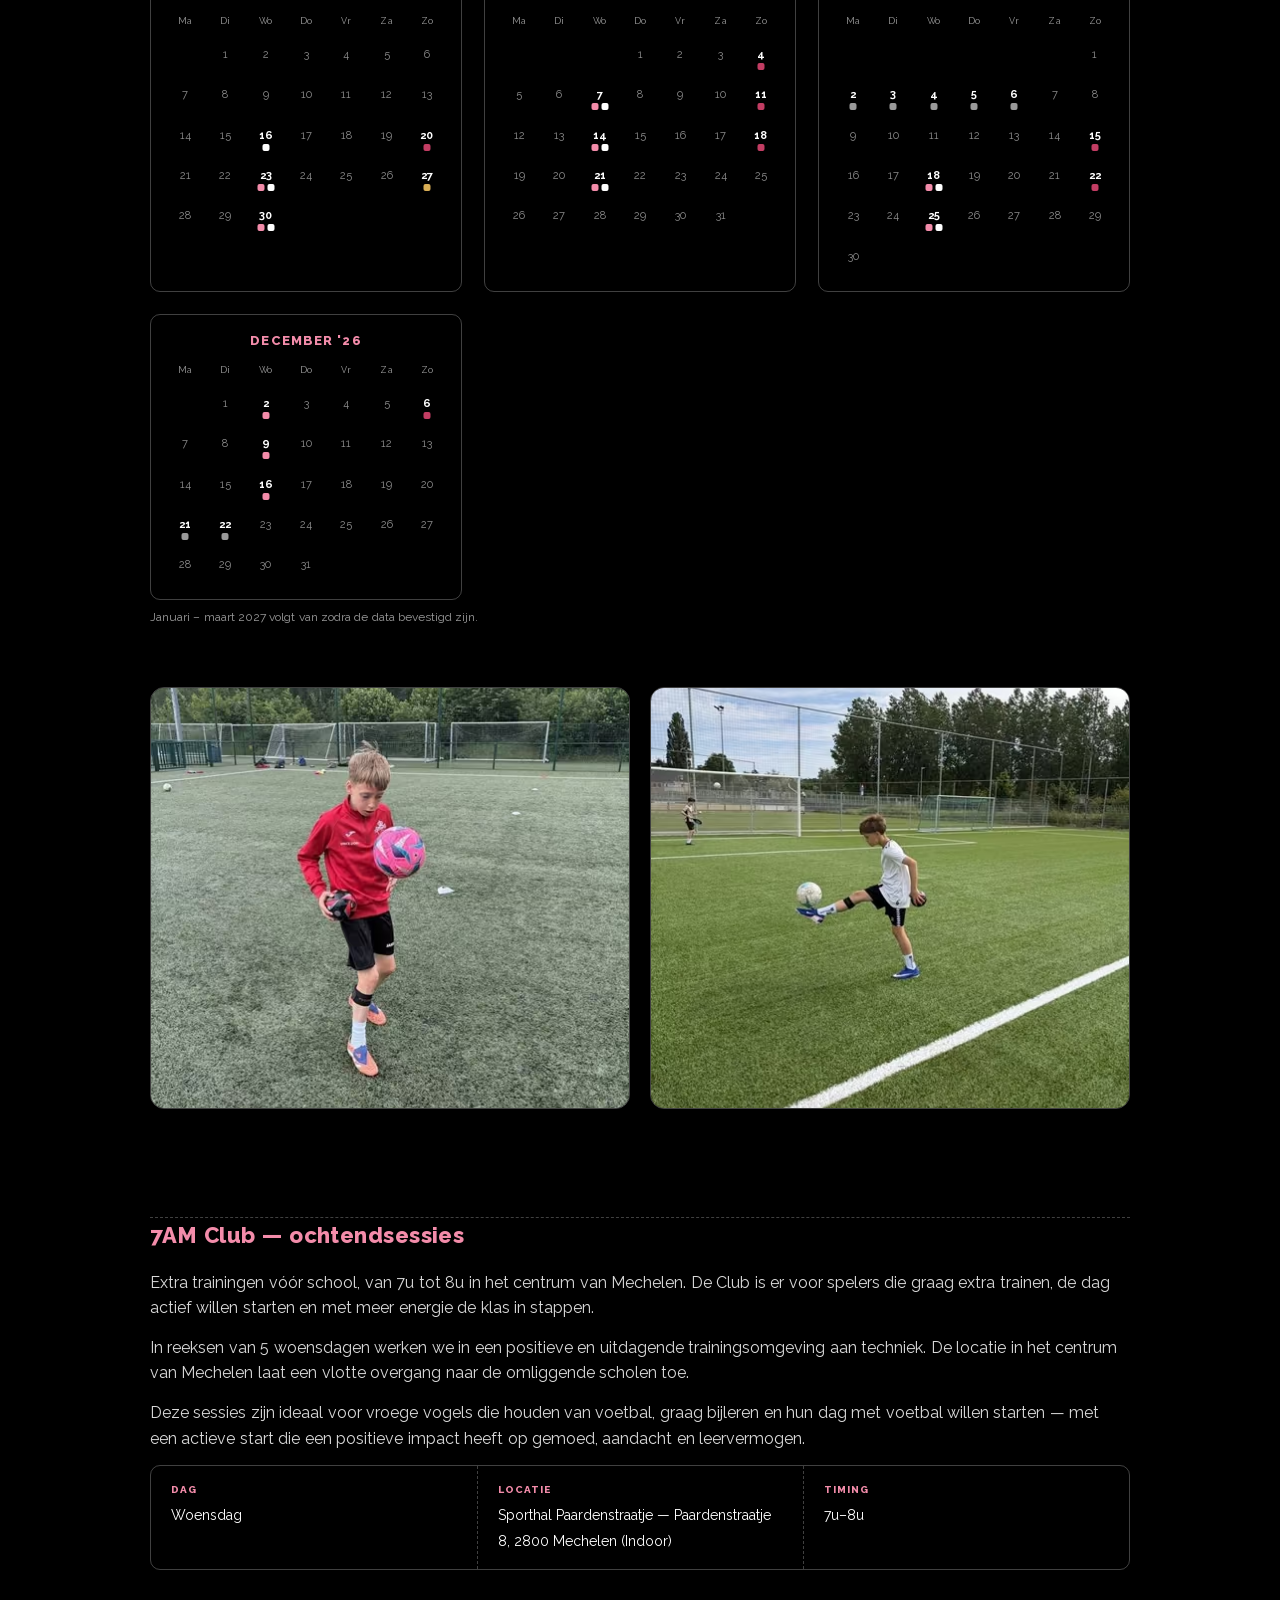
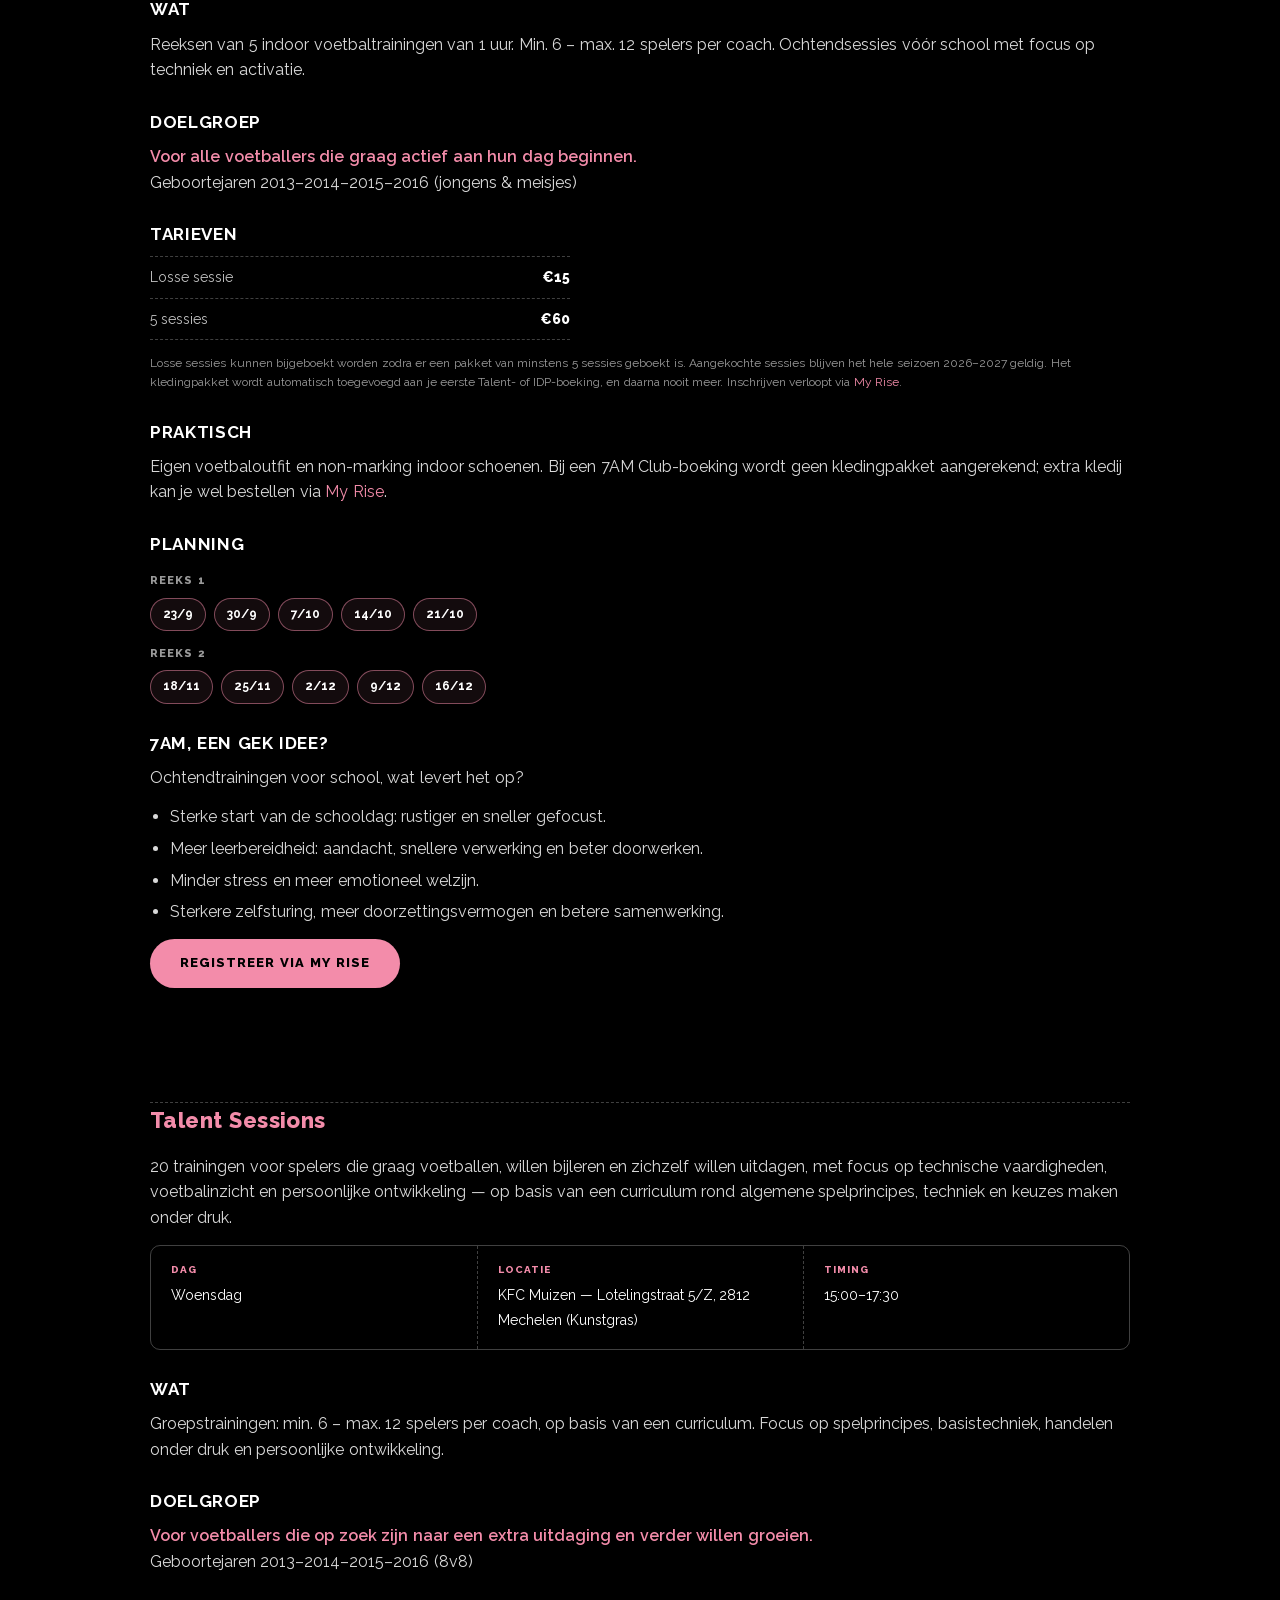
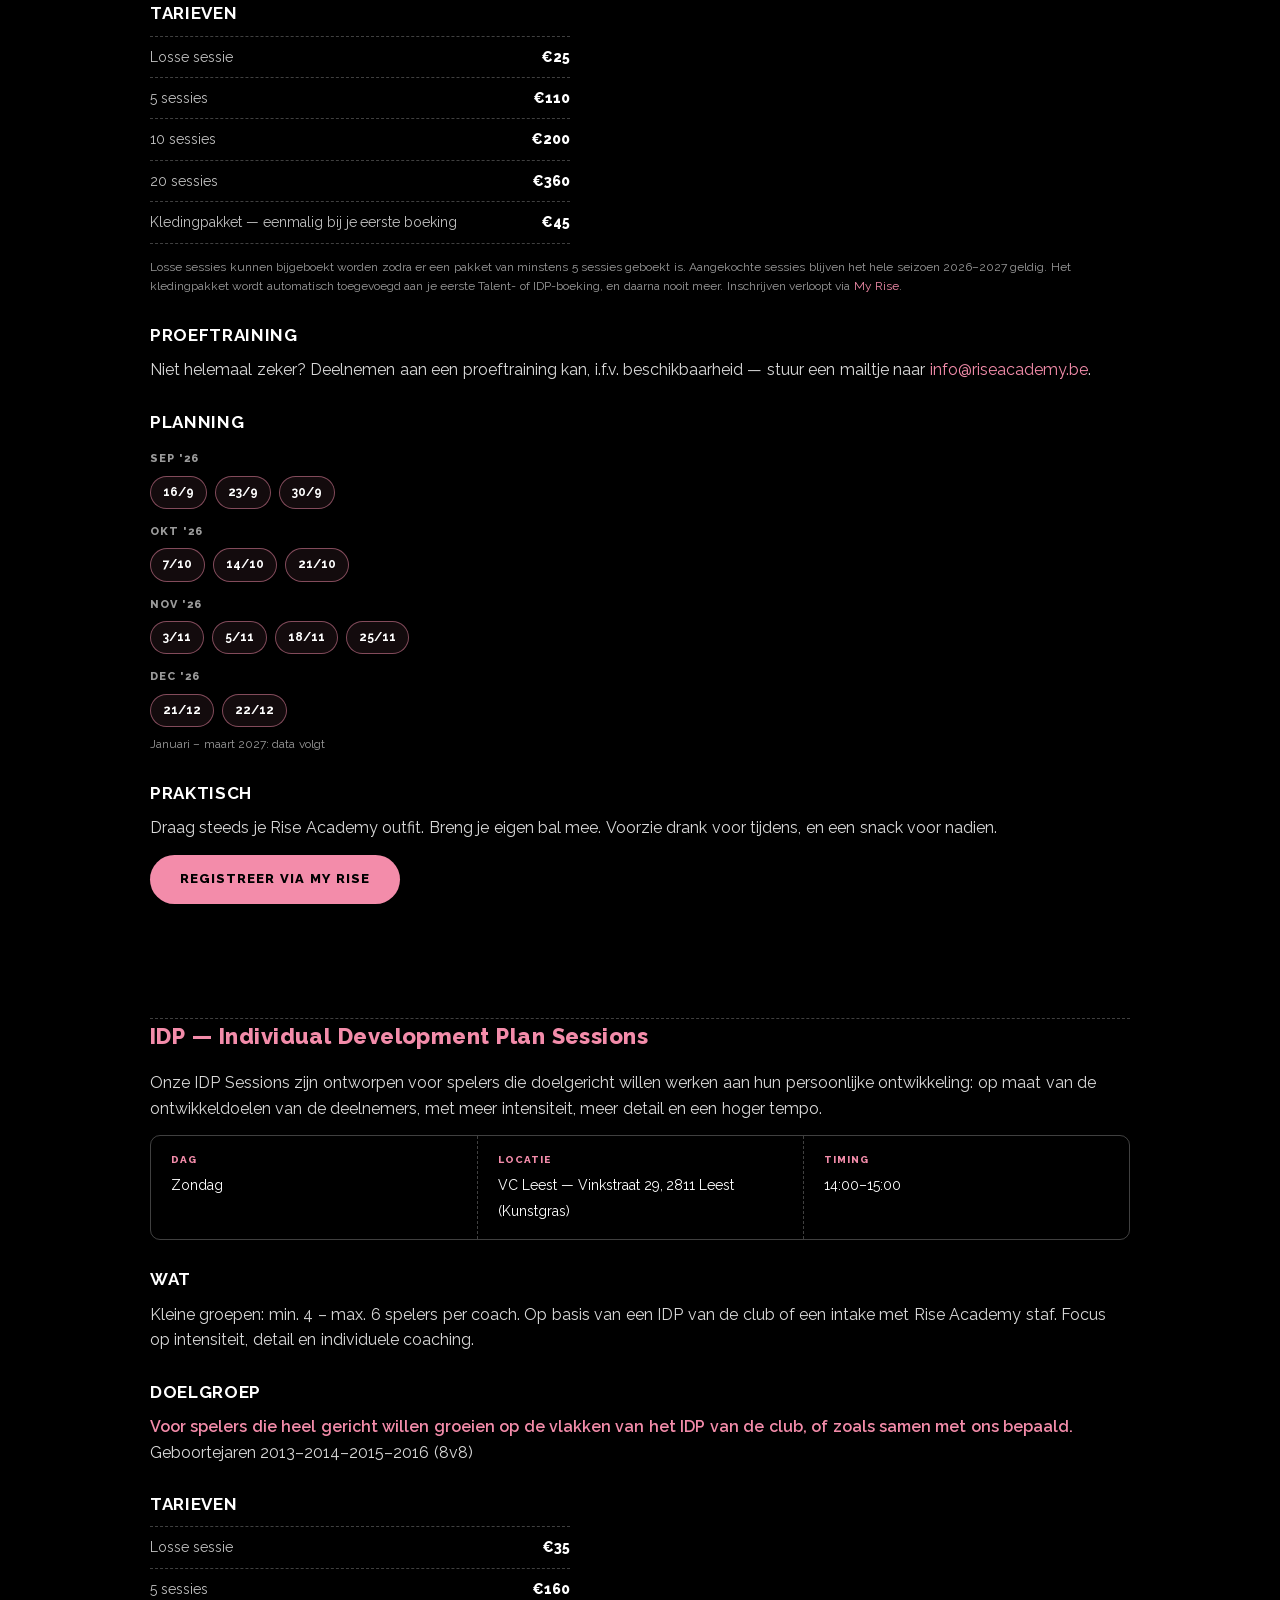
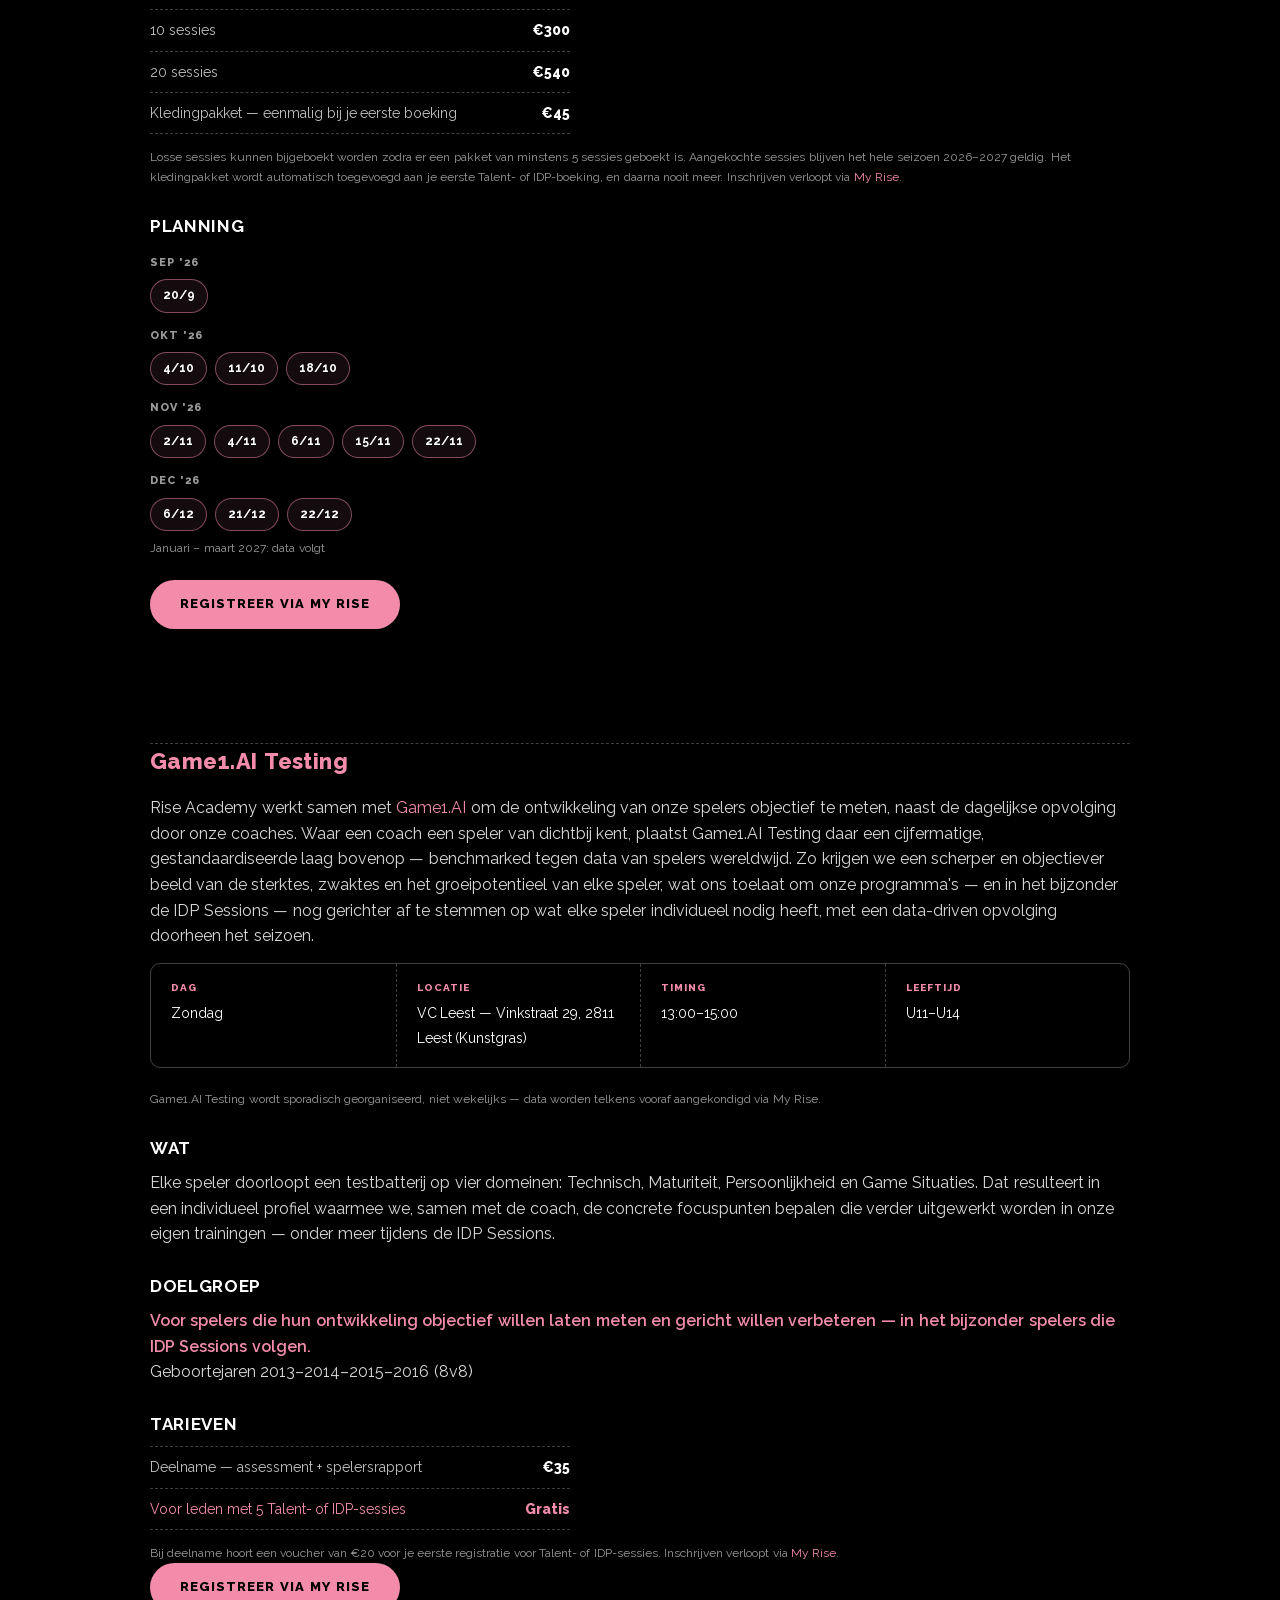
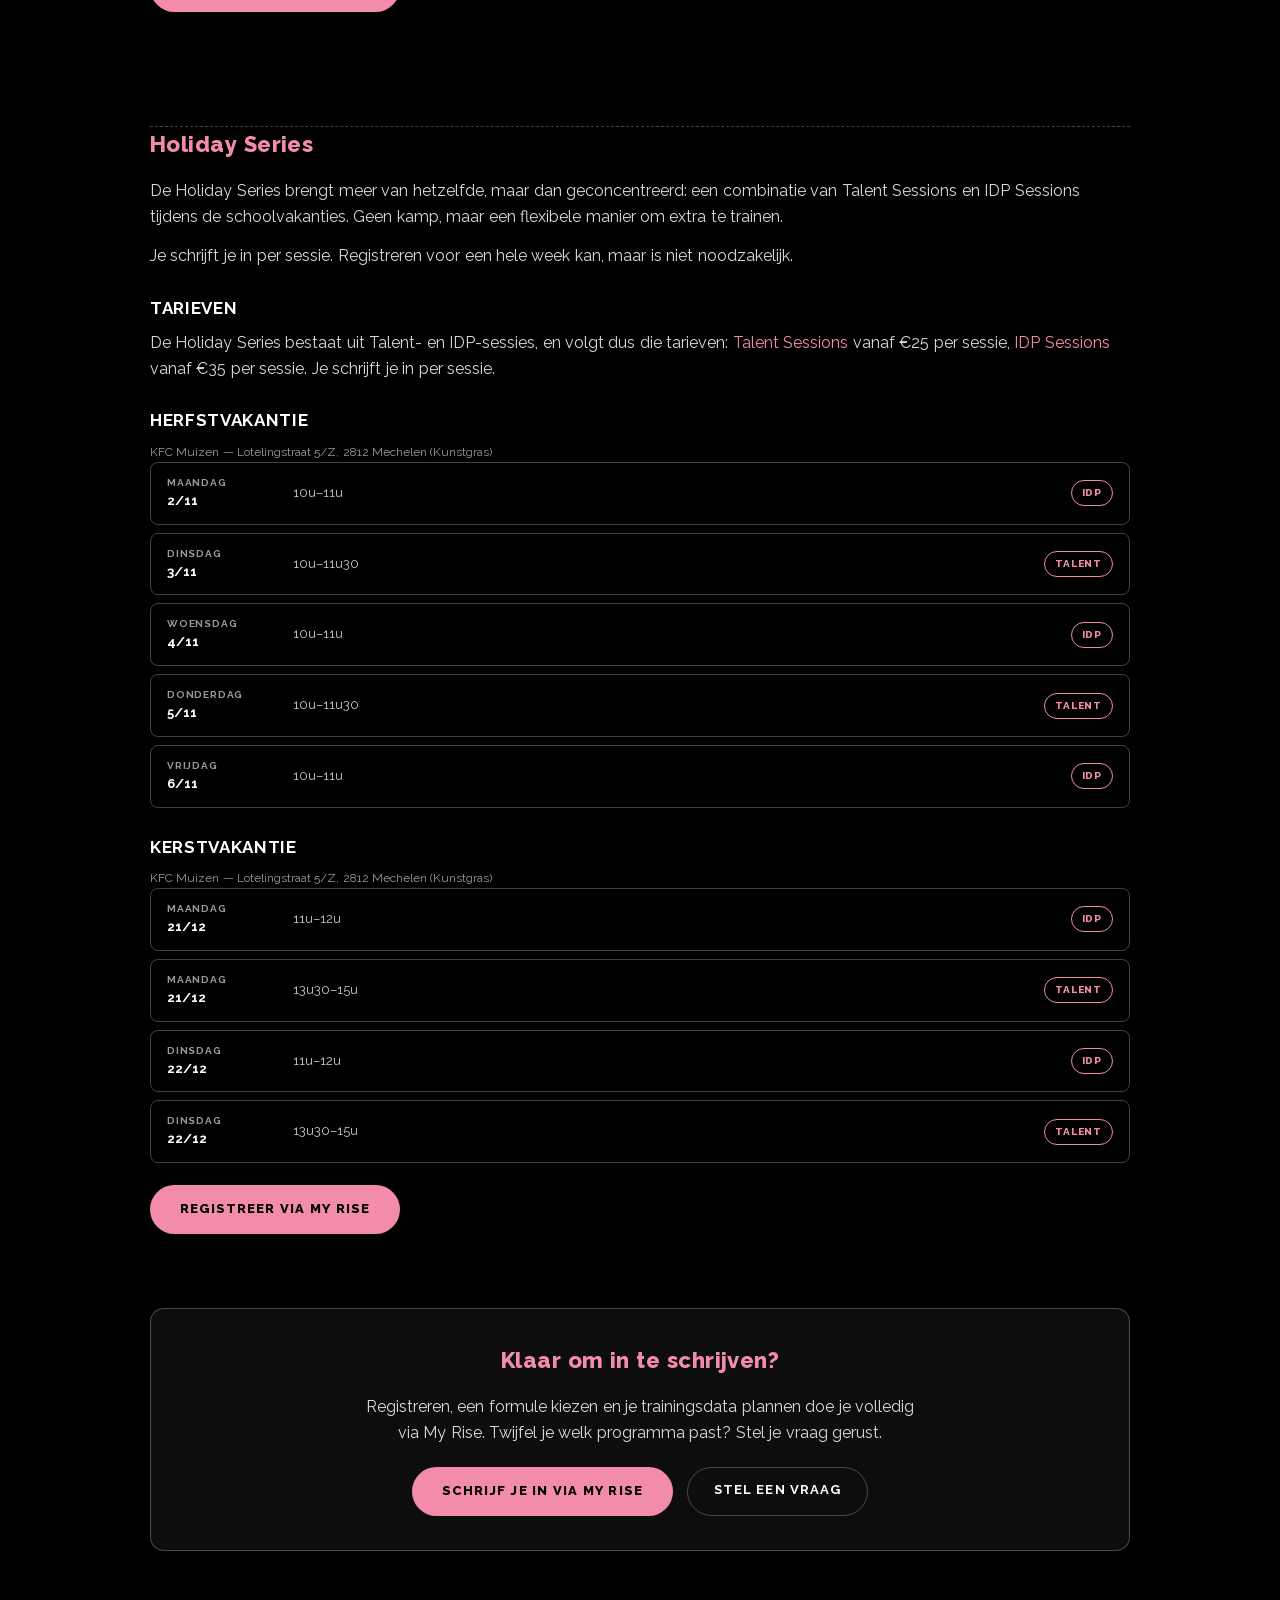
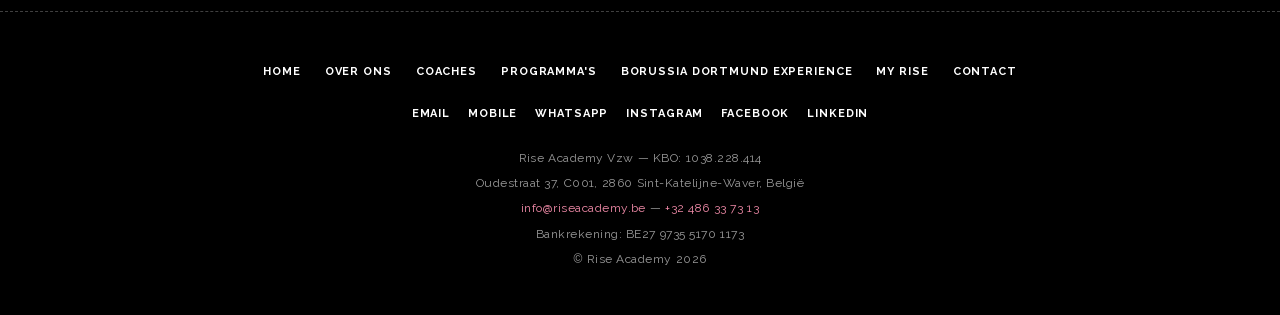
<file: programmas.html>
<!DOCTYPE html>
<html lang="nl">
<head>
<meta charset="UTF-8">
<meta name="viewport" content="width=device-width, initial-scale=1">
<title>Programma's — 7AM Club, Talent Sessions & IDP | Rise Academy</title>
<meta name="description" content="Ontdek de programma's van Rise Academy: 7AM Club ochtendsessies, Talent Sessions, Individual Development Plan (IDP) Sessions en de Holiday Series, met dagen, locaties en een filterbare kalender.">
<link rel="canonical" href="https://riseacademy.be/programmas.html">
<meta property="og:title" content="Programma's — Rise Academy">
<meta property="og:description" content="7AM Club, Talent Sessions, IDP Sessions en Holiday Series voor jonge voetballers.">
<meta property="og:type" content="website">
<meta property="og:url" content="https://riseacademy.be/programmas.html">
<link rel="preload" href="assets/fonts/raleway.woff2" as="font" type="font/woff2" crossorigin>
<!--css--><style>@font-face{
  font-family:'Raleway';
  font-style:normal;
  font-weight:400 800;
  font-display:swap;
  src:url('assets/fonts/raleway.woff2') format('woff2');
}
:root{
  --black:#000;
  --white:#fff;
  --pink:#F38CAA;
  --pink-deep:#C23D63;
  --grey:#9a9a9a;
  --gold:#D9AE55;
  --bvb:#FFE000;
  --line:rgba(255,255,255,.25);
  --panel:rgba(255,255,255,.05);
  --max:980px;
}
*,*::before,*::after{box-sizing:border-box}
html{scroll-behavior:smooth}
body{
  margin:0;
  background:var(--black);
  color:var(--white);
  font-family:'Raleway',Arial,Helvetica,sans-serif;
  font-weight:400;
  line-height:1.6;
  -webkit-font-smoothing:antialiased;
}
img{max-width:100%;display:block}
a{color:var(--pink);text-decoration:none}
a:hover{text-decoration:underline}
.wrap{max-width:var(--max);margin:0 auto;padding:0 24px}
.site-header{
  padding:36px 24px 18px;
  text-align:center;
}
.logo-badge{
  width:96px;height:96px;
  border-radius:50%;
  overflow:hidden;
  margin:0 auto 18px;
  background:var(--black);
}
.logo-badge img{width:100%;height:100%;object-fit:cover}
nav.site-nav ul{
  list-style:none;
  display:flex;
  flex-wrap:wrap;
  justify-content:center;
  gap:10px 28px;
  margin:0 0 18px;
  padding:0;
}
nav.site-nav a{
  color:var(--white);
  font-size:12px;
  font-weight:700;
  letter-spacing:.12em;
  text-transform:uppercase;
  padding:6px 2px;
}
nav.site-nav a:hover,
nav.site-nav a[aria-current="page"]{
  color:var(--pink);
  text-decoration:none;
  border-bottom:1px solid var(--pink);
}
nav.site-nav a.nav-home{color:var(--white)}
nav.site-nav a.nav-home:hover,
nav.site-nav a.nav-home[aria-current="page"]{
  color:var(--white);
  border-bottom-color:var(--white);
}
nav.site-nav a.nav-myrise{color:var(--pink)}
nav.site-nav a.nav-myrise:hover,
nav.site-nav a.nav-myrise[aria-current="page"]{
  color:var(--pink);
  border-bottom-color:var(--pink);
}
.divider{
  border:none;
  border-top:1px dashed var(--line);
  max-width:var(--max);
  margin:0 auto 40px;
}
.hero{
  text-align:center;
  padding:10px 24px 50px;
}
.hero h1{
  font-size:clamp(28px,4vw,44px);
  font-weight:800;
  color:var(--pink);
  margin:0 0 14px;
  letter-spacing:.01em;
}
.hero p.lede{
  max-width:640px;
  margin:0 auto;
  color:rgba(255,255,255,.75);
  font-size:17px;
}
.photo-band{
  border-radius:14px;
  overflow:hidden;
  border:1px solid var(--line);
  margin:0 0 8px;
}
.photo-band img{
  width:100%;
  height:min(56vh,460px);
  object-fit:cover;
  display:block;
}
.photo-grid-2{
  display:grid;
  grid-template-columns:1fr 1fr;
  gap:20px;
  margin:0 0 8px;
}
.photo-grid-2 .photo-band{margin-bottom:0}
.photo-grid-2 .photo-band img{height:min(50vh,420px)}
@media (max-width:640px){
  .photo-grid-2{grid-template-columns:1fr}
}
section{
  padding:0 24px 60px;
}
section .wrap{padding:0}
h2{
  color:var(--pink);
  font-size:22px;
  font-weight:800;
  letter-spacing:.02em;
  margin:0 0 16px;
}
h3{
  color:var(--white);
  font-size:17px;
  font-weight:700;
  letter-spacing:.04em;
  text-transform:uppercase;
  margin:26px 0 8px;
}
p{margin:0 0 14px;color:rgba(255,255,255,.85)}
ul.plain{margin:0 0 14px;padding-left:20px;color:rgba(255,255,255,.85)}
ul.plain li{margin-bottom:6px}
.eyebrow{
  color:var(--pink);
  font-size:12px;
  font-weight:800;
  letter-spacing:.16em;
  text-transform:uppercase;
  margin-bottom:8px;
  display:block;
}
.btn{
  display:inline-block;
  background:var(--pink);
  color:var(--black);
  font-weight:800;
  font-size:13px;
  letter-spacing:.08em;
  text-transform:uppercase;
  padding:14px 30px;
  border-radius:30px;
  border:none;
  cursor:pointer;
}
.btn:hover{background:#fff;text-decoration:none}
.btn-outline{
  display:inline-block;
  background:transparent;
  color:var(--white);
  font-weight:700;
  font-size:13px;
  letter-spacing:.08em;
  text-transform:uppercase;
  padding:12px 26px;
  border-radius:30px;
  border:1px solid var(--line);
}
.btn-outline:hover{border-color:var(--pink);color:var(--pink);text-decoration:none}
.grid{
  display:grid;
  gap:22px;
  grid-template-columns:repeat(auto-fit,minmax(240px,1fr));
}
.card{
  background:var(--panel);
  border:1px solid var(--line);
  border-radius:10px;
  padding:22px;
}
.card h3{margin-top:0;color:var(--pink)}
.card ul.plain{margin-bottom:0;font-size:14px}
.coaches-grid{
  display:grid;
  gap:24px;
  grid-template-columns:repeat(3,1fr);
  margin-bottom:10px;
}
@media (max-width:800px){
  .coaches-grid{grid-template-columns:repeat(2,1fr)}
}
@media (max-width:560px){
  .coaches-grid{grid-template-columns:1fr}
}
.coach-card{
  background:var(--panel);
  border:1px solid var(--line);
  border-radius:10px;
  padding:20px;
}
.coach-card h3{
  color:var(--pink);
  font-size:17px;
  letter-spacing:.03em;
  margin:0 0 8px;
}
.coach-card ul.plain{
  font-size:13px;
  letter-spacing:.02em;
  text-transform:uppercase;
  color:var(--grey);
  margin-bottom:0;
}
.table-wrap{overflow-x:auto;margin:0 0 20px}
table{
  border-collapse:collapse;
  width:100%;
  font-size:14px;
  min-width:480px;
}
table caption{
  text-align:left;
  color:var(--pink);
  font-weight:700;
  text-transform:uppercase;
  letter-spacing:.06em;
  font-size:12px;
  margin-bottom:8px;
}
th,td{
  border:1px solid var(--line);
  padding:10px 12px;
  text-align:left;
}
th{
  background:var(--panel);
  color:var(--pink);
  text-transform:uppercase;
  font-size:11px;
  letter-spacing:.06em;
}
td{color:rgba(255,255,255,.85)}
.summary-grid{
  display:grid;
  gap:18px;
  grid-template-columns:repeat(4,1fr);
  margin:0 0 20px;
}
@media (max-width:900px){.summary-grid{grid-template-columns:repeat(2,1fr)}}
@media (max-width:520px){.summary-grid{grid-template-columns:1fr}}
.summary-grid-note{grid-column:var(--note-col,4);margin-top:0}
@media (max-width:900px){.summary-grid-note{grid-column:var(--note-col-md,2)}}
@media (max-width:520px){.summary-grid-note{grid-column:1}}
.summary-card{
  background:var(--panel);
  border:1px solid var(--line);
  border-top:3px solid var(--pink);
  border-radius:10px;
  padding:20px;
}
.summary-card h3{
  color:var(--pink);
  margin:0 0 14px;
  font-size:15px;
}
.summary-card dl{margin:0}
.summary-card .row{
  display:flex;
  justify-content:space-between;
  gap:10px;
  padding:7px 0;
  border-top:1px dashed var(--line);
  font-size:13px;
}
.summary-card .row:first-child{border-top:none}
.summary-card .row dt{color:var(--grey);text-transform:uppercase;letter-spacing:.04em;font-size:11px}
.summary-card .row dd{margin:0;text-align:right;color:rgba(255,255,255,.9)}
.cal-dot.dot-game1ai{background:var(--gold)}
.day-detail .session-card .sc-badge.badge-game1ai{border-color:var(--gold);color:var(--gold)}
.info-strip{
  display:flex;
  flex-wrap:wrap;
  gap:0;
  border:1px solid var(--line);
  border-radius:10px;
  overflow:hidden;
  margin:0 0 22px;
}
.info-strip > div{
  flex:1 1 160px;
  padding:16px 20px;
  border-left:1px dashed var(--line);
}
.info-strip > div:first-child{border-left:none}
.info-strip .info-label{
  display:block;
  color:var(--pink);
  font-size:10px;
  font-weight:800;
  letter-spacing:.1em;
  text-transform:uppercase;
  margin-bottom:4px;
}
.info-strip .info-value{font-size:14px;color:#fff}
.profile-line{
  color:var(--pink);
  font-style:normal;
  font-weight:600;
}
.date-chips-group{margin:0 0 22px}
.date-chips-month{
  display:flex;
  align-items:baseline;
  gap:14px;
  margin:14px 0 8px;
}
.date-chips-month .month-label{
  color:var(--grey);
  font-size:11px;
  font-weight:800;
  letter-spacing:.1em;
  text-transform:uppercase;
  min-width:64px;
}
.date-chips{
  display:flex;
  flex-wrap:wrap;
  gap:8px;
}
.date-chip{
  display:inline-block;
  border:1px solid rgba(243,140,170,.5);
  color:#fff;
  background:rgba(243,140,170,.08);
  font-size:12px;
  font-weight:700;
  padding:6px 12px;
  border-radius:20px;
}
.date-chip.is-vacation{
  border-style:dashed;
  background:transparent;
  color:var(--grey);
}
.chips-note{font-size:12px;color:var(--grey);margin:8px 0 0}
.session-cards{
  display:flex;
  flex-direction:column;
  gap:8px;
  margin:0 0 22px;
}
.session-card{
  display:flex;
  align-items:center;
  gap:16px;
  border:1px solid var(--line);
  border-radius:8px;
  padding:12px 16px;
}
.session-card .sc-date{
  min-width:110px;
  font-weight:700;
  font-size:13px;
}
.session-card .sc-date .sc-day{
  display:block;
  color:var(--grey);
  font-size:10px;
  text-transform:uppercase;
  letter-spacing:.08em;
  font-weight:700;
}
.session-card .sc-time{flex:1;font-size:13px;color:rgba(255,255,255,.8)}
.session-card .sc-badge{
  border:1px solid var(--pink);
  color:var(--pink);
  font-size:10px;
  font-weight:800;
  letter-spacing:.08em;
  text-transform:uppercase;
  padding:4px 10px;
  border-radius:20px;
}
.calendar-filters{
  display:flex;
  flex-wrap:wrap;
  gap:10px;
  margin:0 0 26px;
}
.cal-filter{
  display:inline-flex;
  align-items:center;
  gap:8px;
  border:1px solid var(--line);
  color:var(--white);
  font-size:12px;
  font-weight:700;
  letter-spacing:.04em;
  text-transform:uppercase;
  padding:8px 16px;
  border-radius:30px;
  background:transparent;
  cursor:pointer;
}
.cal-filter .cal-swatch{width:11px;height:11px;flex:none;border-radius:3px}
.cal-filter[data-active="true"]{border-color:var(--pink);color:var(--pink)}
.cal-filter[data-active="false"]{opacity:.35}
.cal-months{
  display:grid;
  gap:22px;
  grid-template-columns:repeat(auto-fit,minmax(230px,1fr));
}
.cal-month{
  border:1px solid var(--line);
  border-radius:10px;
  padding:16px;
}
.cal-month h4{
  margin:0 0 12px;
  color:var(--pink);
  font-size:13px;
  font-weight:800;
  letter-spacing:.08em;
  text-transform:uppercase;
  text-align:center;
}
.cal-grid{
  display:grid;
  grid-template-columns:repeat(7,1fr);
  gap:4px;
  text-align:center;
}
.cal-grid .cal-dow{
  font-size:9px;
  color:var(--grey);
  letter-spacing:.04em;
  padding-bottom:4px;
}
.cal-grid .cal-day{
  position:relative;
  aspect-ratio:1/1;
  display:flex;
  align-items:center;
  justify-content:center;
  font-size:11px;
  color:rgba(255,255,255,.55);
  border-radius:6px;
  transition:background-color .15s;
}
.cal-grid .cal-day.empty{visibility:hidden}
.cal-grid .cal-day.has-session{
  color:#fff;
  font-weight:700;
  cursor:pointer;
}
.cal-grid .cal-day.has-session:hover{background:rgba(255,255,255,.1)}
.cal-grid .cal-day.is-selected{
  background:rgba(255,255,255,.05);
  box-shadow:0 0 0 2px var(--pink) inset;
}
.cal-grid .cal-day .cal-dots{
  position:absolute;
  bottom:3px;
  left:50%;
  transform:translateX(-50%);
  display:flex;
  gap:3px;
}
.cal-dot{width:7px;height:7px;border-radius:2px}
.cal-dot.dot-amclub{background:var(--pink)}
.cal-dot.dot-talent{background:#fff}
.cal-dot.dot-idp{background:var(--pink-deep)}
.cal-dot.dot-holiday{background:var(--grey)}
.cal-dot.hidden-type{display:none}
.cal-legend{
  display:flex;
  flex-wrap:wrap;
  gap:16px;
  margin:22px 0 0;
  font-size:11px;
  color:var(--grey);
  text-transform:uppercase;
  letter-spacing:.04em;
}
.cal-legend span{display:inline-flex;align-items:center;gap:6px}
.day-detail-backdrop{
  display:none;
  position:fixed;
  inset:0;
  background:rgba(0,0,0,.75);
  z-index:200;
  align-items:center;
  justify-content:center;
  padding:24px;
}
.day-detail-backdrop.is-open{display:flex}
.day-detail{
  background:#0a0a0a;
  border:1px solid var(--line);
  border-radius:14px;
  padding:26px;
  max-width:520px;
  width:100%;
  max-height:80vh;
  overflow-y:auto;
  box-shadow:0 20px 60px rgba(0,0,0,.6);
}
.day-detail-header{
  display:flex;
  align-items:center;
  justify-content:space-between;
  gap:12px;
  margin-bottom:16px;
}
.day-detail-header h4{
  margin:0;
  color:var(--pink);
  font-size:16px;
  font-weight:700;
  text-transform:none;
  letter-spacing:.01em;
}
.day-detail-close{
  background:none;
  border:1px solid var(--line);
  color:var(--grey);
  font-size:13px;
  line-height:1;
  cursor:pointer;
  padding:6px 10px;
  border-radius:20px;
}
.day-detail-close:hover{border-color:var(--pink);color:var(--pink)}
.day-detail-empty{color:var(--grey);font-size:13px;margin:0}
.day-detail .session-card .sc-badge.badge-amclub{border-color:var(--pink);color:var(--pink)}
.day-detail .session-card .sc-badge.badge-talent{border-color:#fff;color:#fff}
.day-detail .session-card .sc-badge.badge-idp{border-color:var(--pink-deep);color:var(--pink-deep)}
.day-detail .session-card .sc-badge.badge-holiday{border-color:var(--grey);color:var(--grey)}
.social-icons{
  display:flex;
  flex-wrap:wrap;
  justify-content:center;
  gap:18px;
  margin:0 0 34px;
}
.social-icon{
  display:flex;
  flex-direction:column;
  align-items:center;
  gap:8px;
  width:76px;
  color:var(--white);
}
.social-icon svg{width:26px;height:26px;fill:none;stroke:currentColor;stroke-width:1.6}
.social-icon span{font-size:10px;font-weight:700;letter-spacing:.06em;text-transform:uppercase;color:var(--grey)}
.social-icon:hover{color:var(--pink)}
.social-icon:hover span{color:var(--pink)}
.pill-nav{
  display:flex;
  flex-wrap:wrap;
  gap:10px;
  margin:0 0 34px;
}
.pill-nav a{
  border:1px solid var(--line);
  color:var(--white);
  font-size:12px;
  font-weight:700;
  letter-spacing:.06em;
  text-transform:uppercase;
  padding:9px 18px;
  border-radius:30px;
}
.pill-nav a:hover{border-color:var(--pink);color:var(--pink);text-decoration:none}
.program-block{
  border-top:1px dashed var(--line);
  padding-top:40px;
  margin-top:40px;
  scroll-margin-top:24px;
}
.steps{
  display:grid;
  gap:16px;
  grid-template-columns:repeat(4,1fr);
  margin:20px 0 10px;
}
@media (max-width:880px){
  .steps{grid-template-columns:repeat(2,1fr)}
}
@media (max-width:520px){
  .steps{grid-template-columns:1fr}
}
.step-card{
  background:var(--panel);
  border:1px solid var(--line);
  border-radius:10px;
  padding:22px;
}
.step-card .step-num{
  color:var(--pink);
  font-weight:800;
  font-size:12px;
  letter-spacing:.1em;
  text-transform:uppercase;
  margin-bottom:6px;
  display:block;
}
.contact-list{list-style:none;margin:0 0 30px;padding:0}
.contact-list li{
  border-top:1px dashed var(--line);
  padding:14px 0;
  font-size:15px;
}
.contact-list li:first-child{border-top:none}
.contact-list span{
  display:inline-block;
  width:110px;
  color:var(--grey);
  font-size:11px;
  letter-spacing:.08em;
  text-transform:uppercase;
}
.cta-center{text-align:center;margin:28px 0 0}
.contact-form{
  max-width:520px;
  margin:0 0 10px;
}
.contact-form .form-row{
  margin-bottom:18px;
}
.contact-form label{
  display:block;
  color:var(--grey);
  font-size:11px;
  font-weight:700;
  letter-spacing:.08em;
  text-transform:uppercase;
  margin-bottom:8px;
}
.contact-form input,
.contact-form textarea{
  width:100%;
  background:var(--panel);
  border:1px solid var(--line);
  border-radius:8px;
  padding:12px 14px;
  color:#fff;
  font-family:inherit;
  font-size:14px;
  resize:vertical;
}
.contact-form input:focus,
.contact-form textarea:focus{
  outline:none;
  border-color:var(--pink);
}
.contact-form button{margin-bottom:10px}
.myrise-embed{
  border:1px solid var(--line);
  border-radius:14px;
  overflow:hidden;
  margin:0 0 12px;
  background:var(--panel);
}
.myrise-embed iframe{
  width:100%;
  height:min(85vh,900px);
  border:none;
  display:block;
}
.myrise-panel{
  text-align:center;
  background:var(--panel);
  border:1px solid var(--line);
  border-radius:14px;
  padding:50px 30px;
  margin:0 0 40px;
}
.myrise-panel h2{margin-bottom:10px}
footer{
  padding:50px 24px 40px;
  text-align:center;
  border-top:1px dashed var(--line);
  color:var(--grey);
  font-size:12px;
  letter-spacing:.04em;
}
footer p{color:var(--grey);font-size:12px;margin:0 0 6px}
.social-links{
  display:flex;
  justify-content:center;
  gap:18px;
  margin:0 0 26px;
  flex-wrap:wrap;
}
.social-links a{
  color:var(--white);
  font-size:11px;
  font-weight:700;
  letter-spacing:.08em;
  text-transform:uppercase;
}
.social-links a:hover{color:var(--pink);text-decoration:none}
.back-home{
  display:inline-block;
  margin-bottom:26px;
  color:var(--grey);
  font-size:11px;
  letter-spacing:.1em;
  text-transform:uppercase;
}
.back-home:hover{color:var(--pink)}
@media (max-width:600px){
  .site-header{padding:26px 16px 14px}
  section{padding:0 16px 46px}
}
.skip-link{
  position:absolute;left:-9999px;top:0;
  background:var(--pink);color:var(--black);
  padding:12px 20px;border-radius:0 0 8px 0;
  font-weight:800;font-size:13px;letter-spacing:.06em;text-transform:uppercase;
  z-index:100;
}
.skip-link:focus{left:0;text-decoration:none}
a.logo-badge{display:block;text-decoration:none}
a.logo-badge:hover{outline:2px solid var(--pink);outline-offset:3px}
nav.site-nav a:focus-visible,
.skip-link:focus-visible,
footer a:focus-visible{outline:2px solid var(--pink);outline-offset:3px}
.breadcrumb{
  max-width:var(--max);margin:0 auto;padding:14px 24px 0;
  font-size:11px;letter-spacing:.08em;text-transform:uppercase;color:var(--grey);
}
.breadcrumb ol{list-style:none;display:flex;flex-wrap:wrap;gap:8px;margin:0;padding:0}
.breadcrumb li+li::before{content:"›";margin-right:8px;color:var(--grey)}
.breadcrumb a{color:var(--grey)}
.breadcrumb a:hover{color:var(--pink)}
.breadcrumb [aria-current]{color:var(--white)}
.cta-band{
  border:1px solid var(--line);
  border-radius:14px;
  background:var(--panel);
  padding:34px 28px;
  text-align:center;
}
.cta-band h2{margin-top:0}
.cta-band p{max-width:56ch;margin-left:auto;margin-right:auto}
.cta-actions{
  display:flex;flex-wrap:wrap;justify-content:center;
  gap:14px;margin-top:22px;
}
.hero-actions{display:flex;flex-wrap:wrap;gap:14px;margin-top:26px}
.faq{border-top:1px solid var(--line);margin-top:8px}
.faq details{border-bottom:1px solid var(--line);padding:16px 0}
.faq summary{
  cursor:pointer;font-weight:700;font-size:15px;
  list-style:none;display:flex;justify-content:space-between;gap:16px;align-items:center;
}
.faq summary::-webkit-details-marker{display:none}
.faq summary::after{content:"+";color:var(--pink);font-weight:800;font-size:20px;line-height:1}
.faq details[open] summary::after{content:"–"}
.faq summary:hover{color:var(--pink)}
.faq p{margin:12px 0 0;color:#d8d8d8;font-size:14px}
.footer-nav{
  display:flex;justify-content:center;flex-wrap:wrap;
  gap:10px 24px;margin:0 0 24px;padding:0;list-style:none;
}
.footer-nav a{
  color:var(--white);font-size:11px;font-weight:700;
  letter-spacing:.08em;text-transform:uppercase;
}
.footer-nav a:hover{color:var(--pink);text-decoration:none}
@media (max-width:600px){
  .cta-band{padding:26px 18px}
  .hero-actions .btn,.hero-actions .btn-outline,
  .cta-actions .btn,.cta-actions .btn-outline{width:100%;text-align:center}
  .breadcrumb{padding:12px 16px 0}
}
.promo{
  position:relative;
  display:flex;
  align-items:center;
  gap:22px;
  max-width:900px;
  margin:0 auto 30px;
  padding:26px 30px;
  border:1px solid rgba(243,140,170,.45);
  border-radius:14px;
  background:#000;
  color:var(--white);
  text-align:left;
}
.promo:hover{border-color:var(--pink);text-decoration:none}
.promo:focus-visible{outline:2px solid var(--pink);outline-offset:3px}
.promo::before,.promo::after{content:"";position:absolute;width:14px;height:14px;pointer-events:none}
.promo::before{top:9px;left:9px;border-top:1px solid rgba(243,140,170,.75);border-left:1px solid rgba(243,140,170,.75)}
.promo::after{bottom:9px;right:9px;border-bottom:1px solid rgba(243,140,170,.75);border-right:1px solid rgba(243,140,170,.75)}
.promo-body{flex:1 1 auto;display:block;min-width:0}
.promo-lockup{display:flex;align-items:center;gap:12px;margin:0 0 16px}
.promo-g1{
  font-family:ui-monospace,SFMono-Regular,Menlo,Consolas,monospace;
  font-size:15px;letter-spacing:.16em;color:rgba(255,255,255,.92);font-weight:400;
}
.promo-x{color:rgba(255,255,255,.4);font-size:13px}
.promo-lockup img{width:34px;height:34px;border-radius:50%;display:block}
.promo-eyebrow{
  display:block;font-family:ui-monospace,SFMono-Regular,Menlo,Consolas,monospace;
  font-size:10px;letter-spacing:.2em;text-transform:uppercase;color:var(--pink);margin:0 0 10px;
}
.promo-title,.promo-claim{
  display:block;font-size:clamp(19px,2.2vw,25px);font-weight:800;
  line-height:1.14;letter-spacing:-.01em;margin:0;
}
.promo-title{color:var(--white)}
.promo-claim{color:var(--pink);margin-bottom:14px}
.promo-date{
  display:block;font-family:ui-monospace,SFMono-Regular,Menlo,Consolas,monospace;
  font-size:12.5px;font-weight:700;letter-spacing:.06em;text-transform:uppercase;
  color:rgba(255,255,255,.92);padding-top:12px;margin:0 0 16px;
  border-top:1px solid rgba(243,140,170,.3);
}
.promo-listlabel{
  display:block;font-family:ui-monospace,SFMono-Regular,Menlo,Consolas,monospace;
  font-size:9.5px;letter-spacing:.2em;text-transform:uppercase;color:rgba(255,255,255,.45);margin:0 0 8px;
}
.promo-list{display:block;margin:0 0 16px}
.promo-list span{display:block;font-size:13.5px;font-weight:700;color:var(--white);margin:0 0 5px;padding-left:26px;position:relative}
.promo-list span::before{
  content:attr(data-n);position:absolute;left:0;top:1px;
  font-family:ui-monospace,SFMono-Regular,Menlo,Consolas,monospace;
  font-size:9.5px;font-weight:400;color:var(--pink);letter-spacing:.1em;
}
.promo-price{display:flex;align-items:flex-start;gap:18px;margin:0 0 16px;flex-wrap:wrap}
.promo-amount{flex:none}
.promo-amount b{display:block;font-size:30px;font-weight:800;line-height:1;color:var(--white)}
.promo-amount i{
  display:block;font-style:normal;margin-top:4px;
  font-family:ui-monospace,SFMono-Regular,Menlo,Consolas,monospace;
  font-size:9px;letter-spacing:.1em;text-transform:uppercase;color:rgba(255,255,255,.45);
}
.promo-voucher{flex:1 1 240px;border-left:1px solid rgba(243,140,170,.3);padding-left:18px}
.promo-voucher b{display:block;font-size:13.5px;font-weight:700;color:var(--pink);margin:0 0 2px}
.promo-voucher i{display:block;font-style:normal;font-size:12px;color:rgba(255,255,255,.6);line-height:1.45;max-width:38ch;margin-top:5px}
.promo-actions{display:flex;align-items:center;gap:16px;flex-wrap:wrap}
.promo-btn{
  display:inline-block;background:var(--pink);color:#000;
  font-size:12px;font-weight:800;letter-spacing:.09em;text-transform:uppercase;
  padding:13px 24px;border-radius:4px;
}
.promo:hover .promo-btn{background:#fff}
.promo-note{
  font-family:ui-monospace,SFMono-Regular,Menlo,Consolas,monospace;
  font-size:9.5px;letter-spacing:.16em;text-transform:uppercase;color:rgba(255,255,255,.45);
}
.promo-screen{
  flex:none;display:block;width:192px;
  filter:drop-shadow(0 14px 30px rgba(0,0,0,.85));
  line-height:0;
}
.promo-screen img{width:100%;height:auto;display:block}
@media (max-width:820px){
  .promo{flex-direction:column-reverse;align-items:stretch;gap:20px;padding:22px}
  .promo-screen{width:100%;max-width:132px;align-self:center}
  .promo-title,.promo-claim{font-size:20px}
  .promo-voucher{border-left:none;padding-left:0;flex-basis:100%}
  
  .promo-listlabel,.promo-note,.promo-amount i{font-size:10.5px}
  .promo-eyebrow{font-size:10.5px}
}
.prices{
  list-style:none;margin:0 0 14px;padding:0;
  max-width:420px;border-top:1px dashed var(--line);
}
.prices li{
  display:flex;justify-content:space-between;align-items:baseline;gap:16px;
  padding:9px 0;border-bottom:1px dashed var(--line);font-size:14px;
}
.prices li span{color:rgba(255,255,255,.75)}
.prices li b{color:var(--white);font-weight:800;white-space:nowrap}
.prices li.is-highlight span,.prices li.is-highlight b{color:var(--pink)}
body.page-bvb{--pink:var(--bvb)}
body.page-bvb nav.site-nav a.nav-myrise,
body.page-bvb nav.site-nav a.nav-myrise:hover{color:#F38CAA;border-bottom-color:#F38CAA}
body.page-bvb a.logo-badge:hover{outline-color:#F38CAA}
.hero h1.bvb-h1{color:var(--bvb)}
.btn-bvb{background:var(--bvb);color:var(--black)}
.btn-bvb:hover{background:#fff}
.hero-bvb .hero-actions{justify-content:center}
.hero-bvb .btn-outline:hover,.cta-bvb .btn-outline:hover{border-color:var(--bvb);color:var(--bvb)}
nav.site-nav a.nav-bvb{color:var(--bvb);text-align:center}
nav.site-nav a.nav-bvb:hover{color:#fff}
@media (max-width:900px){nav.site-nav a.nav-bvb{display:inline-block}nav.site-nav a.nav-bvb .nav-l2{display:block}}
.bvb-promo{
  position:relative;display:flex;align-items:center;gap:26px;
  max-width:900px;margin:0 auto 26px;padding:24px 28px;
  border:1px solid rgba(255,224,0,.5);border-radius:14px;
  background:#000;color:var(--white);text-align:left;
}
.bvb-promo::before,.bvb-promo::after{content:"";position:absolute;width:14px;height:14px;pointer-events:none}
.bvb-promo::before{top:9px;left:9px;border-top:1px solid rgba(255,224,0,.8);border-left:1px solid rgba(255,224,0,.8)}
.bvb-promo::after{bottom:9px;right:9px;border-bottom:1px solid rgba(255,224,0,.8);border-right:1px solid rgba(255,224,0,.8)}
.bvb-flyer{
  flex:none;display:block;width:232px;border-radius:8px;overflow:hidden;
  box-shadow:0 10px 28px rgba(0,0,0,.7);line-height:0;
}
.bvb-flyer img{width:100%;height:auto;display:block}
.bvb-body{flex:1 1 auto;display:block;min-width:0}
.bvb-eyebrow{
  display:block;font-family:ui-monospace,SFMono-Regular,Menlo,Consolas,monospace;
  font-size:10px;letter-spacing:.2em;text-transform:uppercase;color:var(--bvb);margin:0 0 12px;
}
.bvb-title{display:block;font-size:clamp(20px,2.4vw,27px);font-weight:800;line-height:1.12;color:var(--bvb);margin:0 0 4px}
.bvb-title em{font-style:normal;color:var(--bvb);display:block}
.bvb-date{
  display:block;font-family:ui-monospace,SFMono-Regular,Menlo,Consolas,monospace;
  font-size:12.5px;font-weight:700;letter-spacing:.06em;text-transform:uppercase;
  color:rgba(255,255,255,.92);padding-top:12px;margin:14px 0 12px;
  border-top:1px solid rgba(255,224,0,.35);
}
.bvb-sub{display:block;font-size:13px;line-height:1.55;color:rgba(255,255,255,.66);margin:0 0 14px}
.bvb-actions{display:flex;flex-wrap:wrap;gap:12px;margin-top:4px}
.bvb-flyer:hover{box-shadow:0 10px 28px rgba(255,224,0,.28)}
.bvb-flyer:focus-visible{outline:2px solid var(--bvb);outline-offset:3px}
.bvb-toc{border:1px solid rgba(255,224,0,.35);border-radius:14px;background:var(--panel);padding:20px 22px}
.bvb-toc h2{
  font-family:ui-monospace,SFMono-Regular,Menlo,Consolas,monospace;
  font-size:11px;letter-spacing:.2em;text-transform:uppercase;color:var(--bvb);
  margin:0 0 14px;border:none;padding:0;
}
.bvb-toc ul{list-style:none;display:flex;flex-wrap:wrap;gap:9px 10px;margin:0;padding:0}
.bvb-toc a{
  display:block;padding:8px 15px;border-radius:30px;
  border:1px solid rgba(255,224,0,.4);
  font-size:12.5px;font-weight:700;color:rgba(255,255,255,.9);
}
.bvb-toc a:hover,.bvb-toc a:focus-visible{background:var(--bvb);border-color:var(--bvb);color:var(--black);text-decoration:none}
.bvb-rekening{
  margin:16px 0 0;padding:16px 18px;border-radius:12px;
  border:1px solid rgba(255,224,0,.35);background:var(--panel);
}
.bvb-rekening dt{
  font-family:ui-monospace,SFMono-Regular,Menlo,Consolas,monospace;
  font-size:10px;letter-spacing:.2em;text-transform:uppercase;color:var(--bvb);margin:0 0 4px;
}
.bvb-rekening dd{margin:0 0 14px;font-size:15px;color:var(--white)}
.bvb-rekening dd:last-of-type{margin-bottom:0}
.bvb-rekening .iban{font-family:ui-monospace,SFMono-Regular,Menlo,Consolas,monospace;font-size:17px;font-weight:700;letter-spacing:.04em}
.bvb-rekening .mededeling{font-family:ui-monospace,SFMono-Regular,Menlo,Consolas,monospace;font-size:14px;color:var(--bvb)}
main section[id]{scroll-margin-top:16px}
.bvb-cards{display:grid;gap:20px;grid-template-columns:1fr 1fr;margin:0 0 22px}
.bvb-card{
  background:var(--panel);border:1px solid var(--line);
  border-top:3px solid var(--bvb);border-radius:10px;padding:22px;
}
.bvb-card h3{color:var(--bvb);margin:0 0 4px;font-size:15px}
.bvb-card .bedrag{display:block;font-size:34px;font-weight:800;line-height:1;margin:0 0 16px;color:var(--white)}
.bvb-card ul{list-style:none;margin:0;padding:0}
.bvb-card li{position:relative;padding:0 0 0 20px;margin:0 0 9px;font-size:14px;line-height:1.5;color:rgba(255,255,255,.85)}
.bvb-card li::before{content:"";position:absolute;left:0;top:8px;width:7px;height:7px;border-radius:50%;background:var(--bvb)}
@media (max-width:640px){.bvb-cards{grid-template-columns:1fr}}
@media (max-width:820px){
  .bvb-promo{flex-direction:column-reverse;align-items:stretch;gap:18px;padding:22px}
  .bvb-flyer{width:100%;max-width:240px;align-self:center}
  .bvb-title{font-size:21px}
  .bvb-actions{justify-content:center}
}
@media (max-width:420px){
  .bvb-actions{flex-direction:column}
  .bvb-actions .btn{width:100%;text-align:center}
}</style><!--/css-->
<script type="application/ld+json">
{
  "@context": "https://schema.org",
  "@type": "BreadcrumbList",
  "itemListElement": [
    {
      "@type": "ListItem",
      "position": 1,
      "name": "Home",
      "item": "https://riseacademy.be/"
    },
    {
      "@type": "ListItem",
      "position": 2,
      "name": "Programma's",
      "item": "https://riseacademy.be/programmas.html"
    }
  ]
}
</script>
</head>
<body>

<a class="skip-link" href="#content">Naar de inhoud</a>

<header class="site-header">
  <a class="logo-badge" href="index.html" aria-label="Rise Academy — naar de homepagina"><img src="assets/images/logo-192.jpg" alt="Rise Academy logo" width="96" height="96"></a>
  <nav class="site-nav" aria-label="Hoofdmenu">
    <ul>
      <li><a href="index.html" class="nav-home">Home</a></li>
      <li><a href="over-ons.html">Over ons</a></li>
      <li><a href="coaches.html">Coaches</a></li>
      <li><a href="programmas.html" aria-current="page">Programma's</a></li>
      <li><a href="bvb.html" class="nav-bvb">Borussia Dortmund <span class="nav-l2">Experience</span></a></li>
      <li><a href="my-rise.html" class="nav-myrise">My Rise</a></li>
      <li><a href="contact.html">Contact</a></li>
    </ul>
  </nav>
</header>
<hr class="divider">

<nav class="breadcrumb" aria-label="Kruimelpad">
  <ol>
    <li><a href="index.html">Home</a></li>
    <li><span aria-current="page">Programma's</span></li>
  </ol>
</nav>

<main id="content">
  <section class="hero">
    <div class="wrap">
      <span class="eyebrow">Programma's</span>
      <h1>Onze programma's</h1>
      <p class="lede">Vier vaste formules, verspreid over de week en de schoolvakanties. Elke sessie werkt in kleine groepen met een UEFA-gediplomeerde coach.</p>
    </div>
  </section>

  <section>
    <div class="wrap">
      <nav class="pill-nav" aria-label="Programma's op deze pagina">
        <a href="#amclub">7AM Club</a>
        <a href="#talent">Talent Sessions</a>
        <a href="#idp">IDP Sessions</a>
        <a href="#game1ai">Game1.AI Testing</a>
        <a href="#holidayseries">Holiday Series</a>
        <a href="#kalender">Kalender</a>
      </nav>

      <div class="summary-grid">
        <div class="summary-card">
          <h3>7AM Club</h3>
          <dl>
            <div class="row"><dt>Dag</dt><dd>Woe</dd></div>
            <div class="row"><dt>Timing</dt><dd>7:00–8:00</dd></div>
            <div class="row"><dt>Locatie</dt><dd>Centrum Mechelen</dd></div>
            <div class="row"><dt>#Spelers</dt><dd>6–12</dd></div>
            <div class="row"><dt>Veld</dt><dd>Indoor</dd></div>
            <div class="row"><dt>Focus</dt><dd>Techniek + activatie</dd></div>
          </dl>
        </div>
        <div class="summary-card">
          <h3>Talent</h3>
          <dl>
            <div class="row"><dt>Dag</dt><dd>Woe</dd></div>
            <div class="row"><dt>Timing</dt><dd>15:00–16:30</dd></div>
            <div class="row"><dt>Locatie</dt><dd>KFC Muizen</dd></div>
            <div class="row"><dt>#Spelers</dt><dd>6–12</dd></div>
            <div class="row"><dt>Veld</dt><dd>Kunstgras</dd></div>
            <div class="row"><dt>Focus</dt><dd>Curriculum topic</dd></div>
          </dl>
        </div>
        <div class="summary-card">
          <h3>IDP</h3>
          <dl>
            <div class="row"><dt>Dag</dt><dd>Zon</dd></div>
            <div class="row"><dt>Timing</dt><dd>14:00–15:00</dd></div>
            <div class="row"><dt>Locatie</dt><dd>VC Leest</dd></div>
            <div class="row"><dt>#Spelers</dt><dd>4–6</dd></div>
            <div class="row"><dt>Veld</dt><dd>Kunstgras</dd></div>
            <div class="row"><dt>Focus</dt><dd>Individueel plan</dd></div>
          </dl>
        </div>
        <div class="summary-card">
          <h3>Game1.AI Testing</h3>
          <dl>
            <div class="row"><dt>Dag</dt><dd>Zon</dd></div>
            <div class="row"><dt>Timing</dt><dd>13:00–15:00</dd></div>
            <div class="row"><dt>Locatie</dt><dd>VC Leest</dd></div>
            <div class="row"><dt>#Spelers</dt><dd>N.A.</dd></div>
            <div class="row"><dt>Veld</dt><dd>Kunstgras</dd></div>
            <div class="row"><dt>Focus</dt><dd>AI-testing &amp; profiling</dd></div>
          </dl>
        </div>
        <div class="summary-card">
          <h3>Holiday Series</h3>
          <dl>
            <div class="row"><dt>Dag</dt><dd>Dagelijks*</dd></div>
            <div class="row"><dt>Timing</dt><dd>AM / PM</dd></div>
            <div class="row"><dt>Locatie</dt><dd>KFC Muizen</dd></div>
            <div class="row"><dt>#Spelers</dt><dd>N.A.</dd></div>
            <div class="row"><dt>Veld</dt><dd>Kunstgras</dd></div>
            <div class="row"><dt>Focus</dt><dd>Talent &amp; IDP</dd></div>
          </dl>
        </div>

        <p class="chips-note summary-grid-note" style="--note-col:1;--note-col-md:1">* tijdens schoolvakanties</p>
      </div>

      <p class="cta-center"><a href="my-rise.html" class="btn">Registreer via My Rise</a></p>
    </div>
  </section>

  <section>
    <div class="wrap program-block" id="kalender">
      <h2>Kalender</h2>
      <p>Alle sessies in één overzicht. Filter op programma om alleen te tonen wat voor jou relevant is.</p>

      <div class="calendar-filters">
        <button type="button" class="cal-filter" data-type="amclub" data-active="true"><span class="cal-swatch" style="background:var(--pink)"></span>7AM Club</button>
        <button type="button" class="cal-filter" data-type="talent" data-active="true"><span class="cal-swatch" style="background:#fff"></span>Talent Sessions</button>
        <button type="button" class="cal-filter" data-type="idp" data-active="true"><span class="cal-swatch" style="background:var(--pink-deep)"></span>IDP Sessions</button>
        <button type="button" class="cal-filter" data-type="holiday" data-active="true"><span class="cal-swatch" style="background:var(--grey)"></span>Holiday Series</button>
        <button type="button" class="cal-filter" data-type="game1ai" data-active="true"><span class="cal-swatch" style="background:var(--gold)"></span>Game1.AI Testing</button>
      </div>

      <div class="cal-months" id="calMonths"></div>
      <p class="chips-note">Januari – maart 2027 volgt van zodra de data bevestigd zijn.</p>
    </div>
  </section>

  <section>
    <div class="wrap">
      <div class="photo-grid-2">
        <div class="photo-band">
          <picture>
          <source type="image/avif" srcset="assets/images/player-balls-480.avif 480w, assets/images/player-balls-760.avif 760w" sizes="(max-width:640px) calc(100vw - 48px), 454px">
          <img src="assets/images/player-balls.jpg" srcset="assets/images/player-balls-480.jpg 480w, assets/images/player-balls.jpg 760w" sizes="(max-width:640px) calc(100vw - 48px), 454px"
               width="760" height="1013" loading="lazy" decoding="async"
               alt="Speler van Rise Academy met ballen op het veld">
        </picture>
        </div>
        <div class="photo-band">
          <picture>
          <source type="image/avif" srcset="assets/images/player-volley-480.avif 480w, assets/images/player-volley-760.avif 760w" sizes="(max-width:640px) calc(100vw - 48px), 454px">
          <img src="assets/images/player-volley.jpg" srcset="assets/images/player-volley-480.jpg 480w, assets/images/player-volley.jpg 760w" sizes="(max-width:640px) calc(100vw - 48px), 454px"
               width="760" height="1013" loading="lazy" decoding="async"
               alt="Speler van Rise Academy tijdens een balvaardigheidsoefening">
        </picture>
        </div>
      </div>
    </div>
  </section>

  <section>
    <div class="wrap program-block" id="amclub">
      <h2>7AM Club — ochtendsessies</h2>
      <p>Extra trainingen vóór school, van 7u tot 8u in het centrum van Mechelen. De Club is er voor spelers die graag extra trainen, de dag actief willen starten en met meer energie de klas in stappen.</p>
      <p>In reeksen van 5 woensdagen werken we in een positieve en uitdagende trainingsomgeving aan techniek. De locatie in het centrum van Mechelen laat een vlotte overgang naar de omliggende scholen toe.</p>
      <p>Deze sessies zijn ideaal voor vroege vogels die houden van voetbal, graag bijleren en hun dag met voetbal willen starten — met een actieve start die een positieve impact heeft op gemoed, aandacht en leervermogen.</p>

      <div class="info-strip">
        <div><span class="info-label">Dag</span><span class="info-value">Woensdag</span></div>
        <div><span class="info-label">Locatie</span><span class="info-value">Sporthal Paardenstraatje — Paardenstraatje 8, 2800 Mechelen (Indoor)</span></div>
        <div><span class="info-label">Timing</span><span class="info-value">7u–8u</span></div>
      </div>

      <h3>Wat</h3>
      <p>Reeksen van 5 indoor voetbaltrainingen van 1 uur. Min. 6 – max. 12 spelers per coach. Ochtendsessies vóór school met focus op techniek en activatie.</p>
      <h3>Doelgroep</h3>
      <p><span class="profile-line">Voor alle voetballers die graag actief aan hun dag beginnen.</span><br>Geboortejaren 2013–2014–2015–2016 (jongens &amp; meisjes)</p>

      <h3>Tarieven</h3>
      <ul class="prices">
          <li><span>Losse sessie</span><b>&euro;15</b></li>
          <li><span>5 sessies</span><b>&euro;60</b></li>
      </ul>
      <p class="chips-note">Losse sessies kunnen bijgeboekt worden zodra er een pakket van minstens 5 sessies geboekt is. Aangekochte sessies blijven het hele seizoen 2026&ndash;2027 geldig. Het kledingpakket wordt automatisch toegevoegd aan je eerste Talent- of IDP-boeking, en daarna nooit meer. Inschrijven verloopt via <a href="my-rise.html">My Rise</a>.</p>

      <h3>Praktisch</h3>
      <p>Eigen voetbaloutfit en non-marking indoor schoenen. Bij een 7AM Club-boeking wordt geen kledingpakket aangerekend; extra kledij kan je wel bestellen via <a href="my-rise.html">My Rise</a>.</p>

      <h3>Planning</h3>
      <div class="date-chips-group">
        <div class="date-chips-month"><span class="month-label">Reeks 1</span></div>
        <div class="date-chips">
          <span class="date-chip">23/9</span><span class="date-chip">30/9</span><span class="date-chip">7/10</span><span class="date-chip">14/10</span><span class="date-chip">21/10</span>
        </div>
        <div class="date-chips-month"><span class="month-label">Reeks 2</span></div>
        <div class="date-chips">
          <span class="date-chip">18/11</span><span class="date-chip">25/11</span><span class="date-chip">2/12</span><span class="date-chip">9/12</span><span class="date-chip">16/12</span>
        </div>
      </div>

      <h3>7AM, een gek idee?</h3>
      <p>Ochtendtrainingen voor school, wat levert het op?</p>
      <ul class="plain">
        <li>Sterke start van de schooldag: rustiger en sneller gefocust.</li>
        <li>Meer leerbereidheid: aandacht, snellere verwerking en beter doorwerken.</li>
        <li>Minder stress en meer emotioneel welzijn.</li>
        <li>Sterkere zelfsturing, meer doorzettingsvermogen en betere samenwerking.</li>
      </ul>
      <p><a href="my-rise.html" class="btn">Registreer via My Rise</a></p>
    </div>
  </section>

  <section>
    <div class="wrap program-block" id="talent">
      <h2>Talent Sessions</h2>
      <p>20 trainingen voor spelers die graag voetballen, willen bijleren en zichzelf willen uitdagen, met focus op technische vaardigheden, voetbalinzicht en persoonlijke ontwikkeling — op basis van een curriculum rond algemene spelprincipes, techniek en keuzes maken onder druk.</p>

      <div class="info-strip">
        <div><span class="info-label">Dag</span><span class="info-value">Woensdag</span></div>
        <div><span class="info-label">Locatie</span><span class="info-value">KFC Muizen — Lotelingstraat 5/Z, 2812 Mechelen (Kunstgras)</span></div>
        <div><span class="info-label">Timing</span><span class="info-value">15:00–17:30</span></div>
      </div>

      <h3>Wat</h3>
      <p>Groepstrainingen: min. 6 – max. 12 spelers per coach, op basis van een curriculum. Focus op spelprincipes, basistechniek, handelen onder druk en persoonlijke ontwikkeling.</p>
      <h3>Doelgroep</h3>
      <p><span class="profile-line">Voor voetballers die op zoek zijn naar een extra uitdaging en verder willen groeien.</span><br>Geboortejaren 2013–2014–2015–2016 (8v8)</p>

      <h3>Tarieven</h3>
      <ul class="prices">
          <li><span>Losse sessie</span><b>&euro;25</b></li>
          <li><span>5 sessies</span><b>&euro;110</b></li>
          <li><span>10 sessies</span><b>&euro;200</b></li>
          <li><span>20 sessies</span><b>&euro;360</b></li>
          <li><span>Kledingpakket — eenmalig bij je eerste boeking</span><b>&euro;45</b></li>
      </ul>
      <p class="chips-note">Losse sessies kunnen bijgeboekt worden zodra er een pakket van minstens 5 sessies geboekt is. Aangekochte sessies blijven het hele seizoen 2026&ndash;2027 geldig. Het kledingpakket wordt automatisch toegevoegd aan je eerste Talent- of IDP-boeking, en daarna nooit meer. Inschrijven verloopt via <a href="my-rise.html">My Rise</a>.</p>

      <h3>Proeftraining</h3>
      <p>Niet helemaal zeker? Deelnemen aan een proeftraining kan, i.f.v. beschikbaarheid — stuur een mailtje naar <a href="mailto:info@riseacademy.be">info@riseacademy.be</a>.</p>

      <h3>Planning</h3>
      <div class="date-chips-group">
        <div class="date-chips-month"><span class="month-label">Sep '26</span></div>
        <div class="date-chips"><span class="date-chip">16/9</span><span class="date-chip">23/9</span><span class="date-chip">30/9</span></div>
        <div class="date-chips-month"><span class="month-label">Okt '26</span></div>
        <div class="date-chips"><span class="date-chip">7/10</span><span class="date-chip">14/10</span><span class="date-chip">21/10</span></div>
        <div class="date-chips-month"><span class="month-label">Nov '26</span></div>
        <div class="date-chips"><span class="date-chip">3/11</span><span class="date-chip">5/11</span><span class="date-chip">18/11</span><span class="date-chip">25/11</span></div>
        <div class="date-chips-month"><span class="month-label">Dec '26</span></div>
        <div class="date-chips"><span class="date-chip">21/12</span><span class="date-chip">22/12</span></div>
        <p class="chips-note">Januari – maart 2027: data volgt</p>
      </div>

      <h3>Praktisch</h3>
      <p>Draag steeds je Rise Academy outfit. Breng je eigen bal mee. Voorzie drank voor tijdens, en een snack voor nadien.</p>
      <p><a href="my-rise.html" class="btn">Registreer via My Rise</a></p>
    </div>
  </section>

  <section>
    <div class="wrap program-block" id="idp">
      <h2>IDP — Individual Development Plan Sessions</h2>
      <p>Onze IDP Sessions zijn ontworpen voor spelers die doelgericht willen werken aan hun persoonlijke ontwikkeling: op maat van de ontwikkeldoelen van de deelnemers, met meer intensiteit, meer detail en een hoger tempo.</p>

      <div class="info-strip">
        <div><span class="info-label">Dag</span><span class="info-value">Zondag</span></div>
        <div><span class="info-label">Locatie</span><span class="info-value">VC Leest — Vinkstraat 29, 2811 Leest (Kunstgras)</span></div>
        <div><span class="info-label">Timing</span><span class="info-value">14:00–15:00</span></div>
      </div>

      <h3>Wat</h3>
      <p>Kleine groepen: min. 4 – max. 6 spelers per coach. Op basis van een IDP van de club of een intake met Rise Academy staf. Focus op intensiteit, detail en individuele coaching.</p>
      <h3>Doelgroep</h3>
      <p><span class="profile-line">Voor spelers die heel gericht willen groeien op de vlakken van het IDP van de club, of zoals samen met ons bepaald.</span><br>Geboortejaren 2013–2014–2015–2016 (8v8)</p>

      <h3>Tarieven</h3>
      <ul class="prices">
          <li><span>Losse sessie</span><b>&euro;35</b></li>
          <li><span>5 sessies</span><b>&euro;160</b></li>
          <li><span>10 sessies</span><b>&euro;300</b></li>
          <li><span>20 sessies</span><b>&euro;540</b></li>
          <li><span>Kledingpakket — eenmalig bij je eerste boeking</span><b>&euro;45</b></li>
      </ul>
      <p class="chips-note">Losse sessies kunnen bijgeboekt worden zodra er een pakket van minstens 5 sessies geboekt is. Aangekochte sessies blijven het hele seizoen 2026&ndash;2027 geldig. Het kledingpakket wordt automatisch toegevoegd aan je eerste Talent- of IDP-boeking, en daarna nooit meer. Inschrijven verloopt via <a href="my-rise.html">My Rise</a>.</p>


      <h3>Planning</h3>
      <div class="date-chips-group">
        <div class="date-chips-month"><span class="month-label">Sep '26</span></div>
        <div class="date-chips"><span class="date-chip">20/9</span></div>
        <div class="date-chips-month"><span class="month-label">Okt '26</span></div>
        <div class="date-chips"><span class="date-chip">4/10</span><span class="date-chip">11/10</span><span class="date-chip">18/10</span></div>
        <div class="date-chips-month"><span class="month-label">Nov '26</span></div>
        <div class="date-chips"><span class="date-chip">2/11</span><span class="date-chip">4/11</span><span class="date-chip">6/11</span><span class="date-chip">15/11</span><span class="date-chip">22/11</span></div>
        <div class="date-chips-month"><span class="month-label">Dec '26</span></div>
        <div class="date-chips"><span class="date-chip">6/12</span><span class="date-chip">21/12</span><span class="date-chip">22/12</span></div>
        <p class="chips-note">Januari – maart 2027: data volgt</p>
      </div>
      <p><a href="my-rise.html" class="btn">Registreer via My Rise</a></p>
    </div>
  </section>

  <section>
    <div class="wrap program-block" id="game1ai">
      <h2>Game1.AI Testing</h2>
      <p>Rise Academy werkt samen met <a href="https://www.game1.ai" target="_blank" rel="noopener">Game1.AI</a> om de ontwikkeling van onze spelers objectief te meten, naast de dagelijkse opvolging door onze coaches. Waar een coach een speler van dichtbij kent, plaatst Game1.AI Testing daar een cijfermatige, gestandaardiseerde laag bovenop — benchmarked tegen data van spelers wereldwijd. Zo krijgen we een scherper en objectiever beeld van de sterktes, zwaktes en het groeipotentieel van elke speler, wat ons toelaat om onze programma's — en in het bijzonder de IDP Sessions — nog gerichter af te stemmen op wat elke speler individueel nodig heeft, met een data-driven opvolging doorheen het seizoen.</p>

      <div class="info-strip">
        <div><span class="info-label">Dag</span><span class="info-value">Zondag</span></div>
        <div><span class="info-label">Locatie</span><span class="info-value">VC Leest — Vinkstraat 29, 2811 Leest (Kunstgras)</span></div>
        <div><span class="info-label">Timing</span><span class="info-value">13:00–15:00</span></div>
        <div><span class="info-label">Leeftijd</span><span class="info-value">U11–U14</span></div>
      </div>
      <p class="chips-note">Game1.AI Testing wordt sporadisch georganiseerd, niet wekelijks — data worden telkens vooraf aangekondigd via My Rise.</p>

      <h3>Wat</h3>
      <p>Elke speler doorloopt een testbatterij op vier domeinen: Technisch, Maturiteit, Persoonlijkheid en Game Situaties. Dat resulteert in een individueel profiel waarmee we, samen met de coach, de concrete focuspunten bepalen die verder uitgewerkt worden in onze eigen trainingen — onder meer tijdens de IDP Sessions.</p>
      <h3>Doelgroep</h3>
      <p><span class="profile-line">Voor spelers die hun ontwikkeling objectief willen laten meten en gericht willen verbeteren — in het bijzonder spelers die IDP Sessions volgen.</span><br>Geboortejaren 2013–2014–2015–2016 (8v8)</p>

      <h3>Tarieven</h3>
      <ul class="prices">
          <li><span>Deelname &mdash; assessment + spelersrapport</span><b>&euro;35</b></li>
          <li class="is-highlight"><span>Voor leden met 5 Talent- of IDP-sessies</span><b>Gratis</b></li>
      </ul>
      <p class="chips-note">Bij deelname hoort een voucher van &euro;20 voor je eerste registratie voor Talent- of IDP-sessies. Inschrijven verloopt via <a href="my-rise.html">My Rise</a>.</p>


      <p><a href="my-rise.html" class="btn">Registreer via My Rise</a></p>
    </div>
  </section>

  <section>
    <div class="wrap program-block" id="holidayseries">
      <h2>Holiday Series</h2>
      <p>De Holiday Series brengt meer van hetzelfde, maar dan geconcentreerd: een combinatie van Talent Sessions en IDP Sessions tijdens de schoolvakanties. Geen kamp, maar een flexibele manier om extra te trainen.</p>
      <p>Je schrijft je in per sessie. Registreren voor een hele week kan, maar is niet noodzakelijk.</p>

            <h3>Tarieven</h3>
      <p>De Holiday Series bestaat uit Talent- en IDP-sessies, en volgt dus die tarieven: <a href="#talent">Talent Sessions</a> vanaf &euro;25 per sessie, <a href="#idp">IDP Sessions</a> vanaf &euro;35 per sessie. Je schrijft je in per sessie.</p>

      <h3>Herfstvakantie</h3>
      <p class="chips-note">KFC Muizen — Lotelingstraat 5/Z, 2812 Mechelen (Kunstgras)</p>
      <div class="session-cards">
        <div class="session-card"><div class="sc-date"><span class="sc-day">Maandag</span>2/11</div><div class="sc-time">10u–11u</div><div class="sc-badge">IDP</div></div>
        <div class="session-card"><div class="sc-date"><span class="sc-day">Dinsdag</span>3/11</div><div class="sc-time">10u–11u30</div><div class="sc-badge">Talent</div></div>
        <div class="session-card"><div class="sc-date"><span class="sc-day">Woensdag</span>4/11</div><div class="sc-time">10u–11u</div><div class="sc-badge">IDP</div></div>
        <div class="session-card"><div class="sc-date"><span class="sc-day">Donderdag</span>5/11</div><div class="sc-time">10u–11u30</div><div class="sc-badge">Talent</div></div>
        <div class="session-card"><div class="sc-date"><span class="sc-day">Vrijdag</span>6/11</div><div class="sc-time">10u–11u</div><div class="sc-badge">IDP</div></div>
      </div>

      <h3>Kerstvakantie</h3>
      <p class="chips-note">KFC Muizen — Lotelingstraat 5/Z, 2812 Mechelen (Kunstgras)</p>
      <div class="session-cards">
        <div class="session-card"><div class="sc-date"><span class="sc-day">Maandag</span>21/12</div><div class="sc-time">11u–12u</div><div class="sc-badge">IDP</div></div>
        <div class="session-card"><div class="sc-date"><span class="sc-day">Maandag</span>21/12</div><div class="sc-time">13u30–15u</div><div class="sc-badge">Talent</div></div>
        <div class="session-card"><div class="sc-date"><span class="sc-day">Dinsdag</span>22/12</div><div class="sc-time">11u–12u</div><div class="sc-badge">IDP</div></div>
        <div class="session-card"><div class="sc-date"><span class="sc-day">Dinsdag</span>22/12</div><div class="sc-time">13u30–15u</div><div class="sc-badge">Talent</div></div>
      </div>
      <p><a href="my-rise.html" class="btn">Registreer via My Rise</a></p>
    </div>
  </section>


  <section>
    <div class="wrap">
      <div class="cta-band">
        <h2>Klaar om in te schrijven?</h2>
        <p>Registreren, een formule kiezen en je trainingsdata plannen doe je volledig via My Rise. Twijfel je welk programma past? Stel je vraag gerust.</p>
        <div class="cta-actions">
          <a href="my-rise.html" class="btn">Schrijf je in via My Rise</a>
          <a href="contact.html" class="btn-outline">Stel een vraag</a>
        </div>
      </div>
    </div>
  </section>
</main>

<div class="day-detail-backdrop" id="dayDetailBackdrop">
  <div class="day-detail" id="dayDetail" role="dialog" aria-modal="true" aria-labelledby="dayDetailTitle">
    <div class="day-detail-header">
      <h4 id="dayDetailTitle">Selecteer een dag</h4>
      <button type="button" class="day-detail-close" id="dayDetailClose">Sluiten</button>
    </div>
    <p class="day-detail-empty" id="dayDetailEmpty">Klik op een gemarkeerde dag in de kalender om de sessies van die dag te bekijken.</p>
    <div class="session-cards" id="dayDetailList"></div>
  </div>
</div>

<footer>
  <nav aria-label="Voettekstnavigatie">
    <ul class="footer-nav">
      <li><a href="index.html">Home</a></li>
      <li><a href="over-ons.html">Over ons</a></li>
      <li><a href="coaches.html">Coaches</a></li>
      <li><a href="programmas.html">Programma's</a></li>
      <li><a href="bvb.html">Borussia Dortmund Experience</a></li>
      <li><a href="my-rise.html">My Rise</a></li>
      <li><a href="contact.html">Contact</a></li>
    </ul>
  </nav>
  <div class="social-links">
    <a href="mailto:info@riseacademy.be">Email</a>
    <a href="tel:+32486337313">Mobile</a>
    <a href="https://wa.me/32486337313" target="_blank" rel="noopener">WhatsApp</a>
    <a href="https://www.instagram.com/riseacademy.be" target="_blank" rel="noopener">Instagram</a>
    <a href="https://www.facebook.com/profile.php?id=61588102003054" target="_blank" rel="noopener">Facebook</a>
    <a href="https://www.linkedin.com/in/jelle-van-camp-3b040119/" target="_blank" rel="noopener">LinkedIn</a>
  </div>
  <p>Rise Academy Vzw — KBO: 1038.228.414</p>
  <p>Oudestraat 37, C001, 2860 Sint-Katelijne-Waver, België</p>
  <p><a href="mailto:info@riseacademy.be">info@riseacademy.be</a> — <a href="tel:+32486337313">+32 486 33 73 13</a></p>
  <p>Bankrekening: BE27 9735 5170 1173</p>
  <p>&copy; Rise Academy 2026</p>
</footer>

<script>
(function(){
  var TYPE_INFO = {
    amclub:  {label:'7AM Club',        badge:'badge-amclub'},
    talent:  {label:'Talent Sessions', badge:'badge-talent'},
    idp:     {label:'IDP Sessions',    badge:'badge-idp'},
    holiday: {label:'Holiday Series',  badge:'badge-holiday'},
    game1ai: {label:'Game1.AI Testing', badge:'badge-game1ai'}
  };

  var LOC_AMCLUB = 'Sporthal Paardenstraatje, Mechelen';
  var LOC_TALENT = 'KFC Muizen';
  var LOC_IDP    = 'VC Leest';
  var LOC_HOLIDAY = 'KFC Muizen';
  var LOC_GAME1AI = 'VC Leest';

  var SESSIONS = [
    // 7AM Club
    {date:'2026-09-23',type:'amclub',time:'7u–8u',loc:LOC_AMCLUB},
    {date:'2026-09-30',type:'amclub',time:'7u–8u',loc:LOC_AMCLUB},
    {date:'2026-10-07',type:'amclub',time:'7u–8u',loc:LOC_AMCLUB},
    {date:'2026-10-14',type:'amclub',time:'7u–8u',loc:LOC_AMCLUB},
    {date:'2026-10-21',type:'amclub',time:'7u–8u',loc:LOC_AMCLUB},
    {date:'2026-11-18',type:'amclub',time:'7u–8u',loc:LOC_AMCLUB},
    {date:'2026-11-25',type:'amclub',time:'7u–8u',loc:LOC_AMCLUB},
    {date:'2026-12-02',type:'amclub',time:'7u–8u',loc:LOC_AMCLUB},
    {date:'2026-12-09',type:'amclub',time:'7u–8u',loc:LOC_AMCLUB},
    {date:'2026-12-16',type:'amclub',time:'7u–8u',loc:LOC_AMCLUB},
    // Talent Sessions (regular)
    {date:'2026-09-16',type:'talent',time:'15:00–17:30',loc:LOC_TALENT},
    {date:'2026-09-23',type:'talent',time:'15:00–17:30',loc:LOC_TALENT},
    {date:'2026-09-30',type:'talent',time:'15:00–17:30',loc:LOC_TALENT},
    {date:'2026-10-07',type:'talent',time:'15:00–17:30',loc:LOC_TALENT},
    {date:'2026-10-14',type:'talent',time:'15:00–17:30',loc:LOC_TALENT},
    {date:'2026-10-21',type:'talent',time:'15:00–17:30',loc:LOC_TALENT},
    {date:'2026-11-18',type:'talent',time:'15:00–17:30',loc:LOC_TALENT},
    {date:'2026-11-25',type:'talent',time:'15:00–17:30',loc:LOC_TALENT},
    // IDP Sessions (regular)
    {date:'2026-09-20',type:'idp',time:'14:00–15:00',loc:LOC_IDP},
    // 27/9 vervangen door Game1.AI Testing — zie verderop.
    {date:'2026-10-04',type:'idp',time:'14:00–15:00',loc:LOC_IDP},
    {date:'2026-10-11',type:'idp',time:'14:00–15:00',loc:LOC_IDP},
    {date:'2026-10-18',type:'idp',time:'14:00–15:00',loc:LOC_IDP},
    {date:'2026-11-15',type:'idp',time:'14:00–15:00',loc:LOC_IDP},
    {date:'2026-11-22',type:'idp',time:'14:00–15:00',loc:LOC_IDP},
    {date:'2026-12-06',type:'idp',time:'14:00–15:00',loc:LOC_IDP},
    // Holiday Series
    {date:'2026-11-02',type:'holiday',time:'10u–11u',loc:LOC_HOLIDAY,note:'IDP'},
    {date:'2026-11-03',type:'holiday',time:'10u–11u30',loc:LOC_HOLIDAY,note:'Talent'},
    {date:'2026-11-04',type:'holiday',time:'10u–11u',loc:LOC_HOLIDAY,note:'IDP'},
    {date:'2026-11-05',type:'holiday',time:'10u–11u30',loc:LOC_HOLIDAY,note:'Talent'},
    {date:'2026-11-06',type:'holiday',time:'10u–11u',loc:LOC_HOLIDAY,note:'IDP'},
    {date:'2026-12-21',type:'holiday',time:'11u–12u',loc:LOC_HOLIDAY,note:'IDP'},
    {date:'2026-12-21',type:'holiday',time:'13u30–15u',loc:LOC_HOLIDAY,note:'Talent'},
    {date:'2026-12-22',type:'holiday',time:'11u–12u',loc:LOC_HOLIDAY,note:'IDP'},
    {date:'2026-12-22',type:'holiday',time:'13u30–15u',loc:LOC_HOLIDAY,note:'Talent'},
    // Game1.AI Testing
    {date:'2026-09-27',type:'game1ai',time:'13:00–15:00',loc:LOC_GAME1AI}
  ];

  var MONTHS = [
    {year:2026, month:9, label:"September '26"},
    {year:2026, month:10, label:"Oktober '26"},
    {year:2026, month:11, label:"November '26"},
    {year:2026, month:12, label:"December '26"}
  ];
  var DOW = ['Ma','Di','Wo','Do','Vr','Za','Zo'];
  var WEEKDAY_FULL = ['Zondag','Maandag','Dinsdag','Woensdag','Donderdag','Vrijdag','Zaterdag'];
  var MONTH_FULL = ['januari','februari','maart','april','mei','juni','juli','augustus','september','oktober','november','december'];

  function pad(n){ return String(n).padStart(2,'0'); }

  function renderCalendar(){
    var container = document.getElementById('calMonths');
    if(!container) return;
    MONTHS.forEach(function(m){
      var first = new Date(m.year, m.month-1, 1);
      var daysInMonth = new Date(m.year, m.month, 0).getDate();
      var leading = first.getDay();
      leading = leading === 0 ? 6 : leading - 1;

      var monthEl = document.createElement('div');
      monthEl.className = 'cal-month';
      var html = '<h4>' + m.label + '</h4><div class="cal-grid">';
      DOW.forEach(function(d){ html += '<div class="cal-dow">' + d + '</div>'; });
      for (var i = 0; i < leading; i++) html += '<div class="cal-day empty"></div>';
      for (var d = 1; d <= daysInMonth; d++) {
        var iso = m.year + '-' + pad(m.month) + '-' + pad(d);
        var daySessions = SESSIONS.filter(function(s){ return s.date === iso; });
        var typesToday = [];
        daySessions.forEach(function(s){ if (typesToday.indexOf(s.type) === -1) typesToday.push(s.type); });
        var dots = '';
        typesToday.forEach(function(t){
          dots += '<span class="cal-dot dot-' + t + '" data-type="' + t + '"></span>';
        });
        var hasSession = typesToday.length > 0;
        html += '<div class="cal-day' + (hasSession ? ' has-session' : '') + '" data-date="' + (hasSession ? iso : '') + '">' + d + (dots ? '<div class="cal-dots">' + dots + '</div>' : '') + '</div>';
      }
      html += '</div>';
      monthEl.innerHTML = html;
      container.appendChild(monthEl);
    });
  }
  renderCalendar();

  document.querySelectorAll('.cal-filter').forEach(function(btn){
    btn.addEventListener('click', function(){
      var type = btn.getAttribute('data-type');
      var active = btn.getAttribute('data-active') === 'true';
      btn.setAttribute('data-active', active ? 'false' : 'true');
      document.querySelectorAll('.cal-dot[data-type="' + type + '"]').forEach(function(dot){
        dot.classList.toggle('hidden-type', active);
      });
    });
  });

  // Day detail: click a day to pop over the calendar with that day's sessions
  var dayDetailBackdrop = document.getElementById('dayDetailBackdrop');
  var dayDetailTitle = document.getElementById('dayDetailTitle');
  var dayDetailEmpty = document.getElementById('dayDetailEmpty');
  var dayDetailList = document.getElementById('dayDetailList');
  var dayDetailClose = document.getElementById('dayDetailClose');

  function formatDate(iso){
    var parts = iso.split('-').map(Number);
    var d = new Date(parts[0], parts[1]-1, parts[2]);
    return WEEKDAY_FULL[d.getDay()] + ' ' + parts[2] + ' ' + MONTH_FULL[parts[1]-1] + ' ' + parts[0];
  }

  function openDayDetail(iso, dayEl){
    document.querySelectorAll('.cal-day.is-selected').forEach(function(el){ el.classList.remove('is-selected'); });
    if (dayEl) dayEl.classList.add('is-selected');

    var daySessions = SESSIONS.filter(function(s){ return s.date === iso; });
    dayDetailTitle.textContent = formatDate(iso);
    dayDetailEmpty.style.display = daySessions.length ? 'none' : 'block';
    dayDetailEmpty.textContent = 'Geen sessies gepland op deze dag.';

    dayDetailList.innerHTML = daySessions.map(function(s){
      var info = TYPE_INFO[s.type];
      var badgeText = s.note ? info.label + ' · ' + s.note : info.label;
      return '<div class="session-card">' +
        '<div class="sc-date">' + s.time + '</div>' +
        '<div class="sc-time">' + s.loc + '</div>' +
        '<div class="sc-badge ' + info.badge + '">' + badgeText + '</div>' +
        '</div>';
    }).join('');

    dayDetailBackdrop.classList.add('is-open');
  }

  function closeDayDetail(){
    dayDetailBackdrop.classList.remove('is-open');
    document.querySelectorAll('.cal-day.is-selected').forEach(function(el){ el.classList.remove('is-selected'); });
  }

  document.getElementById('calMonths').addEventListener('click', function(e){
    var dayEl = e.target.closest('.cal-day.has-session');
    if (!dayEl) return;
    openDayDetail(dayEl.getAttribute('data-date'), dayEl);
  });

  dayDetailClose.addEventListener('click', closeDayDetail);

  dayDetailBackdrop.addEventListener('click', function(e){
    if (e.target === dayDetailBackdrop) closeDayDetail();
  });

  document.addEventListener('keydown', function(e){
    if (e.key === 'Escape' && dayDetailBackdrop.classList.contains('is-open')) closeDayDetail();
  });
})();
</script>

</body>
</html>
</file>
